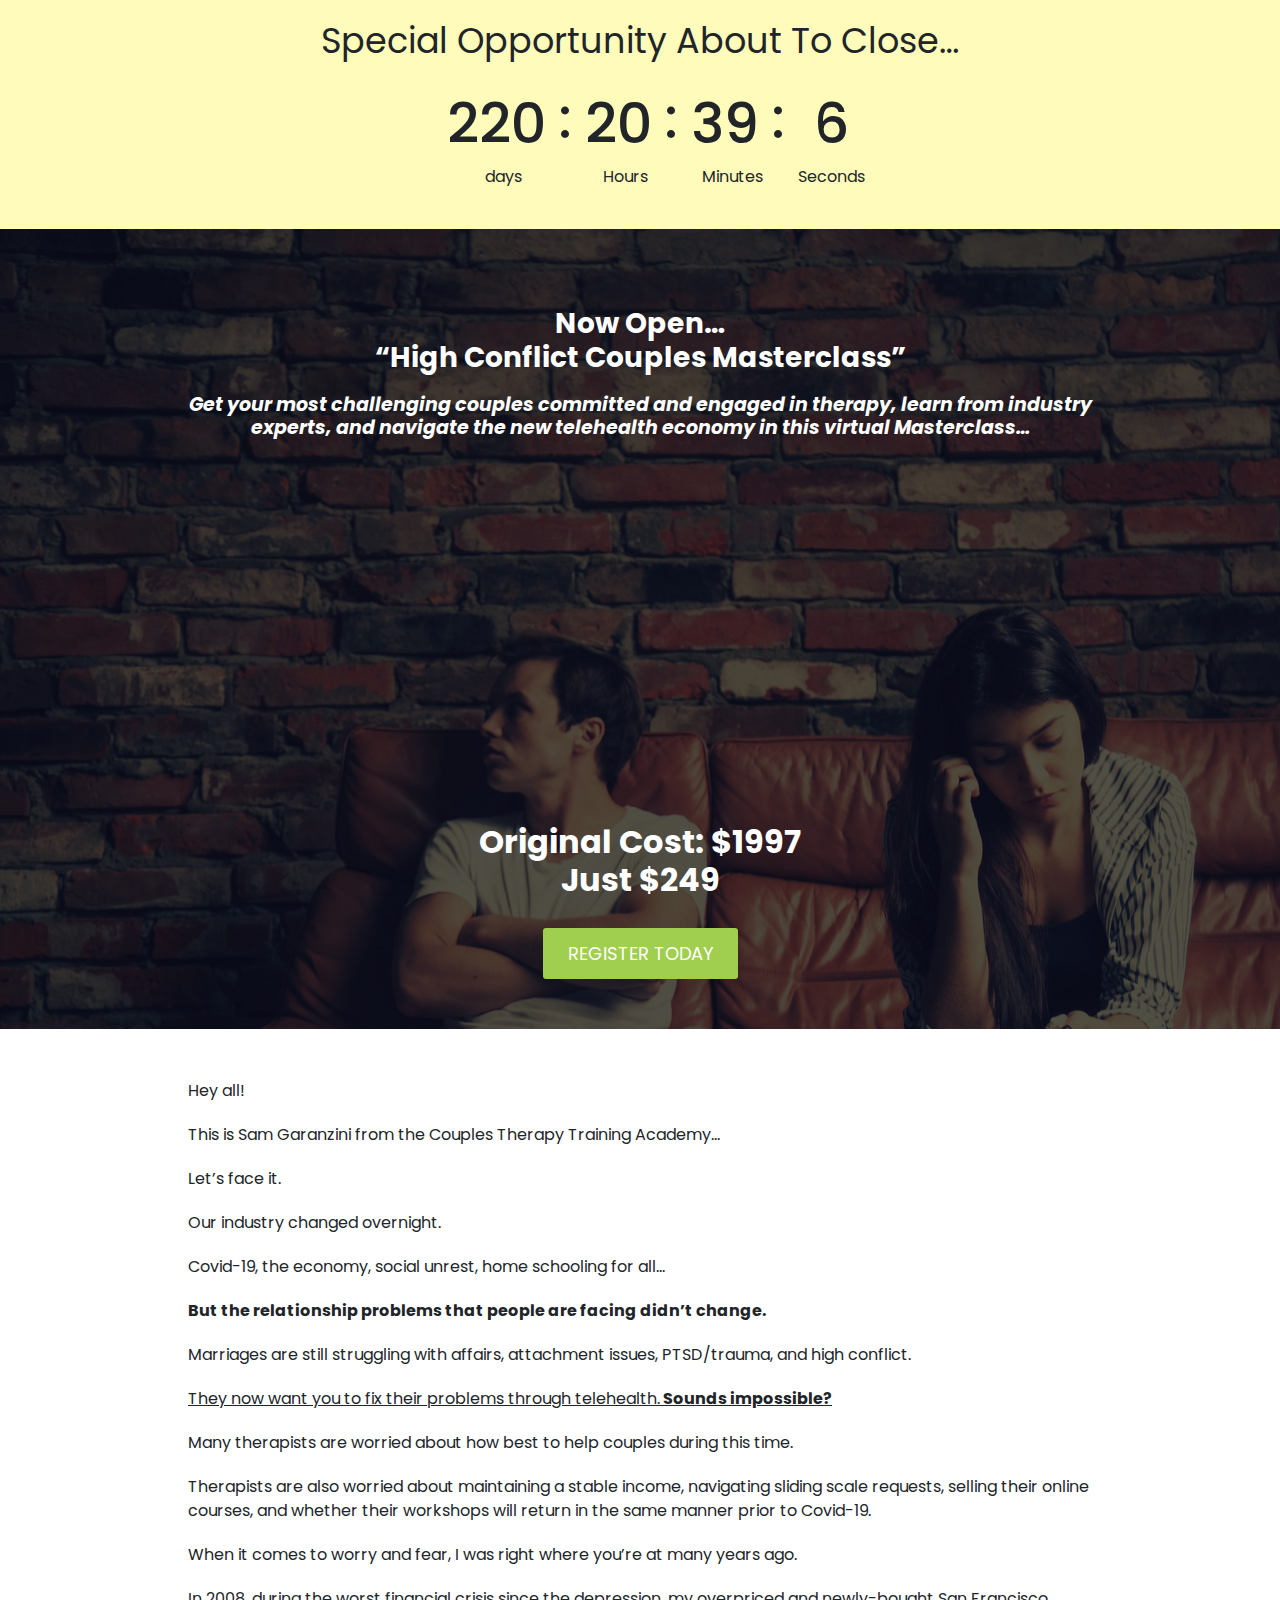
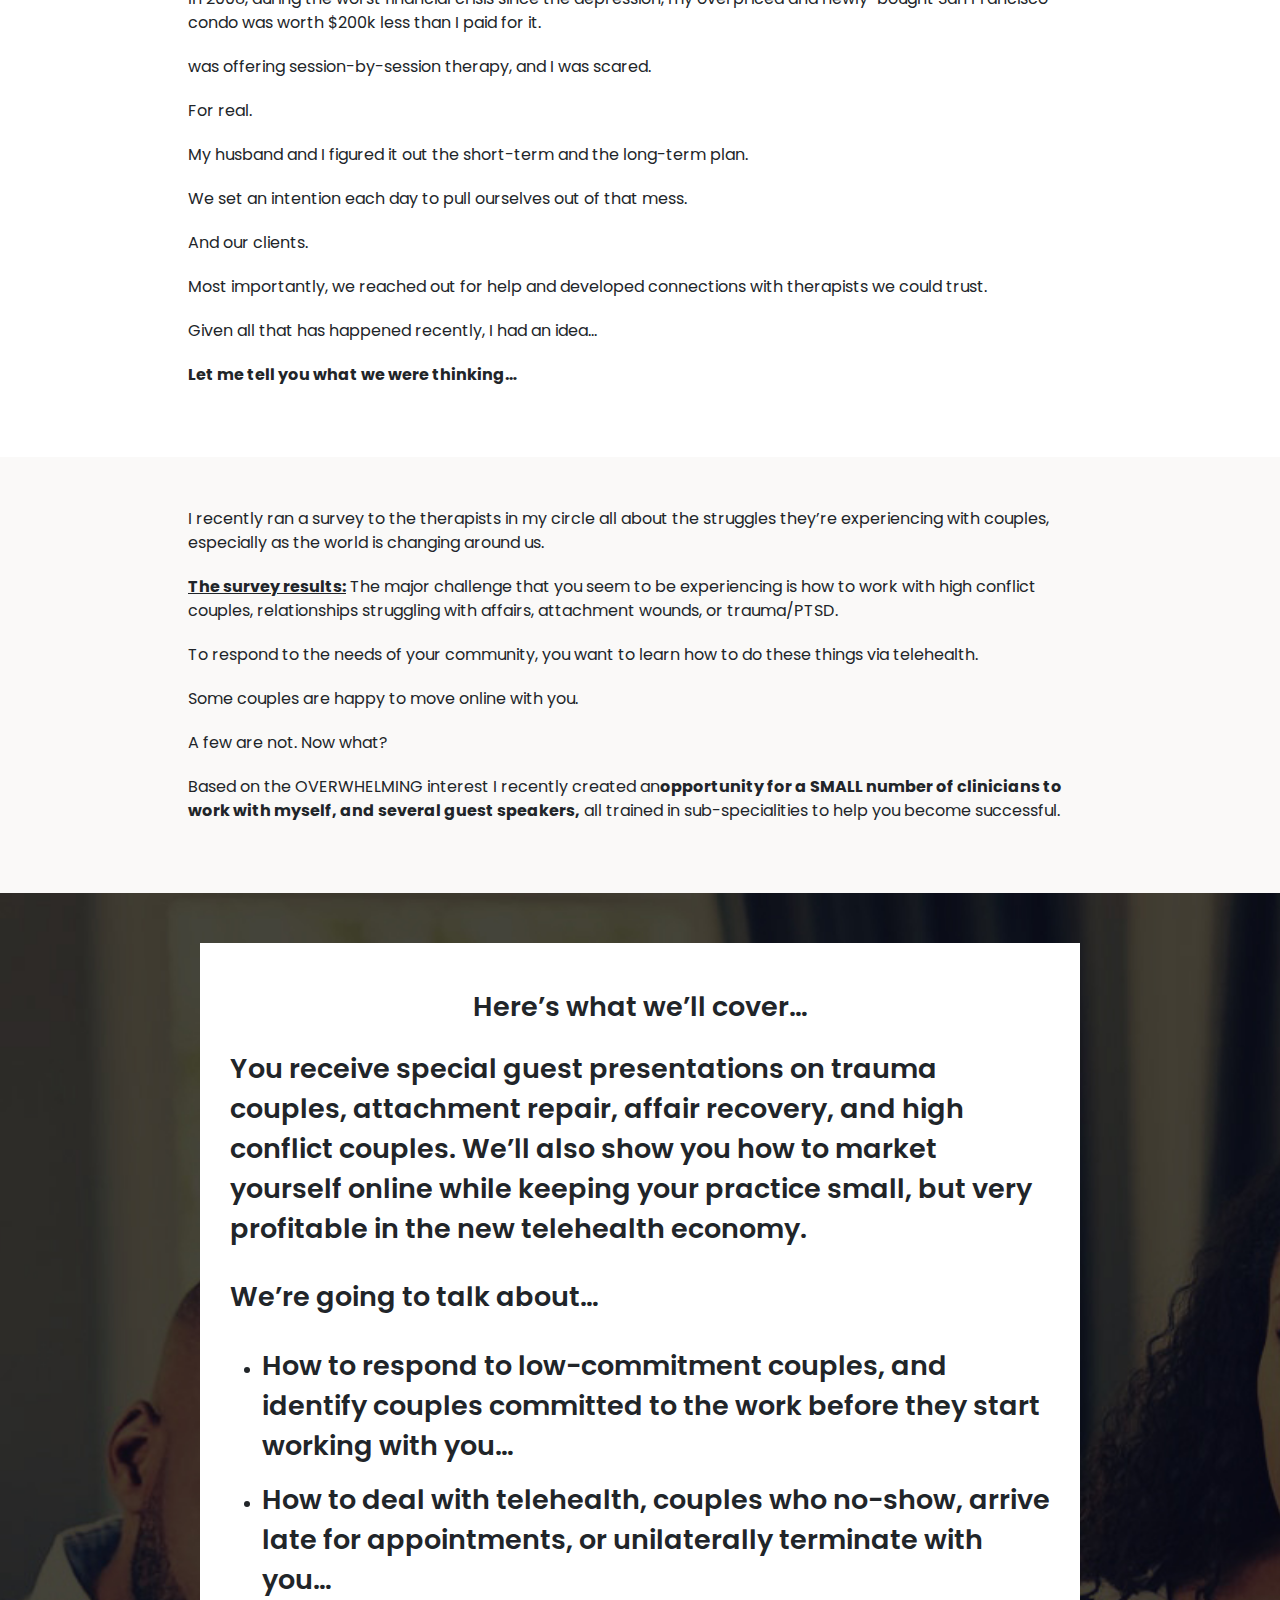
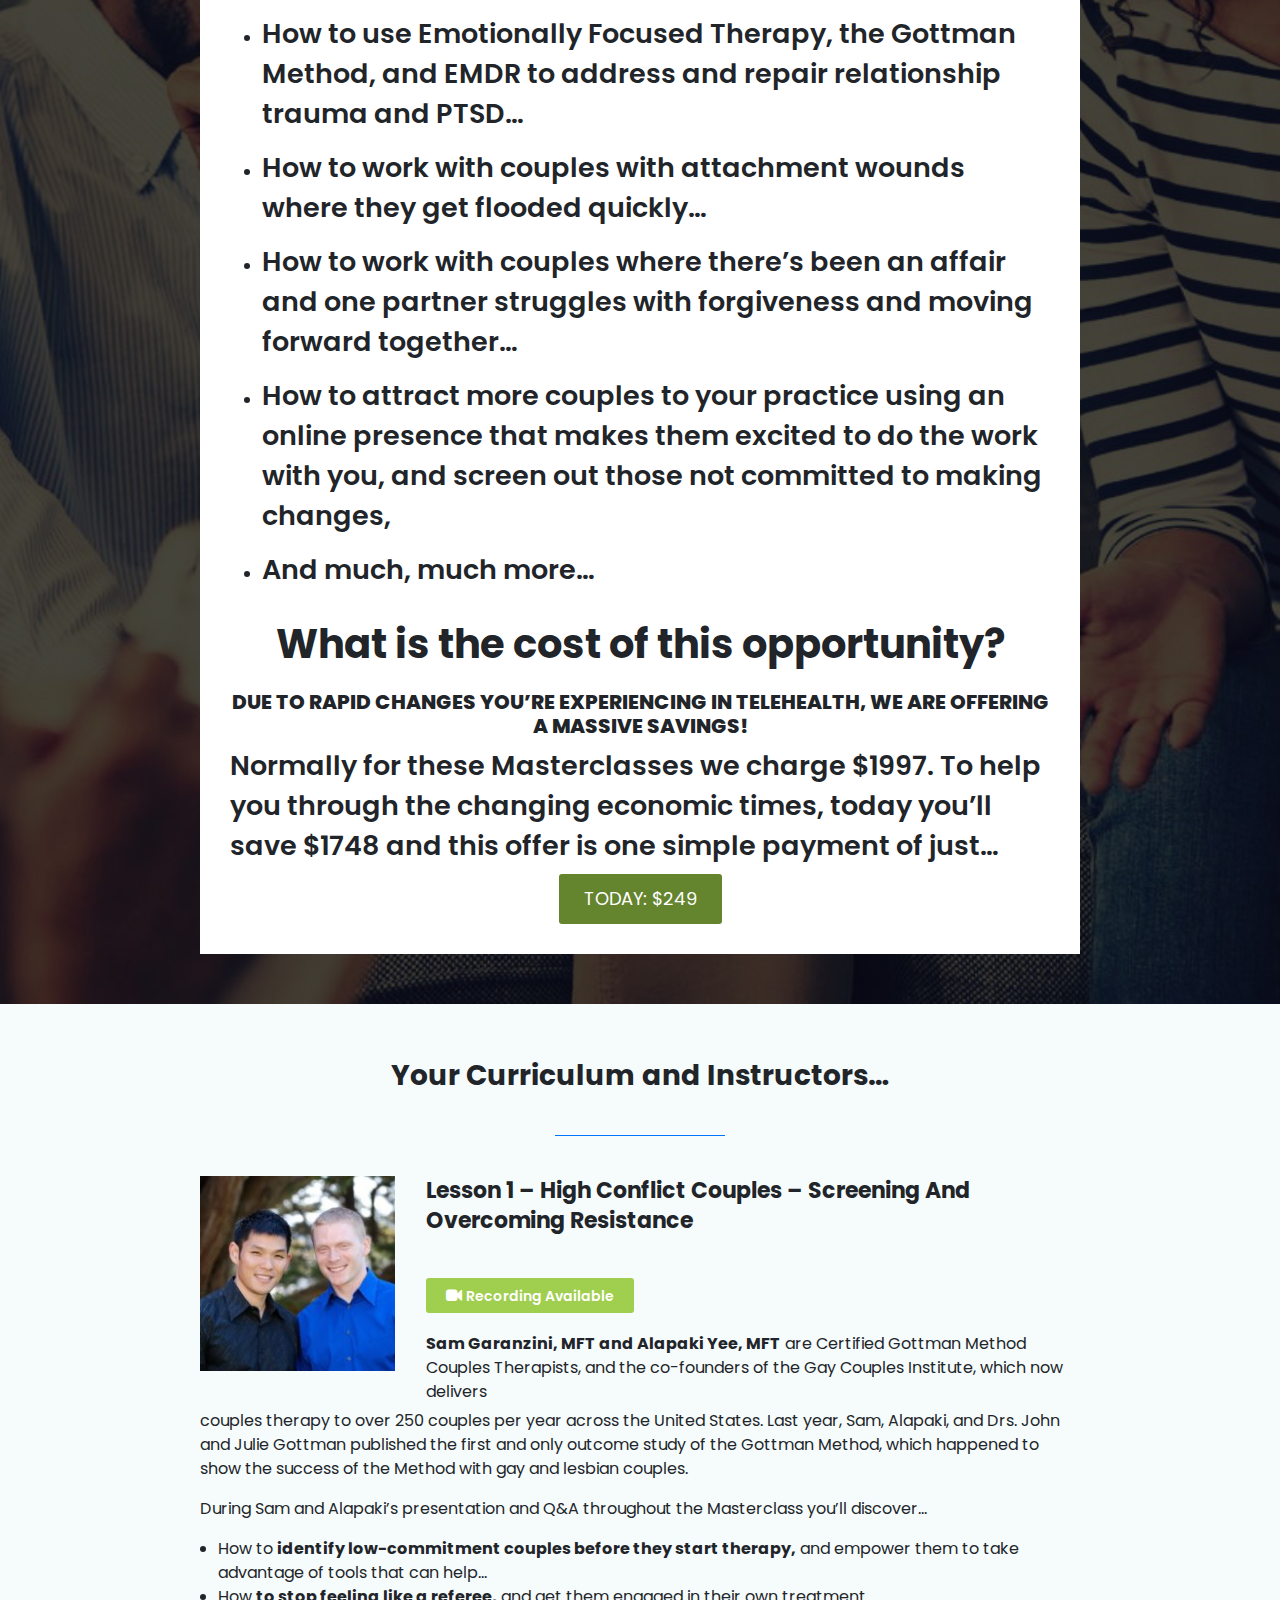
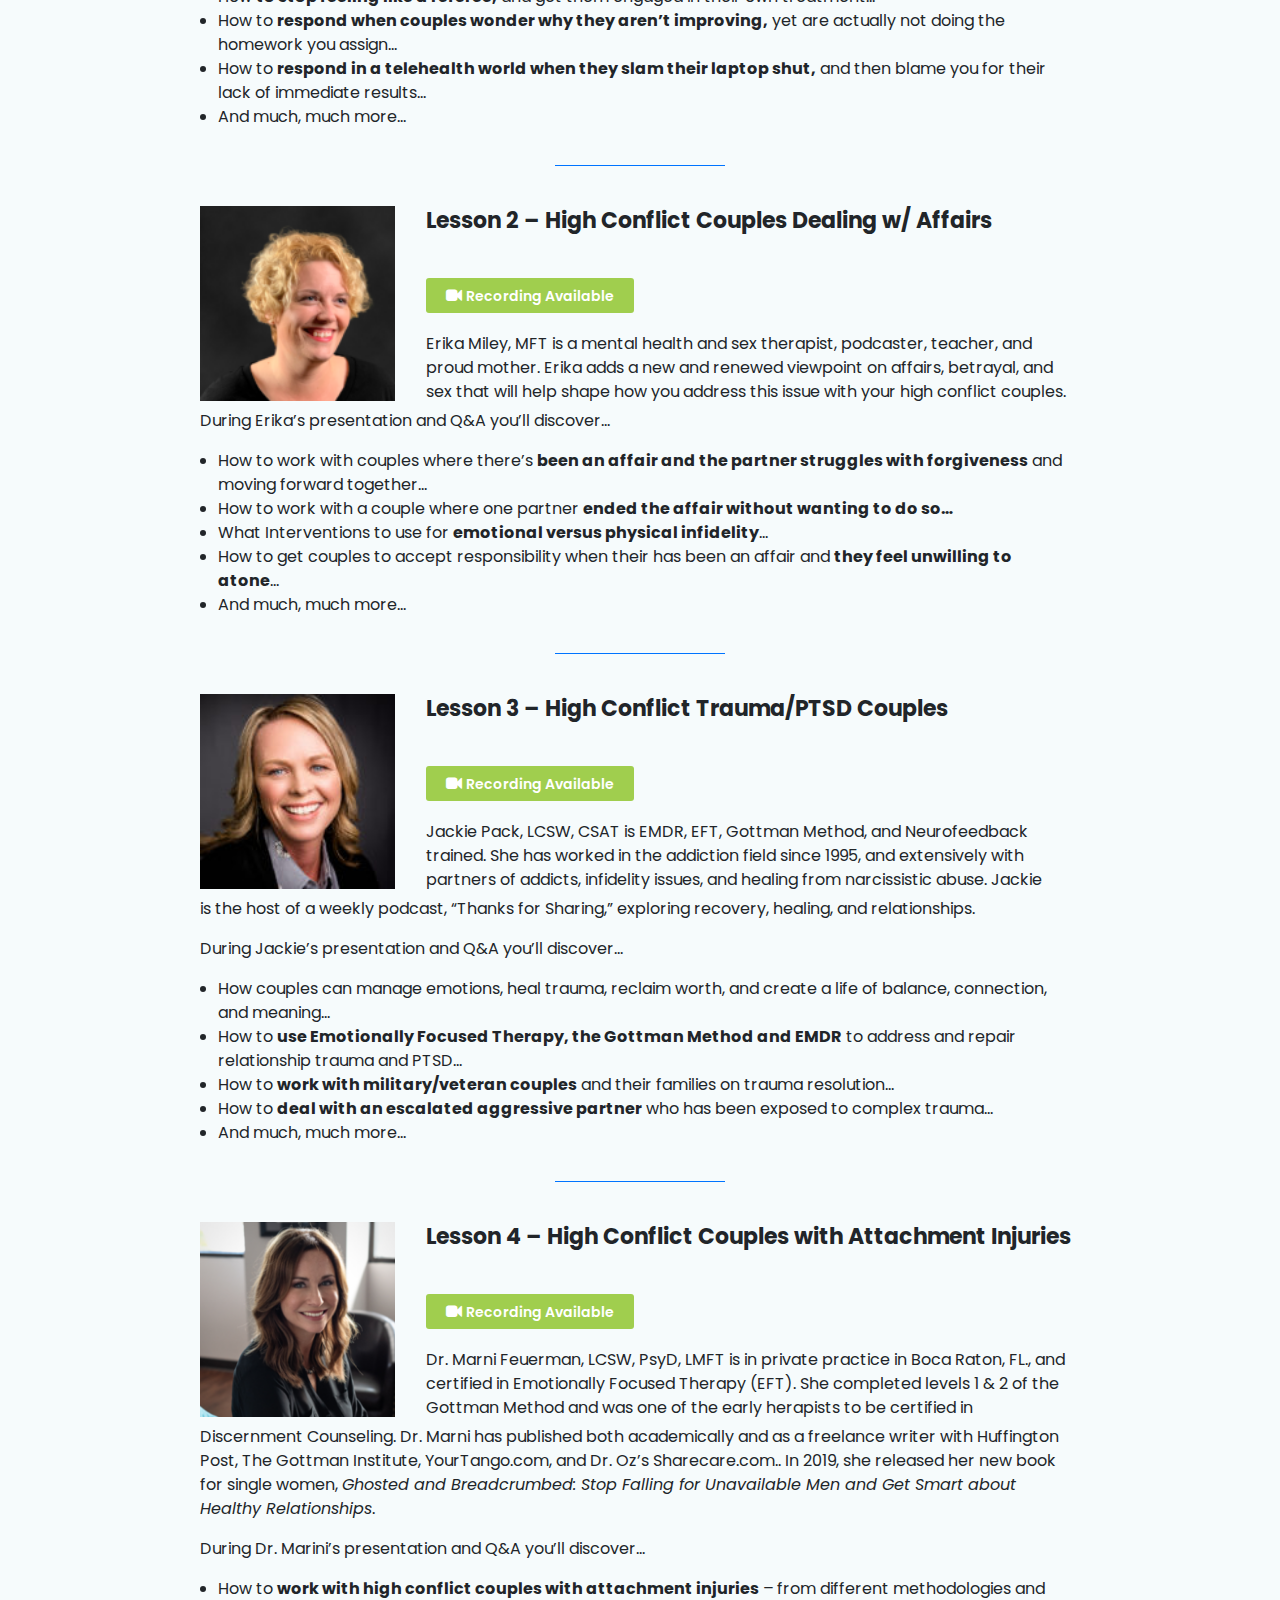
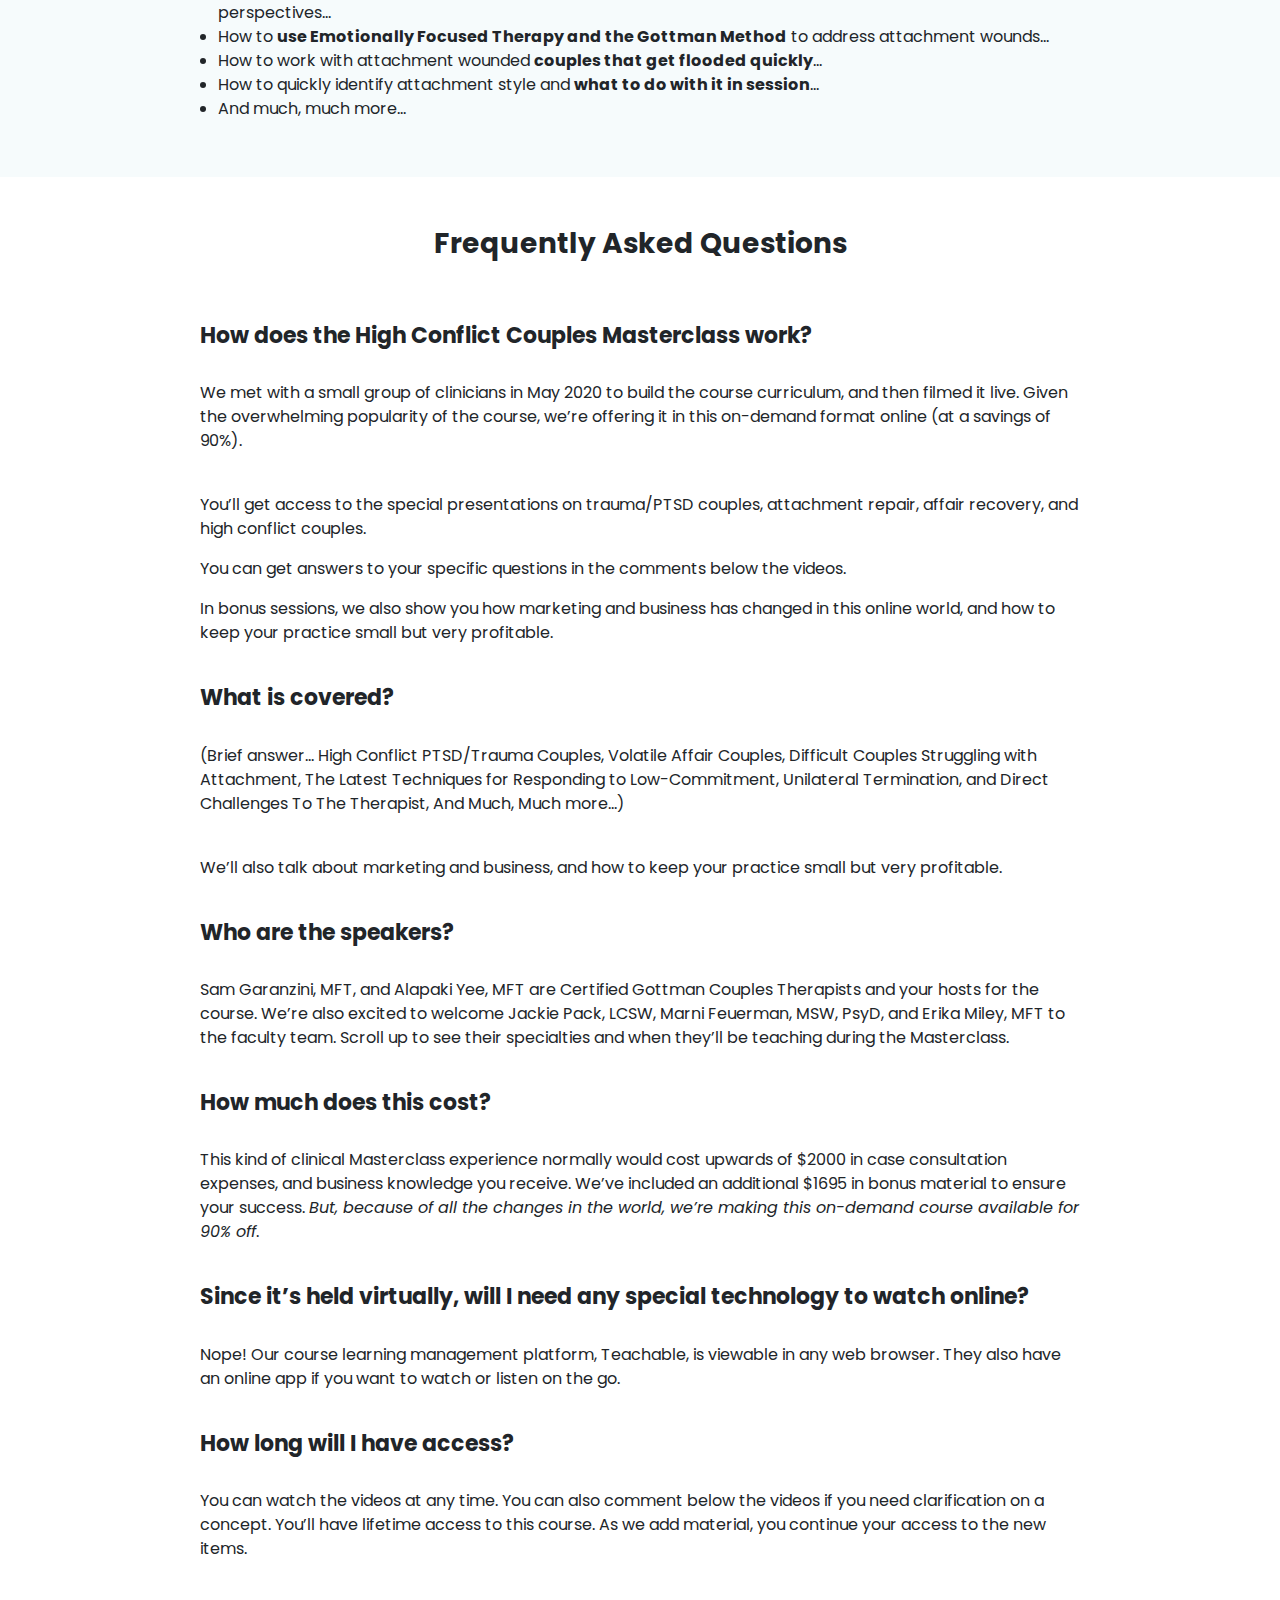
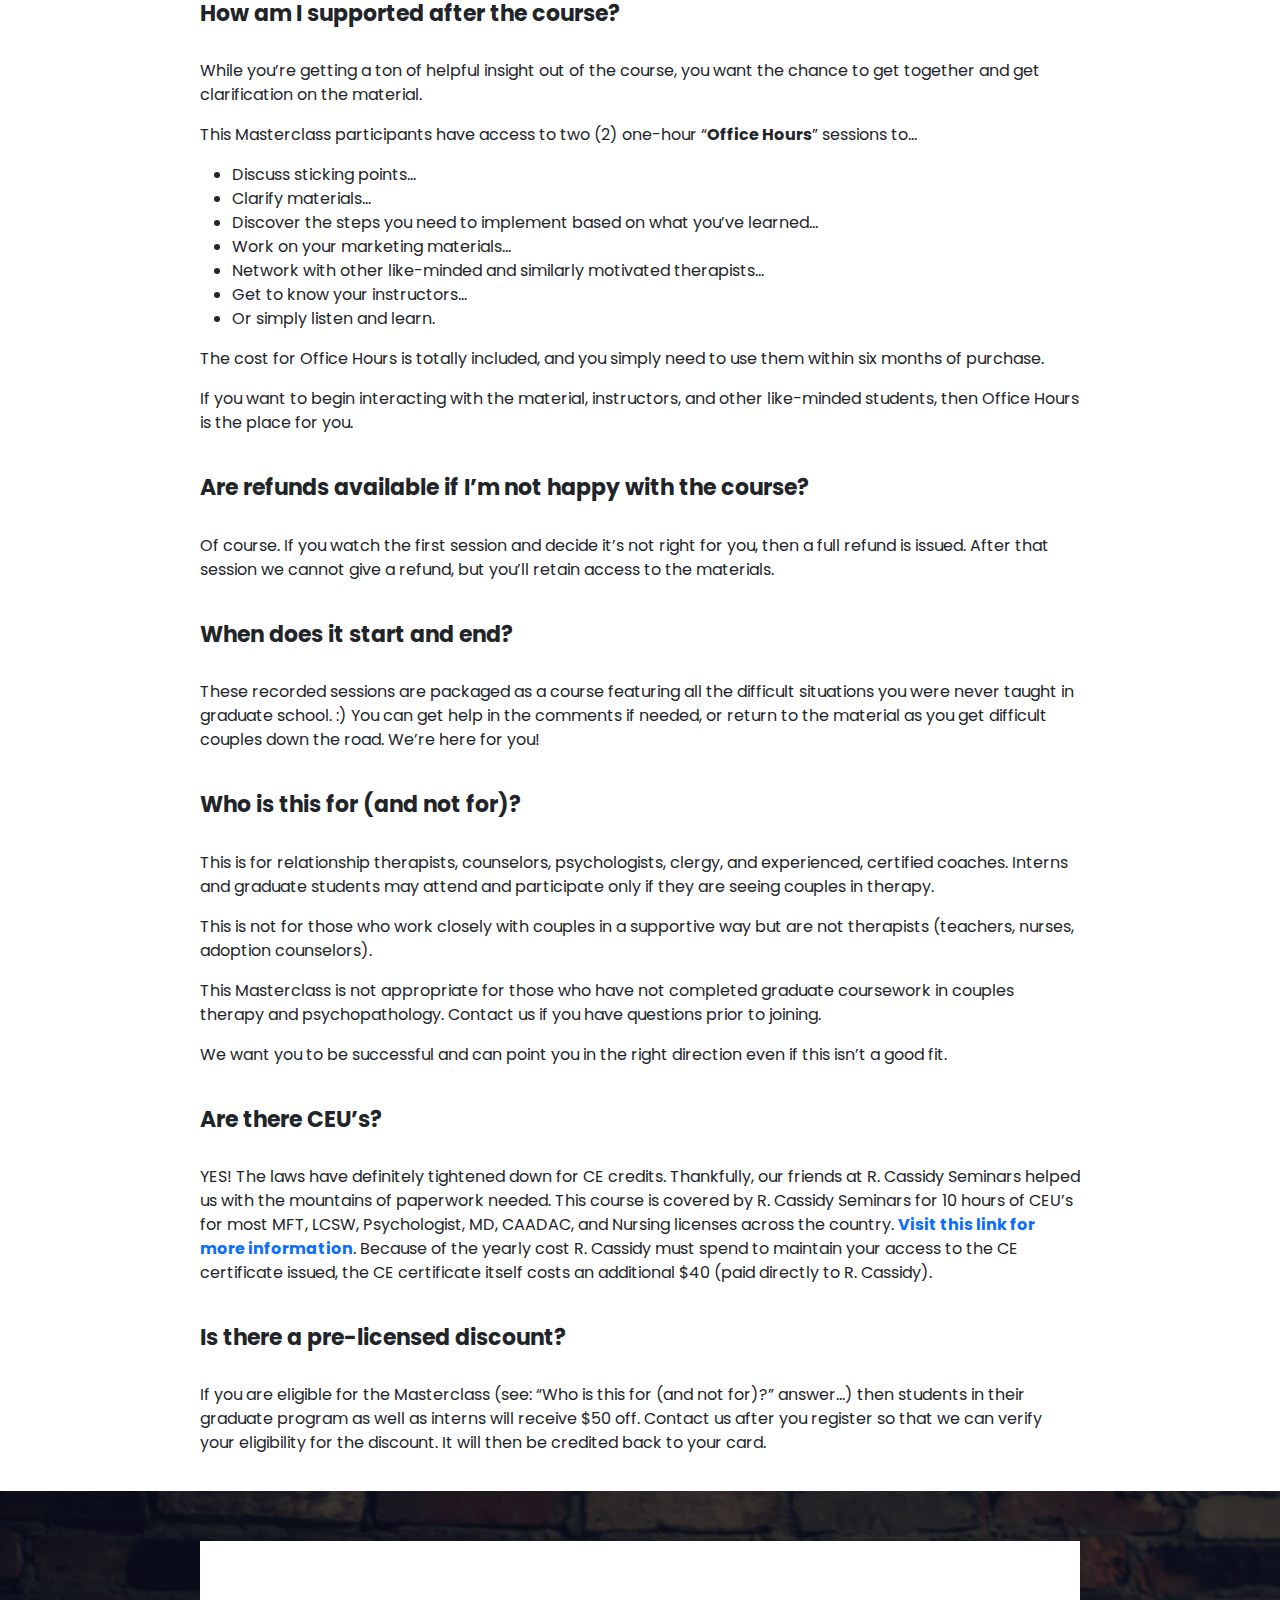
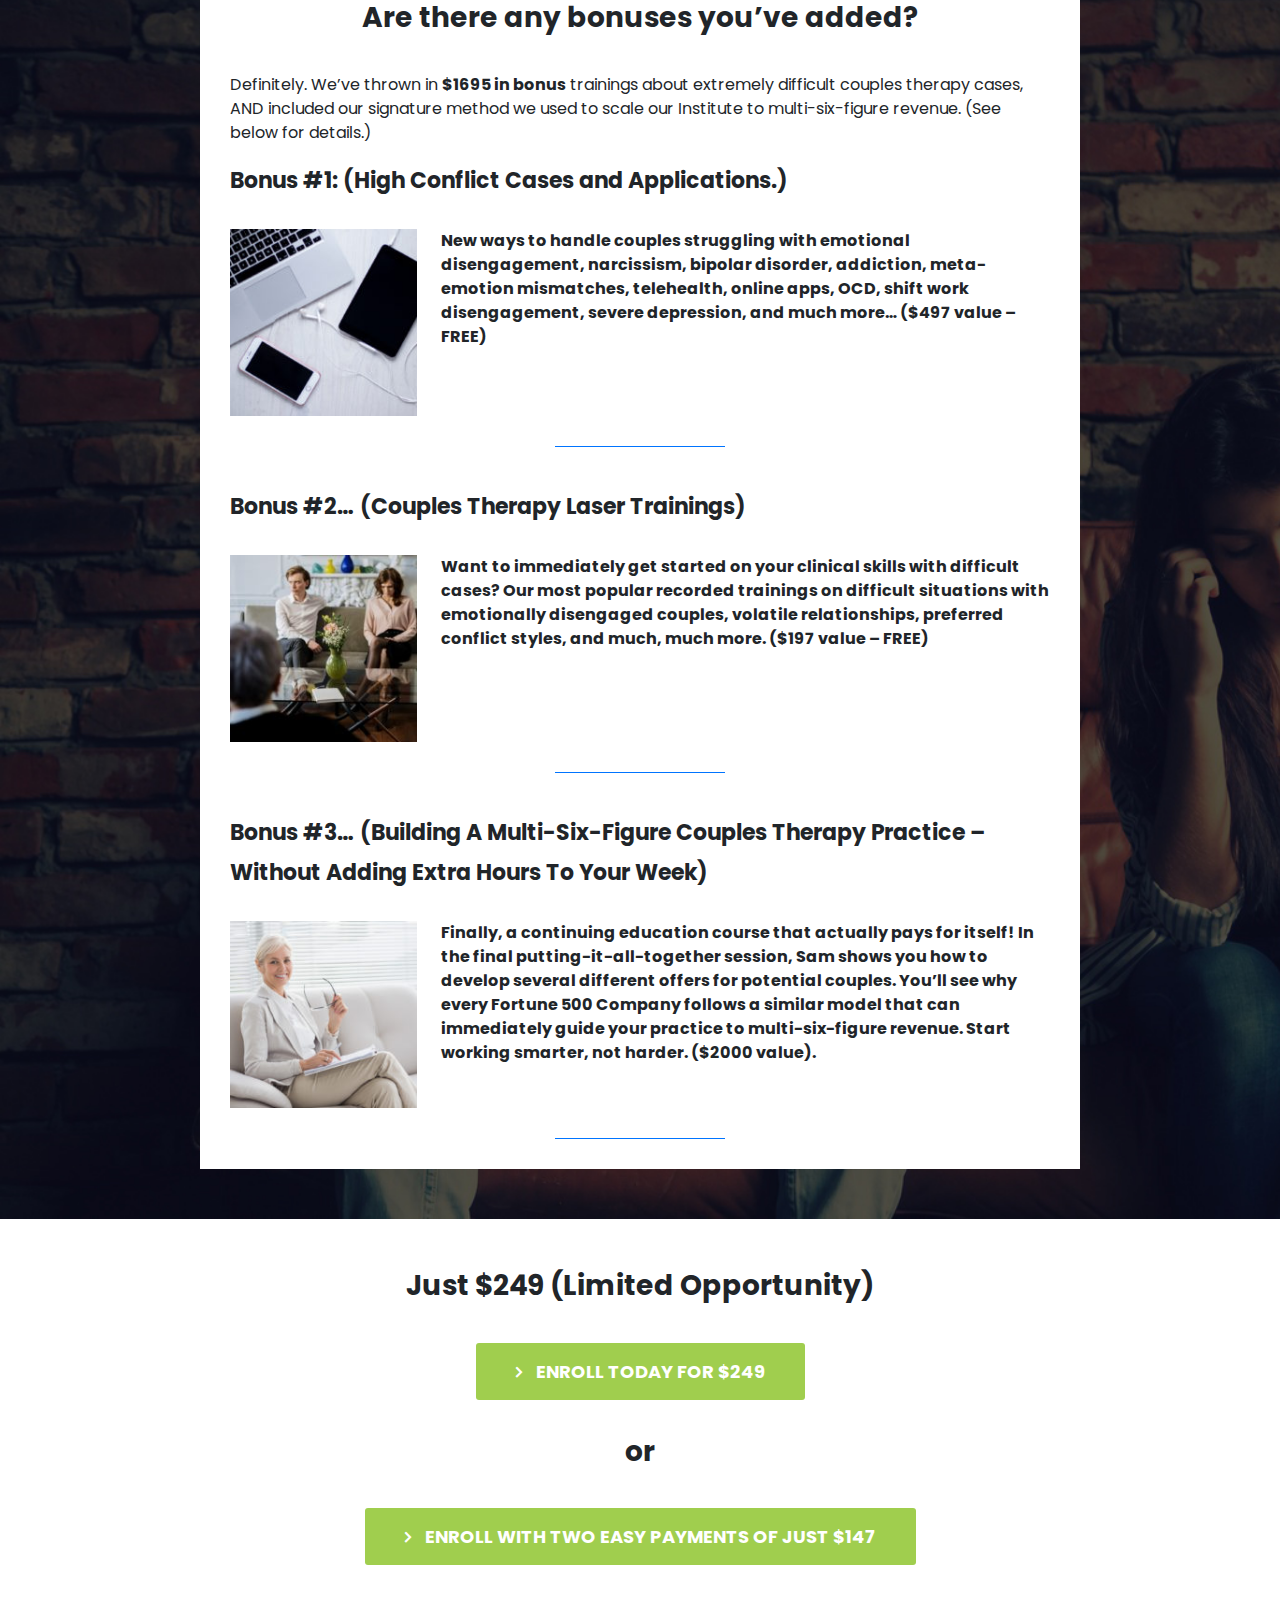
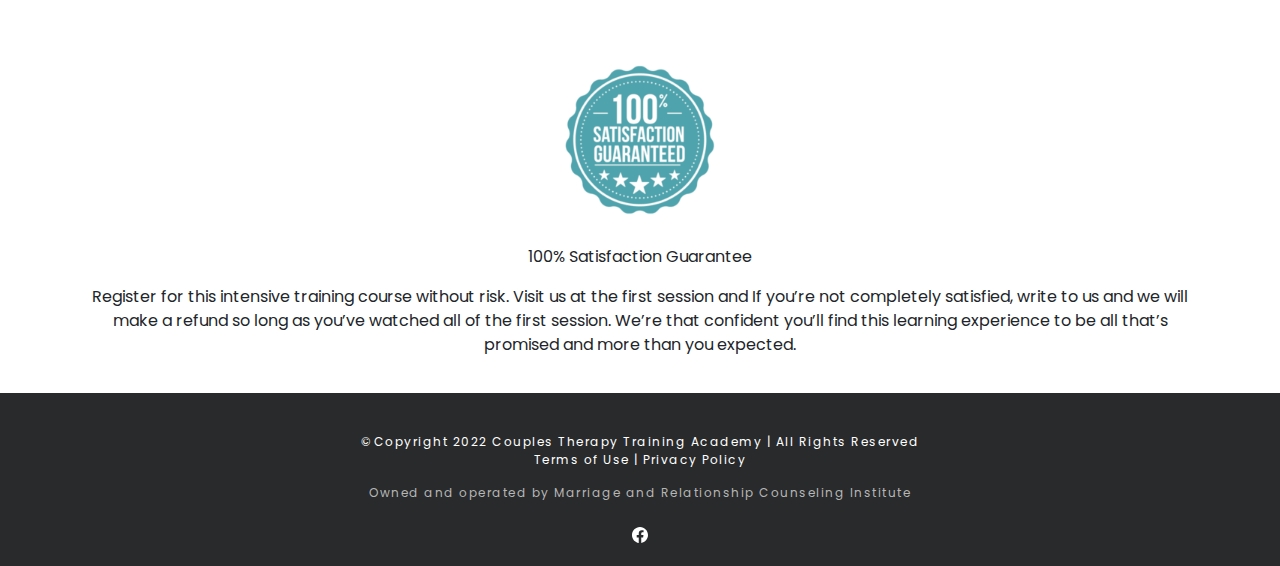
<file: couplestherapytraining/index.html>
<!DOCTYPE html>

<html>

<head>
    <meta charset="utf-8">
    <meta http-equiv="X-UA-Compatible" content="IE=edge">
    <title>hello</title>
    <meta name="description" content="">
    <meta name="viewport" content="width=device-width, initial-scale=1">
    <link rel="stylesheet" href="style.css">
    <link rel="preconnect" href="https://fonts.googleapis.com">
    <link rel="preconnect" href="https://fonts.googleapis.com">
    <link rel="preconnect" href="https://fonts.gstatic.com" crossorigin>
    <script src="myScript.js"></script>
    <link href="https://cdn.jsdelivr.net/npm/bootstrap@5.2.3/dist/css/bootstrap.min.css" rel="stylesheet">
    <link
        href="https://fonts.googleapis.com/css2?family=Poppins:ital,wght@0,100;0,200;0,300;0,400;0,500;0,600;0,700;0,800;1,100;1,200;1,300;1,400;1,500;1,600;1,700&display=swap"
        rel="stylesheet">
    <link rel="stylesheet" href="https://cdnjs.cloudflare.com/ajax/libs/font-awesome/4.7.0/css/font-awesome.min.css">

</head>

<body>
    <header>
        <div class="container-md">
            <div class="nav-time">
                <div class="nav-text ">
                    Special Opportunity About To Close…
                </div>
                <div id="countdown">
                    <ul>
                        <li><span class="timer" id="days"></span>days</li>
                        <li><span class="timer" id="hours"></span>Hours</li>
                        <li><span class="timer" id="minutes"></span>Minutes</li>
                        <li><span class="timer" id="seconds"></span>Seconds</li>
                    </ul>
                </div>
            </div>
        </div>
    </header>
    <div class="banner">
        <div class="container" style="width: 80%;	padding: 20px;	">
            <div class="row">
                <div class="banner-text ">
                    <h1>Now Open…</h1>
                    <h1>“High Conflict Couples Masterclass” </h1>
                    <h5>Get your most challenging couples committed and engaged in therapy, learn from industry experts,
                        and
                        navigate the new telehealth economy in this virtual Masterclass…</h5>
                </div>
                <div class="banner-vedio">
                    <iframe width="560" height="315" src="https://www.youtube.com/embed/D0UnqGm_miA"
                        title="YouTube video player" frameborder="0"
                        allow="accelerometer; autoplay; clipboard-write; encrypted-media; gyroscope; picture-in-picture; web-share"
                        allowfullscreen>
                    </iframe>
                    <h2>Original Cost: $1997<br> Just $249</h2>
                    <button onclick="window.location.href = '#';"> REGISTER TODAY </button>
                </div>
            </div>
        </div>
    </div>

    <div class="pera-text container" style="padding: 20px; width: 80%;">
        <div class="text-row">
            <p>Hey all!</p>
            <p>This is Sam Garanzini from the Couples Therapy Training Academy…</p>
            <p>Let’s face it.</p>
            <p>Our industry changed overnight.</p>
            <p>Covid-19, the economy, social unrest, home schooling for all…</p>
            <p><b>But the relationship problems that people are facing didn’t change.
                </b></p>
            <p>Marriages are still struggling with affairs, attachment issues, PTSD/trauma, and high conflict.
            </p>
            <p><u>They now want you to fix their problems through telehealth.<b> Sounds impossible?</b>
                </u></p>
            <p>Many therapists are worried about how best to help couples during this time.</p>
            <p>Therapists are also worried about maintaining a stable income, navigating sliding scale requests, selling
                their online courses, and whether their workshops will return in the same manner prior to Covid-19.</p>
            <p>When it comes to worry and fear, I was right where you’re at many years ago.</p>
            <p>In 2008, during the worst financial crisis since the depression, my overpriced and newly-bought San
                Francisco condo was worth $200k less than I paid for it.</p>
            <p>was offering session-by-session therapy, and I was scared.</p>
            <p>For real.</p>
            <p>My husband and I figured it out the short-term and the long-term plan.</p>
            <p>We set an intention each day to pull ourselves out of that mess.</p>
            <p>And our clients.</p>
            <p>Most importantly, we reached out for help and developed connections with therapists we could trust.</p>
            <p>Given all that has happened recently, I had an idea…</p>
            <p><b>Let me tell you what we were thinking…</b></p>
        </div>
    </div>
    <div class="pera-text bckgrnd-color" style="background-color: #FAF9F8;">
        <div class="container" style="padding: 20px; width: 80%;">
            <div class="text-row">
                <p>I recently ran a survey to the therapists in my circle all about the struggles they’re experiencing
                    with
                    couples, especially as the world is changing around us.</p>
                <p><u><b>The survey results:</b></u> The major challenge that you seem to be experiencing is how to work
                    with high conflict couples, relationships struggling with affairs, attachment wounds, or
                    trauma/PTSD.</p>
                <p>To respond to the needs of your community, you want to learn how to do these things via telehealth.
                </p>
                <p>Some couples are happy to move online with you.</p>
                <p>A few are not. Now what?</p>
                <p>Based on the OVERWHELMING interest I recently created an<b>opportunity for a SMALL number of
                        clinicians to work with myself, and several guest speakers,</b> all trained in sub-specialities
                    to help you become successful.
                </p>
            </div>
        </div>
    </div>
    <section>
        <div class="banner2">
            <div class="container" style="padding: 20px;">
                <div class="banner2-text ">
                    <h3 style="text-align: center; padding: 14px;">Here’s what we’ll cover…</h3>
                    <h3>You receive special guest presentations on trauma couples, attachment repair, affair recovery,
                        and high conflict couples. We’ll also show you how to market yourself online while keeping your
                        practice small, but very profitable in the new telehealth economy.
                    </h3>
                    <div class="banner2-text-next-heading">
                        <h3>We’re going to talk about…</h3>
                    </div>
                    <ul>
                        <li>
                            <h3>How to respond to low-commitment couples, and identify couples committed to the work
                                before they start working with you…</h3>
                        </li>
                        <li>
                            <h3>How to deal with telehealth, couples who no-show, arrive late for appointments, or
                                unilaterally terminate with you…</h3>
                        </li>
                        <li>
                            <h3>How to use Emotionally Focused Therapy, the Gottman Method, and EMDR to address and
                                repair relationship trauma and PTSD…</h3>
                        </li>
                        <li>
                            <h3>How to work with couples with attachment wounds where they get flooded quickly…</h3>
                        </li>
                        <li>
                            <h3>How to work with couples where there’s been an affair and one partner struggles with
                                forgiveness and moving forward together…</h3>
                        </li>
                        <li>
                            <h3>How to attract more couples to your practice using an online presence that makes them
                                excited to do the work with you, and screen out those not committed to making changes,
                            </h3>
                        </li>
                        <li>
                            <h3>And much, much more…</h3>
                        </li>
                    </ul>
                    <h1 style="text-align: center; padding: 14px; font-weight: 700;">What is the cost of this
                        opportunity?</h1>
                    <h5 style="text-align: center;     font-weight: 800; ">DUE TO RAPID CHANGES YOU’RE EXPERIENCING IN
                        TELEHEALTH, WE ARE
                        OFFERING A MASSIVE SAVINGS!</h5>
                    <h3>Normally for these Masterclasses we charge $1997. To help you through the changing economic
                        times, today you’ll save $1748 and this offer is one simple payment of just…</h3>
                    <button onclick="window.location.href = '#';"> TODAY: $249 </button>
                </div>

            </div>
        </div>
    </section>
    <section>
        <div class="curriculum-instructors">
            <div class="container" style="padding: 20px;">
                <h2 class="text-center">Your Curriculum and Instructors…</h2>
                <div class="profile-sec">
                    <div class="profile-main">
                        <div class="row">
                            <div class="col-lg-3 col-md-3 col-sm-3">
                                <img src="img/sam-alapaki.jpg" class="img-fluid" style="width:195px;">
                            </div>
                            <div class="col-lg-9 col-md-9 col-sm-9">
                                <h4>Lesson 1 – High Conflict Couples – Screening And Overcoming Resistance</h4>
                                <a class="recoding-btn"><i class="fa fa-video-camera" aria-hidden="true"></i>
                                    <span>Recording Available</span></a><br /><br />
                                <p class="conflict-para"><strong>Sam Garanzini, MFT and Alapaki Yee, MFT</strong> are
                                    Certified Gottman Method Couples Therapists, and the co-founders of the Gay Couples
                                    Institute, which now delivers </p>
                            </div>
                            <p>couples therapy to over 250 couples per year across the United States. Last year, Sam,
                                Alapaki, and Drs. John and Julie Gottman published the first and only outcome study of
                                the Gottman Method, which happened to show the success of the Method with gay and
                                lesbian couples.</p>
                            <p>During Sam and Alapaki’s presentation and Q&A throughout the Masterclass you’ll discover…
                            </p>
                            <ul style="padding:0 30px;">
                                <li>How to <strong>identify low-commitment couples before they start therapy,</strong>
                                    and empower them to take advantage of tools that can help…</li>
                                <li>How <strong>to stop feeling like a referee,</strong> and get them engaged in their
                                    own treatment…</li>
                                <li>How to <strong>respond when couples wonder why they aren’t improving,</strong> yet
                                    are actually not doing the homework you assign…</li>
                                <li>How to <strong>respond in a telehealth world when they slam their laptop
                                        shut,</strong> and then blame you for their lack of immediate results…</li>
                                <li>And much, much more…</li>
                            </ul>
                        </div>
                    </div>
                </div>
                <div class="profile-sec">
                    <div class="profile-main">
                        <div class="row">
                            <div class="col-lg-3 col-md-3 col-sm-3">
                                <img src="img/erika-Copy.png" class="img-fluid" style="width:195px;">
                            </div>
                            <div class="col-lg-9 col-md-9 col-sm-9">
                                <h4>Lesson 2 – High Conflict Couples Dealing w/ Affairs</h4>
                                <a class="recoding-btn"><i class="fa fa-video-camera" aria-hidden="true"></i>
                                    <span>Recording Available</span></a><br /><br />
                                <p class="conflict-para">Erika Miley, MFT is a mental health and sex therapist,
                                    podcaster, teacher, and proud mother. Erika adds a new and renewed viewpoint on
                                    affairs, betrayal, and sex that will help shape how you address this issue with your
                                    high conflict couples.</p>
                            </div>

                            <p>During Erika’s presentation and Q&A you’ll discover…</p>
                            <ul style="padding:0 30px;">
                                <li>How to work with couples where there’s <strong>been an affair and the partner
                                        struggles with forgiveness</strong> and moving forward together…</li>
                                <li>How to work with a couple where one partner <strong>ended the affair without wanting
                                        to do so…</strong></li>
                                <li>What Interventions to use for <strong>emotional versus physical infidelity</strong>…
                                </li>
                                <li>How to get couples to accept responsibility when their has been an affair and
                                    <strong>they feel unwilling to atone</strong>…
                                </li>
                                <li>And much, much more…</li>
                            </ul>
                        </div>
                    </div>
                </div>
                <div class="profile-sec">
                    <div class="profile-main">
                        <div class="row">
                            <div class="col-lg-3 col-md-3 col-sm-3">
                                <img src="img/Jackie-Pack.jpg" class="img-fluid" style="width:195px;">
                            </div>
                            <div class="col-lg-9 col-md-9 col-sm-9">
                                <h4>Lesson 3 – High Conflict Trauma/PTSD Couples</h4>
                                <a class="recoding-btn"><i class="fa fa-video-camera" aria-hidden="true"></i>
                                    <span>Recording Available</span></a><br /><br />
                                <p class="conflict-para">Jackie Pack, LCSW, CSAT is EMDR, EFT, Gottman Method, and
                                    Neurofeedback trained. She has worked in the addiction field since 1995, and
                                    extensively with partners of addicts, infidelity issues, and healing from
                                    narcissistic abuse. Jackie</p>
                            </div>
                            <p>is the host of a weekly podcast, “Thanks for Sharing,” exploring recovery, healing, and
                                relationships.</p>
                            <p>During Jackie’s presentation and Q&A you’ll discover…</p>
                            <ul style="padding:0 30px;">
                                <li>How couples can manage emotions, heal trauma, reclaim worth, and create a life of
                                    balance, connection, and meaning…</li>
                                <li>How to <strong>use Emotionally Focused Therapy, the Gottman Method and EMDR</strong>
                                    to address and repair relationship trauma and PTSD…</li>
                                <li>How to <strong>work with military/veteran couples</strong> and their families on
                                    trauma resolution…</li>
                                <li>How to <strong>deal with an escalated aggressive partner</strong> who has been
                                    exposed to complex trauma…</li>
                                <li>And much, much more…</li>
                            </ul>
                        </div>
                    </div>
                </div>
                <div class="profile-sec">
                    <div class="profile-main">
                        <div class="row">
                            <div class="col-lg-3 col-md-3 col-sm-3">
                                <img src="img/Marni-Feuerman.png" class="img-fluid" style="width:195px;">
                            </div>
                            <div class="col-lg-9 col-md-9 col-sm-9">
                                <h4>Lesson 4 – High Conflict Couples with Attachment Injuries</h4>
                                <a class="recoding-btn"><i class="fa fa-video-camera" aria-hidden="true"></i>
                                    <span>Recording Available</span></a><br /><br />
                                <p class="conflict-para">Dr. Marni Feuerman, LCSW, PsyD, LMFT is in private practice in
                                    Boca Raton, FL., and certified in Emotionally Focused Therapy (EFT). She completed
                                    levels 1 & 2 of the Gottman Method and was one of the early herapists to be
                                    certified in </p>
                            </div>
                            <p>Discernment Counseling. Dr. Marni has published both academically and as a freelance
                                writer with Huffington Post, The Gottman Institute, YourTango.com, and Dr. Oz’s
                                Sharecare.com.. In 2019, she released her new book for single women, <i>Ghosted and
                                    Breadcrumbed: Stop Falling for Unavailable Men and Get Smart about Healthy
                                    Relationships</i>.</p>
                            <p>During Dr. Marini’s presentation and Q&A you’ll discover…</p>
                            <ul style="padding:0 30px;">
                                <li>How to <strong>work with high conflict couples with attachment injuries</strong> –
                                    from different methodologies and perspectives…</li>
                                <li>How to <strong>use Emotionally Focused Therapy and the Gottman Method</strong> to
                                    address attachment wounds…</li>
                                <li>How to work with attachment wounded <strong>couples that get flooded
                                        quickly</strong>…</li>
                                <li>How to quickly identify attachment style and <strong>what to do with it in
                                        session</strong>…</li>
                                <li>And much, much more…</li>
                            </ul>
                        </div>
                    </div>
                </div>
            </div>
        </div>
    </section>
    <section>
        <div class="main-faq">
            <div class="container" style="padding: 20px;">
                <h2 class="text-center">Frequently Asked Questions</h2>
                <div class="faq-text">
                    <br />
                    <h3>How does the High Conflict Couples Masterclass work?</h3><br />
                    <p>We met with a small group of clinicians in May 2020 to build the course curriculum, and then
                        filmed it live. Given the overwhelming popularity of the course, we’re offering it in this
                        on-demand format online (at a savings of 90%).</p><br />
                    <p>You’ll get access to the special presentations on trauma/PTSD couples, attachment repair, affair
                        recovery, and high conflict couples.</p>
                    <p>You can get answers to your specific questions in the comments below the videos.</p>
                    <p>In bonus sessions, we also show you how marketing and business has changed in this online world,
                        and how to keep your practice small but very profitable.</p>
                </div>
                <div class="faq-text">
                    <br />
                    <h3>What is covered?</h3><br />
                    <p>(Brief answer… High Conflict PTSD/Trauma Couples, Volatile Affair Couples, Difficult Couples
                        Struggling with Attachment, The Latest Techniques for Responding to Low-Commitment, Unilateral
                        Termination, and Direct Challenges To The Therapist, And Much, Much more…)</p><br />
                    <p>We’ll also talk about marketing and business, and how to keep your practice small but very
                        profitable.</p>

                </div>
                <div class="faq-text">
                    <br />
                    <h3>Who are the speakers?</h3><br />
                    <p>Sam Garanzini, MFT, and Alapaki Yee, MFT are Certified Gottman Couples Therapists and your hosts
                        for the course. We’re also excited to welcome Jackie Pack, LCSW, Marni Feuerman, MSW, PsyD, and
                        Erika Miley, MFT to the faculty team. Scroll up to see their specialties and when they’ll be
                        teaching during the Masterclass.</p>

                </div>
                <div class="faq-text">
                    <br />
                    <h3>How much does this cost?</h3><br />
                    <p>This kind of clinical Masterclass experience normally would cost upwards of $2000 in case
                        consultation expenses, and business knowledge you receive. We’ve included an additional $1695 in
                        bonus material to ensure your success. <i>But, because of all the changes in the world, we’re
                            making this on-demand course available for 90% off</i>.</p>

                </div>
                <div class="faq-text">
                    <br />
                    <h3>Since it’s held virtually, will I need any special technology to watch online?</h3><br />
                    <p>Nope! Our course learning management platform, Teachable, is viewable in any web browser. They
                        also have an online app if you want to watch or listen on the go.</p>

                </div>
                <div class="faq-text">
                    <br />
                    <h3>How long will I have access?</h3><br />
                    <p>You can watch the videos at any time. You can also comment below the videos if you need
                        clarification on a concept. You’ll have lifetime access to this course. As we add material, you
                        continue your access to the new items.</p>

                </div>
                <div class="faq-text">
                    <br />
                    <h3>How am I supported after the course?</h3><br />
                    <p>While you’re getting a ton of helpful insight out of the course, you want the chance to get
                        together and get clarification on the material.</p>
                    <p>This Masterclass participants have access to two (2) one-hour “<strong>Office Hours</strong>”
                        sessions to…</p>
                    <ul>
                        <li>Discuss sticking points…</li>
                        <li>Clarify materials…</li>
                        <li>Discover the steps you need to implement based on what you’ve learned…</li>
                        <li>Work on your marketing materials…</li>
                        <li>Network with other like-minded and similarly motivated therapists…</li>
                        <li>Get to know your instructors…</li>
                        <li>Or simply listen and learn.</li>
                    </ul>
                    <p>The cost for Office Hours is totally included, and you simply need to use them within six months
                        of purchase.</p>
                    <p>If you want to begin interacting with the material, instructors, and other like-minded students,
                        then Office Hours is the place for you.</p>
                </div>
                <div class="faq-text">
                    <br />
                    <h3>Are refunds available if I’m not happy with the course?</h3><br />
                    <p>Of course. If you watch the first session and decide it’s not right for you, then a full refund
                        is issued. After that session we cannot give a refund, but you’ll retain access to the
                        materials.</p>

                </div>
                <div class="faq-text">
                    <br />
                    <h3>When does it start and end?</h3><br />
                    <p>These recorded sessions are packaged as a course featuring all the difficult situations you were
                        never taught in graduate school. :) You can get help in the comments if needed, or return to the
                        material as you get difficult couples down the road. We’re here for you!</p>
                </div>
                <div class="faq-text">
                    <br />
                    <h3>Who is this for (and not for)?</h3><br />
                    <p>This is for relationship therapists, counselors, psychologists, clergy, and experienced,
                        certified coaches. Interns and graduate students may attend and participate only if they are
                        seeing couples in therapy.</p>
                    <p>This is not for those who work closely with couples in a supportive way but are not therapists
                        (teachers, nurses, adoption counselors).</p>
                    <p>This Masterclass is not appropriate for those who have not completed graduate coursework in
                        couples therapy and psychopathology. Contact us if you have questions prior to joining.</p>
                    <p>We want you to be successful and can point you in the right direction even if this isn’t a good
                        fit.</p>
                </div>
                <div class="faq-text">
                    <br />
                    <h3>Are there CEU’s?</h3><br />
                    <p>YES! The laws have definitely tightened down for CE credits. Thankfully, our friends at R.
                        Cassidy Seminars helped us with the mountains of paperwork needed. This course is covered by R.
                        Cassidy Seminars for 10 hours of CEU’s for most MFT, LCSW, Psychologist, MD, CAADAC, and Nursing
                        licenses across the country. <a
                            href="https://www.academeca.com/CEUReg/SeminarInfo.aspx?seminarId=3338"
                            style="text-decoration: none;"><strong>Visit this link for more information</strong></a>.
                        Because of the yearly cost R. Cassidy must spend to maintain your access to the CE certificate
                        issued, the CE certificate itself costs an additional $40 (paid directly to R. Cassidy).</p>

                </div>
                <div class="faq-text">
                    <br />
                    <h3>Is there a pre-licensed discount?</h3><br />
                    <p>If you are eligible for the Masterclass (see: “Who is this for (and not for)?” answer…) then
                        students in their graduate program as well as interns will receive $50 off. Contact us after you
                        register so that we can verify your eligibility for the discount. It will then be credited back
                        to your card.</p>

                </div>
            </div>
        </div>
    </section>
    <section>
        <div class="bonus-added">
            <div class="container" style="padding: 20px;">
                <div class="bonus-added-text ">
                    <h2 class="text-center">Are there any bonuses you’ve added?</h2>
                    <p>Definitely. We’ve thrown in <strong>$1695 in bonus</strong> trainings about extremely difficult
                        couples therapy cases, AND included our signature method we used to scale our Institute to
                        multi-six-figure revenue. (See below for details.)</p>

                    <div class="bonus-high">
                        <h3>Bonus #1: (High Conflict Cases and Applications.)</h3>
                        <div class="row bonus-added-both border-line">
                            <div class="col-lg-3 col-md-3">
                                <img src="img/267540-P54M5P-316.jpg" class="img-fluid">
                            </div>
                            <div class="col-lg-9 col-md-9">
                                <p>New ways to handle couples struggling with emotional disengagement, narcissism,
                                    bipolar disorder, addiction, meta-emotion mismatches, telehealth, online apps, OCD,
                                    shift work disengagement, severe depression, and much more… ($497 value – FREE)</p>
                            </div>
                        </div>
                    </div>
                    <div class="bonus-high padd-top">
                        <h3>Bonus #2… (Couples Therapy Laser Trainings)</h3>
                        <div class="row bonus-added-both border-line">
                            <div class="col-lg-3 col-md-3">
                                <img src="img/therapy_cp1.jpg" class="img-fluid">
                            </div>
                            <div class="col-lg-9 col-md-9">
                                <p>Want to immediately get started on your clinical skills with difficult cases? Our
                                    most popular recorded trainings on difficult situations with emotionally disengaged
                                    couples, volatile relationships, preferred conflict styles, and much, much more.
                                    ($197 value – FREE)</p>
                            </div>
                        </div>
                    </div>
                    <div class="bonus-high padd-top">
                        <h3>Bonus #3… (Building A Multi-Six-Figure Couples Therapy Practice – Without Adding Extra Hours
                            To Your Week)</h3>
                        <div class="row bonus-added-both border-line">
                            <div class="col-lg-3 col-md-3">
                                <img src="img/43555-Copy.jpg" class="img-fluid">
                            </div>
                            <div class="col-lg-9 col-md-9">
                                <p>Finally, a continuing education course that actually pays for itself! In the final
                                    putting-it-all-together session, Sam shows you how to develop several different
                                    offers for potential couples. You’ll see why every Fortune 500 Company follows a
                                    similar model that can immediately guide your practice to multi-six-figure revenue.
                                    Start working smarter, not harder. ($2000 value).</p>
                            </div>
                        </div>
                    </div>
                </div>
            </div>
        </div>
    </section>
    <section>
        <div class="limited-opportunity">
            <div class="container" style="padding: 20px;">
                <div class="limited-text ">
                    <h2 class="text-center">Just $249 (Limited Opportunity)</h2>
                </div>
                <div class="enroll-btn text-center">
                    <span class="enroll-text"><i class="fa fa-angle-right" aria-hidden="true"></i> ENROLL TODAY FOR
                        $249</span>
                </div>
                <h2 class="text-center">or</h2>
                <div class="enroll-btn text-center">
                    <span class="enroll-text"><i class="fa fa-angle-right" aria-hidden="true"></i> ENROLL WITH TWO EASY
                        PAYMENTS OF JUST $147</span>
                </div>
                <div class="guaranteed-sec text-center">
                    <div class="guaranteed-logo">
                        <img src="img/satisfaction-guaranteed-200x200.png" class="img-fluid" width="150">
                    </div>
                    <div class="guaranteed-text">
                        <p>100% Satisfaction Guarantee</p>
                        <p>Register for this intensive training course without risk. Visit us at the first session and
                            If you’re not completely satisfied, write to us and we will make a refund so long as you’ve
                            watched all of the first session. We’re that confident you’ll find this learning experience
                            to be all that’s promised and more than you expected.</p>
                    </div>
                </div>
            </div>
        </div>
    </section>
    <footer>
        <div class="container" style="padding: 20px;">
            <div class="footer-str">
                <div class="copy-right text-center">
                    <p>©Copyright 2022 Couples Therapy Training Academy | All Rights Reserved</p>
                    <p>Terms of Use | Privacy Policy</p>
                </div>
                <div class="fooetr-about text-center">
                    <p>Owned and operated by Marriage and Relationship Counseling Institute</p>
                </div>
                <div class="facebook-icon text-center">
                    <svg xmlns="http://www.w3.org/2000/svg" width="16" height="16" fill="currentColor"
                        class="bi bi-facebook" viewBox="0 0 16 16">
                        <path
                            d="M16 8.049c0-4.446-3.582-8.05-8-8.05C3.58 0-.002 3.603-.002 8.05c0 4.017 2.926 7.347 6.75 7.951v-5.625h-2.03V8.05H6.75V6.275c0-2.017 1.195-3.131 3.022-3.131.876 0 1.791.157 1.791.157v1.98h-1.009c-.993 0-1.303.621-1.303 1.258v1.51h2.218l-.354 2.326H9.25V16c3.824-.604 6.75-3.934 6.75-7.951z" />
                    </svg>
                </div>
            </div>
        </div>
    </footer>
</body>

</html>
</file>
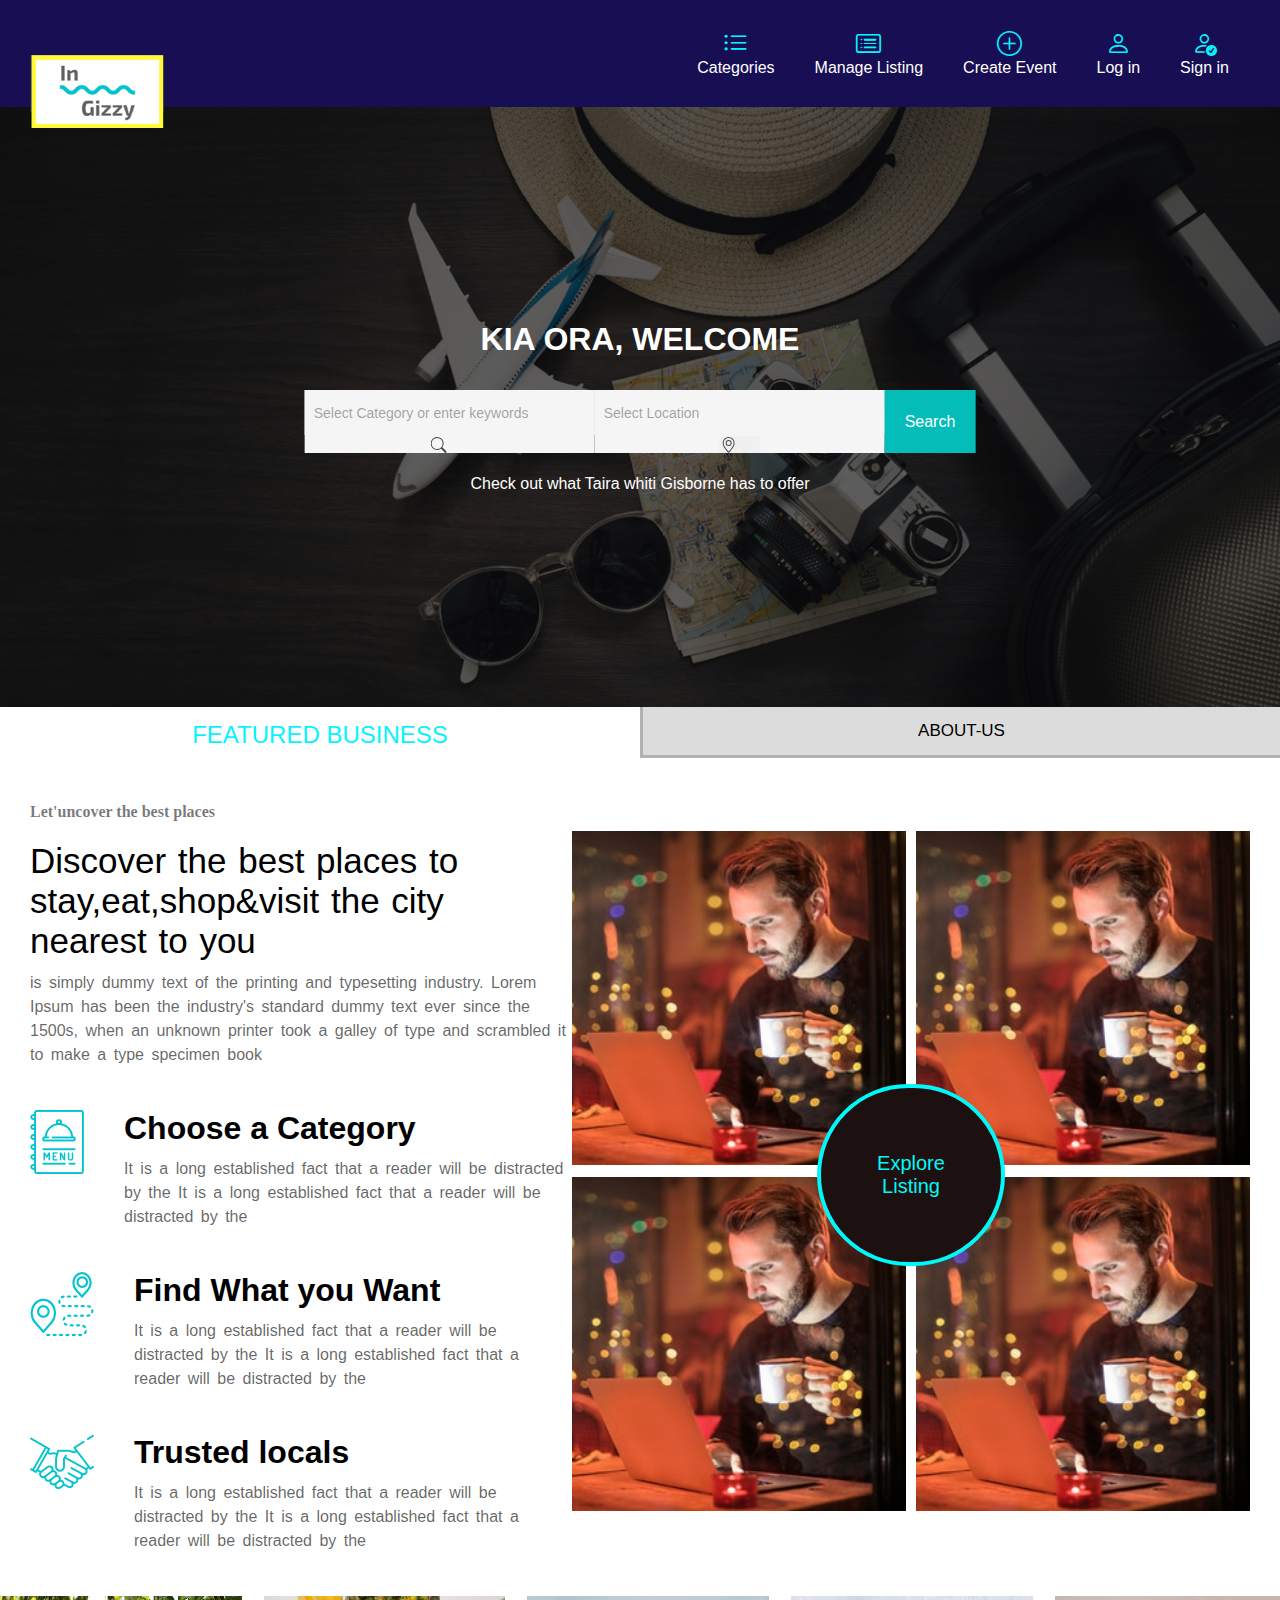
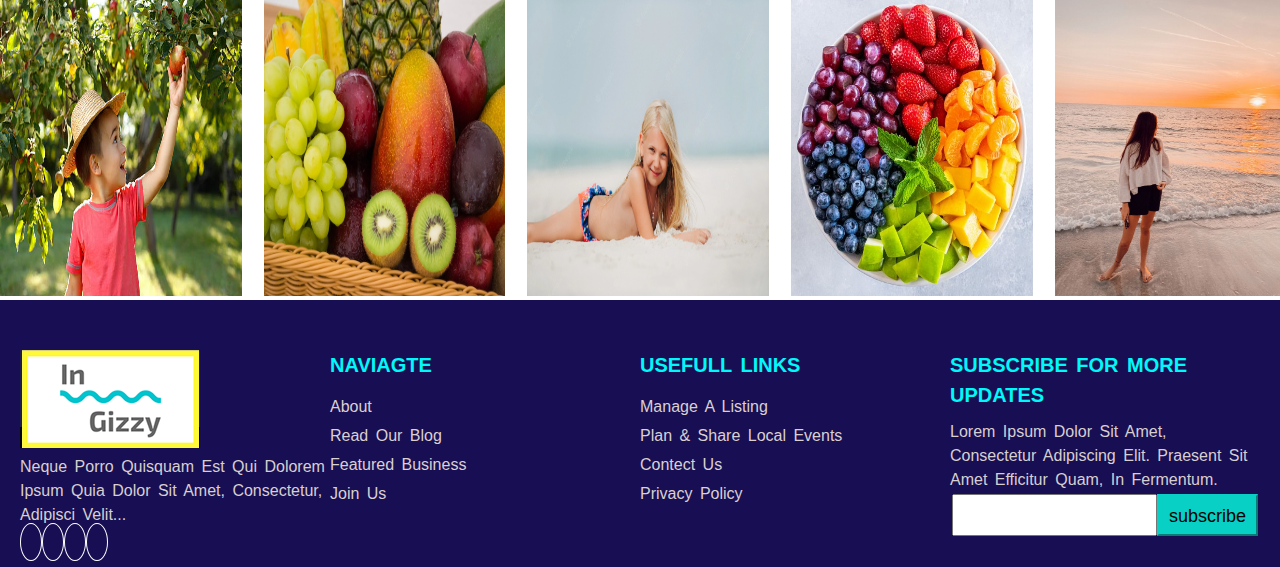
<file: Table-html/index.html>
<!DOCTYPE html>
<html lang="en">

<head>
    <meta charset="UTF-8">
    <meta http-equiv="X-UA-Compatible" content="IE=edge">
    <meta name="viewport" content="width=device-width, initial-scale=1.0">
    <link rel="stylesheet" href="https://cdn.jsdelivr.net/npm/bootstrap-icons@1.3.0/font/bootstrap-icons.css">
    <link rel="stylesheet" href="https://cdnjs.cloudflare.com/ajax/libs/font-awesome/6.2.1/css/all.min.css"
        integrity="sha512-MV7K8+y+gLIBoVD59lQIYicR65iaqukzvf/nwasF0nqhPay5w/9lJmVM2hMDcnK1OnMGCdVK+iQrJ7lzPJQd1w=="
        crossorigin="anonymous" referrerpolicy="no-referrer" />
    <link rel="stylesheet" href="https://cdnjs.cloudflare.com/ajax/libs/font-awesome/4.0.0/css/font-awesome.css"
        integrity="sha512-72McA95q/YhjwmWFMGe8RI3aZIMCTJWPBbV8iQY3jy1z9+bi6+jHnERuNrDPo/WGYEzzNs4WdHNyyEr/yXJ9pA=="
        crossorigin="anonymous" referrerpolicy="no-referrer" />
    <link rel="icon" type="image/x-icon" href="favicon.png">

    <link rel="stylesheet" href="style.css">
    <title>Page</title>
</head>

<body>
    <header>
        <div class="navbar">
            <div class="header-logo">
                <img src="logo.png">
            </div>
            <div class="nav">
                <div class="cetgory">
                    <i class="bi bi-list-ul"></i>
                    <p>Categories</p>
                </div>
                <div class="mange">
                    <i class="bi bi-card-list"></i>
                    <p>Manage Listing</p>
                </div>
                <div class="event">
                    <i class="bi bi-plus-circle"></i>
                    <p>Create Event</p>
                </div>
                <div class="log-in">
                    <i class="bi bi-person"></i>
                    <p>Log in</p>
                </div>
                <div class="sign">
                    <i class="bi bi-person-check"></i>
                    <p>Sign in</p>
                </div>
            </div>
        </div>
    </header>
    <!----------header_close-------->
    <div class="banner">
        <div class="banner-text-input">
            <h1>KIA ORA, WELCOME</h1>
            <form>
                <div class="serch">
                    <input type="search" placeholder="Select Category or enter keywords">
                    <button type="submit" class="serch">Search</button>
                </div>
                <div class="locations">
                    <input type="search" placeholder="Select Location">
                    <button type="submit" class="geo">Search</button>
                </div>
                <button class="btn-srch" id="serch-icon">Search</button>
            </form>
            <p>Check out what Taira whiti Gisborne has to offer</p>
        </div>
    </div>
    <div class="tab">
        <button class="tablinks" onclick="openCity(event, 'feater')" id="defaultOpen">FEATURED BUSINESS</button>
        <button class="tablinks" id="about" onclick="openCity(event, 'abt-us')">ABOUT-US</button>

    </div>

    <div id="feater" class="tabcontent">
        <h5>Let'uncover the best places</h5>
        <div class="heading-banner">
            <div class="tex-content">
                <h2>Discover the best places to stay,eat,shop&visit the city nearest to you</h2>
                <p> is simply dummy text of the printing and typesetting industry. Lorem Ipsum has been the industry's
                    standard dummy text ever since the 1500s, when an unknown printer took a galley of type and
                    scrambled it to make a type specimen book</p>
                <div class="choose-category">
                    <div class="menu-img">
                        <img src="menu.png" alt="">
                    </div>
                    <div class="text-cetegory">
                        <h1>Choose a Category</h1>
                        <p>It is a long established fact that a reader will be distracted by the It is a long
                            established fact that a reader will be distracted by the</p>
                    </div>
                </div>
                <div class="choose-category">
                    <div class="menu-img">
                        <img src="find.png" alt="">
                    </div>
                    <div class="text-cetegory">
                        <h1>Find What you Want</h1>
                        <p>It is a long established fact that a reader will be distracted by the It is a long
                            established fact that a reader will be distracted by the</p>
                    </div>
                </div>
                <div class="choose-category">
                    <div class="menu-img">
                        <img src="hand-shake.png" alt="">
                    </div>
                    <div class="text-cetegory">
                        <h1>Trusted locals</h1>
                        <p>It is a long established fact that a reader will be distracted by the It is a long
                            established fact that a reader will be distracted by the</p>
                    </div>
                </div>
            </div>
            <div class="img-content">
                <div class="grid-container">
                    <div class="grid-item"><img src="pexels-photo.png.jpeg" alt=""></div>
                    <div class="grid-item"><img src="pexels-photo.png.jpeg" alt=""></div>
                    <div class="grid-item"><img src="pexels-photo.png.jpeg" alt=""></div>
                    <div class="grid-item"><img src="pexels-photo.png.jpeg" alt=""></div>
                    <button class="btn-lst-explor">Explore Listing</button>
                </div>


            </div>
        </div>
    </div>

    <div id="abt-us" class="tabcontent">
        <h2 style="text-align:center; padding: 25px;">Our Team</h2>
        <div class="row">
            <div class="column">
                <div class="card">
                    <img src="man.png" alt="Jane" style="width:100%">
                    <div class="container">
                        <h2>Jane Doe</h2>
                        <p class="title">CEO & Founder</p>
                        <p>Some text that describes me lorem ipsum ipsum lorem.</p>
                        <p>jane@example.com</p>
                        <p><button class="button">Contact</button></p>
                    </div>
                </div>
            </div>

            <div class="column">
                <div class="card">
                    <img src="man.png" alt="Mike" style="width:100%">
                    <div class="container">
                        <h2>Mike Ross</h2>
                        <p class="title">Art Director</p>
                        <p>Some text that describes me lorem ipsum ipsum lorem.</p>
                        <p>mike@example.com</p>
                        <p><button class="button">Contact</button></p>
                    </div>
                </div>
            </div>

            <div class="column">
                <div class="card">
                    <img src="man.png" alt="John" style="width:100%">
                    <div class="container">
                        <h2>John Doe</h2>
                        <p class="title">Designer</p>
                        <p>Some text that describes me lorem ipsum ipsum lorem.</p>
                        <p>john@example.com</p>
                        <p><button class="button">Contact</button></p>
                    </div>
                </div>
            </div>
        </div>
    </div>
    <div class="img-contenter">
        <div class="img-1"><img src="boy-fr.jpg" alt=""></div>
        <div class="img-1"><img src="fruit.jfif" alt=""></div>
        <div class="img-1"><img src="adorabl.webp" alt=""></div>
        <div class="img-1"><img src="Rainbow-Fruit.jpg" alt=""></div>
        <div class="img-1"><img src="BEACHE-GIRL.jpg" alt=""></div>
    </div>

    <footer>
        <div class="footer-contner">
            <div class=" site-logo social-media-links box-footer">
                <img src="logo.png">
                <p>Neque porro quisquam est qui dolorem ipsum quia dolor sit amet, consectetur, adipisci velit...</p>
                <div class="social-media">
                    <i class="fa fa-facebook" aria-hidden="true"></i>
                    <i class="fa fa-google-plus" aria-hidden="true"></i>
                    <i class="fa fa-linkedin" aria-hidden="true"></i>
                    <i class="fa fa-instagram" aria-hidden="true"></i>
                </div>
            </div>
            <div class="navigate footer-links box-footer">
                <h2>NAVIAGTE</h2>
                <a href="#">About</a>
                <a href="#">Read our blog</a>
                <a href="#">featured business</a>
                <a href="#">join us</a>
            </div>
            <div class="usefull-links footer-links box-footer">
                <h2>USEFULL LINKS</h2>
                <a href="#">manage A listing</a>
                <a href="#">plan & share local events</a>
                <a href="#">contect us </a>
                <a href="#">privacy policy</a>
            </div>
            <div class="subcribe-mail footer-links box-footer">
                <h2>SUBSCRIBE FOR MORE UPDATES</h2>
                <p>Lorem ipsum dolor sit amet, consectetur adipiscing elit. Praesent sit amet efficitur quam, in
                    fermentum.</p>
                    <form action="php" id="yemai" class="subcribe-mail">
                        <input type="email" id="mail">
                        <input type="submit" value="subscribe">
                    </form>
            </div>

        </div>
    </footer>
    <script>
        function openCity(evt, cityName) {
            var i, tabcontent, tablinks;
            tabcontent = document.getElementsByClassName("tabcontent");
            for (i = 0; i < tabcontent.length; i++) {
                tabcontent[i].style.display = "none";
            }
            tablinks = document.getElementsByClassName("tablinks");
            for (i = 0; i < tablinks.length; i++) {
                tablinks[i].className = tablinks[i].className.replace(" active", "");
            }
            document.getElementById(cityName).style.display = "block";
            evt.currentTarget.className += " active";
        }

        // Get the element with id="defaultOpen" and click on it
        document.getElementById("defaultOpen").click("abt-us");
    </script>
</body>

</html>
</file>
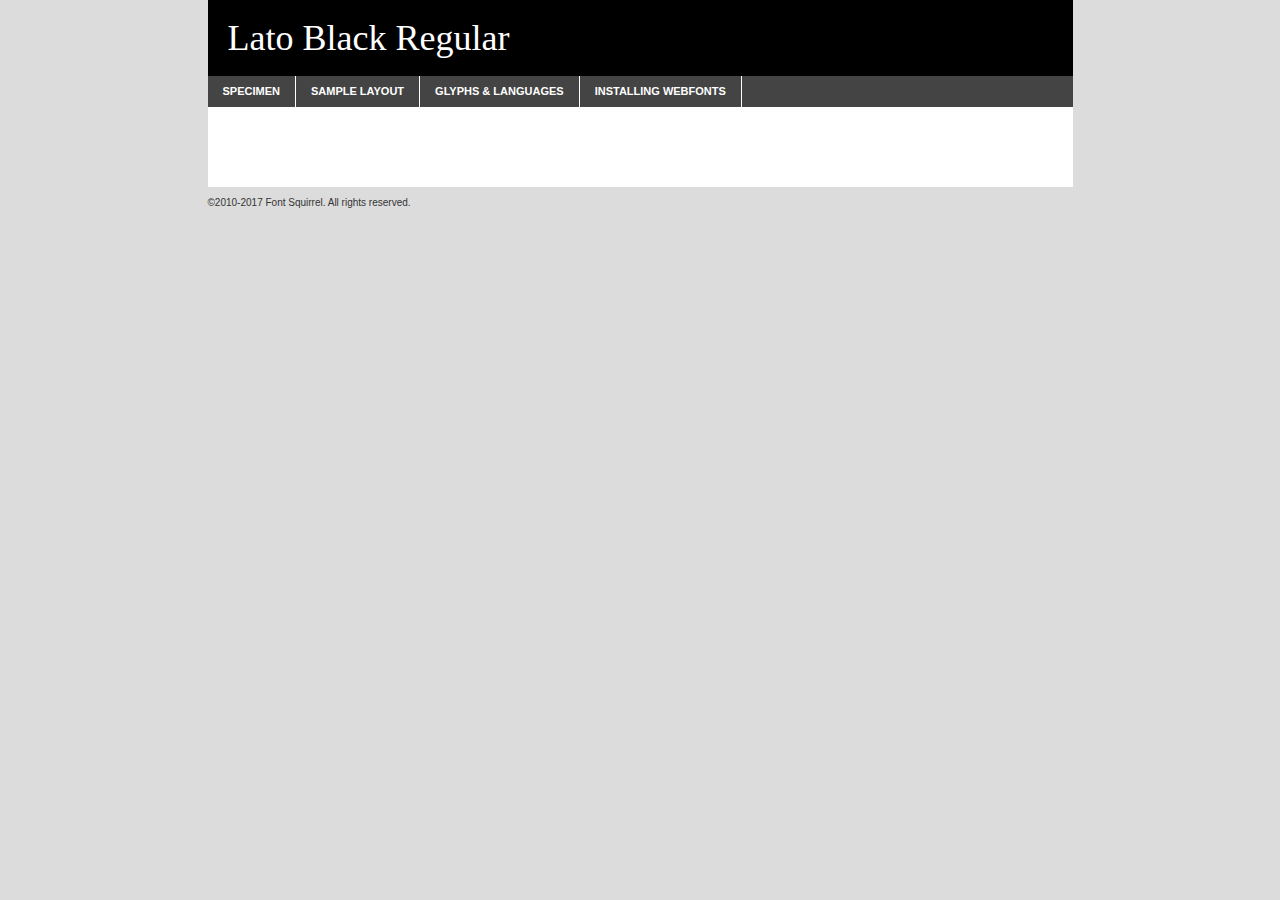
<file: html-page/font/lato-black-demo.html>
<!DOCTYPE html PUBLIC "-//W3C//DTD XHTML 1.0 Transitional//EN"
        "http://www.w3.org/TR/xhtml1/DTD/xhtml1-transitional.dtd">

<html xmlns="http://www.w3.org/1999/xhtml" xml:lang="en" lang="en">
<head>
    <meta http-equiv="Content-Type" content="text/html; charset=utf-8"/>
    <script src="http://ajax.googleapis.com/ajax/libs/jquery/1.7.2/jquery.min.js" type="text/javascript" charset="utf-8"></script>
    <script type="text/javascript">
		(function($) {
			$.fn.easyTabs = function(option) {
				var param = jQuery.extend({ fadeSpeed: 'fast', defaultContent: 1, activeClass: 'active' }, option);
				$(this).each(function() {
					var thisId = '#' + this.id;
					if ( param.defaultContent == '' )
					{
						param.defaultContent = 1;
					}
					if ( typeof param.defaultContent == 'number' )
					{
						var defaultTab = $(thisId + ' .tabs li:eq(' + (param.defaultContent - 1) + ') a').attr('href').substr(1);
					}
					else
					{
						var defaultTab = param.defaultContent;
					}
					$(thisId + ' .tabs li a').each(function() {
						var tabToHide = $(this).attr('href').substr(1);
						$('#' + tabToHide).addClass('easytabs-tab-content');
					});
					hideAll();
					changeContent(defaultTab);

					function hideAll() {$(thisId + ' .easytabs-tab-content').hide();}

					function changeContent(tabId)
					{
						hideAll();
						$(thisId + ' .tabs li').removeClass(param.activeClass);
						$(thisId + ' .tabs li a[href=#' + tabId + ']').closest('li').addClass(param.activeClass);
						if ( param.fadeSpeed != 'none' )
						{
							$(thisId + ' #' + tabId).fadeIn(param.fadeSpeed);
						}
						else
						{
							$(thisId + ' #' + tabId).show();
						}
					}

					$(thisId + ' .tabs li').click(function() {
						var tabId = $(this).find('a').attr('href').substr(1);
						changeContent(tabId);
						return false;
					});
				});
			}
		})(jQuery);
    </script>
    <link rel="stylesheet" href="specimen_files/specimen_stylesheet.css" type="text/css" charset="utf-8"/>
    <link rel="stylesheet" href="stylesheet.css" type="text/css" charset="utf-8"/>

    <style type="text/css">
        		body {
			font-family: 'latoblack';
        		}

            </style>

    <title>Lato Black Regular Specimen</title>


    <script type="text/javascript" charset="utf-8">
		$(document).ready(function() {
			$('#container').easyTabs({ defaultContent: 1 });
		});
    </script>
</head>

<body>
<div id="container">
    <div id="header">
		Lato Black Regular    </div>
    <ul class="tabs">
        <li><a href="#specimen">Specimen</a></li>
        <li><a href="#layout">Sample Layout</a></li>
		        <li><a href="#glyphs">Glyphs &amp; Languages</a></li>
        <li><a href="#installing">Installing Webfonts</a></li>

    </ul>

    <div id="main_content">


        <div id="specimen">

            <div class="section">
                <div class="grid12 firstcol">
                    <div class="huge">AaBb</div>
                </div>
            </div>

            <div class="section">
                <div class="glyph_range">A&#x200B;B&#x200b;C&#x200b;D&#x200b;E&#x200b;F&#x200b;G&#x200b;H&#x200b;I&#x200b;J&#x200b;K&#x200b;L&#x200b;M&#x200b;N&#x200b;O&#x200b;P&#x200b;Q&#x200b;R&#x200b;S&#x200b;T&#x200b;U&#x200b;V&#x200b;W&#x200b;X&#x200b;Y&#x200b;Z&#x200b;a&#x200b;b&#x200b;c&#x200b;d&#x200b;e&#x200b;f&#x200b;g&#x200b;h&#x200b;i&#x200b;j&#x200b;k&#x200b;l&#x200b;m&#x200b;n&#x200b;o&#x200b;p&#x200b;q&#x200b;r&#x200b;s&#x200b;t&#x200b;u&#x200b;v&#x200b;w&#x200b;x&#x200b;y&#x200b;z&#x200b;1&#x200b;2&#x200b;3&#x200b;4&#x200b;5&#x200b;6&#x200b;7&#x200b;8&#x200b;9&#x200b;0&#x200b;&amp;&#x200b;.&#x200b;,&#x200b;?&#x200b;!&#x200b;&#64;&#x200b;(&#x200b;)&#x200b;#&#x200b;$&#x200b;%&#x200b;*&#x200b;+&#x200b;-&#x200b;=&#x200b;:&#x200b;;</div>
            </div>
            <div class="section">
                <div class="grid12 firstcol">
                    <table class="sample_table">
                        <tr>
                            <td>10</td>
                            <td class="size10">abcdefghijklmnopqrstuvwxyzABCDEFGHIJKLMNOPQRSTUVWXYZ0123456789abcdefghijklmnopqrstuvwxyzABCDEFGHIJKLMNOPQRSTUVWXYZ0123456789abcdefghijklmnopqrstuvwxyzABCDEFGHIJKLMNOPQRSTUVWXYZ</td>
                        </tr>
                        <tr>
                            <td>11</td>
                            <td class="size11">abcdefghijklmnopqrstuvwxyzABCDEFGHIJKLMNOPQRSTUVWXYZ0123456789abcdefghijklmnopqrstuvwxyzABCDEFGHIJKLMNOPQRSTUVWXYZ0123456789abcdefghijklmnopqrstuvwxyzABCDEFGHIJKLMNOPQRSTUVWXYZ</td>
                        </tr>
                        <tr>
                            <td>12</td>
                            <td class="size12">abcdefghijklmnopqrstuvwxyzABCDEFGHIJKLMNOPQRSTUVWXYZ0123456789abcdefghijklmnopqrstuvwxyzABCDEFGHIJKLMNOPQRSTUVWXYZ0123456789abcdefghijklmnopqrstuvwxyzABCDEFGHIJKLMNOPQRSTUVWXYZ</td>
                        </tr>
                        <tr>
                            <td>13</td>
                            <td class="size13">abcdefghijklmnopqrstuvwxyzABCDEFGHIJKLMNOPQRSTUVWXYZ0123456789abcdefghijklmnopqrstuvwxyzABCDEFGHIJKLMNOPQRSTUVWXYZ0123456789abcdefghijklmnopqrstuvwxyzABCDEFGHIJKLMNOPQRSTUVWXYZ</td>
                        </tr>
                        <tr>
                            <td>14</td>
                            <td class="size14">abcdefghijklmnopqrstuvwxyzABCDEFGHIJKLMNOPQRSTUVWXYZ0123456789abcdefghijklmnopqrstuvwxyzABCDEFGHIJKLMNOPQRSTUVWXYZ0123456789abcdefghijklmnopqrstuvwxyzABCDEFGHIJKLMNOPQRSTUVWXYZ</td>
                        </tr>
                        <tr>
                            <td>16</td>
                            <td class="size16">abcdefghijklmnopqrstuvwxyzABCDEFGHIJKLMNOPQRSTUVWXYZ0123456789abcdefghijklmnopqrstuvwxyzABCDEFGHIJKLMNOPQRSTUVWXYZ</td>
                        </tr>
                        <tr>
                            <td>18</td>
                            <td class="size18">abcdefghijklmnopqrstuvwxyzABCDEFGHIJKLMNOPQRSTUVWXYZ0123456789abcdefghijklmnopqrstuvwxyzABCDEFGHIJKLMNOPQRSTUVWXYZ</td>
                        </tr>
                        <tr>
                            <td>20</td>
                            <td class="size20">abcdefghijklmnopqrstuvwxyzABCDEFGHIJKLMNOPQRSTUVWXYZ0123456789abcdefghijklmnopqrstuvwxyzABCDEFGHIJKLMNOPQRSTUVWXYZ</td>
                        </tr>
                        <tr>
                            <td>24</td>
                            <td class="size24">abcdefghijklmnopqrstuvwxyzABCDEFGHIJKLMNOPQRSTUVWXYZ0123456789abcdefghijklmnopqrstuvwxyzABCDEFGHIJKLMNOPQRSTUVWXYZ</td>
                        </tr>
                        <tr>
                            <td>30</td>
                            <td class="size30">abcdefghijklmnopqrstuvwxyzABCDEFGHIJKLMNOPQRSTUVWXYZ0123456789abcdefghijklmnopqrstuvwxyzABCDEFGHIJKLMNOPQRSTUVWXYZ</td>
                        </tr>
                        <tr>
                            <td>36</td>
                            <td class="size36">abcdefghijklmnopqrstuvwxyzABCDEFGHIJKLMNOPQRSTUVWXYZ0123456789abcdefghijklmnopqrstuvwxyzABCDEFGHIJKLMNOPQRSTUVWXYZ</td>
                        </tr>
                        <tr>
                            <td>48</td>
                            <td class="size48">abcdefghijklmnopqrstuvwxyzABCDEFGHIJKLMNOPQRSTUVWXYZ0123456789abcdefghijklmnopqrstuvwxyzABCDEFGHIJKLMNOPQRSTUVWXYZ</td>
                        </tr>
                        <tr>
                            <td>60</td>
                            <td class="size60">abcdefghijklmnopqrstuvwxyzABCDEFGHIJKLMNOPQRSTUVWXYZ0123456789abcdefghijklmnopqrstuvwxyzABCDEFGHIJKLMNOPQRSTUVWXYZ</td>
                        </tr>
                        <tr>
                            <td>72</td>
                            <td class="size72">abcdefghijklmnopqrstuvwxyzABCDEFGHIJKLMNOPQRSTUVWXYZ0123456789abcdefghijklmnopqrstuvwxyzABCDEFGHIJKLMNOPQRSTUVWXYZ</td>
                        </tr>
                        <tr>
                            <td>90</td>
                            <td class="size90">abcdefghijklmnopqrstuvwxyzABCDEFGHIJKLMNOPQRSTUVWXYZ0123456789abcdefghijklmnopqrstuvwxyzABCDEFGHIJKLMNOPQRSTUVWXYZ</td>
                        </tr>
                    </table>

                </div>

            </div>


            <div class="section" id="bodycomparison">


                <div id="xheight">
                    <div class="fontbody">&#x25FC;&#x25FC;&#x25FC;&#x25FC;&#x25FC;&#x25FC;&#x25FC;&#x25FC;&#x25FC;&#x25FC;&#x25FC;&#x25FC;&#x25FC;&#x25FC;&#x25FC;&#x25FC;&#x25FC;&#x25FC;&#x25FC;&#x25FC;&#x25FC;&#x25FC;&#x25FC;&#x25FC;&#x25FC;&#x25FC;&#x25FC;&#x25FC;&#x25FC;&#x25FC;&#x25FC;&#x25FC;&#x25FC;&#x25FC;&#x25FC;&#x25FC;&#x25FC;&#x25FC;&#x25FC;&#x25FC;&#x25FC;&#x25FC;&#x25FC;&#x25FC;&#x25FC;&#x25FC;&#x25FC;&#x25FC;&#x25FC;&#x25FC;&#x25FC;&#x25FC;&#x25FC;&#x25FC;&#x25FC;&#x25FC;&#x25FC;&#x25FC;&#x25FC;&#x25FC;&#x25FC;&#x25FC;&#x25FC;&#x25FC;&#x25FC;&#x25FC;&#x25FC;&#x25FC;&#x25FC;&#x25FC;&#x25FC;&#x25FC;&#x25FC;&#x25FC;&#x25FC;&#x25FC;&#x25FC;&#x25FC;&#x25FC;&#x25FC;&#x25FC;&#x25FC;&#x25FC;&#x25FC;&#x25FC;&#x25FC;&#x25FC;&#x25FC;&#x25FC;&#x25FC;&#x25FC;&#x25FC;&#x25FC;&#x25FC;&#x25FC;&#x25FC;&#x25FC;&#x25FC;&#x25FC;body</div>
                    <div class="arialbody">body</div>
                    <div class="verdanabody">body</div>
                    <div class="georgiabody">body</div>
                </div>
                <div class="fontbody" style="z-index:1">
                    body<span>Lato Black Regular</span>
                </div>
                <div class="arialbody" style="z-index:1">
                    body<span>Arial</span>
                </div>
                <div class="verdanabody" style="z-index:1">
                    body<span>Verdana</span>
                </div>
                <div class="georgiabody" style="z-index:1">
                    body<span>Georgia</span>
                </div>


            </div>


            <div class="section psample psample_row1" id="">

                <div class="grid2 firstcol">
                    <p class="size10"><span>10.</span>Aenean lacinia bibendum nulla sed consectetur. Fusce dapibus, tellus ac cursus commodo, tortor mauris condimentum nibh, ut fermentum massa justo sit amet risus. Nullam id dolor id nibh ultricies vehicula ut id elit. Cum sociis natoque penatibus et magnis dis parturient montes, nascetur ridiculus mus. Nulla vitae elit libero, a pharetra augue.</p>

                </div>
                <div class="grid3">
                    <p class="size11"><span>11.</span>Aenean lacinia bibendum nulla sed consectetur. Fusce dapibus, tellus ac cursus commodo, tortor mauris condimentum nibh, ut fermentum massa justo sit amet risus. Nullam id dolor id nibh ultricies vehicula ut id elit. Cum sociis natoque penatibus et magnis dis parturient montes, nascetur ridiculus mus. Nulla vitae elit libero, a pharetra augue.</p>

                </div>
                <div class="grid3">
                    <p class="size12"><span>12.</span>Aenean lacinia bibendum nulla sed consectetur. Fusce dapibus, tellus ac cursus commodo, tortor mauris condimentum nibh, ut fermentum massa justo sit amet risus. Nullam id dolor id nibh ultricies vehicula ut id elit. Cum sociis natoque penatibus et magnis dis parturient montes, nascetur ridiculus mus. Nulla vitae elit libero, a pharetra augue.</p>

                </div>
                <div class="grid4">
                    <p class="size13"><span>13.</span>Aenean lacinia bibendum nulla sed consectetur. Fusce dapibus, tellus ac cursus commodo, tortor mauris condimentum nibh, ut fermentum massa justo sit amet risus. Nullam id dolor id nibh ultricies vehicula ut id elit. Cum sociis natoque penatibus et magnis dis parturient montes, nascetur ridiculus mus. Nulla vitae elit libero, a pharetra augue.</p>

                </div>
                <div class="white_blend"></div>

            </div>
            <div class="section psample psample_row2" id="">
                <div class="grid3 firstcol">
                    <p class="size14"><span>14.</span>Aenean lacinia bibendum nulla sed consectetur. Fusce dapibus, tellus ac cursus commodo, tortor mauris condimentum nibh, ut fermentum massa justo sit amet risus. Nullam id dolor id nibh ultricies vehicula ut id elit. Cum sociis natoque penatibus et magnis dis parturient montes, nascetur ridiculus mus. Nulla vitae elit libero, a pharetra augue.</p>

                </div>
                <div class="grid4">
                    <p class="size16"><span>16.</span>Aenean lacinia bibendum nulla sed consectetur. Fusce dapibus, tellus ac cursus commodo, tortor mauris condimentum nibh, ut fermentum massa justo sit amet risus. Nullam id dolor id nibh ultricies vehicula ut id elit. Cum sociis natoque penatibus et magnis dis parturient montes, nascetur ridiculus mus. Nulla vitae elit libero, a pharetra augue.</p>

                </div>
                <div class="grid5">
                    <p class="size18"><span>18.</span>Aenean lacinia bibendum nulla sed consectetur. Fusce dapibus, tellus ac cursus commodo, tortor mauris condimentum nibh, ut fermentum massa justo sit amet risus. Nullam id dolor id nibh ultricies vehicula ut id elit. Cum sociis natoque penatibus et magnis dis parturient montes, nascetur ridiculus mus. Nulla vitae elit libero, a pharetra augue.</p>

                </div>

                <div class="white_blend"></div>

            </div>

            <div class="section psample psample_row3" id="">
                <div class="grid5 firstcol">
                    <p class="size20"><span>20.</span>Aenean lacinia bibendum nulla sed consectetur. Fusce dapibus, tellus ac cursus commodo, tortor mauris condimentum nibh, ut fermentum massa justo sit amet risus. Nullam id dolor id nibh ultricies vehicula ut id elit. Cum sociis natoque penatibus et magnis dis parturient montes, nascetur ridiculus mus. Nulla vitae elit libero, a pharetra augue.</p>
                </div>
                <div class="grid7">
                    <p class="size24"><span>24.</span>Aenean lacinia bibendum nulla sed consectetur. Fusce dapibus, tellus ac cursus commodo, tortor mauris condimentum nibh, ut fermentum massa justo sit amet risus. Nullam id dolor id nibh ultricies vehicula ut id elit. Cum sociis natoque penatibus et magnis dis parturient montes, nascetur ridiculus mus. Nulla vitae elit libero, a pharetra augue.</p>
                </div>

                <div class="white_blend"></div>

            </div>

            <div class="section psample psample_row4" id="">
                <div class="grid12 firstcol">
                    <p class="size30"><span>30.</span>Aenean lacinia bibendum nulla sed consectetur. Fusce dapibus, tellus ac cursus commodo, tortor mauris condimentum nibh, ut fermentum massa justo sit amet risus. Nullam id dolor id nibh ultricies vehicula ut id elit. Cum sociis natoque penatibus et magnis dis parturient montes, nascetur ridiculus mus. Nulla vitae elit libero, a pharetra augue.</p>
                </div>
                <div class="white_blend"></div>

            </div>


            <div class="section psample psample_row1 fullreverse">
                <div class="grid2 firstcol">
                    <p class="size10"><span>10.</span>Aenean lacinia bibendum nulla sed consectetur. Fusce dapibus, tellus ac cursus commodo, tortor mauris condimentum nibh, ut fermentum massa justo sit amet risus. Nullam id dolor id nibh ultricies vehicula ut id elit. Cum sociis natoque penatibus et magnis dis parturient montes, nascetur ridiculus mus. Nulla vitae elit libero, a pharetra augue.</p>

                </div>
                <div class="grid3">
                    <p class="size11"><span>11.</span>Aenean lacinia bibendum nulla sed consectetur. Fusce dapibus, tellus ac cursus commodo, tortor mauris condimentum nibh, ut fermentum massa justo sit amet risus. Nullam id dolor id nibh ultricies vehicula ut id elit. Cum sociis natoque penatibus et magnis dis parturient montes, nascetur ridiculus mus. Nulla vitae elit libero, a pharetra augue.</p>

                </div>
                <div class="grid3">
                    <p class="size12"><span>12.</span>Aenean lacinia bibendum nulla sed consectetur. Fusce dapibus, tellus ac cursus commodo, tortor mauris condimentum nibh, ut fermentum massa justo sit amet risus. Nullam id dolor id nibh ultricies vehicula ut id elit. Cum sociis natoque penatibus et magnis dis parturient montes, nascetur ridiculus mus. Nulla vitae elit libero, a pharetra augue.</p>

                </div>
                <div class="grid4">
                    <p class="size13"><span>13.</span>Aenean lacinia bibendum nulla sed consectetur. Fusce dapibus, tellus ac cursus commodo, tortor mauris condimentum nibh, ut fermentum massa justo sit amet risus. Nullam id dolor id nibh ultricies vehicula ut id elit. Cum sociis natoque penatibus et magnis dis parturient montes, nascetur ridiculus mus. Nulla vitae elit libero, a pharetra augue.</p>

                </div>
                <div class="black_blend"></div>

            </div>

            <div class="section psample psample_row2 fullreverse">
                <div class="grid3 firstcol">
                    <p class="size14"><span>14.</span>Aenean lacinia bibendum nulla sed consectetur. Fusce dapibus, tellus ac cursus commodo, tortor mauris condimentum nibh, ut fermentum massa justo sit amet risus. Nullam id dolor id nibh ultricies vehicula ut id elit. Cum sociis natoque penatibus et magnis dis parturient montes, nascetur ridiculus mus. Nulla vitae elit libero, a pharetra augue.</p>

                </div>
                <div class="grid4">
                    <p class="size16"><span>16.</span>Aenean lacinia bibendum nulla sed consectetur. Fusce dapibus, tellus ac cursus commodo, tortor mauris condimentum nibh, ut fermentum massa justo sit amet risus. Nullam id dolor id nibh ultricies vehicula ut id elit. Cum sociis natoque penatibus et magnis dis parturient montes, nascetur ridiculus mus. Nulla vitae elit libero, a pharetra augue.</p>

                </div>
                <div class="grid5">
                    <p class="size18"><span>18.</span>Aenean lacinia bibendum nulla sed consectetur. Fusce dapibus, tellus ac cursus commodo, tortor mauris condimentum nibh, ut fermentum massa justo sit amet risus. Nullam id dolor id nibh ultricies vehicula ut id elit. Cum sociis natoque penatibus et magnis dis parturient montes, nascetur ridiculus mus. Nulla vitae elit libero, a pharetra augue.</p>

                </div>
                <div class="black_blend"></div>

            </div>

            <div class="section psample fullreverse psample_row3" id="">
                <div class="grid5 firstcol">
                    <p class="size20"><span>20.</span>Aenean lacinia bibendum nulla sed consectetur. Fusce dapibus, tellus ac cursus commodo, tortor mauris condimentum nibh, ut fermentum massa justo sit amet risus. Nullam id dolor id nibh ultricies vehicula ut id elit. Cum sociis natoque penatibus et magnis dis parturient montes, nascetur ridiculus mus. Nulla vitae elit libero, a pharetra augue.</p>
                </div>
                <div class="grid7">
                    <p class="size24"><span>24.</span>Aenean lacinia bibendum nulla sed consectetur. Fusce dapibus, tellus ac cursus commodo, tortor mauris condimentum nibh, ut fermentum massa justo sit amet risus. Nullam id dolor id nibh ultricies vehicula ut id elit. Cum sociis natoque penatibus et magnis dis parturient montes, nascetur ridiculus mus. Nulla vitae elit libero, a pharetra augue.</p>
                </div>

                <div class="black_blend"></div>

            </div>

            <div class="section psample fullreverse psample_row4" id="" style="border-bottom: 20px #000 solid;">
                <div class="grid12 firstcol">
                    <p class="size30"><span>30.</span>Aenean lacinia bibendum nulla sed consectetur. Fusce dapibus, tellus ac cursus commodo, tortor mauris condimentum nibh, ut fermentum massa justo sit amet risus. Nullam id dolor id nibh ultricies vehicula ut id elit. Cum sociis natoque penatibus et magnis dis parturient montes, nascetur ridiculus mus. Nulla vitae elit libero, a pharetra augue.</p>
                </div>
                <div class="black_blend"></div>

            </div>


        </div>

        <div id="layout">

            <div class="section">

                <div class="grid12 firstcol">
                    <h1>Lorem Ipsum Dolor</h1>
                    <h2>Etiam porta sem malesuada magna mollis euismod</h2>

                    <p class="byline">By <a href="#link">Aenean Lacinia</a></p>
                </div>
            </div>
            <div class="section">
                <div class="grid8 firstcol">
                    <p class="large">Donec sed odio dui. Morbi leo risus, porta ac consectetur ac, vestibulum at eros. Fusce dapibus, tellus ac cursus commodo, tortor mauris condimentum nibh, ut fermentum massa justo sit amet risus. </p>


                    <h3>Pellentesque ornare sem</h3>

                    <p>Maecenas sed diam eget risus varius blandit sit amet non magna. Maecenas faucibus mollis interdum. Donec ullamcorper nulla non metus auctor fringilla. Nullam id dolor id nibh ultricies vehicula ut id elit. Nullam id dolor id nibh ultricies vehicula ut id elit. </p>

                    <p>Aenean eu leo quam. Pellentesque ornare sem lacinia quam venenatis vestibulum. Lorem ipsum dolor sit amet, consectetur adipiscing elit. Cum sociis natoque penatibus et magnis dis parturient montes, nascetur ridiculus mus. </p>

                    <p>Nulla vitae elit libero, a pharetra augue. Praesent commodo cursus magna, vel scelerisque nisl consectetur et. Aenean lacinia bibendum nulla sed consectetur. </p>

                    <p>Nullam quis risus eget urna mollis ornare vel eu leo. Nullam quis risus eget urna mollis ornare vel eu leo. Maecenas sed diam eget risus varius blandit sit amet non magna. Donec ullamcorper nulla non metus auctor fringilla. </p>

                    <h3>Cras mattis consectetur</h3>

                    <p>Aenean eu leo quam. Pellentesque ornare sem lacinia quam venenatis vestibulum. Aenean lacinia bibendum nulla sed consectetur. Integer posuere erat a ante venenatis dapibus posuere velit aliquet. Cras mattis consectetur purus sit amet fermentum. </p>

                    <p>Nullam id dolor id nibh ultricies vehicula ut id elit. Nullam quis risus eget urna mollis ornare vel eu leo. Cras mattis consectetur purus sit amet fermentum.</p>
                </div>

                <div class="grid4 sidebar">

                    <div class="box reverse">
                        <p class="last">Nullam quis risus eget urna mollis ornare vel eu leo. Donec ullamcorper nulla non metus auctor fringilla. Cras mattis consectetur purus sit amet fermentum. Sed posuere consectetur est at lobortis. Lorem ipsum dolor sit amet, consectetur adipiscing elit. </p>
                    </div>

                    <p class="caption">Maecenas sed diam eget risus varius.</p>

                    <p>Vestibulum id ligula porta felis euismod semper. Integer posuere erat a ante venenatis dapibus posuere velit aliquet. Vestibulum id ligula porta felis euismod semper. Sed posuere consectetur est at lobortis. Maecenas sed diam eget risus varius blandit sit amet non magna. Fusce dapibus, tellus ac cursus commodo, tortor mauris condimentum nibh, ut fermentum massa justo sit amet risus. </p>


                    <p>Duis mollis, est non commodo luctus, nisi erat porttitor ligula, eget lacinia odio sem nec elit. Aenean lacinia bibendum nulla sed consectetur. Vivamus sagittis lacus vel augue laoreet rutrum faucibus dolor auctor. Aenean lacinia bibendum nulla sed consectetur. Nullam quis risus eget urna mollis ornare vel eu leo. </p>

                    <p>Praesent commodo cursus magna, vel scelerisque nisl consectetur et. Donec ullamcorper nulla non metus auctor fringilla. Maecenas faucibus mollis interdum. Fusce dapibus, tellus ac cursus commodo, tortor mauris condimentum nibh, ut fermentum massa justo sit amet risus. </p>

                </div>
            </div>

        </div>


		

        <div id="glyphs">
            <div class="section">
                <div class="grid12 firstcol">

                    <h1>Language Support</h1>
                    <p>The subset of Lato Black Regular in this kit supports the following languages:<br/>

						Albanian, Basque, Breton, Chamorro, Danish, Dutch, English, Faroese, Finnish, French, Frisian, Galician, German, Icelandic, Italian, Malagasy, Norwegian, Portuguese, Spanish, Alsatian, Aragonese, Arapaho, Arrernte, Asturian, Aymara, Bislama, Cebuano, Corsican, Fijian, French_creole, Genoese, Gilbertese, Greenlandic, Haitian_creole, Hiligaynon, Hmong, Hopi, Ibanag, Iloko_ilokano, Indonesian, Interglossa_glosa, Interlingua, Irish_gaelic, Jerriais, Lojban, Lombard, Luxembourgeois, Manx, Mohawk, Norfolk_pitcairnese, Occitan, Oromo, Pangasinan, Papiamento, Piedmontese, Potawatomi, Rhaeto-romance, Romansh, Rotokas, Sami_lule, Samoan, Sardinian, Scots_gaelic, Seychelles_creole, Shona, Sicilian, Somali, Southern_ndebele, Swahili, Swati_swazi, Tagalog_filipino_pilipino, Tetum, Tok_pisin, Uyghur_latinized, Volapuk, Walloon, Warlpiri, Xhosa, Yapese, Zulu, Latinbasic, Ubasic, Demo                    </p>
                    <h1>Glyph Chart</h1>
                    <p>The subset of Lato Black Regular in this kit includes all the glyphs listed below. Unicode entities are included above each glyph to help you insert individual characters into your layout.</p>
                    <div id="glyph_chart">

																																	                                <div><p>&amp;#13;</p>&#13;</div>
																				                                <div><p>&amp;#32;</p>&#32;</div>
																				                                <div><p>&amp;#33;</p>&#33;</div>
																				                                <div><p>&amp;#34;</p>&#34;</div>
																				                                <div><p>&amp;#35;</p>&#35;</div>
																				                                <div><p>&amp;#36;</p>&#36;</div>
																				                                <div><p>&amp;#37;</p>&#37;</div>
																				                                <div><p>&amp;#38;</p>&#38;</div>
																				                                <div><p>&amp;#39;</p>&#39;</div>
																				                                <div><p>&amp;#40;</p>&#40;</div>
																				                                <div><p>&amp;#41;</p>&#41;</div>
																				                                <div><p>&amp;#42;</p>&#42;</div>
																				                                <div><p>&amp;#43;</p>&#43;</div>
																				                                <div><p>&amp;#44;</p>&#44;</div>
																				                                <div><p>&amp;#45;</p>&#45;</div>
																				                                <div><p>&amp;#46;</p>&#46;</div>
																				                                <div><p>&amp;#47;</p>&#47;</div>
																				                                <div><p>&amp;#48;</p>&#48;</div>
																				                                <div><p>&amp;#49;</p>&#49;</div>
																				                                <div><p>&amp;#50;</p>&#50;</div>
																				                                <div><p>&amp;#51;</p>&#51;</div>
																				                                <div><p>&amp;#52;</p>&#52;</div>
																				                                <div><p>&amp;#53;</p>&#53;</div>
																				                                <div><p>&amp;#54;</p>&#54;</div>
																				                                <div><p>&amp;#55;</p>&#55;</div>
																				                                <div><p>&amp;#56;</p>&#56;</div>
																				                                <div><p>&amp;#57;</p>&#57;</div>
																				                                <div><p>&amp;#58;</p>&#58;</div>
																				                                <div><p>&amp;#59;</p>&#59;</div>
																				                                <div><p>&amp;#60;</p>&#60;</div>
																				                                <div><p>&amp;#61;</p>&#61;</div>
																				                                <div><p>&amp;#62;</p>&#62;</div>
																				                                <div><p>&amp;#63;</p>&#63;</div>
																				                                <div><p>&amp;#64;</p>&#64;</div>
																				                                <div><p>&amp;#65;</p>&#65;</div>
																				                                <div><p>&amp;#66;</p>&#66;</div>
																				                                <div><p>&amp;#67;</p>&#67;</div>
																				                                <div><p>&amp;#68;</p>&#68;</div>
																				                                <div><p>&amp;#69;</p>&#69;</div>
																				                                <div><p>&amp;#70;</p>&#70;</div>
																				                                <div><p>&amp;#71;</p>&#71;</div>
																				                                <div><p>&amp;#72;</p>&#72;</div>
																				                                <div><p>&amp;#73;</p>&#73;</div>
																				                                <div><p>&amp;#74;</p>&#74;</div>
																				                                <div><p>&amp;#75;</p>&#75;</div>
																				                                <div><p>&amp;#76;</p>&#76;</div>
																				                                <div><p>&amp;#77;</p>&#77;</div>
																				                                <div><p>&amp;#78;</p>&#78;</div>
																				                                <div><p>&amp;#79;</p>&#79;</div>
																				                                <div><p>&amp;#80;</p>&#80;</div>
																				                                <div><p>&amp;#81;</p>&#81;</div>
																				                                <div><p>&amp;#82;</p>&#82;</div>
																				                                <div><p>&amp;#83;</p>&#83;</div>
																				                                <div><p>&amp;#84;</p>&#84;</div>
																				                                <div><p>&amp;#85;</p>&#85;</div>
																				                                <div><p>&amp;#86;</p>&#86;</div>
																				                                <div><p>&amp;#87;</p>&#87;</div>
																				                                <div><p>&amp;#88;</p>&#88;</div>
																				                                <div><p>&amp;#89;</p>&#89;</div>
																				                                <div><p>&amp;#90;</p>&#90;</div>
																				                                <div><p>&amp;#91;</p>&#91;</div>
																				                                <div><p>&amp;#92;</p>&#92;</div>
																				                                <div><p>&amp;#93;</p>&#93;</div>
																				                                <div><p>&amp;#94;</p>&#94;</div>
																				                                <div><p>&amp;#95;</p>&#95;</div>
																				                                <div><p>&amp;#96;</p>&#96;</div>
																				                                <div><p>&amp;#97;</p>&#97;</div>
																				                                <div><p>&amp;#98;</p>&#98;</div>
																				                                <div><p>&amp;#99;</p>&#99;</div>
																				                                <div><p>&amp;#100;</p>&#100;</div>
																				                                <div><p>&amp;#101;</p>&#101;</div>
																				                                <div><p>&amp;#102;</p>&#102;</div>
																				                                <div><p>&amp;#103;</p>&#103;</div>
																				                                <div><p>&amp;#104;</p>&#104;</div>
																				                                <div><p>&amp;#105;</p>&#105;</div>
																				                                <div><p>&amp;#106;</p>&#106;</div>
																				                                <div><p>&amp;#107;</p>&#107;</div>
																				                                <div><p>&amp;#108;</p>&#108;</div>
																				                                <div><p>&amp;#109;</p>&#109;</div>
																				                                <div><p>&amp;#110;</p>&#110;</div>
																				                                <div><p>&amp;#111;</p>&#111;</div>
																				                                <div><p>&amp;#112;</p>&#112;</div>
																				                                <div><p>&amp;#113;</p>&#113;</div>
																				                                <div><p>&amp;#114;</p>&#114;</div>
																				                                <div><p>&amp;#115;</p>&#115;</div>
																				                                <div><p>&amp;#116;</p>&#116;</div>
																				                                <div><p>&amp;#117;</p>&#117;</div>
																				                                <div><p>&amp;#118;</p>&#118;</div>
																				                                <div><p>&amp;#119;</p>&#119;</div>
																				                                <div><p>&amp;#120;</p>&#120;</div>
																				                                <div><p>&amp;#121;</p>&#121;</div>
																				                                <div><p>&amp;#122;</p>&#122;</div>
																				                                <div><p>&amp;#123;</p>&#123;</div>
																				                                <div><p>&amp;#124;</p>&#124;</div>
																				                                <div><p>&amp;#125;</p>&#125;</div>
																				                                <div><p>&amp;#126;</p>&#126;</div>
																				                                <div><p>&amp;#160;</p>&#160;</div>
																				                                <div><p>&amp;#161;</p>&#161;</div>
																				                                <div><p>&amp;#162;</p>&#162;</div>
																				                                <div><p>&amp;#163;</p>&#163;</div>
																				                                <div><p>&amp;#164;</p>&#164;</div>
																				                                <div><p>&amp;#165;</p>&#165;</div>
																				                                <div><p>&amp;#166;</p>&#166;</div>
																				                                <div><p>&amp;#167;</p>&#167;</div>
																				                                <div><p>&amp;#168;</p>&#168;</div>
																				                                <div><p>&amp;#169;</p>&#169;</div>
																				                                <div><p>&amp;#170;</p>&#170;</div>
																				                                <div><p>&amp;#171;</p>&#171;</div>
																				                                <div><p>&amp;#172;</p>&#172;</div>
																				                                <div><p>&amp;#173;</p>&#173;</div>
																				                                <div><p>&amp;#174;</p>&#174;</div>
																				                                <div><p>&amp;#175;</p>&#175;</div>
																				                                <div><p>&amp;#176;</p>&#176;</div>
																				                                <div><p>&amp;#177;</p>&#177;</div>
																				                                <div><p>&amp;#178;</p>&#178;</div>
																				                                <div><p>&amp;#179;</p>&#179;</div>
																				                                <div><p>&amp;#180;</p>&#180;</div>
																				                                <div><p>&amp;#181;</p>&#181;</div>
																				                                <div><p>&amp;#182;</p>&#182;</div>
																				                                <div><p>&amp;#183;</p>&#183;</div>
																				                                <div><p>&amp;#184;</p>&#184;</div>
																				                                <div><p>&amp;#185;</p>&#185;</div>
																				                                <div><p>&amp;#186;</p>&#186;</div>
																				                                <div><p>&amp;#187;</p>&#187;</div>
																				                                <div><p>&amp;#188;</p>&#188;</div>
																				                                <div><p>&amp;#189;</p>&#189;</div>
																				                                <div><p>&amp;#190;</p>&#190;</div>
																				                                <div><p>&amp;#191;</p>&#191;</div>
																				                                <div><p>&amp;#192;</p>&#192;</div>
																				                                <div><p>&amp;#193;</p>&#193;</div>
																				                                <div><p>&amp;#194;</p>&#194;</div>
																				                                <div><p>&amp;#195;</p>&#195;</div>
																				                                <div><p>&amp;#196;</p>&#196;</div>
																				                                <div><p>&amp;#197;</p>&#197;</div>
																				                                <div><p>&amp;#198;</p>&#198;</div>
																				                                <div><p>&amp;#199;</p>&#199;</div>
																				                                <div><p>&amp;#200;</p>&#200;</div>
																				                                <div><p>&amp;#201;</p>&#201;</div>
																				                                <div><p>&amp;#202;</p>&#202;</div>
																				                                <div><p>&amp;#203;</p>&#203;</div>
																				                                <div><p>&amp;#204;</p>&#204;</div>
																				                                <div><p>&amp;#205;</p>&#205;</div>
																				                                <div><p>&amp;#206;</p>&#206;</div>
																				                                <div><p>&amp;#207;</p>&#207;</div>
																				                                <div><p>&amp;#208;</p>&#208;</div>
																				                                <div><p>&amp;#209;</p>&#209;</div>
																				                                <div><p>&amp;#210;</p>&#210;</div>
																				                                <div><p>&amp;#211;</p>&#211;</div>
																				                                <div><p>&amp;#212;</p>&#212;</div>
																				                                <div><p>&amp;#213;</p>&#213;</div>
																				                                <div><p>&amp;#214;</p>&#214;</div>
																				                                <div><p>&amp;#215;</p>&#215;</div>
																				                                <div><p>&amp;#216;</p>&#216;</div>
																				                                <div><p>&amp;#217;</p>&#217;</div>
																				                                <div><p>&amp;#218;</p>&#218;</div>
																				                                <div><p>&amp;#219;</p>&#219;</div>
																				                                <div><p>&amp;#220;</p>&#220;</div>
																				                                <div><p>&amp;#221;</p>&#221;</div>
																				                                <div><p>&amp;#222;</p>&#222;</div>
																				                                <div><p>&amp;#223;</p>&#223;</div>
																				                                <div><p>&amp;#224;</p>&#224;</div>
																				                                <div><p>&amp;#225;</p>&#225;</div>
																				                                <div><p>&amp;#226;</p>&#226;</div>
																				                                <div><p>&amp;#227;</p>&#227;</div>
																				                                <div><p>&amp;#228;</p>&#228;</div>
																				                                <div><p>&amp;#229;</p>&#229;</div>
																				                                <div><p>&amp;#230;</p>&#230;</div>
																				                                <div><p>&amp;#231;</p>&#231;</div>
																				                                <div><p>&amp;#232;</p>&#232;</div>
																				                                <div><p>&amp;#233;</p>&#233;</div>
																				                                <div><p>&amp;#234;</p>&#234;</div>
																				                                <div><p>&amp;#235;</p>&#235;</div>
																				                                <div><p>&amp;#236;</p>&#236;</div>
																				                                <div><p>&amp;#237;</p>&#237;</div>
																				                                <div><p>&amp;#238;</p>&#238;</div>
																				                                <div><p>&amp;#239;</p>&#239;</div>
																				                                <div><p>&amp;#240;</p>&#240;</div>
																				                                <div><p>&amp;#241;</p>&#241;</div>
																				                                <div><p>&amp;#242;</p>&#242;</div>
																				                                <div><p>&amp;#243;</p>&#243;</div>
																				                                <div><p>&amp;#244;</p>&#244;</div>
																				                                <div><p>&amp;#245;</p>&#245;</div>
																				                                <div><p>&amp;#246;</p>&#246;</div>
																				                                <div><p>&amp;#247;</p>&#247;</div>
																				                                <div><p>&amp;#248;</p>&#248;</div>
																				                                <div><p>&amp;#249;</p>&#249;</div>
																				                                <div><p>&amp;#250;</p>&#250;</div>
																				                                <div><p>&amp;#251;</p>&#251;</div>
																				                                <div><p>&amp;#252;</p>&#252;</div>
																				                                <div><p>&amp;#253;</p>&#253;</div>
																				                                <div><p>&amp;#254;</p>&#254;</div>
																				                                <div><p>&amp;#255;</p>&#255;</div>
																				                                <div><p>&amp;#338;</p>&#338;</div>
																				                                <div><p>&amp;#339;</p>&#339;</div>
																				                                <div><p>&amp;#376;</p>&#376;</div>
																				                                <div><p>&amp;#710;</p>&#710;</div>
																				                                <div><p>&amp;#732;</p>&#732;</div>
																				                                <div><p>&amp;#8192;</p>&#8192;</div>
																				                                <div><p>&amp;#8193;</p>&#8193;</div>
																				                                <div><p>&amp;#8194;</p>&#8194;</div>
																				                                <div><p>&amp;#8195;</p>&#8195;</div>
																				                                <div><p>&amp;#8196;</p>&#8196;</div>
																				                                <div><p>&amp;#8197;</p>&#8197;</div>
																				                                <div><p>&amp;#8198;</p>&#8198;</div>
																				                                <div><p>&amp;#8199;</p>&#8199;</div>
																				                                <div><p>&amp;#8200;</p>&#8200;</div>
																				                                <div><p>&amp;#8201;</p>&#8201;</div>
																				                                <div><p>&amp;#8202;</p>&#8202;</div>
																				                                <div><p>&amp;#8208;</p>&#8208;</div>
																				                                <div><p>&amp;#8209;</p>&#8209;</div>
																				                                <div><p>&amp;#8210;</p>&#8210;</div>
																				                                <div><p>&amp;#8211;</p>&#8211;</div>
																				                                <div><p>&amp;#8212;</p>&#8212;</div>
																				                                <div><p>&amp;#8216;</p>&#8216;</div>
																				                                <div><p>&amp;#8217;</p>&#8217;</div>
																				                                <div><p>&amp;#8218;</p>&#8218;</div>
																				                                <div><p>&amp;#8220;</p>&#8220;</div>
																				                                <div><p>&amp;#8221;</p>&#8221;</div>
																				                                <div><p>&amp;#8222;</p>&#8222;</div>
																				                                <div><p>&amp;#8226;</p>&#8226;</div>
																				                                <div><p>&amp;#8230;</p>&#8230;</div>
																				                                <div><p>&amp;#8239;</p>&#8239;</div>
																				                                <div><p>&amp;#8249;</p>&#8249;</div>
																				                                <div><p>&amp;#8250;</p>&#8250;</div>
																				                                <div><p>&amp;#8287;</p>&#8287;</div>
																				                                <div><p>&amp;#8364;</p>&#8364;</div>
																				                                <div><p>&amp;#8482;</p>&#8482;</div>
																				                                <div><p>&amp;#9724;</p>&#9724;</div>
																				                                <div><p>&amp;#64257;</p>&#64257;</div>
																				                                <div><p>&amp;#64258;</p>&#64258;</div>
																																													                    </div>
                </div>


            </div>
        </div>


        <div id="specs">

        </div>

        <div id="installing">
            <div class="section">
                <div class="grid7 firstcol">
                    <h1>Installing Webfonts</h1>

                    <p>Webfonts are supported by all major browser platforms but not all in the same way. There are currently four different font formats that must be included in order to target all browsers. This includes TTF, WOFF, EOT and SVG.</p>

                    <h2>1. Upload your webfonts</h2>
                    <p>You must upload your webfont kit to your website. They should be in or near the same directory as your CSS files.</p>

                    <h2>2. Include the webfont stylesheet</h2>
                    <p>A special CSS @font-face declaration helps the various browsers select the appropriate font it needs without causing you a bunch of headaches. Learn more about this syntax by reading the <a href="https://www.fontspring.com/blog/further-hardening-of-the-bulletproof-syntax">Fontspring blog post</a> about it. The code for it is as follows:</p>


                    <code>
                        @font-face{
                        font-family: 'MyWebFont';
                        src: url('WebFont.eot');
                        src: url('WebFont.eot?#iefix') format('embedded-opentype'),
                        url('WebFont.woff') format('woff'),
                        url('WebFont.ttf') format('truetype'),
                        url('WebFont.svg#webfont') format('svg');
                        }
                    </code>

                    <p>We've already gone ahead and generated the code for you. All you have to do is link to the stylesheet in your HTML, like this:</p>
                    <code>&lt;link rel=&quot;stylesheet&quot; href=&quot;stylesheet.css&quot; type=&quot;text/css&quot; charset=&quot;utf-8&quot; /&gt;</code>

                    <h2>3. Modify your own stylesheet</h2>
                    <p>To take advantage of your new fonts, you must tell your stylesheet to use them. Look at the original @font-face declaration above and find the property called "font-family." The name linked there will be what you use to reference the font. Prepend that webfont name to the font stack in the "font-family" property, inside the selector you want to change. For example:</p>
                    <code>p { font-family: 'WebFont', Arial, sans-serif; }</code>

                    <h2>4. Test</h2>
                    <p>Getting webfonts to work cross-browser <em>can</em> be tricky. Use the information in the sidebar to help you if you find that fonts aren't loading in a particular browser.</p>
                </div>

                <div class="grid5 sidebar">
                    <div class="box">
                        <h2>Troubleshooting<br/>Font-Face Problems</h2>
                        <p>Having trouble getting your webfonts to load in your new website? Here are some tips to sort out what might be the problem.</p>

                        <h3>Fonts not showing in any browser</h3>

                        <p>This sounds like you need to work on the plumbing. You either did not upload the fonts to the correct directory, or you did not link the fonts properly in the CSS. If you've confirmed that all this is correct and you still have a problem, take a look at your .htaccess file and see if requests are getting intercepted.</p>

                        <h3>Fonts not loading in iPhone or iPad</h3>

                        <p>The most common problem here is that you are serving the fonts from an IIS server. IIS refuses to serve files that have unknown MIME types. If that is the case, you must set the MIME type for SVG to "image/svg+xml" in the server settings. Follow these instructions from Microsoft if you need help.</p>

                        <h3>Fonts not loading in Firefox</h3>

                        <p>The primary reason for this failure? You are still using a version Firefox older than 3.5. So upgrade already! If that isn't it, then you are very likely serving fonts from a different domain. Firefox requires that all font assets be served from the same domain. Lastly it is possible that you need to add WOFF to your list of MIME types (if you are serving via IIS.)</p>

                        <h3>Fonts not loading in IE</h3>

                        <p>Are you looking at Internet Explorer on an actual Windows machine or are you cheating by using a service like Adobe BrowserLab? Many of these screenshot services do not render @font-face for IE. Best to test it on a real machine.</p>

                        <h3>Fonts not loading in IE9</h3>

                        <p>IE9, like Firefox, requires that fonts be served from the same domain as the website. Make sure that is the case.</p>
                    </div>
                </div>
            </div>

        </div>

    </div>
    <div id="footer">
        <p>&copy;2010-2017 Font Squirrel. All rights reserved.</p>
    </div>
</div>
</body>
</html>
</file>
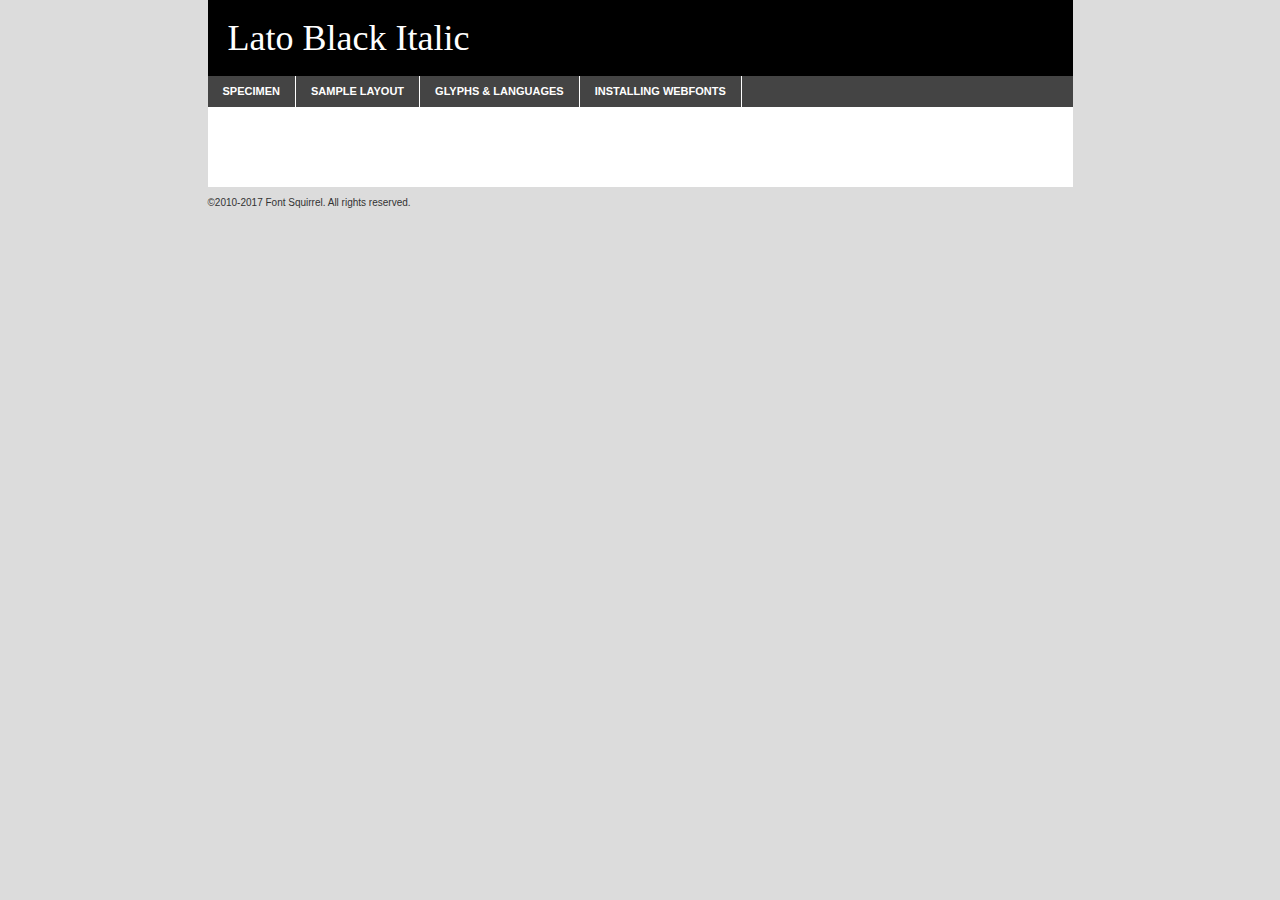
<file: html-page/font/lato-blackitalic-demo.html>
<!DOCTYPE html PUBLIC "-//W3C//DTD XHTML 1.0 Transitional//EN"
        "http://www.w3.org/TR/xhtml1/DTD/xhtml1-transitional.dtd">

<html xmlns="http://www.w3.org/1999/xhtml" xml:lang="en" lang="en">
<head>
    <meta http-equiv="Content-Type" content="text/html; charset=utf-8"/>
    <script src="http://ajax.googleapis.com/ajax/libs/jquery/1.7.2/jquery.min.js" type="text/javascript" charset="utf-8"></script>
    <script type="text/javascript">
		(function($) {
			$.fn.easyTabs = function(option) {
				var param = jQuery.extend({ fadeSpeed: 'fast', defaultContent: 1, activeClass: 'active' }, option);
				$(this).each(function() {
					var thisId = '#' + this.id;
					if ( param.defaultContent == '' )
					{
						param.defaultContent = 1;
					}
					if ( typeof param.defaultContent == 'number' )
					{
						var defaultTab = $(thisId + ' .tabs li:eq(' + (param.defaultContent - 1) + ') a').attr('href').substr(1);
					}
					else
					{
						var defaultTab = param.defaultContent;
					}
					$(thisId + ' .tabs li a').each(function() {
						var tabToHide = $(this).attr('href').substr(1);
						$('#' + tabToHide).addClass('easytabs-tab-content');
					});
					hideAll();
					changeContent(defaultTab);

					function hideAll() {$(thisId + ' .easytabs-tab-content').hide();}

					function changeContent(tabId)
					{
						hideAll();
						$(thisId + ' .tabs li').removeClass(param.activeClass);
						$(thisId + ' .tabs li a[href=#' + tabId + ']').closest('li').addClass(param.activeClass);
						if ( param.fadeSpeed != 'none' )
						{
							$(thisId + ' #' + tabId).fadeIn(param.fadeSpeed);
						}
						else
						{
							$(thisId + ' #' + tabId).show();
						}
					}

					$(thisId + ' .tabs li').click(function() {
						var tabId = $(this).find('a').attr('href').substr(1);
						changeContent(tabId);
						return false;
					});
				});
			}
		})(jQuery);
    </script>
    <link rel="stylesheet" href="specimen_files/specimen_stylesheet.css" type="text/css" charset="utf-8"/>
    <link rel="stylesheet" href="stylesheet.css" type="text/css" charset="utf-8"/>

    <style type="text/css">
        		body {
			font-family: '';
        		}

            </style>

    <title>Lato Black Italic Specimen</title>


    <script type="text/javascript" charset="utf-8">
		$(document).ready(function() {
			$('#container').easyTabs({ defaultContent: 1 });
		});
    </script>
</head>

<body>
<div id="container">
    <div id="header">
		Lato Black Italic    </div>
    <ul class="tabs">
        <li><a href="#specimen">Specimen</a></li>
        <li><a href="#layout">Sample Layout</a></li>
		        <li><a href="#glyphs">Glyphs &amp; Languages</a></li>
        <li><a href="#installing">Installing Webfonts</a></li>

    </ul>

    <div id="main_content">


        <div id="specimen">

            <div class="section">
                <div class="grid12 firstcol">
                    <div class="huge">AaBb</div>
                </div>
            </div>

            <div class="section">
                <div class="glyph_range">A&#x200B;B&#x200b;C&#x200b;D&#x200b;E&#x200b;F&#x200b;G&#x200b;H&#x200b;I&#x200b;J&#x200b;K&#x200b;L&#x200b;M&#x200b;N&#x200b;O&#x200b;P&#x200b;Q&#x200b;R&#x200b;S&#x200b;T&#x200b;U&#x200b;V&#x200b;W&#x200b;X&#x200b;Y&#x200b;Z&#x200b;a&#x200b;b&#x200b;c&#x200b;d&#x200b;e&#x200b;f&#x200b;g&#x200b;h&#x200b;i&#x200b;j&#x200b;k&#x200b;l&#x200b;m&#x200b;n&#x200b;o&#x200b;p&#x200b;q&#x200b;r&#x200b;s&#x200b;t&#x200b;u&#x200b;v&#x200b;w&#x200b;x&#x200b;y&#x200b;z&#x200b;1&#x200b;2&#x200b;3&#x200b;4&#x200b;5&#x200b;6&#x200b;7&#x200b;8&#x200b;9&#x200b;0&#x200b;&amp;&#x200b;.&#x200b;,&#x200b;?&#x200b;!&#x200b;&#64;&#x200b;(&#x200b;)&#x200b;#&#x200b;$&#x200b;%&#x200b;*&#x200b;+&#x200b;-&#x200b;=&#x200b;:&#x200b;;</div>
            </div>
            <div class="section">
                <div class="grid12 firstcol">
                    <table class="sample_table">
                        <tr>
                            <td>10</td>
                            <td class="size10">abcdefghijklmnopqrstuvwxyzABCDEFGHIJKLMNOPQRSTUVWXYZ0123456789abcdefghijklmnopqrstuvwxyzABCDEFGHIJKLMNOPQRSTUVWXYZ0123456789abcdefghijklmnopqrstuvwxyzABCDEFGHIJKLMNOPQRSTUVWXYZ</td>
                        </tr>
                        <tr>
                            <td>11</td>
                            <td class="size11">abcdefghijklmnopqrstuvwxyzABCDEFGHIJKLMNOPQRSTUVWXYZ0123456789abcdefghijklmnopqrstuvwxyzABCDEFGHIJKLMNOPQRSTUVWXYZ0123456789abcdefghijklmnopqrstuvwxyzABCDEFGHIJKLMNOPQRSTUVWXYZ</td>
                        </tr>
                        <tr>
                            <td>12</td>
                            <td class="size12">abcdefghijklmnopqrstuvwxyzABCDEFGHIJKLMNOPQRSTUVWXYZ0123456789abcdefghijklmnopqrstuvwxyzABCDEFGHIJKLMNOPQRSTUVWXYZ0123456789abcdefghijklmnopqrstuvwxyzABCDEFGHIJKLMNOPQRSTUVWXYZ</td>
                        </tr>
                        <tr>
                            <td>13</td>
                            <td class="size13">abcdefghijklmnopqrstuvwxyzABCDEFGHIJKLMNOPQRSTUVWXYZ0123456789abcdefghijklmnopqrstuvwxyzABCDEFGHIJKLMNOPQRSTUVWXYZ0123456789abcdefghijklmnopqrstuvwxyzABCDEFGHIJKLMNOPQRSTUVWXYZ</td>
                        </tr>
                        <tr>
                            <td>14</td>
                            <td class="size14">abcdefghijklmnopqrstuvwxyzABCDEFGHIJKLMNOPQRSTUVWXYZ0123456789abcdefghijklmnopqrstuvwxyzABCDEFGHIJKLMNOPQRSTUVWXYZ0123456789abcdefghijklmnopqrstuvwxyzABCDEFGHIJKLMNOPQRSTUVWXYZ</td>
                        </tr>
                        <tr>
                            <td>16</td>
                            <td class="size16">abcdefghijklmnopqrstuvwxyzABCDEFGHIJKLMNOPQRSTUVWXYZ0123456789abcdefghijklmnopqrstuvwxyzABCDEFGHIJKLMNOPQRSTUVWXYZ</td>
                        </tr>
                        <tr>
                            <td>18</td>
                            <td class="size18">abcdefghijklmnopqrstuvwxyzABCDEFGHIJKLMNOPQRSTUVWXYZ0123456789abcdefghijklmnopqrstuvwxyzABCDEFGHIJKLMNOPQRSTUVWXYZ</td>
                        </tr>
                        <tr>
                            <td>20</td>
                            <td class="size20">abcdefghijklmnopqrstuvwxyzABCDEFGHIJKLMNOPQRSTUVWXYZ0123456789abcdefghijklmnopqrstuvwxyzABCDEFGHIJKLMNOPQRSTUVWXYZ</td>
                        </tr>
                        <tr>
                            <td>24</td>
                            <td class="size24">abcdefghijklmnopqrstuvwxyzABCDEFGHIJKLMNOPQRSTUVWXYZ0123456789abcdefghijklmnopqrstuvwxyzABCDEFGHIJKLMNOPQRSTUVWXYZ</td>
                        </tr>
                        <tr>
                            <td>30</td>
                            <td class="size30">abcdefghijklmnopqrstuvwxyzABCDEFGHIJKLMNOPQRSTUVWXYZ0123456789abcdefghijklmnopqrstuvwxyzABCDEFGHIJKLMNOPQRSTUVWXYZ</td>
                        </tr>
                        <tr>
                            <td>36</td>
                            <td class="size36">abcdefghijklmnopqrstuvwxyzABCDEFGHIJKLMNOPQRSTUVWXYZ0123456789abcdefghijklmnopqrstuvwxyzABCDEFGHIJKLMNOPQRSTUVWXYZ</td>
                        </tr>
                        <tr>
                            <td>48</td>
                            <td class="size48">abcdefghijklmnopqrstuvwxyzABCDEFGHIJKLMNOPQRSTUVWXYZ0123456789abcdefghijklmnopqrstuvwxyzABCDEFGHIJKLMNOPQRSTUVWXYZ</td>
                        </tr>
                        <tr>
                            <td>60</td>
                            <td class="size60">abcdefghijklmnopqrstuvwxyzABCDEFGHIJKLMNOPQRSTUVWXYZ0123456789abcdefghijklmnopqrstuvwxyzABCDEFGHIJKLMNOPQRSTUVWXYZ</td>
                        </tr>
                        <tr>
                            <td>72</td>
                            <td class="size72">abcdefghijklmnopqrstuvwxyzABCDEFGHIJKLMNOPQRSTUVWXYZ0123456789abcdefghijklmnopqrstuvwxyzABCDEFGHIJKLMNOPQRSTUVWXYZ</td>
                        </tr>
                        <tr>
                            <td>90</td>
                            <td class="size90">abcdefghijklmnopqrstuvwxyzABCDEFGHIJKLMNOPQRSTUVWXYZ0123456789abcdefghijklmnopqrstuvwxyzABCDEFGHIJKLMNOPQRSTUVWXYZ</td>
                        </tr>
                    </table>

                </div>

            </div>


            <div class="section" id="bodycomparison">


                <div id="xheight">
                    <div class="fontbody">&#x25FC;&#x25FC;&#x25FC;&#x25FC;&#x25FC;&#x25FC;&#x25FC;&#x25FC;&#x25FC;&#x25FC;&#x25FC;&#x25FC;&#x25FC;&#x25FC;&#x25FC;&#x25FC;&#x25FC;&#x25FC;&#x25FC;&#x25FC;&#x25FC;&#x25FC;&#x25FC;&#x25FC;&#x25FC;&#x25FC;&#x25FC;&#x25FC;&#x25FC;&#x25FC;&#x25FC;&#x25FC;&#x25FC;&#x25FC;&#x25FC;&#x25FC;&#x25FC;&#x25FC;&#x25FC;&#x25FC;&#x25FC;&#x25FC;&#x25FC;&#x25FC;&#x25FC;&#x25FC;&#x25FC;&#x25FC;&#x25FC;&#x25FC;&#x25FC;&#x25FC;&#x25FC;&#x25FC;&#x25FC;&#x25FC;&#x25FC;&#x25FC;&#x25FC;&#x25FC;&#x25FC;&#x25FC;&#x25FC;&#x25FC;&#x25FC;&#x25FC;&#x25FC;&#x25FC;&#x25FC;&#x25FC;&#x25FC;&#x25FC;&#x25FC;&#x25FC;&#x25FC;&#x25FC;&#x25FC;&#x25FC;&#x25FC;&#x25FC;&#x25FC;&#x25FC;&#x25FC;&#x25FC;&#x25FC;&#x25FC;&#x25FC;&#x25FC;&#x25FC;&#x25FC;&#x25FC;&#x25FC;&#x25FC;&#x25FC;&#x25FC;&#x25FC;&#x25FC;&#x25FC;&#x25FC;body</div>
                    <div class="arialbody">body</div>
                    <div class="verdanabody">body</div>
                    <div class="georgiabody">body</div>
                </div>
                <div class="fontbody" style="z-index:1">
                    body<span>Lato Black Italic</span>
                </div>
                <div class="arialbody" style="z-index:1">
                    body<span>Arial</span>
                </div>
                <div class="verdanabody" style="z-index:1">
                    body<span>Verdana</span>
                </div>
                <div class="georgiabody" style="z-index:1">
                    body<span>Georgia</span>
                </div>


            </div>


            <div class="section psample psample_row1" id="">

                <div class="grid2 firstcol">
                    <p class="size10"><span>10.</span>Aenean lacinia bibendum nulla sed consectetur. Fusce dapibus, tellus ac cursus commodo, tortor mauris condimentum nibh, ut fermentum massa justo sit amet risus. Nullam id dolor id nibh ultricies vehicula ut id elit. Cum sociis natoque penatibus et magnis dis parturient montes, nascetur ridiculus mus. Nulla vitae elit libero, a pharetra augue.</p>

                </div>
                <div class="grid3">
                    <p class="size11"><span>11.</span>Aenean lacinia bibendum nulla sed consectetur. Fusce dapibus, tellus ac cursus commodo, tortor mauris condimentum nibh, ut fermentum massa justo sit amet risus. Nullam id dolor id nibh ultricies vehicula ut id elit. Cum sociis natoque penatibus et magnis dis parturient montes, nascetur ridiculus mus. Nulla vitae elit libero, a pharetra augue.</p>

                </div>
                <div class="grid3">
                    <p class="size12"><span>12.</span>Aenean lacinia bibendum nulla sed consectetur. Fusce dapibus, tellus ac cursus commodo, tortor mauris condimentum nibh, ut fermentum massa justo sit amet risus. Nullam id dolor id nibh ultricies vehicula ut id elit. Cum sociis natoque penatibus et magnis dis parturient montes, nascetur ridiculus mus. Nulla vitae elit libero, a pharetra augue.</p>

                </div>
                <div class="grid4">
                    <p class="size13"><span>13.</span>Aenean lacinia bibendum nulla sed consectetur. Fusce dapibus, tellus ac cursus commodo, tortor mauris condimentum nibh, ut fermentum massa justo sit amet risus. Nullam id dolor id nibh ultricies vehicula ut id elit. Cum sociis natoque penatibus et magnis dis parturient montes, nascetur ridiculus mus. Nulla vitae elit libero, a pharetra augue.</p>

                </div>
                <div class="white_blend"></div>

            </div>
            <div class="section psample psample_row2" id="">
                <div class="grid3 firstcol">
                    <p class="size14"><span>14.</span>Aenean lacinia bibendum nulla sed consectetur. Fusce dapibus, tellus ac cursus commodo, tortor mauris condimentum nibh, ut fermentum massa justo sit amet risus. Nullam id dolor id nibh ultricies vehicula ut id elit. Cum sociis natoque penatibus et magnis dis parturient montes, nascetur ridiculus mus. Nulla vitae elit libero, a pharetra augue.</p>

                </div>
                <div class="grid4">
                    <p class="size16"><span>16.</span>Aenean lacinia bibendum nulla sed consectetur. Fusce dapibus, tellus ac cursus commodo, tortor mauris condimentum nibh, ut fermentum massa justo sit amet risus. Nullam id dolor id nibh ultricies vehicula ut id elit. Cum sociis natoque penatibus et magnis dis parturient montes, nascetur ridiculus mus. Nulla vitae elit libero, a pharetra augue.</p>

                </div>
                <div class="grid5">
                    <p class="size18"><span>18.</span>Aenean lacinia bibendum nulla sed consectetur. Fusce dapibus, tellus ac cursus commodo, tortor mauris condimentum nibh, ut fermentum massa justo sit amet risus. Nullam id dolor id nibh ultricies vehicula ut id elit. Cum sociis natoque penatibus et magnis dis parturient montes, nascetur ridiculus mus. Nulla vitae elit libero, a pharetra augue.</p>

                </div>

                <div class="white_blend"></div>

            </div>

            <div class="section psample psample_row3" id="">
                <div class="grid5 firstcol">
                    <p class="size20"><span>20.</span>Aenean lacinia bibendum nulla sed consectetur. Fusce dapibus, tellus ac cursus commodo, tortor mauris condimentum nibh, ut fermentum massa justo sit amet risus. Nullam id dolor id nibh ultricies vehicula ut id elit. Cum sociis natoque penatibus et magnis dis parturient montes, nascetur ridiculus mus. Nulla vitae elit libero, a pharetra augue.</p>
                </div>
                <div class="grid7">
                    <p class="size24"><span>24.</span>Aenean lacinia bibendum nulla sed consectetur. Fusce dapibus, tellus ac cursus commodo, tortor mauris condimentum nibh, ut fermentum massa justo sit amet risus. Nullam id dolor id nibh ultricies vehicula ut id elit. Cum sociis natoque penatibus et magnis dis parturient montes, nascetur ridiculus mus. Nulla vitae elit libero, a pharetra augue.</p>
                </div>

                <div class="white_blend"></div>

            </div>

            <div class="section psample psample_row4" id="">
                <div class="grid12 firstcol">
                    <p class="size30"><span>30.</span>Aenean lacinia bibendum nulla sed consectetur. Fusce dapibus, tellus ac cursus commodo, tortor mauris condimentum nibh, ut fermentum massa justo sit amet risus. Nullam id dolor id nibh ultricies vehicula ut id elit. Cum sociis natoque penatibus et magnis dis parturient montes, nascetur ridiculus mus. Nulla vitae elit libero, a pharetra augue.</p>
                </div>
                <div class="white_blend"></div>

            </div>


            <div class="section psample psample_row1 fullreverse">
                <div class="grid2 firstcol">
                    <p class="size10"><span>10.</span>Aenean lacinia bibendum nulla sed consectetur. Fusce dapibus, tellus ac cursus commodo, tortor mauris condimentum nibh, ut fermentum massa justo sit amet risus. Nullam id dolor id nibh ultricies vehicula ut id elit. Cum sociis natoque penatibus et magnis dis parturient montes, nascetur ridiculus mus. Nulla vitae elit libero, a pharetra augue.</p>

                </div>
                <div class="grid3">
                    <p class="size11"><span>11.</span>Aenean lacinia bibendum nulla sed consectetur. Fusce dapibus, tellus ac cursus commodo, tortor mauris condimentum nibh, ut fermentum massa justo sit amet risus. Nullam id dolor id nibh ultricies vehicula ut id elit. Cum sociis natoque penatibus et magnis dis parturient montes, nascetur ridiculus mus. Nulla vitae elit libero, a pharetra augue.</p>

                </div>
                <div class="grid3">
                    <p class="size12"><span>12.</span>Aenean lacinia bibendum nulla sed consectetur. Fusce dapibus, tellus ac cursus commodo, tortor mauris condimentum nibh, ut fermentum massa justo sit amet risus. Nullam id dolor id nibh ultricies vehicula ut id elit. Cum sociis natoque penatibus et magnis dis parturient montes, nascetur ridiculus mus. Nulla vitae elit libero, a pharetra augue.</p>

                </div>
                <div class="grid4">
                    <p class="size13"><span>13.</span>Aenean lacinia bibendum nulla sed consectetur. Fusce dapibus, tellus ac cursus commodo, tortor mauris condimentum nibh, ut fermentum massa justo sit amet risus. Nullam id dolor id nibh ultricies vehicula ut id elit. Cum sociis natoque penatibus et magnis dis parturient montes, nascetur ridiculus mus. Nulla vitae elit libero, a pharetra augue.</p>

                </div>
                <div class="black_blend"></div>

            </div>

            <div class="section psample psample_row2 fullreverse">
                <div class="grid3 firstcol">
                    <p class="size14"><span>14.</span>Aenean lacinia bibendum nulla sed consectetur. Fusce dapibus, tellus ac cursus commodo, tortor mauris condimentum nibh, ut fermentum massa justo sit amet risus. Nullam id dolor id nibh ultricies vehicula ut id elit. Cum sociis natoque penatibus et magnis dis parturient montes, nascetur ridiculus mus. Nulla vitae elit libero, a pharetra augue.</p>

                </div>
                <div class="grid4">
                    <p class="size16"><span>16.</span>Aenean lacinia bibendum nulla sed consectetur. Fusce dapibus, tellus ac cursus commodo, tortor mauris condimentum nibh, ut fermentum massa justo sit amet risus. Nullam id dolor id nibh ultricies vehicula ut id elit. Cum sociis natoque penatibus et magnis dis parturient montes, nascetur ridiculus mus. Nulla vitae elit libero, a pharetra augue.</p>

                </div>
                <div class="grid5">
                    <p class="size18"><span>18.</span>Aenean lacinia bibendum nulla sed consectetur. Fusce dapibus, tellus ac cursus commodo, tortor mauris condimentum nibh, ut fermentum massa justo sit amet risus. Nullam id dolor id nibh ultricies vehicula ut id elit. Cum sociis natoque penatibus et magnis dis parturient montes, nascetur ridiculus mus. Nulla vitae elit libero, a pharetra augue.</p>

                </div>
                <div class="black_blend"></div>

            </div>

            <div class="section psample fullreverse psample_row3" id="">
                <div class="grid5 firstcol">
                    <p class="size20"><span>20.</span>Aenean lacinia bibendum nulla sed consectetur. Fusce dapibus, tellus ac cursus commodo, tortor mauris condimentum nibh, ut fermentum massa justo sit amet risus. Nullam id dolor id nibh ultricies vehicula ut id elit. Cum sociis natoque penatibus et magnis dis parturient montes, nascetur ridiculus mus. Nulla vitae elit libero, a pharetra augue.</p>
                </div>
                <div class="grid7">
                    <p class="size24"><span>24.</span>Aenean lacinia bibendum nulla sed consectetur. Fusce dapibus, tellus ac cursus commodo, tortor mauris condimentum nibh, ut fermentum massa justo sit amet risus. Nullam id dolor id nibh ultricies vehicula ut id elit. Cum sociis natoque penatibus et magnis dis parturient montes, nascetur ridiculus mus. Nulla vitae elit libero, a pharetra augue.</p>
                </div>

                <div class="black_blend"></div>

            </div>

            <div class="section psample fullreverse psample_row4" id="" style="border-bottom: 20px #000 solid;">
                <div class="grid12 firstcol">
                    <p class="size30"><span>30.</span>Aenean lacinia bibendum nulla sed consectetur. Fusce dapibus, tellus ac cursus commodo, tortor mauris condimentum nibh, ut fermentum massa justo sit amet risus. Nullam id dolor id nibh ultricies vehicula ut id elit. Cum sociis natoque penatibus et magnis dis parturient montes, nascetur ridiculus mus. Nulla vitae elit libero, a pharetra augue.</p>
                </div>
                <div class="black_blend"></div>

            </div>


        </div>

        <div id="layout">

            <div class="section">

                <div class="grid12 firstcol">
                    <h1>Lorem Ipsum Dolor</h1>
                    <h2>Etiam porta sem malesuada magna mollis euismod</h2>

                    <p class="byline">By <a href="#link">Aenean Lacinia</a></p>
                </div>
            </div>
            <div class="section">
                <div class="grid8 firstcol">
                    <p class="large">Donec sed odio dui. Morbi leo risus, porta ac consectetur ac, vestibulum at eros. Fusce dapibus, tellus ac cursus commodo, tortor mauris condimentum nibh, ut fermentum massa justo sit amet risus. </p>


                    <h3>Pellentesque ornare sem</h3>

                    <p>Maecenas sed diam eget risus varius blandit sit amet non magna. Maecenas faucibus mollis interdum. Donec ullamcorper nulla non metus auctor fringilla. Nullam id dolor id nibh ultricies vehicula ut id elit. Nullam id dolor id nibh ultricies vehicula ut id elit. </p>

                    <p>Aenean eu leo quam. Pellentesque ornare sem lacinia quam venenatis vestibulum. Lorem ipsum dolor sit amet, consectetur adipiscing elit. Cum sociis natoque penatibus et magnis dis parturient montes, nascetur ridiculus mus. </p>

                    <p>Nulla vitae elit libero, a pharetra augue. Praesent commodo cursus magna, vel scelerisque nisl consectetur et. Aenean lacinia bibendum nulla sed consectetur. </p>

                    <p>Nullam quis risus eget urna mollis ornare vel eu leo. Nullam quis risus eget urna mollis ornare vel eu leo. Maecenas sed diam eget risus varius blandit sit amet non magna. Donec ullamcorper nulla non metus auctor fringilla. </p>

                    <h3>Cras mattis consectetur</h3>

                    <p>Aenean eu leo quam. Pellentesque ornare sem lacinia quam venenatis vestibulum. Aenean lacinia bibendum nulla sed consectetur. Integer posuere erat a ante venenatis dapibus posuere velit aliquet. Cras mattis consectetur purus sit amet fermentum. </p>

                    <p>Nullam id dolor id nibh ultricies vehicula ut id elit. Nullam quis risus eget urna mollis ornare vel eu leo. Cras mattis consectetur purus sit amet fermentum.</p>
                </div>

                <div class="grid4 sidebar">

                    <div class="box reverse">
                        <p class="last">Nullam quis risus eget urna mollis ornare vel eu leo. Donec ullamcorper nulla non metus auctor fringilla. Cras mattis consectetur purus sit amet fermentum. Sed posuere consectetur est at lobortis. Lorem ipsum dolor sit amet, consectetur adipiscing elit. </p>
                    </div>

                    <p class="caption">Maecenas sed diam eget risus varius.</p>

                    <p>Vestibulum id ligula porta felis euismod semper. Integer posuere erat a ante venenatis dapibus posuere velit aliquet. Vestibulum id ligula porta felis euismod semper. Sed posuere consectetur est at lobortis. Maecenas sed diam eget risus varius blandit sit amet non magna. Fusce dapibus, tellus ac cursus commodo, tortor mauris condimentum nibh, ut fermentum massa justo sit amet risus. </p>


                    <p>Duis mollis, est non commodo luctus, nisi erat porttitor ligula, eget lacinia odio sem nec elit. Aenean lacinia bibendum nulla sed consectetur. Vivamus sagittis lacus vel augue laoreet rutrum faucibus dolor auctor. Aenean lacinia bibendum nulla sed consectetur. Nullam quis risus eget urna mollis ornare vel eu leo. </p>

                    <p>Praesent commodo cursus magna, vel scelerisque nisl consectetur et. Donec ullamcorper nulla non metus auctor fringilla. Maecenas faucibus mollis interdum. Fusce dapibus, tellus ac cursus commodo, tortor mauris condimentum nibh, ut fermentum massa justo sit amet risus. </p>

                </div>
            </div>

        </div>


		

        <div id="glyphs">
            <div class="section">
                <div class="grid12 firstcol">

                    <h1>Language Support</h1>
                    <p>The subset of Lato Black Italic in this kit supports the following languages:<br/>

						<em>This font does not fully support any language.</em>                    </p>
                    <h1>Glyph Chart</h1>
                    <p>The subset of Lato Black Italic in this kit includes all the glyphs listed below. Unicode entities are included above each glyph to help you insert individual characters into your layout.</p>
                    <div id="glyph_chart">

						                    </div>
                </div>


            </div>
        </div>


        <div id="specs">

        </div>

        <div id="installing">
            <div class="section">
                <div class="grid7 firstcol">
                    <h1>Installing Webfonts</h1>

                    <p>Webfonts are supported by all major browser platforms but not all in the same way. There are currently four different font formats that must be included in order to target all browsers. This includes TTF, WOFF, EOT and SVG.</p>

                    <h2>1. Upload your webfonts</h2>
                    <p>You must upload your webfont kit to your website. They should be in or near the same directory as your CSS files.</p>

                    <h2>2. Include the webfont stylesheet</h2>
                    <p>A special CSS @font-face declaration helps the various browsers select the appropriate font it needs without causing you a bunch of headaches. Learn more about this syntax by reading the <a href="https://www.fontspring.com/blog/further-hardening-of-the-bulletproof-syntax">Fontspring blog post</a> about it. The code for it is as follows:</p>


                    <code>
                        @font-face{
                        font-family: 'MyWebFont';
                        src: url('WebFont.eot');
                        src: url('WebFont.eot?#iefix') format('embedded-opentype'),
                        url('WebFont.woff') format('woff'),
                        url('WebFont.ttf') format('truetype'),
                        url('WebFont.svg#webfont') format('svg');
                        }
                    </code>

                    <p>We've already gone ahead and generated the code for you. All you have to do is link to the stylesheet in your HTML, like this:</p>
                    <code>&lt;link rel=&quot;stylesheet&quot; href=&quot;stylesheet.css&quot; type=&quot;text/css&quot; charset=&quot;utf-8&quot; /&gt;</code>

                    <h2>3. Modify your own stylesheet</h2>
                    <p>To take advantage of your new fonts, you must tell your stylesheet to use them. Look at the original @font-face declaration above and find the property called "font-family." The name linked there will be what you use to reference the font. Prepend that webfont name to the font stack in the "font-family" property, inside the selector you want to change. For example:</p>
                    <code>p { font-family: 'WebFont', Arial, sans-serif; }</code>

                    <h2>4. Test</h2>
                    <p>Getting webfonts to work cross-browser <em>can</em> be tricky. Use the information in the sidebar to help you if you find that fonts aren't loading in a particular browser.</p>
                </div>

                <div class="grid5 sidebar">
                    <div class="box">
                        <h2>Troubleshooting<br/>Font-Face Problems</h2>
                        <p>Having trouble getting your webfonts to load in your new website? Here are some tips to sort out what might be the problem.</p>

                        <h3>Fonts not showing in any browser</h3>

                        <p>This sounds like you need to work on the plumbing. You either did not upload the fonts to the correct directory, or you did not link the fonts properly in the CSS. If you've confirmed that all this is correct and you still have a problem, take a look at your .htaccess file and see if requests are getting intercepted.</p>

                        <h3>Fonts not loading in iPhone or iPad</h3>

                        <p>The most common problem here is that you are serving the fonts from an IIS server. IIS refuses to serve files that have unknown MIME types. If that is the case, you must set the MIME type for SVG to "image/svg+xml" in the server settings. Follow these instructions from Microsoft if you need help.</p>

                        <h3>Fonts not loading in Firefox</h3>

                        <p>The primary reason for this failure? You are still using a version Firefox older than 3.5. So upgrade already! If that isn't it, then you are very likely serving fonts from a different domain. Firefox requires that all font assets be served from the same domain. Lastly it is possible that you need to add WOFF to your list of MIME types (if you are serving via IIS.)</p>

                        <h3>Fonts not loading in IE</h3>

                        <p>Are you looking at Internet Explorer on an actual Windows machine or are you cheating by using a service like Adobe BrowserLab? Many of these screenshot services do not render @font-face for IE. Best to test it on a real machine.</p>

                        <h3>Fonts not loading in IE9</h3>

                        <p>IE9, like Firefox, requires that fonts be served from the same domain as the website. Make sure that is the case.</p>
                    </div>
                </div>
            </div>

        </div>

    </div>
    <div id="footer">
        <p>&copy;2010-2017 Font Squirrel. All rights reserved.</p>
    </div>
</div>
</body>
</html>
</file>
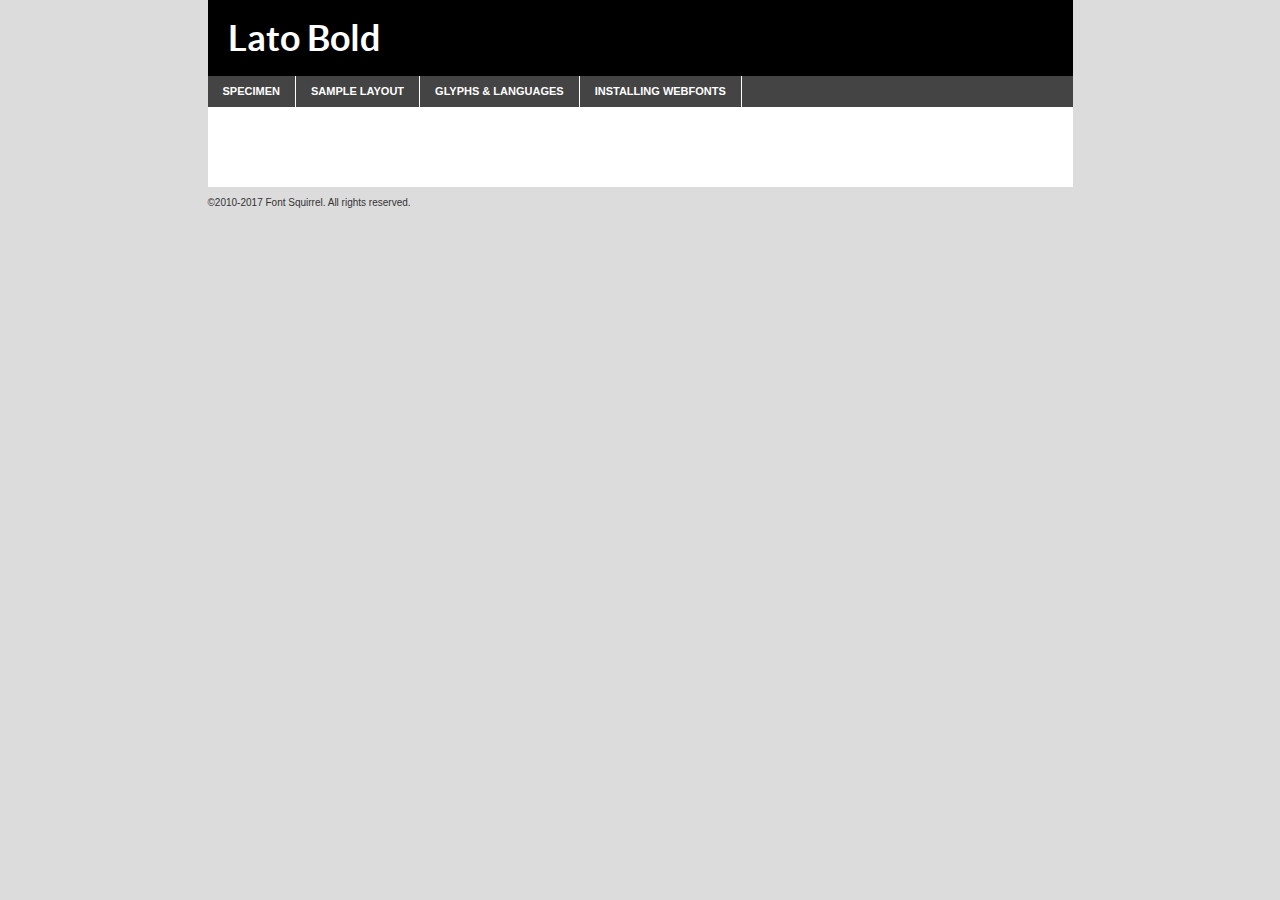
<file: html-page/font/lato-bold-demo.html>
<!DOCTYPE html PUBLIC "-//W3C//DTD XHTML 1.0 Transitional//EN"
        "http://www.w3.org/TR/xhtml1/DTD/xhtml1-transitional.dtd">

<html xmlns="http://www.w3.org/1999/xhtml" xml:lang="en" lang="en">
<head>
    <meta http-equiv="Content-Type" content="text/html; charset=utf-8"/>
    <script src="http://ajax.googleapis.com/ajax/libs/jquery/1.7.2/jquery.min.js" type="text/javascript" charset="utf-8"></script>
    <script type="text/javascript">
		(function($) {
			$.fn.easyTabs = function(option) {
				var param = jQuery.extend({ fadeSpeed: 'fast', defaultContent: 1, activeClass: 'active' }, option);
				$(this).each(function() {
					var thisId = '#' + this.id;
					if ( param.defaultContent == '' )
					{
						param.defaultContent = 1;
					}
					if ( typeof param.defaultContent == 'number' )
					{
						var defaultTab = $(thisId + ' .tabs li:eq(' + (param.defaultContent - 1) + ') a').attr('href').substr(1);
					}
					else
					{
						var defaultTab = param.defaultContent;
					}
					$(thisId + ' .tabs li a').each(function() {
						var tabToHide = $(this).attr('href').substr(1);
						$('#' + tabToHide).addClass('easytabs-tab-content');
					});
					hideAll();
					changeContent(defaultTab);

					function hideAll() {$(thisId + ' .easytabs-tab-content').hide();}

					function changeContent(tabId)
					{
						hideAll();
						$(thisId + ' .tabs li').removeClass(param.activeClass);
						$(thisId + ' .tabs li a[href=#' + tabId + ']').closest('li').addClass(param.activeClass);
						if ( param.fadeSpeed != 'none' )
						{
							$(thisId + ' #' + tabId).fadeIn(param.fadeSpeed);
						}
						else
						{
							$(thisId + ' #' + tabId).show();
						}
					}

					$(thisId + ' .tabs li').click(function() {
						var tabId = $(this).find('a').attr('href').substr(1);
						changeContent(tabId);
						return false;
					});
				});
			}
		})(jQuery);
    </script>
    <link rel="stylesheet" href="specimen_files/specimen_stylesheet.css" type="text/css" charset="utf-8"/>
    <link rel="stylesheet" href="stylesheet.css" type="text/css" charset="utf-8"/>

    <style type="text/css">
        		body {
			font-family: 'latobold';
        		}

            </style>

    <title>Lato Bold Specimen</title>


    <script type="text/javascript" charset="utf-8">
		$(document).ready(function() {
			$('#container').easyTabs({ defaultContent: 1 });
		});
    </script>
</head>

<body>
<div id="container">
    <div id="header">
		Lato Bold    </div>
    <ul class="tabs">
        <li><a href="#specimen">Specimen</a></li>
        <li><a href="#layout">Sample Layout</a></li>
		        <li><a href="#glyphs">Glyphs &amp; Languages</a></li>
        <li><a href="#installing">Installing Webfonts</a></li>

    </ul>

    <div id="main_content">


        <div id="specimen">

            <div class="section">
                <div class="grid12 firstcol">
                    <div class="huge">AaBb</div>
                </div>
            </div>

            <div class="section">
                <div class="glyph_range">A&#x200B;B&#x200b;C&#x200b;D&#x200b;E&#x200b;F&#x200b;G&#x200b;H&#x200b;I&#x200b;J&#x200b;K&#x200b;L&#x200b;M&#x200b;N&#x200b;O&#x200b;P&#x200b;Q&#x200b;R&#x200b;S&#x200b;T&#x200b;U&#x200b;V&#x200b;W&#x200b;X&#x200b;Y&#x200b;Z&#x200b;a&#x200b;b&#x200b;c&#x200b;d&#x200b;e&#x200b;f&#x200b;g&#x200b;h&#x200b;i&#x200b;j&#x200b;k&#x200b;l&#x200b;m&#x200b;n&#x200b;o&#x200b;p&#x200b;q&#x200b;r&#x200b;s&#x200b;t&#x200b;u&#x200b;v&#x200b;w&#x200b;x&#x200b;y&#x200b;z&#x200b;1&#x200b;2&#x200b;3&#x200b;4&#x200b;5&#x200b;6&#x200b;7&#x200b;8&#x200b;9&#x200b;0&#x200b;&amp;&#x200b;.&#x200b;,&#x200b;?&#x200b;!&#x200b;&#64;&#x200b;(&#x200b;)&#x200b;#&#x200b;$&#x200b;%&#x200b;*&#x200b;+&#x200b;-&#x200b;=&#x200b;:&#x200b;;</div>
            </div>
            <div class="section">
                <div class="grid12 firstcol">
                    <table class="sample_table">
                        <tr>
                            <td>10</td>
                            <td class="size10">abcdefghijklmnopqrstuvwxyzABCDEFGHIJKLMNOPQRSTUVWXYZ0123456789abcdefghijklmnopqrstuvwxyzABCDEFGHIJKLMNOPQRSTUVWXYZ0123456789abcdefghijklmnopqrstuvwxyzABCDEFGHIJKLMNOPQRSTUVWXYZ</td>
                        </tr>
                        <tr>
                            <td>11</td>
                            <td class="size11">abcdefghijklmnopqrstuvwxyzABCDEFGHIJKLMNOPQRSTUVWXYZ0123456789abcdefghijklmnopqrstuvwxyzABCDEFGHIJKLMNOPQRSTUVWXYZ0123456789abcdefghijklmnopqrstuvwxyzABCDEFGHIJKLMNOPQRSTUVWXYZ</td>
                        </tr>
                        <tr>
                            <td>12</td>
                            <td class="size12">abcdefghijklmnopqrstuvwxyzABCDEFGHIJKLMNOPQRSTUVWXYZ0123456789abcdefghijklmnopqrstuvwxyzABCDEFGHIJKLMNOPQRSTUVWXYZ0123456789abcdefghijklmnopqrstuvwxyzABCDEFGHIJKLMNOPQRSTUVWXYZ</td>
                        </tr>
                        <tr>
                            <td>13</td>
                            <td class="size13">abcdefghijklmnopqrstuvwxyzABCDEFGHIJKLMNOPQRSTUVWXYZ0123456789abcdefghijklmnopqrstuvwxyzABCDEFGHIJKLMNOPQRSTUVWXYZ0123456789abcdefghijklmnopqrstuvwxyzABCDEFGHIJKLMNOPQRSTUVWXYZ</td>
                        </tr>
                        <tr>
                            <td>14</td>
                            <td class="size14">abcdefghijklmnopqrstuvwxyzABCDEFGHIJKLMNOPQRSTUVWXYZ0123456789abcdefghijklmnopqrstuvwxyzABCDEFGHIJKLMNOPQRSTUVWXYZ0123456789abcdefghijklmnopqrstuvwxyzABCDEFGHIJKLMNOPQRSTUVWXYZ</td>
                        </tr>
                        <tr>
                            <td>16</td>
                            <td class="size16">abcdefghijklmnopqrstuvwxyzABCDEFGHIJKLMNOPQRSTUVWXYZ0123456789abcdefghijklmnopqrstuvwxyzABCDEFGHIJKLMNOPQRSTUVWXYZ</td>
                        </tr>
                        <tr>
                            <td>18</td>
                            <td class="size18">abcdefghijklmnopqrstuvwxyzABCDEFGHIJKLMNOPQRSTUVWXYZ0123456789abcdefghijklmnopqrstuvwxyzABCDEFGHIJKLMNOPQRSTUVWXYZ</td>
                        </tr>
                        <tr>
                            <td>20</td>
                            <td class="size20">abcdefghijklmnopqrstuvwxyzABCDEFGHIJKLMNOPQRSTUVWXYZ0123456789abcdefghijklmnopqrstuvwxyzABCDEFGHIJKLMNOPQRSTUVWXYZ</td>
                        </tr>
                        <tr>
                            <td>24</td>
                            <td class="size24">abcdefghijklmnopqrstuvwxyzABCDEFGHIJKLMNOPQRSTUVWXYZ0123456789abcdefghijklmnopqrstuvwxyzABCDEFGHIJKLMNOPQRSTUVWXYZ</td>
                        </tr>
                        <tr>
                            <td>30</td>
                            <td class="size30">abcdefghijklmnopqrstuvwxyzABCDEFGHIJKLMNOPQRSTUVWXYZ0123456789abcdefghijklmnopqrstuvwxyzABCDEFGHIJKLMNOPQRSTUVWXYZ</td>
                        </tr>
                        <tr>
                            <td>36</td>
                            <td class="size36">abcdefghijklmnopqrstuvwxyzABCDEFGHIJKLMNOPQRSTUVWXYZ0123456789abcdefghijklmnopqrstuvwxyzABCDEFGHIJKLMNOPQRSTUVWXYZ</td>
                        </tr>
                        <tr>
                            <td>48</td>
                            <td class="size48">abcdefghijklmnopqrstuvwxyzABCDEFGHIJKLMNOPQRSTUVWXYZ0123456789abcdefghijklmnopqrstuvwxyzABCDEFGHIJKLMNOPQRSTUVWXYZ</td>
                        </tr>
                        <tr>
                            <td>60</td>
                            <td class="size60">abcdefghijklmnopqrstuvwxyzABCDEFGHIJKLMNOPQRSTUVWXYZ0123456789abcdefghijklmnopqrstuvwxyzABCDEFGHIJKLMNOPQRSTUVWXYZ</td>
                        </tr>
                        <tr>
                            <td>72</td>
                            <td class="size72">abcdefghijklmnopqrstuvwxyzABCDEFGHIJKLMNOPQRSTUVWXYZ0123456789abcdefghijklmnopqrstuvwxyzABCDEFGHIJKLMNOPQRSTUVWXYZ</td>
                        </tr>
                        <tr>
                            <td>90</td>
                            <td class="size90">abcdefghijklmnopqrstuvwxyzABCDEFGHIJKLMNOPQRSTUVWXYZ0123456789abcdefghijklmnopqrstuvwxyzABCDEFGHIJKLMNOPQRSTUVWXYZ</td>
                        </tr>
                    </table>

                </div>

            </div>


            <div class="section" id="bodycomparison">


                <div id="xheight">
                    <div class="fontbody">&#x25FC;&#x25FC;&#x25FC;&#x25FC;&#x25FC;&#x25FC;&#x25FC;&#x25FC;&#x25FC;&#x25FC;&#x25FC;&#x25FC;&#x25FC;&#x25FC;&#x25FC;&#x25FC;&#x25FC;&#x25FC;&#x25FC;&#x25FC;&#x25FC;&#x25FC;&#x25FC;&#x25FC;&#x25FC;&#x25FC;&#x25FC;&#x25FC;&#x25FC;&#x25FC;&#x25FC;&#x25FC;&#x25FC;&#x25FC;&#x25FC;&#x25FC;&#x25FC;&#x25FC;&#x25FC;&#x25FC;&#x25FC;&#x25FC;&#x25FC;&#x25FC;&#x25FC;&#x25FC;&#x25FC;&#x25FC;&#x25FC;&#x25FC;&#x25FC;&#x25FC;&#x25FC;&#x25FC;&#x25FC;&#x25FC;&#x25FC;&#x25FC;&#x25FC;&#x25FC;&#x25FC;&#x25FC;&#x25FC;&#x25FC;&#x25FC;&#x25FC;&#x25FC;&#x25FC;&#x25FC;&#x25FC;&#x25FC;&#x25FC;&#x25FC;&#x25FC;&#x25FC;&#x25FC;&#x25FC;&#x25FC;&#x25FC;&#x25FC;&#x25FC;&#x25FC;&#x25FC;&#x25FC;&#x25FC;&#x25FC;&#x25FC;&#x25FC;&#x25FC;&#x25FC;&#x25FC;&#x25FC;&#x25FC;&#x25FC;&#x25FC;&#x25FC;&#x25FC;&#x25FC;&#x25FC;body</div>
                    <div class="arialbody">body</div>
                    <div class="verdanabody">body</div>
                    <div class="georgiabody">body</div>
                </div>
                <div class="fontbody" style="z-index:1">
                    body<span>Lato Bold</span>
                </div>
                <div class="arialbody" style="z-index:1">
                    body<span>Arial</span>
                </div>
                <div class="verdanabody" style="z-index:1">
                    body<span>Verdana</span>
                </div>
                <div class="georgiabody" style="z-index:1">
                    body<span>Georgia</span>
                </div>


            </div>


            <div class="section psample psample_row1" id="">

                <div class="grid2 firstcol">
                    <p class="size10"><span>10.</span>Aenean lacinia bibendum nulla sed consectetur. Fusce dapibus, tellus ac cursus commodo, tortor mauris condimentum nibh, ut fermentum massa justo sit amet risus. Nullam id dolor id nibh ultricies vehicula ut id elit. Cum sociis natoque penatibus et magnis dis parturient montes, nascetur ridiculus mus. Nulla vitae elit libero, a pharetra augue.</p>

                </div>
                <div class="grid3">
                    <p class="size11"><span>11.</span>Aenean lacinia bibendum nulla sed consectetur. Fusce dapibus, tellus ac cursus commodo, tortor mauris condimentum nibh, ut fermentum massa justo sit amet risus. Nullam id dolor id nibh ultricies vehicula ut id elit. Cum sociis natoque penatibus et magnis dis parturient montes, nascetur ridiculus mus. Nulla vitae elit libero, a pharetra augue.</p>

                </div>
                <div class="grid3">
                    <p class="size12"><span>12.</span>Aenean lacinia bibendum nulla sed consectetur. Fusce dapibus, tellus ac cursus commodo, tortor mauris condimentum nibh, ut fermentum massa justo sit amet risus. Nullam id dolor id nibh ultricies vehicula ut id elit. Cum sociis natoque penatibus et magnis dis parturient montes, nascetur ridiculus mus. Nulla vitae elit libero, a pharetra augue.</p>

                </div>
                <div class="grid4">
                    <p class="size13"><span>13.</span>Aenean lacinia bibendum nulla sed consectetur. Fusce dapibus, tellus ac cursus commodo, tortor mauris condimentum nibh, ut fermentum massa justo sit amet risus. Nullam id dolor id nibh ultricies vehicula ut id elit. Cum sociis natoque penatibus et magnis dis parturient montes, nascetur ridiculus mus. Nulla vitae elit libero, a pharetra augue.</p>

                </div>
                <div class="white_blend"></div>

            </div>
            <div class="section psample psample_row2" id="">
                <div class="grid3 firstcol">
                    <p class="size14"><span>14.</span>Aenean lacinia bibendum nulla sed consectetur. Fusce dapibus, tellus ac cursus commodo, tortor mauris condimentum nibh, ut fermentum massa justo sit amet risus. Nullam id dolor id nibh ultricies vehicula ut id elit. Cum sociis natoque penatibus et magnis dis parturient montes, nascetur ridiculus mus. Nulla vitae elit libero, a pharetra augue.</p>

                </div>
                <div class="grid4">
                    <p class="size16"><span>16.</span>Aenean lacinia bibendum nulla sed consectetur. Fusce dapibus, tellus ac cursus commodo, tortor mauris condimentum nibh, ut fermentum massa justo sit amet risus. Nullam id dolor id nibh ultricies vehicula ut id elit. Cum sociis natoque penatibus et magnis dis parturient montes, nascetur ridiculus mus. Nulla vitae elit libero, a pharetra augue.</p>

                </div>
                <div class="grid5">
                    <p class="size18"><span>18.</span>Aenean lacinia bibendum nulla sed consectetur. Fusce dapibus, tellus ac cursus commodo, tortor mauris condimentum nibh, ut fermentum massa justo sit amet risus. Nullam id dolor id nibh ultricies vehicula ut id elit. Cum sociis natoque penatibus et magnis dis parturient montes, nascetur ridiculus mus. Nulla vitae elit libero, a pharetra augue.</p>

                </div>

                <div class="white_blend"></div>

            </div>

            <div class="section psample psample_row3" id="">
                <div class="grid5 firstcol">
                    <p class="size20"><span>20.</span>Aenean lacinia bibendum nulla sed consectetur. Fusce dapibus, tellus ac cursus commodo, tortor mauris condimentum nibh, ut fermentum massa justo sit amet risus. Nullam id dolor id nibh ultricies vehicula ut id elit. Cum sociis natoque penatibus et magnis dis parturient montes, nascetur ridiculus mus. Nulla vitae elit libero, a pharetra augue.</p>
                </div>
                <div class="grid7">
                    <p class="size24"><span>24.</span>Aenean lacinia bibendum nulla sed consectetur. Fusce dapibus, tellus ac cursus commodo, tortor mauris condimentum nibh, ut fermentum massa justo sit amet risus. Nullam id dolor id nibh ultricies vehicula ut id elit. Cum sociis natoque penatibus et magnis dis parturient montes, nascetur ridiculus mus. Nulla vitae elit libero, a pharetra augue.</p>
                </div>

                <div class="white_blend"></div>

            </div>

            <div class="section psample psample_row4" id="">
                <div class="grid12 firstcol">
                    <p class="size30"><span>30.</span>Aenean lacinia bibendum nulla sed consectetur. Fusce dapibus, tellus ac cursus commodo, tortor mauris condimentum nibh, ut fermentum massa justo sit amet risus. Nullam id dolor id nibh ultricies vehicula ut id elit. Cum sociis natoque penatibus et magnis dis parturient montes, nascetur ridiculus mus. Nulla vitae elit libero, a pharetra augue.</p>
                </div>
                <div class="white_blend"></div>

            </div>


            <div class="section psample psample_row1 fullreverse">
                <div class="grid2 firstcol">
                    <p class="size10"><span>10.</span>Aenean lacinia bibendum nulla sed consectetur. Fusce dapibus, tellus ac cursus commodo, tortor mauris condimentum nibh, ut fermentum massa justo sit amet risus. Nullam id dolor id nibh ultricies vehicula ut id elit. Cum sociis natoque penatibus et magnis dis parturient montes, nascetur ridiculus mus. Nulla vitae elit libero, a pharetra augue.</p>

                </div>
                <div class="grid3">
                    <p class="size11"><span>11.</span>Aenean lacinia bibendum nulla sed consectetur. Fusce dapibus, tellus ac cursus commodo, tortor mauris condimentum nibh, ut fermentum massa justo sit amet risus. Nullam id dolor id nibh ultricies vehicula ut id elit. Cum sociis natoque penatibus et magnis dis parturient montes, nascetur ridiculus mus. Nulla vitae elit libero, a pharetra augue.</p>

                </div>
                <div class="grid3">
                    <p class="size12"><span>12.</span>Aenean lacinia bibendum nulla sed consectetur. Fusce dapibus, tellus ac cursus commodo, tortor mauris condimentum nibh, ut fermentum massa justo sit amet risus. Nullam id dolor id nibh ultricies vehicula ut id elit. Cum sociis natoque penatibus et magnis dis parturient montes, nascetur ridiculus mus. Nulla vitae elit libero, a pharetra augue.</p>

                </div>
                <div class="grid4">
                    <p class="size13"><span>13.</span>Aenean lacinia bibendum nulla sed consectetur. Fusce dapibus, tellus ac cursus commodo, tortor mauris condimentum nibh, ut fermentum massa justo sit amet risus. Nullam id dolor id nibh ultricies vehicula ut id elit. Cum sociis natoque penatibus et magnis dis parturient montes, nascetur ridiculus mus. Nulla vitae elit libero, a pharetra augue.</p>

                </div>
                <div class="black_blend"></div>

            </div>

            <div class="section psample psample_row2 fullreverse">
                <div class="grid3 firstcol">
                    <p class="size14"><span>14.</span>Aenean lacinia bibendum nulla sed consectetur. Fusce dapibus, tellus ac cursus commodo, tortor mauris condimentum nibh, ut fermentum massa justo sit amet risus. Nullam id dolor id nibh ultricies vehicula ut id elit. Cum sociis natoque penatibus et magnis dis parturient montes, nascetur ridiculus mus. Nulla vitae elit libero, a pharetra augue.</p>

                </div>
                <div class="grid4">
                    <p class="size16"><span>16.</span>Aenean lacinia bibendum nulla sed consectetur. Fusce dapibus, tellus ac cursus commodo, tortor mauris condimentum nibh, ut fermentum massa justo sit amet risus. Nullam id dolor id nibh ultricies vehicula ut id elit. Cum sociis natoque penatibus et magnis dis parturient montes, nascetur ridiculus mus. Nulla vitae elit libero, a pharetra augue.</p>

                </div>
                <div class="grid5">
                    <p class="size18"><span>18.</span>Aenean lacinia bibendum nulla sed consectetur. Fusce dapibus, tellus ac cursus commodo, tortor mauris condimentum nibh, ut fermentum massa justo sit amet risus. Nullam id dolor id nibh ultricies vehicula ut id elit. Cum sociis natoque penatibus et magnis dis parturient montes, nascetur ridiculus mus. Nulla vitae elit libero, a pharetra augue.</p>

                </div>
                <div class="black_blend"></div>

            </div>

            <div class="section psample fullreverse psample_row3" id="">
                <div class="grid5 firstcol">
                    <p class="size20"><span>20.</span>Aenean lacinia bibendum nulla sed consectetur. Fusce dapibus, tellus ac cursus commodo, tortor mauris condimentum nibh, ut fermentum massa justo sit amet risus. Nullam id dolor id nibh ultricies vehicula ut id elit. Cum sociis natoque penatibus et magnis dis parturient montes, nascetur ridiculus mus. Nulla vitae elit libero, a pharetra augue.</p>
                </div>
                <div class="grid7">
                    <p class="size24"><span>24.</span>Aenean lacinia bibendum nulla sed consectetur. Fusce dapibus, tellus ac cursus commodo, tortor mauris condimentum nibh, ut fermentum massa justo sit amet risus. Nullam id dolor id nibh ultricies vehicula ut id elit. Cum sociis natoque penatibus et magnis dis parturient montes, nascetur ridiculus mus. Nulla vitae elit libero, a pharetra augue.</p>
                </div>

                <div class="black_blend"></div>

            </div>

            <div class="section psample fullreverse psample_row4" id="" style="border-bottom: 20px #000 solid;">
                <div class="grid12 firstcol">
                    <p class="size30"><span>30.</span>Aenean lacinia bibendum nulla sed consectetur. Fusce dapibus, tellus ac cursus commodo, tortor mauris condimentum nibh, ut fermentum massa justo sit amet risus. Nullam id dolor id nibh ultricies vehicula ut id elit. Cum sociis natoque penatibus et magnis dis parturient montes, nascetur ridiculus mus. Nulla vitae elit libero, a pharetra augue.</p>
                </div>
                <div class="black_blend"></div>

            </div>


        </div>

        <div id="layout">

            <div class="section">

                <div class="grid12 firstcol">
                    <h1>Lorem Ipsum Dolor</h1>
                    <h2>Etiam porta sem malesuada magna mollis euismod</h2>

                    <p class="byline">By <a href="#link">Aenean Lacinia</a></p>
                </div>
            </div>
            <div class="section">
                <div class="grid8 firstcol">
                    <p class="large">Donec sed odio dui. Morbi leo risus, porta ac consectetur ac, vestibulum at eros. Fusce dapibus, tellus ac cursus commodo, tortor mauris condimentum nibh, ut fermentum massa justo sit amet risus. </p>


                    <h3>Pellentesque ornare sem</h3>

                    <p>Maecenas sed diam eget risus varius blandit sit amet non magna. Maecenas faucibus mollis interdum. Donec ullamcorper nulla non metus auctor fringilla. Nullam id dolor id nibh ultricies vehicula ut id elit. Nullam id dolor id nibh ultricies vehicula ut id elit. </p>

                    <p>Aenean eu leo quam. Pellentesque ornare sem lacinia quam venenatis vestibulum. Lorem ipsum dolor sit amet, consectetur adipiscing elit. Cum sociis natoque penatibus et magnis dis parturient montes, nascetur ridiculus mus. </p>

                    <p>Nulla vitae elit libero, a pharetra augue. Praesent commodo cursus magna, vel scelerisque nisl consectetur et. Aenean lacinia bibendum nulla sed consectetur. </p>

                    <p>Nullam quis risus eget urna mollis ornare vel eu leo. Nullam quis risus eget urna mollis ornare vel eu leo. Maecenas sed diam eget risus varius blandit sit amet non magna. Donec ullamcorper nulla non metus auctor fringilla. </p>

                    <h3>Cras mattis consectetur</h3>

                    <p>Aenean eu leo quam. Pellentesque ornare sem lacinia quam venenatis vestibulum. Aenean lacinia bibendum nulla sed consectetur. Integer posuere erat a ante venenatis dapibus posuere velit aliquet. Cras mattis consectetur purus sit amet fermentum. </p>

                    <p>Nullam id dolor id nibh ultricies vehicula ut id elit. Nullam quis risus eget urna mollis ornare vel eu leo. Cras mattis consectetur purus sit amet fermentum.</p>
                </div>

                <div class="grid4 sidebar">

                    <div class="box reverse">
                        <p class="last">Nullam quis risus eget urna mollis ornare vel eu leo. Donec ullamcorper nulla non metus auctor fringilla. Cras mattis consectetur purus sit amet fermentum. Sed posuere consectetur est at lobortis. Lorem ipsum dolor sit amet, consectetur adipiscing elit. </p>
                    </div>

                    <p class="caption">Maecenas sed diam eget risus varius.</p>

                    <p>Vestibulum id ligula porta felis euismod semper. Integer posuere erat a ante venenatis dapibus posuere velit aliquet. Vestibulum id ligula porta felis euismod semper. Sed posuere consectetur est at lobortis. Maecenas sed diam eget risus varius blandit sit amet non magna. Fusce dapibus, tellus ac cursus commodo, tortor mauris condimentum nibh, ut fermentum massa justo sit amet risus. </p>


                    <p>Duis mollis, est non commodo luctus, nisi erat porttitor ligula, eget lacinia odio sem nec elit. Aenean lacinia bibendum nulla sed consectetur. Vivamus sagittis lacus vel augue laoreet rutrum faucibus dolor auctor. Aenean lacinia bibendum nulla sed consectetur. Nullam quis risus eget urna mollis ornare vel eu leo. </p>

                    <p>Praesent commodo cursus magna, vel scelerisque nisl consectetur et. Donec ullamcorper nulla non metus auctor fringilla. Maecenas faucibus mollis interdum. Fusce dapibus, tellus ac cursus commodo, tortor mauris condimentum nibh, ut fermentum massa justo sit amet risus. </p>

                </div>
            </div>

        </div>


		

        <div id="glyphs">
            <div class="section">
                <div class="grid12 firstcol">

                    <h1>Language Support</h1>
                    <p>The subset of Lato Bold in this kit supports the following languages:<br/>

						Albanian, Basque, Breton, Chamorro, Danish, Dutch, English, Faroese, Finnish, French, Frisian, Galician, German, Icelandic, Italian, Malagasy, Norwegian, Portuguese, Spanish, Alsatian, Aragonese, Arapaho, Arrernte, Asturian, Aymara, Bislama, Cebuano, Corsican, Fijian, French_creole, Genoese, Gilbertese, Greenlandic, Haitian_creole, Hiligaynon, Hmong, Hopi, Ibanag, Iloko_ilokano, Indonesian, Interglossa_glosa, Interlingua, Irish_gaelic, Jerriais, Lojban, Lombard, Luxembourgeois, Manx, Mohawk, Norfolk_pitcairnese, Occitan, Oromo, Pangasinan, Papiamento, Piedmontese, Potawatomi, Rhaeto-romance, Romansh, Rotokas, Sami_lule, Samoan, Sardinian, Scots_gaelic, Seychelles_creole, Shona, Sicilian, Somali, Southern_ndebele, Swahili, Swati_swazi, Tagalog_filipino_pilipino, Tetum, Tok_pisin, Uyghur_latinized, Volapuk, Walloon, Warlpiri, Xhosa, Yapese, Zulu, Latinbasic, Ubasic, Demo                    </p>
                    <h1>Glyph Chart</h1>
                    <p>The subset of Lato Bold in this kit includes all the glyphs listed below. Unicode entities are included above each glyph to help you insert individual characters into your layout.</p>
                    <div id="glyph_chart">

																																	                                <div><p>&amp;#13;</p>&#13;</div>
																				                                <div><p>&amp;#32;</p>&#32;</div>
																				                                <div><p>&amp;#33;</p>&#33;</div>
																				                                <div><p>&amp;#34;</p>&#34;</div>
																				                                <div><p>&amp;#35;</p>&#35;</div>
																				                                <div><p>&amp;#36;</p>&#36;</div>
																				                                <div><p>&amp;#37;</p>&#37;</div>
																				                                <div><p>&amp;#38;</p>&#38;</div>
																				                                <div><p>&amp;#39;</p>&#39;</div>
																				                                <div><p>&amp;#40;</p>&#40;</div>
																				                                <div><p>&amp;#41;</p>&#41;</div>
																				                                <div><p>&amp;#42;</p>&#42;</div>
																				                                <div><p>&amp;#43;</p>&#43;</div>
																				                                <div><p>&amp;#44;</p>&#44;</div>
																				                                <div><p>&amp;#45;</p>&#45;</div>
																				                                <div><p>&amp;#46;</p>&#46;</div>
																				                                <div><p>&amp;#47;</p>&#47;</div>
																				                                <div><p>&amp;#48;</p>&#48;</div>
																				                                <div><p>&amp;#49;</p>&#49;</div>
																				                                <div><p>&amp;#50;</p>&#50;</div>
																				                                <div><p>&amp;#51;</p>&#51;</div>
																				                                <div><p>&amp;#52;</p>&#52;</div>
																				                                <div><p>&amp;#53;</p>&#53;</div>
																				                                <div><p>&amp;#54;</p>&#54;</div>
																				                                <div><p>&amp;#55;</p>&#55;</div>
																				                                <div><p>&amp;#56;</p>&#56;</div>
																				                                <div><p>&amp;#57;</p>&#57;</div>
																				                                <div><p>&amp;#58;</p>&#58;</div>
																				                                <div><p>&amp;#59;</p>&#59;</div>
																				                                <div><p>&amp;#60;</p>&#60;</div>
																				                                <div><p>&amp;#61;</p>&#61;</div>
																				                                <div><p>&amp;#62;</p>&#62;</div>
																				                                <div><p>&amp;#63;</p>&#63;</div>
																				                                <div><p>&amp;#64;</p>&#64;</div>
																				                                <div><p>&amp;#65;</p>&#65;</div>
																				                                <div><p>&amp;#66;</p>&#66;</div>
																				                                <div><p>&amp;#67;</p>&#67;</div>
																				                                <div><p>&amp;#68;</p>&#68;</div>
																				                                <div><p>&amp;#69;</p>&#69;</div>
																				                                <div><p>&amp;#70;</p>&#70;</div>
																				                                <div><p>&amp;#71;</p>&#71;</div>
																				                                <div><p>&amp;#72;</p>&#72;</div>
																				                                <div><p>&amp;#73;</p>&#73;</div>
																				                                <div><p>&amp;#74;</p>&#74;</div>
																				                                <div><p>&amp;#75;</p>&#75;</div>
																				                                <div><p>&amp;#76;</p>&#76;</div>
																				                                <div><p>&amp;#77;</p>&#77;</div>
																				                                <div><p>&amp;#78;</p>&#78;</div>
																				                                <div><p>&amp;#79;</p>&#79;</div>
																				                                <div><p>&amp;#80;</p>&#80;</div>
																				                                <div><p>&amp;#81;</p>&#81;</div>
																				                                <div><p>&amp;#82;</p>&#82;</div>
																				                                <div><p>&amp;#83;</p>&#83;</div>
																				                                <div><p>&amp;#84;</p>&#84;</div>
																				                                <div><p>&amp;#85;</p>&#85;</div>
																				                                <div><p>&amp;#86;</p>&#86;</div>
																				                                <div><p>&amp;#87;</p>&#87;</div>
																				                                <div><p>&amp;#88;</p>&#88;</div>
																				                                <div><p>&amp;#89;</p>&#89;</div>
																				                                <div><p>&amp;#90;</p>&#90;</div>
																				                                <div><p>&amp;#91;</p>&#91;</div>
																				                                <div><p>&amp;#92;</p>&#92;</div>
																				                                <div><p>&amp;#93;</p>&#93;</div>
																				                                <div><p>&amp;#94;</p>&#94;</div>
																				                                <div><p>&amp;#95;</p>&#95;</div>
																				                                <div><p>&amp;#96;</p>&#96;</div>
																				                                <div><p>&amp;#97;</p>&#97;</div>
																				                                <div><p>&amp;#98;</p>&#98;</div>
																				                                <div><p>&amp;#99;</p>&#99;</div>
																				                                <div><p>&amp;#100;</p>&#100;</div>
																				                                <div><p>&amp;#101;</p>&#101;</div>
																				                                <div><p>&amp;#102;</p>&#102;</div>
																				                                <div><p>&amp;#103;</p>&#103;</div>
																				                                <div><p>&amp;#104;</p>&#104;</div>
																				                                <div><p>&amp;#105;</p>&#105;</div>
																				                                <div><p>&amp;#106;</p>&#106;</div>
																				                                <div><p>&amp;#107;</p>&#107;</div>
																				                                <div><p>&amp;#108;</p>&#108;</div>
																				                                <div><p>&amp;#109;</p>&#109;</div>
																				                                <div><p>&amp;#110;</p>&#110;</div>
																				                                <div><p>&amp;#111;</p>&#111;</div>
																				                                <div><p>&amp;#112;</p>&#112;</div>
																				                                <div><p>&amp;#113;</p>&#113;</div>
																				                                <div><p>&amp;#114;</p>&#114;</div>
																				                                <div><p>&amp;#115;</p>&#115;</div>
																				                                <div><p>&amp;#116;</p>&#116;</div>
																				                                <div><p>&amp;#117;</p>&#117;</div>
																				                                <div><p>&amp;#118;</p>&#118;</div>
																				                                <div><p>&amp;#119;</p>&#119;</div>
																				                                <div><p>&amp;#120;</p>&#120;</div>
																				                                <div><p>&amp;#121;</p>&#121;</div>
																				                                <div><p>&amp;#122;</p>&#122;</div>
																				                                <div><p>&amp;#123;</p>&#123;</div>
																				                                <div><p>&amp;#124;</p>&#124;</div>
																				                                <div><p>&amp;#125;</p>&#125;</div>
																				                                <div><p>&amp;#126;</p>&#126;</div>
																				                                <div><p>&amp;#160;</p>&#160;</div>
																				                                <div><p>&amp;#161;</p>&#161;</div>
																				                                <div><p>&amp;#162;</p>&#162;</div>
																				                                <div><p>&amp;#163;</p>&#163;</div>
																				                                <div><p>&amp;#164;</p>&#164;</div>
																				                                <div><p>&amp;#165;</p>&#165;</div>
																				                                <div><p>&amp;#166;</p>&#166;</div>
																				                                <div><p>&amp;#167;</p>&#167;</div>
																				                                <div><p>&amp;#168;</p>&#168;</div>
																				                                <div><p>&amp;#169;</p>&#169;</div>
																				                                <div><p>&amp;#170;</p>&#170;</div>
																				                                <div><p>&amp;#171;</p>&#171;</div>
																				                                <div><p>&amp;#172;</p>&#172;</div>
																				                                <div><p>&amp;#173;</p>&#173;</div>
																				                                <div><p>&amp;#174;</p>&#174;</div>
																				                                <div><p>&amp;#175;</p>&#175;</div>
																				                                <div><p>&amp;#176;</p>&#176;</div>
																				                                <div><p>&amp;#177;</p>&#177;</div>
																				                                <div><p>&amp;#178;</p>&#178;</div>
																				                                <div><p>&amp;#179;</p>&#179;</div>
																				                                <div><p>&amp;#180;</p>&#180;</div>
																				                                <div><p>&amp;#181;</p>&#181;</div>
																				                                <div><p>&amp;#182;</p>&#182;</div>
																				                                <div><p>&amp;#183;</p>&#183;</div>
																				                                <div><p>&amp;#184;</p>&#184;</div>
																				                                <div><p>&amp;#185;</p>&#185;</div>
																				                                <div><p>&amp;#186;</p>&#186;</div>
																				                                <div><p>&amp;#187;</p>&#187;</div>
																				                                <div><p>&amp;#188;</p>&#188;</div>
																				                                <div><p>&amp;#189;</p>&#189;</div>
																				                                <div><p>&amp;#190;</p>&#190;</div>
																				                                <div><p>&amp;#191;</p>&#191;</div>
																				                                <div><p>&amp;#192;</p>&#192;</div>
																				                                <div><p>&amp;#193;</p>&#193;</div>
																				                                <div><p>&amp;#194;</p>&#194;</div>
																				                                <div><p>&amp;#195;</p>&#195;</div>
																				                                <div><p>&amp;#196;</p>&#196;</div>
																				                                <div><p>&amp;#197;</p>&#197;</div>
																				                                <div><p>&amp;#198;</p>&#198;</div>
																				                                <div><p>&amp;#199;</p>&#199;</div>
																				                                <div><p>&amp;#200;</p>&#200;</div>
																				                                <div><p>&amp;#201;</p>&#201;</div>
																				                                <div><p>&amp;#202;</p>&#202;</div>
																				                                <div><p>&amp;#203;</p>&#203;</div>
																				                                <div><p>&amp;#204;</p>&#204;</div>
																				                                <div><p>&amp;#205;</p>&#205;</div>
																				                                <div><p>&amp;#206;</p>&#206;</div>
																				                                <div><p>&amp;#207;</p>&#207;</div>
																				                                <div><p>&amp;#208;</p>&#208;</div>
																				                                <div><p>&amp;#209;</p>&#209;</div>
																				                                <div><p>&amp;#210;</p>&#210;</div>
																				                                <div><p>&amp;#211;</p>&#211;</div>
																				                                <div><p>&amp;#212;</p>&#212;</div>
																				                                <div><p>&amp;#213;</p>&#213;</div>
																				                                <div><p>&amp;#214;</p>&#214;</div>
																				                                <div><p>&amp;#215;</p>&#215;</div>
																				                                <div><p>&amp;#216;</p>&#216;</div>
																				                                <div><p>&amp;#217;</p>&#217;</div>
																				                                <div><p>&amp;#218;</p>&#218;</div>
																				                                <div><p>&amp;#219;</p>&#219;</div>
																				                                <div><p>&amp;#220;</p>&#220;</div>
																				                                <div><p>&amp;#221;</p>&#221;</div>
																				                                <div><p>&amp;#222;</p>&#222;</div>
																				                                <div><p>&amp;#223;</p>&#223;</div>
																				                                <div><p>&amp;#224;</p>&#224;</div>
																				                                <div><p>&amp;#225;</p>&#225;</div>
																				                                <div><p>&amp;#226;</p>&#226;</div>
																				                                <div><p>&amp;#227;</p>&#227;</div>
																				                                <div><p>&amp;#228;</p>&#228;</div>
																				                                <div><p>&amp;#229;</p>&#229;</div>
																				                                <div><p>&amp;#230;</p>&#230;</div>
																				                                <div><p>&amp;#231;</p>&#231;</div>
																				                                <div><p>&amp;#232;</p>&#232;</div>
																				                                <div><p>&amp;#233;</p>&#233;</div>
																				                                <div><p>&amp;#234;</p>&#234;</div>
																				                                <div><p>&amp;#235;</p>&#235;</div>
																				                                <div><p>&amp;#236;</p>&#236;</div>
																				                                <div><p>&amp;#237;</p>&#237;</div>
																				                                <div><p>&amp;#238;</p>&#238;</div>
																				                                <div><p>&amp;#239;</p>&#239;</div>
																				                                <div><p>&amp;#240;</p>&#240;</div>
																				                                <div><p>&amp;#241;</p>&#241;</div>
																				                                <div><p>&amp;#242;</p>&#242;</div>
																				                                <div><p>&amp;#243;</p>&#243;</div>
																				                                <div><p>&amp;#244;</p>&#244;</div>
																				                                <div><p>&amp;#245;</p>&#245;</div>
																				                                <div><p>&amp;#246;</p>&#246;</div>
																				                                <div><p>&amp;#247;</p>&#247;</div>
																				                                <div><p>&amp;#248;</p>&#248;</div>
																				                                <div><p>&amp;#249;</p>&#249;</div>
																				                                <div><p>&amp;#250;</p>&#250;</div>
																				                                <div><p>&amp;#251;</p>&#251;</div>
																				                                <div><p>&amp;#252;</p>&#252;</div>
																				                                <div><p>&amp;#253;</p>&#253;</div>
																				                                <div><p>&amp;#254;</p>&#254;</div>
																				                                <div><p>&amp;#255;</p>&#255;</div>
																				                                <div><p>&amp;#338;</p>&#338;</div>
																				                                <div><p>&amp;#339;</p>&#339;</div>
																				                                <div><p>&amp;#376;</p>&#376;</div>
																				                                <div><p>&amp;#710;</p>&#710;</div>
																				                                <div><p>&amp;#732;</p>&#732;</div>
																				                                <div><p>&amp;#8192;</p>&#8192;</div>
																				                                <div><p>&amp;#8193;</p>&#8193;</div>
																				                                <div><p>&amp;#8194;</p>&#8194;</div>
																				                                <div><p>&amp;#8195;</p>&#8195;</div>
																				                                <div><p>&amp;#8196;</p>&#8196;</div>
																				                                <div><p>&amp;#8197;</p>&#8197;</div>
																				                                <div><p>&amp;#8198;</p>&#8198;</div>
																				                                <div><p>&amp;#8199;</p>&#8199;</div>
																				                                <div><p>&amp;#8200;</p>&#8200;</div>
																				                                <div><p>&amp;#8201;</p>&#8201;</div>
																				                                <div><p>&amp;#8202;</p>&#8202;</div>
																				                                <div><p>&amp;#8208;</p>&#8208;</div>
																				                                <div><p>&amp;#8209;</p>&#8209;</div>
																				                                <div><p>&amp;#8210;</p>&#8210;</div>
																				                                <div><p>&amp;#8211;</p>&#8211;</div>
																				                                <div><p>&amp;#8212;</p>&#8212;</div>
																				                                <div><p>&amp;#8216;</p>&#8216;</div>
																				                                <div><p>&amp;#8217;</p>&#8217;</div>
																				                                <div><p>&amp;#8218;</p>&#8218;</div>
																				                                <div><p>&amp;#8220;</p>&#8220;</div>
																				                                <div><p>&amp;#8221;</p>&#8221;</div>
																				                                <div><p>&amp;#8222;</p>&#8222;</div>
																				                                <div><p>&amp;#8226;</p>&#8226;</div>
																				                                <div><p>&amp;#8230;</p>&#8230;</div>
																				                                <div><p>&amp;#8239;</p>&#8239;</div>
																				                                <div><p>&amp;#8249;</p>&#8249;</div>
																				                                <div><p>&amp;#8250;</p>&#8250;</div>
																				                                <div><p>&amp;#8287;</p>&#8287;</div>
																				                                <div><p>&amp;#8364;</p>&#8364;</div>
																				                                <div><p>&amp;#8482;</p>&#8482;</div>
																				                                <div><p>&amp;#9724;</p>&#9724;</div>
																				                                <div><p>&amp;#64257;</p>&#64257;</div>
																				                                <div><p>&amp;#64258;</p>&#64258;</div>
																																													                    </div>
                </div>


            </div>
        </div>


        <div id="specs">

        </div>

        <div id="installing">
            <div class="section">
                <div class="grid7 firstcol">
                    <h1>Installing Webfonts</h1>

                    <p>Webfonts are supported by all major browser platforms but not all in the same way. There are currently four different font formats that must be included in order to target all browsers. This includes TTF, WOFF, EOT and SVG.</p>

                    <h2>1. Upload your webfonts</h2>
                    <p>You must upload your webfont kit to your website. They should be in or near the same directory as your CSS files.</p>

                    <h2>2. Include the webfont stylesheet</h2>
                    <p>A special CSS @font-face declaration helps the various browsers select the appropriate font it needs without causing you a bunch of headaches. Learn more about this syntax by reading the <a href="https://www.fontspring.com/blog/further-hardening-of-the-bulletproof-syntax">Fontspring blog post</a> about it. The code for it is as follows:</p>


                    <code>
                        @font-face{
                        font-family: 'MyWebFont';
                        src: url('WebFont.eot');
                        src: url('WebFont.eot?#iefix') format('embedded-opentype'),
                        url('WebFont.woff') format('woff'),
                        url('WebFont.ttf') format('truetype'),
                        url('WebFont.svg#webfont') format('svg');
                        }
                    </code>

                    <p>We've already gone ahead and generated the code for you. All you have to do is link to the stylesheet in your HTML, like this:</p>
                    <code>&lt;link rel=&quot;stylesheet&quot; href=&quot;stylesheet.css&quot; type=&quot;text/css&quot; charset=&quot;utf-8&quot; /&gt;</code>

                    <h2>3. Modify your own stylesheet</h2>
                    <p>To take advantage of your new fonts, you must tell your stylesheet to use them. Look at the original @font-face declaration above and find the property called "font-family." The name linked there will be what you use to reference the font. Prepend that webfont name to the font stack in the "font-family" property, inside the selector you want to change. For example:</p>
                    <code>p { font-family: 'WebFont', Arial, sans-serif; }</code>

                    <h2>4. Test</h2>
                    <p>Getting webfonts to work cross-browser <em>can</em> be tricky. Use the information in the sidebar to help you if you find that fonts aren't loading in a particular browser.</p>
                </div>

                <div class="grid5 sidebar">
                    <div class="box">
                        <h2>Troubleshooting<br/>Font-Face Problems</h2>
                        <p>Having trouble getting your webfonts to load in your new website? Here are some tips to sort out what might be the problem.</p>

                        <h3>Fonts not showing in any browser</h3>

                        <p>This sounds like you need to work on the plumbing. You either did not upload the fonts to the correct directory, or you did not link the fonts properly in the CSS. If you've confirmed that all this is correct and you still have a problem, take a look at your .htaccess file and see if requests are getting intercepted.</p>

                        <h3>Fonts not loading in iPhone or iPad</h3>

                        <p>The most common problem here is that you are serving the fonts from an IIS server. IIS refuses to serve files that have unknown MIME types. If that is the case, you must set the MIME type for SVG to "image/svg+xml" in the server settings. Follow these instructions from Microsoft if you need help.</p>

                        <h3>Fonts not loading in Firefox</h3>

                        <p>The primary reason for this failure? You are still using a version Firefox older than 3.5. So upgrade already! If that isn't it, then you are very likely serving fonts from a different domain. Firefox requires that all font assets be served from the same domain. Lastly it is possible that you need to add WOFF to your list of MIME types (if you are serving via IIS.)</p>

                        <h3>Fonts not loading in IE</h3>

                        <p>Are you looking at Internet Explorer on an actual Windows machine or are you cheating by using a service like Adobe BrowserLab? Many of these screenshot services do not render @font-face for IE. Best to test it on a real machine.</p>

                        <h3>Fonts not loading in IE9</h3>

                        <p>IE9, like Firefox, requires that fonts be served from the same domain as the website. Make sure that is the case.</p>
                    </div>
                </div>
            </div>

        </div>

    </div>
    <div id="footer">
        <p>&copy;2010-2017 Font Squirrel. All rights reserved.</p>
    </div>
</div>
</body>
</html>
</file>
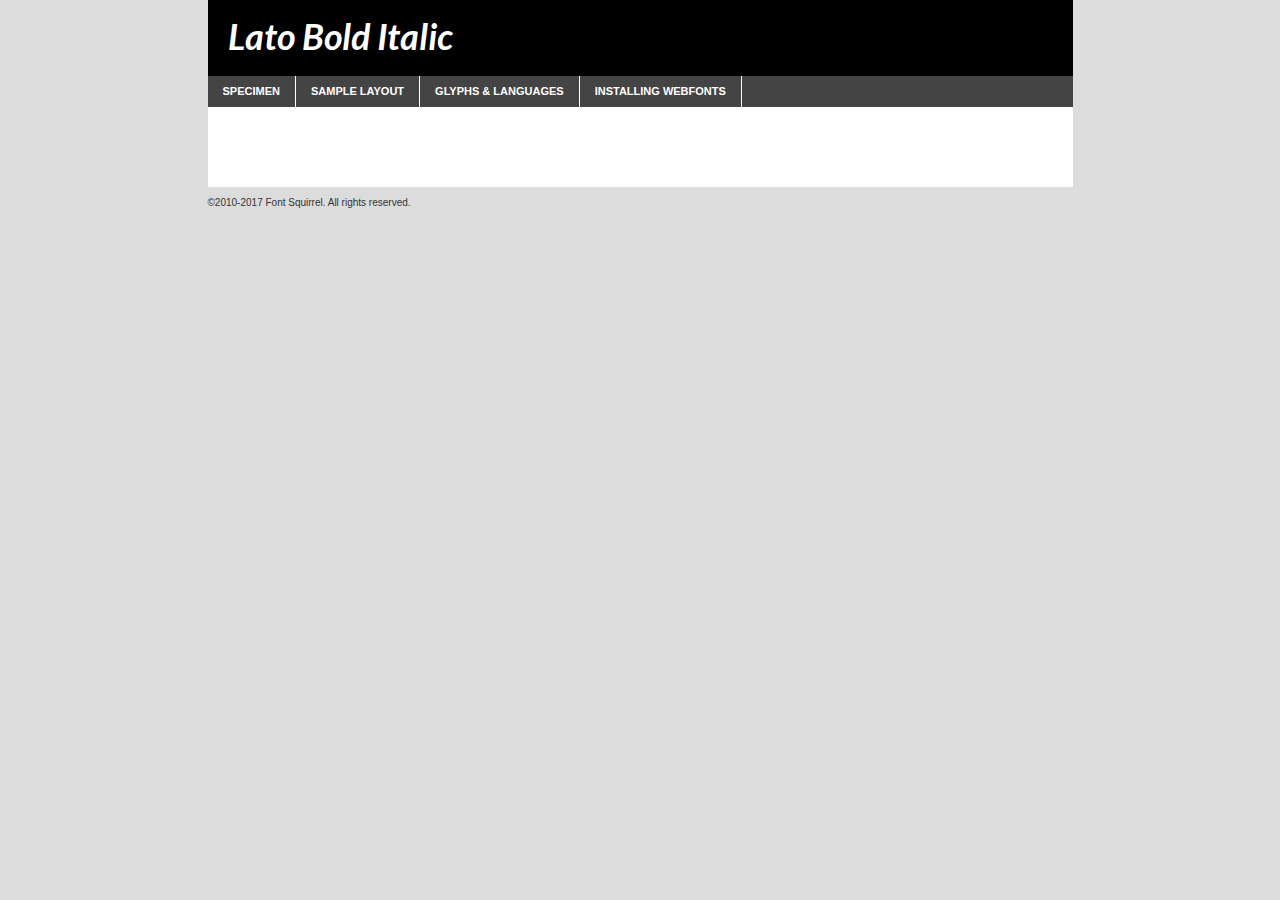
<file: html-page/font/lato-bolditalic-demo.html>
<!DOCTYPE html PUBLIC "-//W3C//DTD XHTML 1.0 Transitional//EN"
        "http://www.w3.org/TR/xhtml1/DTD/xhtml1-transitional.dtd">

<html xmlns="http://www.w3.org/1999/xhtml" xml:lang="en" lang="en">
<head>
    <meta http-equiv="Content-Type" content="text/html; charset=utf-8"/>
    <script src="http://ajax.googleapis.com/ajax/libs/jquery/1.7.2/jquery.min.js" type="text/javascript" charset="utf-8"></script>
    <script type="text/javascript">
		(function($) {
			$.fn.easyTabs = function(option) {
				var param = jQuery.extend({ fadeSpeed: 'fast', defaultContent: 1, activeClass: 'active' }, option);
				$(this).each(function() {
					var thisId = '#' + this.id;
					if ( param.defaultContent == '' )
					{
						param.defaultContent = 1;
					}
					if ( typeof param.defaultContent == 'number' )
					{
						var defaultTab = $(thisId + ' .tabs li:eq(' + (param.defaultContent - 1) + ') a').attr('href').substr(1);
					}
					else
					{
						var defaultTab = param.defaultContent;
					}
					$(thisId + ' .tabs li a').each(function() {
						var tabToHide = $(this).attr('href').substr(1);
						$('#' + tabToHide).addClass('easytabs-tab-content');
					});
					hideAll();
					changeContent(defaultTab);

					function hideAll() {$(thisId + ' .easytabs-tab-content').hide();}

					function changeContent(tabId)
					{
						hideAll();
						$(thisId + ' .tabs li').removeClass(param.activeClass);
						$(thisId + ' .tabs li a[href=#' + tabId + ']').closest('li').addClass(param.activeClass);
						if ( param.fadeSpeed != 'none' )
						{
							$(thisId + ' #' + tabId).fadeIn(param.fadeSpeed);
						}
						else
						{
							$(thisId + ' #' + tabId).show();
						}
					}

					$(thisId + ' .tabs li').click(function() {
						var tabId = $(this).find('a').attr('href').substr(1);
						changeContent(tabId);
						return false;
					});
				});
			}
		})(jQuery);
    </script>
    <link rel="stylesheet" href="specimen_files/specimen_stylesheet.css" type="text/css" charset="utf-8"/>
    <link rel="stylesheet" href="stylesheet.css" type="text/css" charset="utf-8"/>

    <style type="text/css">
        		body {
			font-family: 'latobold_italic';
        		}

            </style>

    <title>Lato Bold Italic Specimen</title>


    <script type="text/javascript" charset="utf-8">
		$(document).ready(function() {
			$('#container').easyTabs({ defaultContent: 1 });
		});
    </script>
</head>

<body>
<div id="container">
    <div id="header">
		Lato Bold Italic    </div>
    <ul class="tabs">
        <li><a href="#specimen">Specimen</a></li>
        <li><a href="#layout">Sample Layout</a></li>
		        <li><a href="#glyphs">Glyphs &amp; Languages</a></li>
        <li><a href="#installing">Installing Webfonts</a></li>

    </ul>

    <div id="main_content">


        <div id="specimen">

            <div class="section">
                <div class="grid12 firstcol">
                    <div class="huge">AaBb</div>
                </div>
            </div>

            <div class="section">
                <div class="glyph_range">A&#x200B;B&#x200b;C&#x200b;D&#x200b;E&#x200b;F&#x200b;G&#x200b;H&#x200b;I&#x200b;J&#x200b;K&#x200b;L&#x200b;M&#x200b;N&#x200b;O&#x200b;P&#x200b;Q&#x200b;R&#x200b;S&#x200b;T&#x200b;U&#x200b;V&#x200b;W&#x200b;X&#x200b;Y&#x200b;Z&#x200b;a&#x200b;b&#x200b;c&#x200b;d&#x200b;e&#x200b;f&#x200b;g&#x200b;h&#x200b;i&#x200b;j&#x200b;k&#x200b;l&#x200b;m&#x200b;n&#x200b;o&#x200b;p&#x200b;q&#x200b;r&#x200b;s&#x200b;t&#x200b;u&#x200b;v&#x200b;w&#x200b;x&#x200b;y&#x200b;z&#x200b;1&#x200b;2&#x200b;3&#x200b;4&#x200b;5&#x200b;6&#x200b;7&#x200b;8&#x200b;9&#x200b;0&#x200b;&amp;&#x200b;.&#x200b;,&#x200b;?&#x200b;!&#x200b;&#64;&#x200b;(&#x200b;)&#x200b;#&#x200b;$&#x200b;%&#x200b;*&#x200b;+&#x200b;-&#x200b;=&#x200b;:&#x200b;;</div>
            </div>
            <div class="section">
                <div class="grid12 firstcol">
                    <table class="sample_table">
                        <tr>
                            <td>10</td>
                            <td class="size10">abcdefghijklmnopqrstuvwxyzABCDEFGHIJKLMNOPQRSTUVWXYZ0123456789abcdefghijklmnopqrstuvwxyzABCDEFGHIJKLMNOPQRSTUVWXYZ0123456789abcdefghijklmnopqrstuvwxyzABCDEFGHIJKLMNOPQRSTUVWXYZ</td>
                        </tr>
                        <tr>
                            <td>11</td>
                            <td class="size11">abcdefghijklmnopqrstuvwxyzABCDEFGHIJKLMNOPQRSTUVWXYZ0123456789abcdefghijklmnopqrstuvwxyzABCDEFGHIJKLMNOPQRSTUVWXYZ0123456789abcdefghijklmnopqrstuvwxyzABCDEFGHIJKLMNOPQRSTUVWXYZ</td>
                        </tr>
                        <tr>
                            <td>12</td>
                            <td class="size12">abcdefghijklmnopqrstuvwxyzABCDEFGHIJKLMNOPQRSTUVWXYZ0123456789abcdefghijklmnopqrstuvwxyzABCDEFGHIJKLMNOPQRSTUVWXYZ0123456789abcdefghijklmnopqrstuvwxyzABCDEFGHIJKLMNOPQRSTUVWXYZ</td>
                        </tr>
                        <tr>
                            <td>13</td>
                            <td class="size13">abcdefghijklmnopqrstuvwxyzABCDEFGHIJKLMNOPQRSTUVWXYZ0123456789abcdefghijklmnopqrstuvwxyzABCDEFGHIJKLMNOPQRSTUVWXYZ0123456789abcdefghijklmnopqrstuvwxyzABCDEFGHIJKLMNOPQRSTUVWXYZ</td>
                        </tr>
                        <tr>
                            <td>14</td>
                            <td class="size14">abcdefghijklmnopqrstuvwxyzABCDEFGHIJKLMNOPQRSTUVWXYZ0123456789abcdefghijklmnopqrstuvwxyzABCDEFGHIJKLMNOPQRSTUVWXYZ0123456789abcdefghijklmnopqrstuvwxyzABCDEFGHIJKLMNOPQRSTUVWXYZ</td>
                        </tr>
                        <tr>
                            <td>16</td>
                            <td class="size16">abcdefghijklmnopqrstuvwxyzABCDEFGHIJKLMNOPQRSTUVWXYZ0123456789abcdefghijklmnopqrstuvwxyzABCDEFGHIJKLMNOPQRSTUVWXYZ</td>
                        </tr>
                        <tr>
                            <td>18</td>
                            <td class="size18">abcdefghijklmnopqrstuvwxyzABCDEFGHIJKLMNOPQRSTUVWXYZ0123456789abcdefghijklmnopqrstuvwxyzABCDEFGHIJKLMNOPQRSTUVWXYZ</td>
                        </tr>
                        <tr>
                            <td>20</td>
                            <td class="size20">abcdefghijklmnopqrstuvwxyzABCDEFGHIJKLMNOPQRSTUVWXYZ0123456789abcdefghijklmnopqrstuvwxyzABCDEFGHIJKLMNOPQRSTUVWXYZ</td>
                        </tr>
                        <tr>
                            <td>24</td>
                            <td class="size24">abcdefghijklmnopqrstuvwxyzABCDEFGHIJKLMNOPQRSTUVWXYZ0123456789abcdefghijklmnopqrstuvwxyzABCDEFGHIJKLMNOPQRSTUVWXYZ</td>
                        </tr>
                        <tr>
                            <td>30</td>
                            <td class="size30">abcdefghijklmnopqrstuvwxyzABCDEFGHIJKLMNOPQRSTUVWXYZ0123456789abcdefghijklmnopqrstuvwxyzABCDEFGHIJKLMNOPQRSTUVWXYZ</td>
                        </tr>
                        <tr>
                            <td>36</td>
                            <td class="size36">abcdefghijklmnopqrstuvwxyzABCDEFGHIJKLMNOPQRSTUVWXYZ0123456789abcdefghijklmnopqrstuvwxyzABCDEFGHIJKLMNOPQRSTUVWXYZ</td>
                        </tr>
                        <tr>
                            <td>48</td>
                            <td class="size48">abcdefghijklmnopqrstuvwxyzABCDEFGHIJKLMNOPQRSTUVWXYZ0123456789abcdefghijklmnopqrstuvwxyzABCDEFGHIJKLMNOPQRSTUVWXYZ</td>
                        </tr>
                        <tr>
                            <td>60</td>
                            <td class="size60">abcdefghijklmnopqrstuvwxyzABCDEFGHIJKLMNOPQRSTUVWXYZ0123456789abcdefghijklmnopqrstuvwxyzABCDEFGHIJKLMNOPQRSTUVWXYZ</td>
                        </tr>
                        <tr>
                            <td>72</td>
                            <td class="size72">abcdefghijklmnopqrstuvwxyzABCDEFGHIJKLMNOPQRSTUVWXYZ0123456789abcdefghijklmnopqrstuvwxyzABCDEFGHIJKLMNOPQRSTUVWXYZ</td>
                        </tr>
                        <tr>
                            <td>90</td>
                            <td class="size90">abcdefghijklmnopqrstuvwxyzABCDEFGHIJKLMNOPQRSTUVWXYZ0123456789abcdefghijklmnopqrstuvwxyzABCDEFGHIJKLMNOPQRSTUVWXYZ</td>
                        </tr>
                    </table>

                </div>

            </div>


            <div class="section" id="bodycomparison">


                <div id="xheight">
                    <div class="fontbody">&#x25FC;&#x25FC;&#x25FC;&#x25FC;&#x25FC;&#x25FC;&#x25FC;&#x25FC;&#x25FC;&#x25FC;&#x25FC;&#x25FC;&#x25FC;&#x25FC;&#x25FC;&#x25FC;&#x25FC;&#x25FC;&#x25FC;&#x25FC;&#x25FC;&#x25FC;&#x25FC;&#x25FC;&#x25FC;&#x25FC;&#x25FC;&#x25FC;&#x25FC;&#x25FC;&#x25FC;&#x25FC;&#x25FC;&#x25FC;&#x25FC;&#x25FC;&#x25FC;&#x25FC;&#x25FC;&#x25FC;&#x25FC;&#x25FC;&#x25FC;&#x25FC;&#x25FC;&#x25FC;&#x25FC;&#x25FC;&#x25FC;&#x25FC;&#x25FC;&#x25FC;&#x25FC;&#x25FC;&#x25FC;&#x25FC;&#x25FC;&#x25FC;&#x25FC;&#x25FC;&#x25FC;&#x25FC;&#x25FC;&#x25FC;&#x25FC;&#x25FC;&#x25FC;&#x25FC;&#x25FC;&#x25FC;&#x25FC;&#x25FC;&#x25FC;&#x25FC;&#x25FC;&#x25FC;&#x25FC;&#x25FC;&#x25FC;&#x25FC;&#x25FC;&#x25FC;&#x25FC;&#x25FC;&#x25FC;&#x25FC;&#x25FC;&#x25FC;&#x25FC;&#x25FC;&#x25FC;&#x25FC;&#x25FC;&#x25FC;&#x25FC;&#x25FC;&#x25FC;&#x25FC;&#x25FC;body</div>
                    <div class="arialbody">body</div>
                    <div class="verdanabody">body</div>
                    <div class="georgiabody">body</div>
                </div>
                <div class="fontbody" style="z-index:1">
                    body<span>Lato Bold Italic</span>
                </div>
                <div class="arialbody" style="z-index:1">
                    body<span>Arial</span>
                </div>
                <div class="verdanabody" style="z-index:1">
                    body<span>Verdana</span>
                </div>
                <div class="georgiabody" style="z-index:1">
                    body<span>Georgia</span>
                </div>


            </div>


            <div class="section psample psample_row1" id="">

                <div class="grid2 firstcol">
                    <p class="size10"><span>10.</span>Aenean lacinia bibendum nulla sed consectetur. Fusce dapibus, tellus ac cursus commodo, tortor mauris condimentum nibh, ut fermentum massa justo sit amet risus. Nullam id dolor id nibh ultricies vehicula ut id elit. Cum sociis natoque penatibus et magnis dis parturient montes, nascetur ridiculus mus. Nulla vitae elit libero, a pharetra augue.</p>

                </div>
                <div class="grid3">
                    <p class="size11"><span>11.</span>Aenean lacinia bibendum nulla sed consectetur. Fusce dapibus, tellus ac cursus commodo, tortor mauris condimentum nibh, ut fermentum massa justo sit amet risus. Nullam id dolor id nibh ultricies vehicula ut id elit. Cum sociis natoque penatibus et magnis dis parturient montes, nascetur ridiculus mus. Nulla vitae elit libero, a pharetra augue.</p>

                </div>
                <div class="grid3">
                    <p class="size12"><span>12.</span>Aenean lacinia bibendum nulla sed consectetur. Fusce dapibus, tellus ac cursus commodo, tortor mauris condimentum nibh, ut fermentum massa justo sit amet risus. Nullam id dolor id nibh ultricies vehicula ut id elit. Cum sociis natoque penatibus et magnis dis parturient montes, nascetur ridiculus mus. Nulla vitae elit libero, a pharetra augue.</p>

                </div>
                <div class="grid4">
                    <p class="size13"><span>13.</span>Aenean lacinia bibendum nulla sed consectetur. Fusce dapibus, tellus ac cursus commodo, tortor mauris condimentum nibh, ut fermentum massa justo sit amet risus. Nullam id dolor id nibh ultricies vehicula ut id elit. Cum sociis natoque penatibus et magnis dis parturient montes, nascetur ridiculus mus. Nulla vitae elit libero, a pharetra augue.</p>

                </div>
                <div class="white_blend"></div>

            </div>
            <div class="section psample psample_row2" id="">
                <div class="grid3 firstcol">
                    <p class="size14"><span>14.</span>Aenean lacinia bibendum nulla sed consectetur. Fusce dapibus, tellus ac cursus commodo, tortor mauris condimentum nibh, ut fermentum massa justo sit amet risus. Nullam id dolor id nibh ultricies vehicula ut id elit. Cum sociis natoque penatibus et magnis dis parturient montes, nascetur ridiculus mus. Nulla vitae elit libero, a pharetra augue.</p>

                </div>
                <div class="grid4">
                    <p class="size16"><span>16.</span>Aenean lacinia bibendum nulla sed consectetur. Fusce dapibus, tellus ac cursus commodo, tortor mauris condimentum nibh, ut fermentum massa justo sit amet risus. Nullam id dolor id nibh ultricies vehicula ut id elit. Cum sociis natoque penatibus et magnis dis parturient montes, nascetur ridiculus mus. Nulla vitae elit libero, a pharetra augue.</p>

                </div>
                <div class="grid5">
                    <p class="size18"><span>18.</span>Aenean lacinia bibendum nulla sed consectetur. Fusce dapibus, tellus ac cursus commodo, tortor mauris condimentum nibh, ut fermentum massa justo sit amet risus. Nullam id dolor id nibh ultricies vehicula ut id elit. Cum sociis natoque penatibus et magnis dis parturient montes, nascetur ridiculus mus. Nulla vitae elit libero, a pharetra augue.</p>

                </div>

                <div class="white_blend"></div>

            </div>

            <div class="section psample psample_row3" id="">
                <div class="grid5 firstcol">
                    <p class="size20"><span>20.</span>Aenean lacinia bibendum nulla sed consectetur. Fusce dapibus, tellus ac cursus commodo, tortor mauris condimentum nibh, ut fermentum massa justo sit amet risus. Nullam id dolor id nibh ultricies vehicula ut id elit. Cum sociis natoque penatibus et magnis dis parturient montes, nascetur ridiculus mus. Nulla vitae elit libero, a pharetra augue.</p>
                </div>
                <div class="grid7">
                    <p class="size24"><span>24.</span>Aenean lacinia bibendum nulla sed consectetur. Fusce dapibus, tellus ac cursus commodo, tortor mauris condimentum nibh, ut fermentum massa justo sit amet risus. Nullam id dolor id nibh ultricies vehicula ut id elit. Cum sociis natoque penatibus et magnis dis parturient montes, nascetur ridiculus mus. Nulla vitae elit libero, a pharetra augue.</p>
                </div>

                <div class="white_blend"></div>

            </div>

            <div class="section psample psample_row4" id="">
                <div class="grid12 firstcol">
                    <p class="size30"><span>30.</span>Aenean lacinia bibendum nulla sed consectetur. Fusce dapibus, tellus ac cursus commodo, tortor mauris condimentum nibh, ut fermentum massa justo sit amet risus. Nullam id dolor id nibh ultricies vehicula ut id elit. Cum sociis natoque penatibus et magnis dis parturient montes, nascetur ridiculus mus. Nulla vitae elit libero, a pharetra augue.</p>
                </div>
                <div class="white_blend"></div>

            </div>


            <div class="section psample psample_row1 fullreverse">
                <div class="grid2 firstcol">
                    <p class="size10"><span>10.</span>Aenean lacinia bibendum nulla sed consectetur. Fusce dapibus, tellus ac cursus commodo, tortor mauris condimentum nibh, ut fermentum massa justo sit amet risus. Nullam id dolor id nibh ultricies vehicula ut id elit. Cum sociis natoque penatibus et magnis dis parturient montes, nascetur ridiculus mus. Nulla vitae elit libero, a pharetra augue.</p>

                </div>
                <div class="grid3">
                    <p class="size11"><span>11.</span>Aenean lacinia bibendum nulla sed consectetur. Fusce dapibus, tellus ac cursus commodo, tortor mauris condimentum nibh, ut fermentum massa justo sit amet risus. Nullam id dolor id nibh ultricies vehicula ut id elit. Cum sociis natoque penatibus et magnis dis parturient montes, nascetur ridiculus mus. Nulla vitae elit libero, a pharetra augue.</p>

                </div>
                <div class="grid3">
                    <p class="size12"><span>12.</span>Aenean lacinia bibendum nulla sed consectetur. Fusce dapibus, tellus ac cursus commodo, tortor mauris condimentum nibh, ut fermentum massa justo sit amet risus. Nullam id dolor id nibh ultricies vehicula ut id elit. Cum sociis natoque penatibus et magnis dis parturient montes, nascetur ridiculus mus. Nulla vitae elit libero, a pharetra augue.</p>

                </div>
                <div class="grid4">
                    <p class="size13"><span>13.</span>Aenean lacinia bibendum nulla sed consectetur. Fusce dapibus, tellus ac cursus commodo, tortor mauris condimentum nibh, ut fermentum massa justo sit amet risus. Nullam id dolor id nibh ultricies vehicula ut id elit. Cum sociis natoque penatibus et magnis dis parturient montes, nascetur ridiculus mus. Nulla vitae elit libero, a pharetra augue.</p>

                </div>
                <div class="black_blend"></div>

            </div>

            <div class="section psample psample_row2 fullreverse">
                <div class="grid3 firstcol">
                    <p class="size14"><span>14.</span>Aenean lacinia bibendum nulla sed consectetur. Fusce dapibus, tellus ac cursus commodo, tortor mauris condimentum nibh, ut fermentum massa justo sit amet risus. Nullam id dolor id nibh ultricies vehicula ut id elit. Cum sociis natoque penatibus et magnis dis parturient montes, nascetur ridiculus mus. Nulla vitae elit libero, a pharetra augue.</p>

                </div>
                <div class="grid4">
                    <p class="size16"><span>16.</span>Aenean lacinia bibendum nulla sed consectetur. Fusce dapibus, tellus ac cursus commodo, tortor mauris condimentum nibh, ut fermentum massa justo sit amet risus. Nullam id dolor id nibh ultricies vehicula ut id elit. Cum sociis natoque penatibus et magnis dis parturient montes, nascetur ridiculus mus. Nulla vitae elit libero, a pharetra augue.</p>

                </div>
                <div class="grid5">
                    <p class="size18"><span>18.</span>Aenean lacinia bibendum nulla sed consectetur. Fusce dapibus, tellus ac cursus commodo, tortor mauris condimentum nibh, ut fermentum massa justo sit amet risus. Nullam id dolor id nibh ultricies vehicula ut id elit. Cum sociis natoque penatibus et magnis dis parturient montes, nascetur ridiculus mus. Nulla vitae elit libero, a pharetra augue.</p>

                </div>
                <div class="black_blend"></div>

            </div>

            <div class="section psample fullreverse psample_row3" id="">
                <div class="grid5 firstcol">
                    <p class="size20"><span>20.</span>Aenean lacinia bibendum nulla sed consectetur. Fusce dapibus, tellus ac cursus commodo, tortor mauris condimentum nibh, ut fermentum massa justo sit amet risus. Nullam id dolor id nibh ultricies vehicula ut id elit. Cum sociis natoque penatibus et magnis dis parturient montes, nascetur ridiculus mus. Nulla vitae elit libero, a pharetra augue.</p>
                </div>
                <div class="grid7">
                    <p class="size24"><span>24.</span>Aenean lacinia bibendum nulla sed consectetur. Fusce dapibus, tellus ac cursus commodo, tortor mauris condimentum nibh, ut fermentum massa justo sit amet risus. Nullam id dolor id nibh ultricies vehicula ut id elit. Cum sociis natoque penatibus et magnis dis parturient montes, nascetur ridiculus mus. Nulla vitae elit libero, a pharetra augue.</p>
                </div>

                <div class="black_blend"></div>

            </div>

            <div class="section psample fullreverse psample_row4" id="" style="border-bottom: 20px #000 solid;">
                <div class="grid12 firstcol">
                    <p class="size30"><span>30.</span>Aenean lacinia bibendum nulla sed consectetur. Fusce dapibus, tellus ac cursus commodo, tortor mauris condimentum nibh, ut fermentum massa justo sit amet risus. Nullam id dolor id nibh ultricies vehicula ut id elit. Cum sociis natoque penatibus et magnis dis parturient montes, nascetur ridiculus mus. Nulla vitae elit libero, a pharetra augue.</p>
                </div>
                <div class="black_blend"></div>

            </div>


        </div>

        <div id="layout">

            <div class="section">

                <div class="grid12 firstcol">
                    <h1>Lorem Ipsum Dolor</h1>
                    <h2>Etiam porta sem malesuada magna mollis euismod</h2>

                    <p class="byline">By <a href="#link">Aenean Lacinia</a></p>
                </div>
            </div>
            <div class="section">
                <div class="grid8 firstcol">
                    <p class="large">Donec sed odio dui. Morbi leo risus, porta ac consectetur ac, vestibulum at eros. Fusce dapibus, tellus ac cursus commodo, tortor mauris condimentum nibh, ut fermentum massa justo sit amet risus. </p>


                    <h3>Pellentesque ornare sem</h3>

                    <p>Maecenas sed diam eget risus varius blandit sit amet non magna. Maecenas faucibus mollis interdum. Donec ullamcorper nulla non metus auctor fringilla. Nullam id dolor id nibh ultricies vehicula ut id elit. Nullam id dolor id nibh ultricies vehicula ut id elit. </p>

                    <p>Aenean eu leo quam. Pellentesque ornare sem lacinia quam venenatis vestibulum. Lorem ipsum dolor sit amet, consectetur adipiscing elit. Cum sociis natoque penatibus et magnis dis parturient montes, nascetur ridiculus mus. </p>

                    <p>Nulla vitae elit libero, a pharetra augue. Praesent commodo cursus magna, vel scelerisque nisl consectetur et. Aenean lacinia bibendum nulla sed consectetur. </p>

                    <p>Nullam quis risus eget urna mollis ornare vel eu leo. Nullam quis risus eget urna mollis ornare vel eu leo. Maecenas sed diam eget risus varius blandit sit amet non magna. Donec ullamcorper nulla non metus auctor fringilla. </p>

                    <h3>Cras mattis consectetur</h3>

                    <p>Aenean eu leo quam. Pellentesque ornare sem lacinia quam venenatis vestibulum. Aenean lacinia bibendum nulla sed consectetur. Integer posuere erat a ante venenatis dapibus posuere velit aliquet. Cras mattis consectetur purus sit amet fermentum. </p>

                    <p>Nullam id dolor id nibh ultricies vehicula ut id elit. Nullam quis risus eget urna mollis ornare vel eu leo. Cras mattis consectetur purus sit amet fermentum.</p>
                </div>

                <div class="grid4 sidebar">

                    <div class="box reverse">
                        <p class="last">Nullam quis risus eget urna mollis ornare vel eu leo. Donec ullamcorper nulla non metus auctor fringilla. Cras mattis consectetur purus sit amet fermentum. Sed posuere consectetur est at lobortis. Lorem ipsum dolor sit amet, consectetur adipiscing elit. </p>
                    </div>

                    <p class="caption">Maecenas sed diam eget risus varius.</p>

                    <p>Vestibulum id ligula porta felis euismod semper. Integer posuere erat a ante venenatis dapibus posuere velit aliquet. Vestibulum id ligula porta felis euismod semper. Sed posuere consectetur est at lobortis. Maecenas sed diam eget risus varius blandit sit amet non magna. Fusce dapibus, tellus ac cursus commodo, tortor mauris condimentum nibh, ut fermentum massa justo sit amet risus. </p>


                    <p>Duis mollis, est non commodo luctus, nisi erat porttitor ligula, eget lacinia odio sem nec elit. Aenean lacinia bibendum nulla sed consectetur. Vivamus sagittis lacus vel augue laoreet rutrum faucibus dolor auctor. Aenean lacinia bibendum nulla sed consectetur. Nullam quis risus eget urna mollis ornare vel eu leo. </p>

                    <p>Praesent commodo cursus magna, vel scelerisque nisl consectetur et. Donec ullamcorper nulla non metus auctor fringilla. Maecenas faucibus mollis interdum. Fusce dapibus, tellus ac cursus commodo, tortor mauris condimentum nibh, ut fermentum massa justo sit amet risus. </p>

                </div>
            </div>

        </div>


		

        <div id="glyphs">
            <div class="section">
                <div class="grid12 firstcol">

                    <h1>Language Support</h1>
                    <p>The subset of Lato Bold Italic in this kit supports the following languages:<br/>

						English, Arrernte, Bislama, Cebuano, Fijian, Gilbertese, Hmong, Ibanag, Iloko_ilokano, Interglossa_glosa, Interlingua, Lojban, Manx, Norfolk_pitcairnese, Oromo, Rotokas, Samoan, Sardinian, Seychelles_creole, Shona, Somali, Southern_ndebele, Swahili, Swati_swazi, Tok_pisin, Warlpiri, Xhosa, Zulu, Latinbasic, Ubasic, Demo                    </p>
                    <h1>Glyph Chart</h1>
                    <p>The subset of Lato Bold Italic in this kit includes all the glyphs listed below. Unicode entities are included above each glyph to help you insert individual characters into your layout.</p>
                    <div id="glyph_chart">

																																	                                <div><p>&amp;#13;</p>&#13;</div>
																				                                <div><p>&amp;#32;</p>&#32;</div>
																				                                <div><p>&amp;#33;</p>&#33;</div>
																				                                <div><p>&amp;#34;</p>&#34;</div>
																				                                <div><p>&amp;#35;</p>&#35;</div>
																				                                <div><p>&amp;#36;</p>&#36;</div>
																				                                <div><p>&amp;#37;</p>&#37;</div>
																				                                <div><p>&amp;#38;</p>&#38;</div>
																				                                <div><p>&amp;#39;</p>&#39;</div>
																				                                <div><p>&amp;#40;</p>&#40;</div>
																				                                <div><p>&amp;#41;</p>&#41;</div>
																				                                <div><p>&amp;#42;</p>&#42;</div>
																				                                <div><p>&amp;#43;</p>&#43;</div>
																				                                <div><p>&amp;#44;</p>&#44;</div>
																				                                <div><p>&amp;#45;</p>&#45;</div>
																				                                <div><p>&amp;#46;</p>&#46;</div>
																				                                <div><p>&amp;#47;</p>&#47;</div>
																				                                <div><p>&amp;#48;</p>&#48;</div>
																				                                <div><p>&amp;#49;</p>&#49;</div>
																				                                <div><p>&amp;#50;</p>&#50;</div>
																				                                <div><p>&amp;#51;</p>&#51;</div>
																				                                <div><p>&amp;#52;</p>&#52;</div>
																				                                <div><p>&amp;#53;</p>&#53;</div>
																				                                <div><p>&amp;#54;</p>&#54;</div>
																				                                <div><p>&amp;#55;</p>&#55;</div>
																				                                <div><p>&amp;#56;</p>&#56;</div>
																				                                <div><p>&amp;#57;</p>&#57;</div>
																				                                <div><p>&amp;#58;</p>&#58;</div>
																				                                <div><p>&amp;#59;</p>&#59;</div>
																				                                <div><p>&amp;#60;</p>&#60;</div>
																				                                <div><p>&amp;#61;</p>&#61;</div>
																				                                <div><p>&amp;#62;</p>&#62;</div>
																				                                <div><p>&amp;#63;</p>&#63;</div>
																				                                <div><p>&amp;#64;</p>&#64;</div>
																				                                <div><p>&amp;#65;</p>&#65;</div>
																				                                <div><p>&amp;#66;</p>&#66;</div>
																				                                <div><p>&amp;#67;</p>&#67;</div>
																				                                <div><p>&amp;#68;</p>&#68;</div>
																				                                <div><p>&amp;#69;</p>&#69;</div>
																				                                <div><p>&amp;#70;</p>&#70;</div>
																				                                <div><p>&amp;#71;</p>&#71;</div>
																				                                <div><p>&amp;#72;</p>&#72;</div>
																				                                <div><p>&amp;#73;</p>&#73;</div>
																				                                <div><p>&amp;#74;</p>&#74;</div>
																				                                <div><p>&amp;#75;</p>&#75;</div>
																				                                <div><p>&amp;#76;</p>&#76;</div>
																				                                <div><p>&amp;#77;</p>&#77;</div>
																				                                <div><p>&amp;#78;</p>&#78;</div>
																				                                <div><p>&amp;#79;</p>&#79;</div>
																				                                <div><p>&amp;#80;</p>&#80;</div>
																				                                <div><p>&amp;#81;</p>&#81;</div>
																				                                <div><p>&amp;#82;</p>&#82;</div>
																				                                <div><p>&amp;#83;</p>&#83;</div>
																				                                <div><p>&amp;#84;</p>&#84;</div>
																				                                <div><p>&amp;#85;</p>&#85;</div>
																				                                <div><p>&amp;#86;</p>&#86;</div>
																				                                <div><p>&amp;#87;</p>&#87;</div>
																				                                <div><p>&amp;#88;</p>&#88;</div>
																				                                <div><p>&amp;#89;</p>&#89;</div>
																				                                <div><p>&amp;#90;</p>&#90;</div>
																				                                <div><p>&amp;#91;</p>&#91;</div>
																				                                <div><p>&amp;#92;</p>&#92;</div>
																				                                <div><p>&amp;#93;</p>&#93;</div>
																				                                <div><p>&amp;#94;</p>&#94;</div>
																				                                <div><p>&amp;#95;</p>&#95;</div>
																				                                <div><p>&amp;#96;</p>&#96;</div>
																				                                <div><p>&amp;#97;</p>&#97;</div>
																				                                <div><p>&amp;#98;</p>&#98;</div>
																				                                <div><p>&amp;#99;</p>&#99;</div>
																				                                <div><p>&amp;#100;</p>&#100;</div>
																				                                <div><p>&amp;#101;</p>&#101;</div>
																				                                <div><p>&amp;#102;</p>&#102;</div>
																				                                <div><p>&amp;#103;</p>&#103;</div>
																				                                <div><p>&amp;#104;</p>&#104;</div>
																				                                <div><p>&amp;#105;</p>&#105;</div>
																				                                <div><p>&amp;#106;</p>&#106;</div>
																				                                <div><p>&amp;#107;</p>&#107;</div>
																				                                <div><p>&amp;#108;</p>&#108;</div>
																				                                <div><p>&amp;#109;</p>&#109;</div>
																				                                <div><p>&amp;#110;</p>&#110;</div>
																				                                <div><p>&amp;#111;</p>&#111;</div>
																				                                <div><p>&amp;#112;</p>&#112;</div>
																				                                <div><p>&amp;#113;</p>&#113;</div>
																				                                <div><p>&amp;#114;</p>&#114;</div>
																				                                <div><p>&amp;#115;</p>&#115;</div>
																				                                <div><p>&amp;#116;</p>&#116;</div>
																				                                <div><p>&amp;#117;</p>&#117;</div>
																				                                <div><p>&amp;#118;</p>&#118;</div>
																				                                <div><p>&amp;#119;</p>&#119;</div>
																				                                <div><p>&amp;#120;</p>&#120;</div>
																				                                <div><p>&amp;#121;</p>&#121;</div>
																				                                <div><p>&amp;#122;</p>&#122;</div>
																				                                <div><p>&amp;#123;</p>&#123;</div>
																				                                <div><p>&amp;#124;</p>&#124;</div>
																				                                <div><p>&amp;#125;</p>&#125;</div>
																				                                <div><p>&amp;#126;</p>&#126;</div>
																				                                <div><p>&amp;#160;</p>&#160;</div>
																				                                <div><p>&amp;#161;</p>&#161;</div>
																				                                <div><p>&amp;#162;</p>&#162;</div>
																				                                <div><p>&amp;#163;</p>&#163;</div>
																				                                <div><p>&amp;#164;</p>&#164;</div>
																				                                <div><p>&amp;#165;</p>&#165;</div>
																				                                <div><p>&amp;#166;</p>&#166;</div>
																				                                <div><p>&amp;#167;</p>&#167;</div>
																				                                <div><p>&amp;#168;</p>&#168;</div>
																				                                <div><p>&amp;#169;</p>&#169;</div>
																				                                <div><p>&amp;#170;</p>&#170;</div>
																				                                <div><p>&amp;#171;</p>&#171;</div>
																				                                <div><p>&amp;#172;</p>&#172;</div>
																				                                <div><p>&amp;#173;</p>&#173;</div>
																				                                <div><p>&amp;#174;</p>&#174;</div>
																				                                <div><p>&amp;#175;</p>&#175;</div>
																				                                <div><p>&amp;#176;</p>&#176;</div>
																				                                <div><p>&amp;#177;</p>&#177;</div>
																				                                <div><p>&amp;#178;</p>&#178;</div>
																				                                <div><p>&amp;#179;</p>&#179;</div>
																				                                <div><p>&amp;#180;</p>&#180;</div>
																				                                <div><p>&amp;#181;</p>&#181;</div>
																				                                <div><p>&amp;#182;</p>&#182;</div>
																				                                <div><p>&amp;#183;</p>&#183;</div>
																				                                <div><p>&amp;#184;</p>&#184;</div>
																				                                <div><p>&amp;#185;</p>&#185;</div>
																				                                <div><p>&amp;#186;</p>&#186;</div>
																				                                <div><p>&amp;#187;</p>&#187;</div>
																				                                <div><p>&amp;#188;</p>&#188;</div>
																				                                <div><p>&amp;#189;</p>&#189;</div>
																				                                <div><p>&amp;#190;</p>&#190;</div>
																				                                <div><p>&amp;#191;</p>&#191;</div>
																				                                <div><p>&amp;#198;</p>&#198;</div>
																				                                <div><p>&amp;#199;</p>&#199;</div>
																				                                <div><p>&amp;#208;</p>&#208;</div>
																				                                <div><p>&amp;#215;</p>&#215;</div>
																				                                <div><p>&amp;#216;</p>&#216;</div>
																				                                <div><p>&amp;#222;</p>&#222;</div>
																				                                <div><p>&amp;#223;</p>&#223;</div>
																				                                <div><p>&amp;#230;</p>&#230;</div>
																				                                <div><p>&amp;#231;</p>&#231;</div>
																				                                <div><p>&amp;#240;</p>&#240;</div>
																				                                <div><p>&amp;#247;</p>&#247;</div>
																				                                <div><p>&amp;#248;</p>&#248;</div>
																				                                <div><p>&amp;#254;</p>&#254;</div>
																				                                <div><p>&amp;#305;</p>&#305;</div>
																				                                <div><p>&amp;#338;</p>&#338;</div>
																				                                <div><p>&amp;#339;</p>&#339;</div>
																				                                <div><p>&amp;#710;</p>&#710;</div>
																				                                <div><p>&amp;#730;</p>&#730;</div>
																				                                <div><p>&amp;#732;</p>&#732;</div>
																				                                <div><p>&amp;#8192;</p>&#8192;</div>
																				                                <div><p>&amp;#8193;</p>&#8193;</div>
																				                                <div><p>&amp;#8194;</p>&#8194;</div>
																				                                <div><p>&amp;#8195;</p>&#8195;</div>
																				                                <div><p>&amp;#8196;</p>&#8196;</div>
																				                                <div><p>&amp;#8197;</p>&#8197;</div>
																				                                <div><p>&amp;#8198;</p>&#8198;</div>
																				                                <div><p>&amp;#8199;</p>&#8199;</div>
																				                                <div><p>&amp;#8200;</p>&#8200;</div>
																				                                <div><p>&amp;#8201;</p>&#8201;</div>
																				                                <div><p>&amp;#8202;</p>&#8202;</div>
																				                                <div><p>&amp;#8208;</p>&#8208;</div>
																				                                <div><p>&amp;#8209;</p>&#8209;</div>
																				                                <div><p>&amp;#8210;</p>&#8210;</div>
																				                                <div><p>&amp;#8211;</p>&#8211;</div>
																				                                <div><p>&amp;#8212;</p>&#8212;</div>
																				                                <div><p>&amp;#8216;</p>&#8216;</div>
																				                                <div><p>&amp;#8217;</p>&#8217;</div>
																				                                <div><p>&amp;#8218;</p>&#8218;</div>
																				                                <div><p>&amp;#8220;</p>&#8220;</div>
																				                                <div><p>&amp;#8221;</p>&#8221;</div>
																				                                <div><p>&amp;#8222;</p>&#8222;</div>
																				                                <div><p>&amp;#8226;</p>&#8226;</div>
																				                                <div><p>&amp;#8230;</p>&#8230;</div>
																				                                <div><p>&amp;#8239;</p>&#8239;</div>
																				                                <div><p>&amp;#8249;</p>&#8249;</div>
																				                                <div><p>&amp;#8250;</p>&#8250;</div>
																				                                <div><p>&amp;#8287;</p>&#8287;</div>
																				                                <div><p>&amp;#8364;</p>&#8364;</div>
																				                                <div><p>&amp;#8482;</p>&#8482;</div>
																				                                <div><p>&amp;#9724;</p>&#9724;</div>
																				                                <div><p>&amp;#64257;</p>&#64257;</div>
																				                                <div><p>&amp;#64258;</p>&#64258;</div>
																																																																																																																											                    </div>
                </div>


            </div>
        </div>


        <div id="specs">

        </div>

        <div id="installing">
            <div class="section">
                <div class="grid7 firstcol">
                    <h1>Installing Webfonts</h1>

                    <p>Webfonts are supported by all major browser platforms but not all in the same way. There are currently four different font formats that must be included in order to target all browsers. This includes TTF, WOFF, EOT and SVG.</p>

                    <h2>1. Upload your webfonts</h2>
                    <p>You must upload your webfont kit to your website. They should be in or near the same directory as your CSS files.</p>

                    <h2>2. Include the webfont stylesheet</h2>
                    <p>A special CSS @font-face declaration helps the various browsers select the appropriate font it needs without causing you a bunch of headaches. Learn more about this syntax by reading the <a href="https://www.fontspring.com/blog/further-hardening-of-the-bulletproof-syntax">Fontspring blog post</a> about it. The code for it is as follows:</p>


                    <code>
                        @font-face{
                        font-family: 'MyWebFont';
                        src: url('WebFont.eot');
                        src: url('WebFont.eot?#iefix') format('embedded-opentype'),
                        url('WebFont.woff') format('woff'),
                        url('WebFont.ttf') format('truetype'),
                        url('WebFont.svg#webfont') format('svg');
                        }
                    </code>

                    <p>We've already gone ahead and generated the code for you. All you have to do is link to the stylesheet in your HTML, like this:</p>
                    <code>&lt;link rel=&quot;stylesheet&quot; href=&quot;stylesheet.css&quot; type=&quot;text/css&quot; charset=&quot;utf-8&quot; /&gt;</code>

                    <h2>3. Modify your own stylesheet</h2>
                    <p>To take advantage of your new fonts, you must tell your stylesheet to use them. Look at the original @font-face declaration above and find the property called "font-family." The name linked there will be what you use to reference the font. Prepend that webfont name to the font stack in the "font-family" property, inside the selector you want to change. For example:</p>
                    <code>p { font-family: 'WebFont', Arial, sans-serif; }</code>

                    <h2>4. Test</h2>
                    <p>Getting webfonts to work cross-browser <em>can</em> be tricky. Use the information in the sidebar to help you if you find that fonts aren't loading in a particular browser.</p>
                </div>

                <div class="grid5 sidebar">
                    <div class="box">
                        <h2>Troubleshooting<br/>Font-Face Problems</h2>
                        <p>Having trouble getting your webfonts to load in your new website? Here are some tips to sort out what might be the problem.</p>

                        <h3>Fonts not showing in any browser</h3>

                        <p>This sounds like you need to work on the plumbing. You either did not upload the fonts to the correct directory, or you did not link the fonts properly in the CSS. If you've confirmed that all this is correct and you still have a problem, take a look at your .htaccess file and see if requests are getting intercepted.</p>

                        <h3>Fonts not loading in iPhone or iPad</h3>

                        <p>The most common problem here is that you are serving the fonts from an IIS server. IIS refuses to serve files that have unknown MIME types. If that is the case, you must set the MIME type for SVG to "image/svg+xml" in the server settings. Follow these instructions from Microsoft if you need help.</p>

                        <h3>Fonts not loading in Firefox</h3>

                        <p>The primary reason for this failure? You are still using a version Firefox older than 3.5. So upgrade already! If that isn't it, then you are very likely serving fonts from a different domain. Firefox requires that all font assets be served from the same domain. Lastly it is possible that you need to add WOFF to your list of MIME types (if you are serving via IIS.)</p>

                        <h3>Fonts not loading in IE</h3>

                        <p>Are you looking at Internet Explorer on an actual Windows machine or are you cheating by using a service like Adobe BrowserLab? Many of these screenshot services do not render @font-face for IE. Best to test it on a real machine.</p>

                        <h3>Fonts not loading in IE9</h3>

                        <p>IE9, like Firefox, requires that fonts be served from the same domain as the website. Make sure that is the case.</p>
                    </div>
                </div>
            </div>

        </div>

    </div>
    <div id="footer">
        <p>&copy;2010-2017 Font Squirrel. All rights reserved.</p>
    </div>
</div>
</body>
</html>
</file>
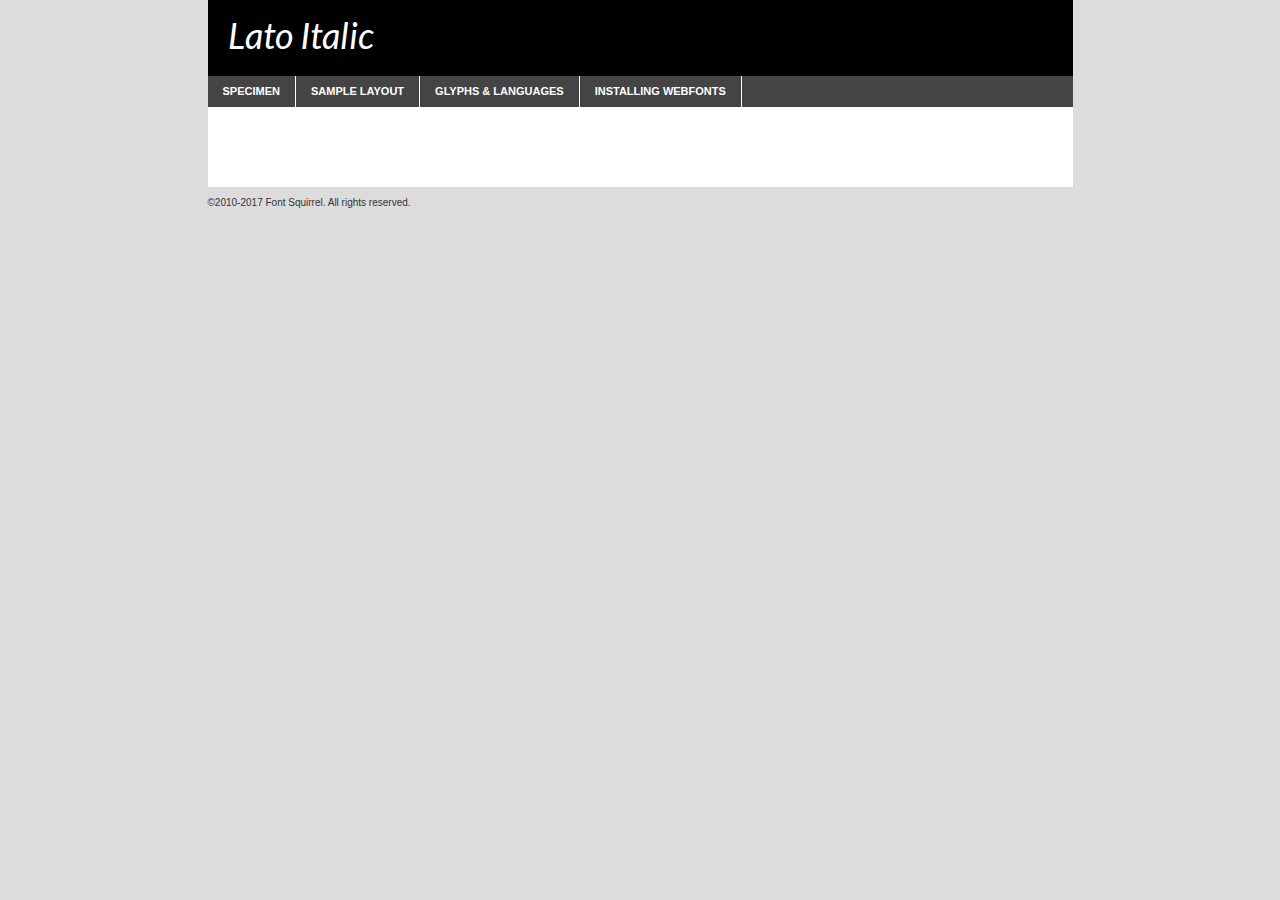
<file: html-page/font/lato-italic-demo.html>
<!DOCTYPE html PUBLIC "-//W3C//DTD XHTML 1.0 Transitional//EN"
        "http://www.w3.org/TR/xhtml1/DTD/xhtml1-transitional.dtd">

<html xmlns="http://www.w3.org/1999/xhtml" xml:lang="en" lang="en">
<head>
    <meta http-equiv="Content-Type" content="text/html; charset=utf-8"/>
    <script src="http://ajax.googleapis.com/ajax/libs/jquery/1.7.2/jquery.min.js" type="text/javascript" charset="utf-8"></script>
    <script type="text/javascript">
		(function($) {
			$.fn.easyTabs = function(option) {
				var param = jQuery.extend({ fadeSpeed: 'fast', defaultContent: 1, activeClass: 'active' }, option);
				$(this).each(function() {
					var thisId = '#' + this.id;
					if ( param.defaultContent == '' )
					{
						param.defaultContent = 1;
					}
					if ( typeof param.defaultContent == 'number' )
					{
						var defaultTab = $(thisId + ' .tabs li:eq(' + (param.defaultContent - 1) + ') a').attr('href').substr(1);
					}
					else
					{
						var defaultTab = param.defaultContent;
					}
					$(thisId + ' .tabs li a').each(function() {
						var tabToHide = $(this).attr('href').substr(1);
						$('#' + tabToHide).addClass('easytabs-tab-content');
					});
					hideAll();
					changeContent(defaultTab);

					function hideAll() {$(thisId + ' .easytabs-tab-content').hide();}

					function changeContent(tabId)
					{
						hideAll();
						$(thisId + ' .tabs li').removeClass(param.activeClass);
						$(thisId + ' .tabs li a[href=#' + tabId + ']').closest('li').addClass(param.activeClass);
						if ( param.fadeSpeed != 'none' )
						{
							$(thisId + ' #' + tabId).fadeIn(param.fadeSpeed);
						}
						else
						{
							$(thisId + ' #' + tabId).show();
						}
					}

					$(thisId + ' .tabs li').click(function() {
						var tabId = $(this).find('a').attr('href').substr(1);
						changeContent(tabId);
						return false;
					});
				});
			}
		})(jQuery);
    </script>
    <link rel="stylesheet" href="specimen_files/specimen_stylesheet.css" type="text/css" charset="utf-8"/>
    <link rel="stylesheet" href="stylesheet.css" type="text/css" charset="utf-8"/>

    <style type="text/css">
        		body {
			font-family: 'latoitalic';
        		}

            </style>

    <title>Lato Italic Specimen</title>


    <script type="text/javascript" charset="utf-8">
		$(document).ready(function() {
			$('#container').easyTabs({ defaultContent: 1 });
		});
    </script>
</head>

<body>
<div id="container">
    <div id="header">
		Lato Italic    </div>
    <ul class="tabs">
        <li><a href="#specimen">Specimen</a></li>
        <li><a href="#layout">Sample Layout</a></li>
		        <li><a href="#glyphs">Glyphs &amp; Languages</a></li>
        <li><a href="#installing">Installing Webfonts</a></li>

    </ul>

    <div id="main_content">


        <div id="specimen">

            <div class="section">
                <div class="grid12 firstcol">
                    <div class="huge">AaBb</div>
                </div>
            </div>

            <div class="section">
                <div class="glyph_range">A&#x200B;B&#x200b;C&#x200b;D&#x200b;E&#x200b;F&#x200b;G&#x200b;H&#x200b;I&#x200b;J&#x200b;K&#x200b;L&#x200b;M&#x200b;N&#x200b;O&#x200b;P&#x200b;Q&#x200b;R&#x200b;S&#x200b;T&#x200b;U&#x200b;V&#x200b;W&#x200b;X&#x200b;Y&#x200b;Z&#x200b;a&#x200b;b&#x200b;c&#x200b;d&#x200b;e&#x200b;f&#x200b;g&#x200b;h&#x200b;i&#x200b;j&#x200b;k&#x200b;l&#x200b;m&#x200b;n&#x200b;o&#x200b;p&#x200b;q&#x200b;r&#x200b;s&#x200b;t&#x200b;u&#x200b;v&#x200b;w&#x200b;x&#x200b;y&#x200b;z&#x200b;1&#x200b;2&#x200b;3&#x200b;4&#x200b;5&#x200b;6&#x200b;7&#x200b;8&#x200b;9&#x200b;0&#x200b;&amp;&#x200b;.&#x200b;,&#x200b;?&#x200b;!&#x200b;&#64;&#x200b;(&#x200b;)&#x200b;#&#x200b;$&#x200b;%&#x200b;*&#x200b;+&#x200b;-&#x200b;=&#x200b;:&#x200b;;</div>
            </div>
            <div class="section">
                <div class="grid12 firstcol">
                    <table class="sample_table">
                        <tr>
                            <td>10</td>
                            <td class="size10">abcdefghijklmnopqrstuvwxyzABCDEFGHIJKLMNOPQRSTUVWXYZ0123456789abcdefghijklmnopqrstuvwxyzABCDEFGHIJKLMNOPQRSTUVWXYZ0123456789abcdefghijklmnopqrstuvwxyzABCDEFGHIJKLMNOPQRSTUVWXYZ</td>
                        </tr>
                        <tr>
                            <td>11</td>
                            <td class="size11">abcdefghijklmnopqrstuvwxyzABCDEFGHIJKLMNOPQRSTUVWXYZ0123456789abcdefghijklmnopqrstuvwxyzABCDEFGHIJKLMNOPQRSTUVWXYZ0123456789abcdefghijklmnopqrstuvwxyzABCDEFGHIJKLMNOPQRSTUVWXYZ</td>
                        </tr>
                        <tr>
                            <td>12</td>
                            <td class="size12">abcdefghijklmnopqrstuvwxyzABCDEFGHIJKLMNOPQRSTUVWXYZ0123456789abcdefghijklmnopqrstuvwxyzABCDEFGHIJKLMNOPQRSTUVWXYZ0123456789abcdefghijklmnopqrstuvwxyzABCDEFGHIJKLMNOPQRSTUVWXYZ</td>
                        </tr>
                        <tr>
                            <td>13</td>
                            <td class="size13">abcdefghijklmnopqrstuvwxyzABCDEFGHIJKLMNOPQRSTUVWXYZ0123456789abcdefghijklmnopqrstuvwxyzABCDEFGHIJKLMNOPQRSTUVWXYZ0123456789abcdefghijklmnopqrstuvwxyzABCDEFGHIJKLMNOPQRSTUVWXYZ</td>
                        </tr>
                        <tr>
                            <td>14</td>
                            <td class="size14">abcdefghijklmnopqrstuvwxyzABCDEFGHIJKLMNOPQRSTUVWXYZ0123456789abcdefghijklmnopqrstuvwxyzABCDEFGHIJKLMNOPQRSTUVWXYZ0123456789abcdefghijklmnopqrstuvwxyzABCDEFGHIJKLMNOPQRSTUVWXYZ</td>
                        </tr>
                        <tr>
                            <td>16</td>
                            <td class="size16">abcdefghijklmnopqrstuvwxyzABCDEFGHIJKLMNOPQRSTUVWXYZ0123456789abcdefghijklmnopqrstuvwxyzABCDEFGHIJKLMNOPQRSTUVWXYZ</td>
                        </tr>
                        <tr>
                            <td>18</td>
                            <td class="size18">abcdefghijklmnopqrstuvwxyzABCDEFGHIJKLMNOPQRSTUVWXYZ0123456789abcdefghijklmnopqrstuvwxyzABCDEFGHIJKLMNOPQRSTUVWXYZ</td>
                        </tr>
                        <tr>
                            <td>20</td>
                            <td class="size20">abcdefghijklmnopqrstuvwxyzABCDEFGHIJKLMNOPQRSTUVWXYZ0123456789abcdefghijklmnopqrstuvwxyzABCDEFGHIJKLMNOPQRSTUVWXYZ</td>
                        </tr>
                        <tr>
                            <td>24</td>
                            <td class="size24">abcdefghijklmnopqrstuvwxyzABCDEFGHIJKLMNOPQRSTUVWXYZ0123456789abcdefghijklmnopqrstuvwxyzABCDEFGHIJKLMNOPQRSTUVWXYZ</td>
                        </tr>
                        <tr>
                            <td>30</td>
                            <td class="size30">abcdefghijklmnopqrstuvwxyzABCDEFGHIJKLMNOPQRSTUVWXYZ0123456789abcdefghijklmnopqrstuvwxyzABCDEFGHIJKLMNOPQRSTUVWXYZ</td>
                        </tr>
                        <tr>
                            <td>36</td>
                            <td class="size36">abcdefghijklmnopqrstuvwxyzABCDEFGHIJKLMNOPQRSTUVWXYZ0123456789abcdefghijklmnopqrstuvwxyzABCDEFGHIJKLMNOPQRSTUVWXYZ</td>
                        </tr>
                        <tr>
                            <td>48</td>
                            <td class="size48">abcdefghijklmnopqrstuvwxyzABCDEFGHIJKLMNOPQRSTUVWXYZ0123456789abcdefghijklmnopqrstuvwxyzABCDEFGHIJKLMNOPQRSTUVWXYZ</td>
                        </tr>
                        <tr>
                            <td>60</td>
                            <td class="size60">abcdefghijklmnopqrstuvwxyzABCDEFGHIJKLMNOPQRSTUVWXYZ0123456789abcdefghijklmnopqrstuvwxyzABCDEFGHIJKLMNOPQRSTUVWXYZ</td>
                        </tr>
                        <tr>
                            <td>72</td>
                            <td class="size72">abcdefghijklmnopqrstuvwxyzABCDEFGHIJKLMNOPQRSTUVWXYZ0123456789abcdefghijklmnopqrstuvwxyzABCDEFGHIJKLMNOPQRSTUVWXYZ</td>
                        </tr>
                        <tr>
                            <td>90</td>
                            <td class="size90">abcdefghijklmnopqrstuvwxyzABCDEFGHIJKLMNOPQRSTUVWXYZ0123456789abcdefghijklmnopqrstuvwxyzABCDEFGHIJKLMNOPQRSTUVWXYZ</td>
                        </tr>
                    </table>

                </div>

            </div>


            <div class="section" id="bodycomparison">


                <div id="xheight">
                    <div class="fontbody">&#x25FC;&#x25FC;&#x25FC;&#x25FC;&#x25FC;&#x25FC;&#x25FC;&#x25FC;&#x25FC;&#x25FC;&#x25FC;&#x25FC;&#x25FC;&#x25FC;&#x25FC;&#x25FC;&#x25FC;&#x25FC;&#x25FC;&#x25FC;&#x25FC;&#x25FC;&#x25FC;&#x25FC;&#x25FC;&#x25FC;&#x25FC;&#x25FC;&#x25FC;&#x25FC;&#x25FC;&#x25FC;&#x25FC;&#x25FC;&#x25FC;&#x25FC;&#x25FC;&#x25FC;&#x25FC;&#x25FC;&#x25FC;&#x25FC;&#x25FC;&#x25FC;&#x25FC;&#x25FC;&#x25FC;&#x25FC;&#x25FC;&#x25FC;&#x25FC;&#x25FC;&#x25FC;&#x25FC;&#x25FC;&#x25FC;&#x25FC;&#x25FC;&#x25FC;&#x25FC;&#x25FC;&#x25FC;&#x25FC;&#x25FC;&#x25FC;&#x25FC;&#x25FC;&#x25FC;&#x25FC;&#x25FC;&#x25FC;&#x25FC;&#x25FC;&#x25FC;&#x25FC;&#x25FC;&#x25FC;&#x25FC;&#x25FC;&#x25FC;&#x25FC;&#x25FC;&#x25FC;&#x25FC;&#x25FC;&#x25FC;&#x25FC;&#x25FC;&#x25FC;&#x25FC;&#x25FC;&#x25FC;&#x25FC;&#x25FC;&#x25FC;&#x25FC;&#x25FC;&#x25FC;&#x25FC;body</div>
                    <div class="arialbody">body</div>
                    <div class="verdanabody">body</div>
                    <div class="georgiabody">body</div>
                </div>
                <div class="fontbody" style="z-index:1">
                    body<span>Lato Italic</span>
                </div>
                <div class="arialbody" style="z-index:1">
                    body<span>Arial</span>
                </div>
                <div class="verdanabody" style="z-index:1">
                    body<span>Verdana</span>
                </div>
                <div class="georgiabody" style="z-index:1">
                    body<span>Georgia</span>
                </div>


            </div>


            <div class="section psample psample_row1" id="">

                <div class="grid2 firstcol">
                    <p class="size10"><span>10.</span>Aenean lacinia bibendum nulla sed consectetur. Fusce dapibus, tellus ac cursus commodo, tortor mauris condimentum nibh, ut fermentum massa justo sit amet risus. Nullam id dolor id nibh ultricies vehicula ut id elit. Cum sociis natoque penatibus et magnis dis parturient montes, nascetur ridiculus mus. Nulla vitae elit libero, a pharetra augue.</p>

                </div>
                <div class="grid3">
                    <p class="size11"><span>11.</span>Aenean lacinia bibendum nulla sed consectetur. Fusce dapibus, tellus ac cursus commodo, tortor mauris condimentum nibh, ut fermentum massa justo sit amet risus. Nullam id dolor id nibh ultricies vehicula ut id elit. Cum sociis natoque penatibus et magnis dis parturient montes, nascetur ridiculus mus. Nulla vitae elit libero, a pharetra augue.</p>

                </div>
                <div class="grid3">
                    <p class="size12"><span>12.</span>Aenean lacinia bibendum nulla sed consectetur. Fusce dapibus, tellus ac cursus commodo, tortor mauris condimentum nibh, ut fermentum massa justo sit amet risus. Nullam id dolor id nibh ultricies vehicula ut id elit. Cum sociis natoque penatibus et magnis dis parturient montes, nascetur ridiculus mus. Nulla vitae elit libero, a pharetra augue.</p>

                </div>
                <div class="grid4">
                    <p class="size13"><span>13.</span>Aenean lacinia bibendum nulla sed consectetur. Fusce dapibus, tellus ac cursus commodo, tortor mauris condimentum nibh, ut fermentum massa justo sit amet risus. Nullam id dolor id nibh ultricies vehicula ut id elit. Cum sociis natoque penatibus et magnis dis parturient montes, nascetur ridiculus mus. Nulla vitae elit libero, a pharetra augue.</p>

                </div>
                <div class="white_blend"></div>

            </div>
            <div class="section psample psample_row2" id="">
                <div class="grid3 firstcol">
                    <p class="size14"><span>14.</span>Aenean lacinia bibendum nulla sed consectetur. Fusce dapibus, tellus ac cursus commodo, tortor mauris condimentum nibh, ut fermentum massa justo sit amet risus. Nullam id dolor id nibh ultricies vehicula ut id elit. Cum sociis natoque penatibus et magnis dis parturient montes, nascetur ridiculus mus. Nulla vitae elit libero, a pharetra augue.</p>

                </div>
                <div class="grid4">
                    <p class="size16"><span>16.</span>Aenean lacinia bibendum nulla sed consectetur. Fusce dapibus, tellus ac cursus commodo, tortor mauris condimentum nibh, ut fermentum massa justo sit amet risus. Nullam id dolor id nibh ultricies vehicula ut id elit. Cum sociis natoque penatibus et magnis dis parturient montes, nascetur ridiculus mus. Nulla vitae elit libero, a pharetra augue.</p>

                </div>
                <div class="grid5">
                    <p class="size18"><span>18.</span>Aenean lacinia bibendum nulla sed consectetur. Fusce dapibus, tellus ac cursus commodo, tortor mauris condimentum nibh, ut fermentum massa justo sit amet risus. Nullam id dolor id nibh ultricies vehicula ut id elit. Cum sociis natoque penatibus et magnis dis parturient montes, nascetur ridiculus mus. Nulla vitae elit libero, a pharetra augue.</p>

                </div>

                <div class="white_blend"></div>

            </div>

            <div class="section psample psample_row3" id="">
                <div class="grid5 firstcol">
                    <p class="size20"><span>20.</span>Aenean lacinia bibendum nulla sed consectetur. Fusce dapibus, tellus ac cursus commodo, tortor mauris condimentum nibh, ut fermentum massa justo sit amet risus. Nullam id dolor id nibh ultricies vehicula ut id elit. Cum sociis natoque penatibus et magnis dis parturient montes, nascetur ridiculus mus. Nulla vitae elit libero, a pharetra augue.</p>
                </div>
                <div class="grid7">
                    <p class="size24"><span>24.</span>Aenean lacinia bibendum nulla sed consectetur. Fusce dapibus, tellus ac cursus commodo, tortor mauris condimentum nibh, ut fermentum massa justo sit amet risus. Nullam id dolor id nibh ultricies vehicula ut id elit. Cum sociis natoque penatibus et magnis dis parturient montes, nascetur ridiculus mus. Nulla vitae elit libero, a pharetra augue.</p>
                </div>

                <div class="white_blend"></div>

            </div>

            <div class="section psample psample_row4" id="">
                <div class="grid12 firstcol">
                    <p class="size30"><span>30.</span>Aenean lacinia bibendum nulla sed consectetur. Fusce dapibus, tellus ac cursus commodo, tortor mauris condimentum nibh, ut fermentum massa justo sit amet risus. Nullam id dolor id nibh ultricies vehicula ut id elit. Cum sociis natoque penatibus et magnis dis parturient montes, nascetur ridiculus mus. Nulla vitae elit libero, a pharetra augue.</p>
                </div>
                <div class="white_blend"></div>

            </div>


            <div class="section psample psample_row1 fullreverse">
                <div class="grid2 firstcol">
                    <p class="size10"><span>10.</span>Aenean lacinia bibendum nulla sed consectetur. Fusce dapibus, tellus ac cursus commodo, tortor mauris condimentum nibh, ut fermentum massa justo sit amet risus. Nullam id dolor id nibh ultricies vehicula ut id elit. Cum sociis natoque penatibus et magnis dis parturient montes, nascetur ridiculus mus. Nulla vitae elit libero, a pharetra augue.</p>

                </div>
                <div class="grid3">
                    <p class="size11"><span>11.</span>Aenean lacinia bibendum nulla sed consectetur. Fusce dapibus, tellus ac cursus commodo, tortor mauris condimentum nibh, ut fermentum massa justo sit amet risus. Nullam id dolor id nibh ultricies vehicula ut id elit. Cum sociis natoque penatibus et magnis dis parturient montes, nascetur ridiculus mus. Nulla vitae elit libero, a pharetra augue.</p>

                </div>
                <div class="grid3">
                    <p class="size12"><span>12.</span>Aenean lacinia bibendum nulla sed consectetur. Fusce dapibus, tellus ac cursus commodo, tortor mauris condimentum nibh, ut fermentum massa justo sit amet risus. Nullam id dolor id nibh ultricies vehicula ut id elit. Cum sociis natoque penatibus et magnis dis parturient montes, nascetur ridiculus mus. Nulla vitae elit libero, a pharetra augue.</p>

                </div>
                <div class="grid4">
                    <p class="size13"><span>13.</span>Aenean lacinia bibendum nulla sed consectetur. Fusce dapibus, tellus ac cursus commodo, tortor mauris condimentum nibh, ut fermentum massa justo sit amet risus. Nullam id dolor id nibh ultricies vehicula ut id elit. Cum sociis natoque penatibus et magnis dis parturient montes, nascetur ridiculus mus. Nulla vitae elit libero, a pharetra augue.</p>

                </div>
                <div class="black_blend"></div>

            </div>

            <div class="section psample psample_row2 fullreverse">
                <div class="grid3 firstcol">
                    <p class="size14"><span>14.</span>Aenean lacinia bibendum nulla sed consectetur. Fusce dapibus, tellus ac cursus commodo, tortor mauris condimentum nibh, ut fermentum massa justo sit amet risus. Nullam id dolor id nibh ultricies vehicula ut id elit. Cum sociis natoque penatibus et magnis dis parturient montes, nascetur ridiculus mus. Nulla vitae elit libero, a pharetra augue.</p>

                </div>
                <div class="grid4">
                    <p class="size16"><span>16.</span>Aenean lacinia bibendum nulla sed consectetur. Fusce dapibus, tellus ac cursus commodo, tortor mauris condimentum nibh, ut fermentum massa justo sit amet risus. Nullam id dolor id nibh ultricies vehicula ut id elit. Cum sociis natoque penatibus et magnis dis parturient montes, nascetur ridiculus mus. Nulla vitae elit libero, a pharetra augue.</p>

                </div>
                <div class="grid5">
                    <p class="size18"><span>18.</span>Aenean lacinia bibendum nulla sed consectetur. Fusce dapibus, tellus ac cursus commodo, tortor mauris condimentum nibh, ut fermentum massa justo sit amet risus. Nullam id dolor id nibh ultricies vehicula ut id elit. Cum sociis natoque penatibus et magnis dis parturient montes, nascetur ridiculus mus. Nulla vitae elit libero, a pharetra augue.</p>

                </div>
                <div class="black_blend"></div>

            </div>

            <div class="section psample fullreverse psample_row3" id="">
                <div class="grid5 firstcol">
                    <p class="size20"><span>20.</span>Aenean lacinia bibendum nulla sed consectetur. Fusce dapibus, tellus ac cursus commodo, tortor mauris condimentum nibh, ut fermentum massa justo sit amet risus. Nullam id dolor id nibh ultricies vehicula ut id elit. Cum sociis natoque penatibus et magnis dis parturient montes, nascetur ridiculus mus. Nulla vitae elit libero, a pharetra augue.</p>
                </div>
                <div class="grid7">
                    <p class="size24"><span>24.</span>Aenean lacinia bibendum nulla sed consectetur. Fusce dapibus, tellus ac cursus commodo, tortor mauris condimentum nibh, ut fermentum massa justo sit amet risus. Nullam id dolor id nibh ultricies vehicula ut id elit. Cum sociis natoque penatibus et magnis dis parturient montes, nascetur ridiculus mus. Nulla vitae elit libero, a pharetra augue.</p>
                </div>

                <div class="black_blend"></div>

            </div>

            <div class="section psample fullreverse psample_row4" id="" style="border-bottom: 20px #000 solid;">
                <div class="grid12 firstcol">
                    <p class="size30"><span>30.</span>Aenean lacinia bibendum nulla sed consectetur. Fusce dapibus, tellus ac cursus commodo, tortor mauris condimentum nibh, ut fermentum massa justo sit amet risus. Nullam id dolor id nibh ultricies vehicula ut id elit. Cum sociis natoque penatibus et magnis dis parturient montes, nascetur ridiculus mus. Nulla vitae elit libero, a pharetra augue.</p>
                </div>
                <div class="black_blend"></div>

            </div>


        </div>

        <div id="layout">

            <div class="section">

                <div class="grid12 firstcol">
                    <h1>Lorem Ipsum Dolor</h1>
                    <h2>Etiam porta sem malesuada magna mollis euismod</h2>

                    <p class="byline">By <a href="#link">Aenean Lacinia</a></p>
                </div>
            </div>
            <div class="section">
                <div class="grid8 firstcol">
                    <p class="large">Donec sed odio dui. Morbi leo risus, porta ac consectetur ac, vestibulum at eros. Fusce dapibus, tellus ac cursus commodo, tortor mauris condimentum nibh, ut fermentum massa justo sit amet risus. </p>


                    <h3>Pellentesque ornare sem</h3>

                    <p>Maecenas sed diam eget risus varius blandit sit amet non magna. Maecenas faucibus mollis interdum. Donec ullamcorper nulla non metus auctor fringilla. Nullam id dolor id nibh ultricies vehicula ut id elit. Nullam id dolor id nibh ultricies vehicula ut id elit. </p>

                    <p>Aenean eu leo quam. Pellentesque ornare sem lacinia quam venenatis vestibulum. Lorem ipsum dolor sit amet, consectetur adipiscing elit. Cum sociis natoque penatibus et magnis dis parturient montes, nascetur ridiculus mus. </p>

                    <p>Nulla vitae elit libero, a pharetra augue. Praesent commodo cursus magna, vel scelerisque nisl consectetur et. Aenean lacinia bibendum nulla sed consectetur. </p>

                    <p>Nullam quis risus eget urna mollis ornare vel eu leo. Nullam quis risus eget urna mollis ornare vel eu leo. Maecenas sed diam eget risus varius blandit sit amet non magna. Donec ullamcorper nulla non metus auctor fringilla. </p>

                    <h3>Cras mattis consectetur</h3>

                    <p>Aenean eu leo quam. Pellentesque ornare sem lacinia quam venenatis vestibulum. Aenean lacinia bibendum nulla sed consectetur. Integer posuere erat a ante venenatis dapibus posuere velit aliquet. Cras mattis consectetur purus sit amet fermentum. </p>

                    <p>Nullam id dolor id nibh ultricies vehicula ut id elit. Nullam quis risus eget urna mollis ornare vel eu leo. Cras mattis consectetur purus sit amet fermentum.</p>
                </div>

                <div class="grid4 sidebar">

                    <div class="box reverse">
                        <p class="last">Nullam quis risus eget urna mollis ornare vel eu leo. Donec ullamcorper nulla non metus auctor fringilla. Cras mattis consectetur purus sit amet fermentum. Sed posuere consectetur est at lobortis. Lorem ipsum dolor sit amet, consectetur adipiscing elit. </p>
                    </div>

                    <p class="caption">Maecenas sed diam eget risus varius.</p>

                    <p>Vestibulum id ligula porta felis euismod semper. Integer posuere erat a ante venenatis dapibus posuere velit aliquet. Vestibulum id ligula porta felis euismod semper. Sed posuere consectetur est at lobortis. Maecenas sed diam eget risus varius blandit sit amet non magna. Fusce dapibus, tellus ac cursus commodo, tortor mauris condimentum nibh, ut fermentum massa justo sit amet risus. </p>


                    <p>Duis mollis, est non commodo luctus, nisi erat porttitor ligula, eget lacinia odio sem nec elit. Aenean lacinia bibendum nulla sed consectetur. Vivamus sagittis lacus vel augue laoreet rutrum faucibus dolor auctor. Aenean lacinia bibendum nulla sed consectetur. Nullam quis risus eget urna mollis ornare vel eu leo. </p>

                    <p>Praesent commodo cursus magna, vel scelerisque nisl consectetur et. Donec ullamcorper nulla non metus auctor fringilla. Maecenas faucibus mollis interdum. Fusce dapibus, tellus ac cursus commodo, tortor mauris condimentum nibh, ut fermentum massa justo sit amet risus. </p>

                </div>
            </div>

        </div>


		

        <div id="glyphs">
            <div class="section">
                <div class="grid12 firstcol">

                    <h1>Language Support</h1>
                    <p>The subset of Lato Italic in this kit supports the following languages:<br/>

						English, Arrernte, Bislama, Cebuano, Fijian, Gilbertese, Hmong, Ibanag, Iloko_ilokano, Interglossa_glosa, Interlingua, Lojban, Manx, Norfolk_pitcairnese, Oromo, Rotokas, Samoan, Sardinian, Seychelles_creole, Shona, Somali, Southern_ndebele, Swahili, Swati_swazi, Tok_pisin, Warlpiri, Xhosa, Zulu, Latinbasic, Ubasic, Demo                    </p>
                    <h1>Glyph Chart</h1>
                    <p>The subset of Lato Italic in this kit includes all the glyphs listed below. Unicode entities are included above each glyph to help you insert individual characters into your layout.</p>
                    <div id="glyph_chart">

																																	                                <div><p>&amp;#13;</p>&#13;</div>
																				                                <div><p>&amp;#32;</p>&#32;</div>
																				                                <div><p>&amp;#33;</p>&#33;</div>
																				                                <div><p>&amp;#34;</p>&#34;</div>
																				                                <div><p>&amp;#35;</p>&#35;</div>
																				                                <div><p>&amp;#36;</p>&#36;</div>
																				                                <div><p>&amp;#37;</p>&#37;</div>
																				                                <div><p>&amp;#38;</p>&#38;</div>
																				                                <div><p>&amp;#39;</p>&#39;</div>
																				                                <div><p>&amp;#40;</p>&#40;</div>
																				                                <div><p>&amp;#41;</p>&#41;</div>
																				                                <div><p>&amp;#42;</p>&#42;</div>
																				                                <div><p>&amp;#43;</p>&#43;</div>
																				                                <div><p>&amp;#44;</p>&#44;</div>
																				                                <div><p>&amp;#45;</p>&#45;</div>
																				                                <div><p>&amp;#46;</p>&#46;</div>
																				                                <div><p>&amp;#47;</p>&#47;</div>
																				                                <div><p>&amp;#48;</p>&#48;</div>
																				                                <div><p>&amp;#49;</p>&#49;</div>
																				                                <div><p>&amp;#50;</p>&#50;</div>
																				                                <div><p>&amp;#51;</p>&#51;</div>
																				                                <div><p>&amp;#52;</p>&#52;</div>
																				                                <div><p>&amp;#53;</p>&#53;</div>
																				                                <div><p>&amp;#54;</p>&#54;</div>
																				                                <div><p>&amp;#55;</p>&#55;</div>
																				                                <div><p>&amp;#56;</p>&#56;</div>
																				                                <div><p>&amp;#57;</p>&#57;</div>
																				                                <div><p>&amp;#58;</p>&#58;</div>
																				                                <div><p>&amp;#59;</p>&#59;</div>
																				                                <div><p>&amp;#60;</p>&#60;</div>
																				                                <div><p>&amp;#61;</p>&#61;</div>
																				                                <div><p>&amp;#62;</p>&#62;</div>
																				                                <div><p>&amp;#63;</p>&#63;</div>
																				                                <div><p>&amp;#64;</p>&#64;</div>
																				                                <div><p>&amp;#65;</p>&#65;</div>
																				                                <div><p>&amp;#66;</p>&#66;</div>
																				                                <div><p>&amp;#67;</p>&#67;</div>
																				                                <div><p>&amp;#68;</p>&#68;</div>
																				                                <div><p>&amp;#69;</p>&#69;</div>
																				                                <div><p>&amp;#70;</p>&#70;</div>
																				                                <div><p>&amp;#71;</p>&#71;</div>
																				                                <div><p>&amp;#72;</p>&#72;</div>
																				                                <div><p>&amp;#73;</p>&#73;</div>
																				                                <div><p>&amp;#74;</p>&#74;</div>
																				                                <div><p>&amp;#75;</p>&#75;</div>
																				                                <div><p>&amp;#76;</p>&#76;</div>
																				                                <div><p>&amp;#77;</p>&#77;</div>
																				                                <div><p>&amp;#78;</p>&#78;</div>
																				                                <div><p>&amp;#79;</p>&#79;</div>
																				                                <div><p>&amp;#80;</p>&#80;</div>
																				                                <div><p>&amp;#81;</p>&#81;</div>
																				                                <div><p>&amp;#82;</p>&#82;</div>
																				                                <div><p>&amp;#83;</p>&#83;</div>
																				                                <div><p>&amp;#84;</p>&#84;</div>
																				                                <div><p>&amp;#85;</p>&#85;</div>
																				                                <div><p>&amp;#86;</p>&#86;</div>
																				                                <div><p>&amp;#87;</p>&#87;</div>
																				                                <div><p>&amp;#88;</p>&#88;</div>
																				                                <div><p>&amp;#89;</p>&#89;</div>
																				                                <div><p>&amp;#90;</p>&#90;</div>
																				                                <div><p>&amp;#91;</p>&#91;</div>
																				                                <div><p>&amp;#92;</p>&#92;</div>
																				                                <div><p>&amp;#93;</p>&#93;</div>
																				                                <div><p>&amp;#94;</p>&#94;</div>
																				                                <div><p>&amp;#95;</p>&#95;</div>
																				                                <div><p>&amp;#96;</p>&#96;</div>
																				                                <div><p>&amp;#97;</p>&#97;</div>
																				                                <div><p>&amp;#98;</p>&#98;</div>
																				                                <div><p>&amp;#99;</p>&#99;</div>
																				                                <div><p>&amp;#100;</p>&#100;</div>
																				                                <div><p>&amp;#101;</p>&#101;</div>
																				                                <div><p>&amp;#102;</p>&#102;</div>
																				                                <div><p>&amp;#103;</p>&#103;</div>
																				                                <div><p>&amp;#104;</p>&#104;</div>
																				                                <div><p>&amp;#105;</p>&#105;</div>
																				                                <div><p>&amp;#106;</p>&#106;</div>
																				                                <div><p>&amp;#107;</p>&#107;</div>
																				                                <div><p>&amp;#108;</p>&#108;</div>
																				                                <div><p>&amp;#109;</p>&#109;</div>
																				                                <div><p>&amp;#110;</p>&#110;</div>
																				                                <div><p>&amp;#111;</p>&#111;</div>
																				                                <div><p>&amp;#112;</p>&#112;</div>
																				                                <div><p>&amp;#113;</p>&#113;</div>
																				                                <div><p>&amp;#114;</p>&#114;</div>
																				                                <div><p>&amp;#115;</p>&#115;</div>
																				                                <div><p>&amp;#116;</p>&#116;</div>
																				                                <div><p>&amp;#117;</p>&#117;</div>
																				                                <div><p>&amp;#118;</p>&#118;</div>
																				                                <div><p>&amp;#119;</p>&#119;</div>
																				                                <div><p>&amp;#120;</p>&#120;</div>
																				                                <div><p>&amp;#121;</p>&#121;</div>
																				                                <div><p>&amp;#122;</p>&#122;</div>
																				                                <div><p>&amp;#123;</p>&#123;</div>
																				                                <div><p>&amp;#124;</p>&#124;</div>
																				                                <div><p>&amp;#125;</p>&#125;</div>
																				                                <div><p>&amp;#126;</p>&#126;</div>
																				                                <div><p>&amp;#160;</p>&#160;</div>
																				                                <div><p>&amp;#161;</p>&#161;</div>
																				                                <div><p>&amp;#162;</p>&#162;</div>
																				                                <div><p>&amp;#163;</p>&#163;</div>
																				                                <div><p>&amp;#164;</p>&#164;</div>
																				                                <div><p>&amp;#165;</p>&#165;</div>
																				                                <div><p>&amp;#166;</p>&#166;</div>
																				                                <div><p>&amp;#167;</p>&#167;</div>
																				                                <div><p>&amp;#168;</p>&#168;</div>
																				                                <div><p>&amp;#169;</p>&#169;</div>
																				                                <div><p>&amp;#170;</p>&#170;</div>
																				                                <div><p>&amp;#171;</p>&#171;</div>
																				                                <div><p>&amp;#172;</p>&#172;</div>
																				                                <div><p>&amp;#173;</p>&#173;</div>
																				                                <div><p>&amp;#174;</p>&#174;</div>
																				                                <div><p>&amp;#175;</p>&#175;</div>
																				                                <div><p>&amp;#176;</p>&#176;</div>
																				                                <div><p>&amp;#177;</p>&#177;</div>
																				                                <div><p>&amp;#178;</p>&#178;</div>
																				                                <div><p>&amp;#179;</p>&#179;</div>
																				                                <div><p>&amp;#180;</p>&#180;</div>
																				                                <div><p>&amp;#181;</p>&#181;</div>
																				                                <div><p>&amp;#182;</p>&#182;</div>
																				                                <div><p>&amp;#183;</p>&#183;</div>
																				                                <div><p>&amp;#184;</p>&#184;</div>
																				                                <div><p>&amp;#185;</p>&#185;</div>
																				                                <div><p>&amp;#186;</p>&#186;</div>
																				                                <div><p>&amp;#187;</p>&#187;</div>
																				                                <div><p>&amp;#188;</p>&#188;</div>
																				                                <div><p>&amp;#189;</p>&#189;</div>
																				                                <div><p>&amp;#190;</p>&#190;</div>
																				                                <div><p>&amp;#191;</p>&#191;</div>
																				                                <div><p>&amp;#198;</p>&#198;</div>
																				                                <div><p>&amp;#199;</p>&#199;</div>
																				                                <div><p>&amp;#208;</p>&#208;</div>
																				                                <div><p>&amp;#215;</p>&#215;</div>
																				                                <div><p>&amp;#216;</p>&#216;</div>
																				                                <div><p>&amp;#222;</p>&#222;</div>
																				                                <div><p>&amp;#223;</p>&#223;</div>
																				                                <div><p>&amp;#230;</p>&#230;</div>
																				                                <div><p>&amp;#231;</p>&#231;</div>
																				                                <div><p>&amp;#240;</p>&#240;</div>
																				                                <div><p>&amp;#247;</p>&#247;</div>
																				                                <div><p>&amp;#248;</p>&#248;</div>
																				                                <div><p>&amp;#254;</p>&#254;</div>
																				                                <div><p>&amp;#305;</p>&#305;</div>
																				                                <div><p>&amp;#338;</p>&#338;</div>
																				                                <div><p>&amp;#339;</p>&#339;</div>
																				                                <div><p>&amp;#710;</p>&#710;</div>
																				                                <div><p>&amp;#730;</p>&#730;</div>
																				                                <div><p>&amp;#732;</p>&#732;</div>
																				                                <div><p>&amp;#8192;</p>&#8192;</div>
																				                                <div><p>&amp;#8193;</p>&#8193;</div>
																				                                <div><p>&amp;#8194;</p>&#8194;</div>
																				                                <div><p>&amp;#8195;</p>&#8195;</div>
																				                                <div><p>&amp;#8196;</p>&#8196;</div>
																				                                <div><p>&amp;#8197;</p>&#8197;</div>
																				                                <div><p>&amp;#8198;</p>&#8198;</div>
																				                                <div><p>&amp;#8199;</p>&#8199;</div>
																				                                <div><p>&amp;#8200;</p>&#8200;</div>
																				                                <div><p>&amp;#8201;</p>&#8201;</div>
																				                                <div><p>&amp;#8202;</p>&#8202;</div>
																				                                <div><p>&amp;#8208;</p>&#8208;</div>
																				                                <div><p>&amp;#8209;</p>&#8209;</div>
																				                                <div><p>&amp;#8210;</p>&#8210;</div>
																				                                <div><p>&amp;#8211;</p>&#8211;</div>
																				                                <div><p>&amp;#8212;</p>&#8212;</div>
																				                                <div><p>&amp;#8216;</p>&#8216;</div>
																				                                <div><p>&amp;#8217;</p>&#8217;</div>
																				                                <div><p>&amp;#8218;</p>&#8218;</div>
																				                                <div><p>&amp;#8220;</p>&#8220;</div>
																				                                <div><p>&amp;#8221;</p>&#8221;</div>
																				                                <div><p>&amp;#8222;</p>&#8222;</div>
																				                                <div><p>&amp;#8226;</p>&#8226;</div>
																				                                <div><p>&amp;#8230;</p>&#8230;</div>
																				                                <div><p>&amp;#8239;</p>&#8239;</div>
																				                                <div><p>&amp;#8249;</p>&#8249;</div>
																				                                <div><p>&amp;#8250;</p>&#8250;</div>
																				                                <div><p>&amp;#8287;</p>&#8287;</div>
																				                                <div><p>&amp;#8364;</p>&#8364;</div>
																				                                <div><p>&amp;#8482;</p>&#8482;</div>
																				                                <div><p>&amp;#9724;</p>&#9724;</div>
																				                                <div><p>&amp;#64257;</p>&#64257;</div>
																				                                <div><p>&amp;#64258;</p>&#64258;</div>
																																																																																																																											                    </div>
                </div>


            </div>
        </div>


        <div id="specs">

        </div>

        <div id="installing">
            <div class="section">
                <div class="grid7 firstcol">
                    <h1>Installing Webfonts</h1>

                    <p>Webfonts are supported by all major browser platforms but not all in the same way. There are currently four different font formats that must be included in order to target all browsers. This includes TTF, WOFF, EOT and SVG.</p>

                    <h2>1. Upload your webfonts</h2>
                    <p>You must upload your webfont kit to your website. They should be in or near the same directory as your CSS files.</p>

                    <h2>2. Include the webfont stylesheet</h2>
                    <p>A special CSS @font-face declaration helps the various browsers select the appropriate font it needs without causing you a bunch of headaches. Learn more about this syntax by reading the <a href="https://www.fontspring.com/blog/further-hardening-of-the-bulletproof-syntax">Fontspring blog post</a> about it. The code for it is as follows:</p>


                    <code>
                        @font-face{
                        font-family: 'MyWebFont';
                        src: url('WebFont.eot');
                        src: url('WebFont.eot?#iefix') format('embedded-opentype'),
                        url('WebFont.woff') format('woff'),
                        url('WebFont.ttf') format('truetype'),
                        url('WebFont.svg#webfont') format('svg');
                        }
                    </code>

                    <p>We've already gone ahead and generated the code for you. All you have to do is link to the stylesheet in your HTML, like this:</p>
                    <code>&lt;link rel=&quot;stylesheet&quot; href=&quot;stylesheet.css&quot; type=&quot;text/css&quot; charset=&quot;utf-8&quot; /&gt;</code>

                    <h2>3. Modify your own stylesheet</h2>
                    <p>To take advantage of your new fonts, you must tell your stylesheet to use them. Look at the original @font-face declaration above and find the property called "font-family." The name linked there will be what you use to reference the font. Prepend that webfont name to the font stack in the "font-family" property, inside the selector you want to change. For example:</p>
                    <code>p { font-family: 'WebFont', Arial, sans-serif; }</code>

                    <h2>4. Test</h2>
                    <p>Getting webfonts to work cross-browser <em>can</em> be tricky. Use the information in the sidebar to help you if you find that fonts aren't loading in a particular browser.</p>
                </div>

                <div class="grid5 sidebar">
                    <div class="box">
                        <h2>Troubleshooting<br/>Font-Face Problems</h2>
                        <p>Having trouble getting your webfonts to load in your new website? Here are some tips to sort out what might be the problem.</p>

                        <h3>Fonts not showing in any browser</h3>

                        <p>This sounds like you need to work on the plumbing. You either did not upload the fonts to the correct directory, or you did not link the fonts properly in the CSS. If you've confirmed that all this is correct and you still have a problem, take a look at your .htaccess file and see if requests are getting intercepted.</p>

                        <h3>Fonts not loading in iPhone or iPad</h3>

                        <p>The most common problem here is that you are serving the fonts from an IIS server. IIS refuses to serve files that have unknown MIME types. If that is the case, you must set the MIME type for SVG to "image/svg+xml" in the server settings. Follow these instructions from Microsoft if you need help.</p>

                        <h3>Fonts not loading in Firefox</h3>

                        <p>The primary reason for this failure? You are still using a version Firefox older than 3.5. So upgrade already! If that isn't it, then you are very likely serving fonts from a different domain. Firefox requires that all font assets be served from the same domain. Lastly it is possible that you need to add WOFF to your list of MIME types (if you are serving via IIS.)</p>

                        <h3>Fonts not loading in IE</h3>

                        <p>Are you looking at Internet Explorer on an actual Windows machine or are you cheating by using a service like Adobe BrowserLab? Many of these screenshot services do not render @font-face for IE. Best to test it on a real machine.</p>

                        <h3>Fonts not loading in IE9</h3>

                        <p>IE9, like Firefox, requires that fonts be served from the same domain as the website. Make sure that is the case.</p>
                    </div>
                </div>
            </div>

        </div>

    </div>
    <div id="footer">
        <p>&copy;2010-2017 Font Squirrel. All rights reserved.</p>
    </div>
</div>
</body>
</html>
</file>
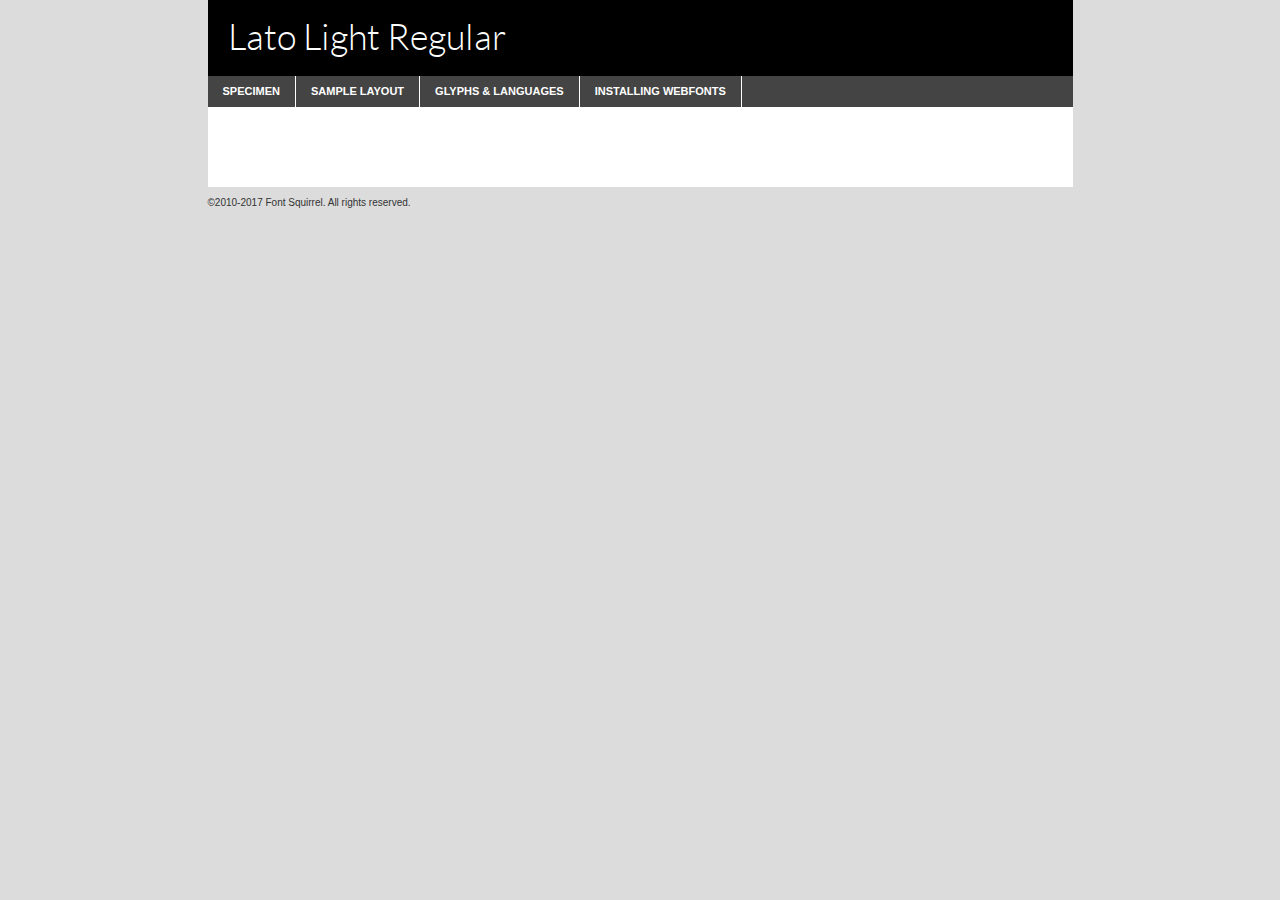
<file: html-page/font/lato-light-demo.html>
<!DOCTYPE html PUBLIC "-//W3C//DTD XHTML 1.0 Transitional//EN"
        "http://www.w3.org/TR/xhtml1/DTD/xhtml1-transitional.dtd">

<html xmlns="http://www.w3.org/1999/xhtml" xml:lang="en" lang="en">
<head>
    <meta http-equiv="Content-Type" content="text/html; charset=utf-8"/>
    <script src="http://ajax.googleapis.com/ajax/libs/jquery/1.7.2/jquery.min.js" type="text/javascript" charset="utf-8"></script>
    <script type="text/javascript">
		(function($) {
			$.fn.easyTabs = function(option) {
				var param = jQuery.extend({ fadeSpeed: 'fast', defaultContent: 1, activeClass: 'active' }, option);
				$(this).each(function() {
					var thisId = '#' + this.id;
					if ( param.defaultContent == '' )
					{
						param.defaultContent = 1;
					}
					if ( typeof param.defaultContent == 'number' )
					{
						var defaultTab = $(thisId + ' .tabs li:eq(' + (param.defaultContent - 1) + ') a').attr('href').substr(1);
					}
					else
					{
						var defaultTab = param.defaultContent;
					}
					$(thisId + ' .tabs li a').each(function() {
						var tabToHide = $(this).attr('href').substr(1);
						$('#' + tabToHide).addClass('easytabs-tab-content');
					});
					hideAll();
					changeContent(defaultTab);

					function hideAll() {$(thisId + ' .easytabs-tab-content').hide();}

					function changeContent(tabId)
					{
						hideAll();
						$(thisId + ' .tabs li').removeClass(param.activeClass);
						$(thisId + ' .tabs li a[href=#' + tabId + ']').closest('li').addClass(param.activeClass);
						if ( param.fadeSpeed != 'none' )
						{
							$(thisId + ' #' + tabId).fadeIn(param.fadeSpeed);
						}
						else
						{
							$(thisId + ' #' + tabId).show();
						}
					}

					$(thisId + ' .tabs li').click(function() {
						var tabId = $(this).find('a').attr('href').substr(1);
						changeContent(tabId);
						return false;
					});
				});
			}
		})(jQuery);
    </script>
    <link rel="stylesheet" href="specimen_files/specimen_stylesheet.css" type="text/css" charset="utf-8"/>
    <link rel="stylesheet" href="stylesheet.css" type="text/css" charset="utf-8"/>

    <style type="text/css">
        		body {
			font-family: 'latolight';
        		}

            </style>

    <title>Lato Light Regular Specimen</title>


    <script type="text/javascript" charset="utf-8">
		$(document).ready(function() {
			$('#container').easyTabs({ defaultContent: 1 });
		});
    </script>
</head>

<body>
<div id="container">
    <div id="header">
		Lato Light Regular    </div>
    <ul class="tabs">
        <li><a href="#specimen">Specimen</a></li>
        <li><a href="#layout">Sample Layout</a></li>
		        <li><a href="#glyphs">Glyphs &amp; Languages</a></li>
        <li><a href="#installing">Installing Webfonts</a></li>

    </ul>

    <div id="main_content">


        <div id="specimen">

            <div class="section">
                <div class="grid12 firstcol">
                    <div class="huge">AaBb</div>
                </div>
            </div>

            <div class="section">
                <div class="glyph_range">A&#x200B;B&#x200b;C&#x200b;D&#x200b;E&#x200b;F&#x200b;G&#x200b;H&#x200b;I&#x200b;J&#x200b;K&#x200b;L&#x200b;M&#x200b;N&#x200b;O&#x200b;P&#x200b;Q&#x200b;R&#x200b;S&#x200b;T&#x200b;U&#x200b;V&#x200b;W&#x200b;X&#x200b;Y&#x200b;Z&#x200b;a&#x200b;b&#x200b;c&#x200b;d&#x200b;e&#x200b;f&#x200b;g&#x200b;h&#x200b;i&#x200b;j&#x200b;k&#x200b;l&#x200b;m&#x200b;n&#x200b;o&#x200b;p&#x200b;q&#x200b;r&#x200b;s&#x200b;t&#x200b;u&#x200b;v&#x200b;w&#x200b;x&#x200b;y&#x200b;z&#x200b;1&#x200b;2&#x200b;3&#x200b;4&#x200b;5&#x200b;6&#x200b;7&#x200b;8&#x200b;9&#x200b;0&#x200b;&amp;&#x200b;.&#x200b;,&#x200b;?&#x200b;!&#x200b;&#64;&#x200b;(&#x200b;)&#x200b;#&#x200b;$&#x200b;%&#x200b;*&#x200b;+&#x200b;-&#x200b;=&#x200b;:&#x200b;;</div>
            </div>
            <div class="section">
                <div class="grid12 firstcol">
                    <table class="sample_table">
                        <tr>
                            <td>10</td>
                            <td class="size10">abcdefghijklmnopqrstuvwxyzABCDEFGHIJKLMNOPQRSTUVWXYZ0123456789abcdefghijklmnopqrstuvwxyzABCDEFGHIJKLMNOPQRSTUVWXYZ0123456789abcdefghijklmnopqrstuvwxyzABCDEFGHIJKLMNOPQRSTUVWXYZ</td>
                        </tr>
                        <tr>
                            <td>11</td>
                            <td class="size11">abcdefghijklmnopqrstuvwxyzABCDEFGHIJKLMNOPQRSTUVWXYZ0123456789abcdefghijklmnopqrstuvwxyzABCDEFGHIJKLMNOPQRSTUVWXYZ0123456789abcdefghijklmnopqrstuvwxyzABCDEFGHIJKLMNOPQRSTUVWXYZ</td>
                        </tr>
                        <tr>
                            <td>12</td>
                            <td class="size12">abcdefghijklmnopqrstuvwxyzABCDEFGHIJKLMNOPQRSTUVWXYZ0123456789abcdefghijklmnopqrstuvwxyzABCDEFGHIJKLMNOPQRSTUVWXYZ0123456789abcdefghijklmnopqrstuvwxyzABCDEFGHIJKLMNOPQRSTUVWXYZ</td>
                        </tr>
                        <tr>
                            <td>13</td>
                            <td class="size13">abcdefghijklmnopqrstuvwxyzABCDEFGHIJKLMNOPQRSTUVWXYZ0123456789abcdefghijklmnopqrstuvwxyzABCDEFGHIJKLMNOPQRSTUVWXYZ0123456789abcdefghijklmnopqrstuvwxyzABCDEFGHIJKLMNOPQRSTUVWXYZ</td>
                        </tr>
                        <tr>
                            <td>14</td>
                            <td class="size14">abcdefghijklmnopqrstuvwxyzABCDEFGHIJKLMNOPQRSTUVWXYZ0123456789abcdefghijklmnopqrstuvwxyzABCDEFGHIJKLMNOPQRSTUVWXYZ0123456789abcdefghijklmnopqrstuvwxyzABCDEFGHIJKLMNOPQRSTUVWXYZ</td>
                        </tr>
                        <tr>
                            <td>16</td>
                            <td class="size16">abcdefghijklmnopqrstuvwxyzABCDEFGHIJKLMNOPQRSTUVWXYZ0123456789abcdefghijklmnopqrstuvwxyzABCDEFGHIJKLMNOPQRSTUVWXYZ</td>
                        </tr>
                        <tr>
                            <td>18</td>
                            <td class="size18">abcdefghijklmnopqrstuvwxyzABCDEFGHIJKLMNOPQRSTUVWXYZ0123456789abcdefghijklmnopqrstuvwxyzABCDEFGHIJKLMNOPQRSTUVWXYZ</td>
                        </tr>
                        <tr>
                            <td>20</td>
                            <td class="size20">abcdefghijklmnopqrstuvwxyzABCDEFGHIJKLMNOPQRSTUVWXYZ0123456789abcdefghijklmnopqrstuvwxyzABCDEFGHIJKLMNOPQRSTUVWXYZ</td>
                        </tr>
                        <tr>
                            <td>24</td>
                            <td class="size24">abcdefghijklmnopqrstuvwxyzABCDEFGHIJKLMNOPQRSTUVWXYZ0123456789abcdefghijklmnopqrstuvwxyzABCDEFGHIJKLMNOPQRSTUVWXYZ</td>
                        </tr>
                        <tr>
                            <td>30</td>
                            <td class="size30">abcdefghijklmnopqrstuvwxyzABCDEFGHIJKLMNOPQRSTUVWXYZ0123456789abcdefghijklmnopqrstuvwxyzABCDEFGHIJKLMNOPQRSTUVWXYZ</td>
                        </tr>
                        <tr>
                            <td>36</td>
                            <td class="size36">abcdefghijklmnopqrstuvwxyzABCDEFGHIJKLMNOPQRSTUVWXYZ0123456789abcdefghijklmnopqrstuvwxyzABCDEFGHIJKLMNOPQRSTUVWXYZ</td>
                        </tr>
                        <tr>
                            <td>48</td>
                            <td class="size48">abcdefghijklmnopqrstuvwxyzABCDEFGHIJKLMNOPQRSTUVWXYZ0123456789abcdefghijklmnopqrstuvwxyzABCDEFGHIJKLMNOPQRSTUVWXYZ</td>
                        </tr>
                        <tr>
                            <td>60</td>
                            <td class="size60">abcdefghijklmnopqrstuvwxyzABCDEFGHIJKLMNOPQRSTUVWXYZ0123456789abcdefghijklmnopqrstuvwxyzABCDEFGHIJKLMNOPQRSTUVWXYZ</td>
                        </tr>
                        <tr>
                            <td>72</td>
                            <td class="size72">abcdefghijklmnopqrstuvwxyzABCDEFGHIJKLMNOPQRSTUVWXYZ0123456789abcdefghijklmnopqrstuvwxyzABCDEFGHIJKLMNOPQRSTUVWXYZ</td>
                        </tr>
                        <tr>
                            <td>90</td>
                            <td class="size90">abcdefghijklmnopqrstuvwxyzABCDEFGHIJKLMNOPQRSTUVWXYZ0123456789abcdefghijklmnopqrstuvwxyzABCDEFGHIJKLMNOPQRSTUVWXYZ</td>
                        </tr>
                    </table>

                </div>

            </div>


            <div class="section" id="bodycomparison">


                <div id="xheight">
                    <div class="fontbody">&#x25FC;&#x25FC;&#x25FC;&#x25FC;&#x25FC;&#x25FC;&#x25FC;&#x25FC;&#x25FC;&#x25FC;&#x25FC;&#x25FC;&#x25FC;&#x25FC;&#x25FC;&#x25FC;&#x25FC;&#x25FC;&#x25FC;&#x25FC;&#x25FC;&#x25FC;&#x25FC;&#x25FC;&#x25FC;&#x25FC;&#x25FC;&#x25FC;&#x25FC;&#x25FC;&#x25FC;&#x25FC;&#x25FC;&#x25FC;&#x25FC;&#x25FC;&#x25FC;&#x25FC;&#x25FC;&#x25FC;&#x25FC;&#x25FC;&#x25FC;&#x25FC;&#x25FC;&#x25FC;&#x25FC;&#x25FC;&#x25FC;&#x25FC;&#x25FC;&#x25FC;&#x25FC;&#x25FC;&#x25FC;&#x25FC;&#x25FC;&#x25FC;&#x25FC;&#x25FC;&#x25FC;&#x25FC;&#x25FC;&#x25FC;&#x25FC;&#x25FC;&#x25FC;&#x25FC;&#x25FC;&#x25FC;&#x25FC;&#x25FC;&#x25FC;&#x25FC;&#x25FC;&#x25FC;&#x25FC;&#x25FC;&#x25FC;&#x25FC;&#x25FC;&#x25FC;&#x25FC;&#x25FC;&#x25FC;&#x25FC;&#x25FC;&#x25FC;&#x25FC;&#x25FC;&#x25FC;&#x25FC;&#x25FC;&#x25FC;&#x25FC;&#x25FC;&#x25FC;&#x25FC;&#x25FC;body</div>
                    <div class="arialbody">body</div>
                    <div class="verdanabody">body</div>
                    <div class="georgiabody">body</div>
                </div>
                <div class="fontbody" style="z-index:1">
                    body<span>Lato Light Regular</span>
                </div>
                <div class="arialbody" style="z-index:1">
                    body<span>Arial</span>
                </div>
                <div class="verdanabody" style="z-index:1">
                    body<span>Verdana</span>
                </div>
                <div class="georgiabody" style="z-index:1">
                    body<span>Georgia</span>
                </div>


            </div>


            <div class="section psample psample_row1" id="">

                <div class="grid2 firstcol">
                    <p class="size10"><span>10.</span>Aenean lacinia bibendum nulla sed consectetur. Fusce dapibus, tellus ac cursus commodo, tortor mauris condimentum nibh, ut fermentum massa justo sit amet risus. Nullam id dolor id nibh ultricies vehicula ut id elit. Cum sociis natoque penatibus et magnis dis parturient montes, nascetur ridiculus mus. Nulla vitae elit libero, a pharetra augue.</p>

                </div>
                <div class="grid3">
                    <p class="size11"><span>11.</span>Aenean lacinia bibendum nulla sed consectetur. Fusce dapibus, tellus ac cursus commodo, tortor mauris condimentum nibh, ut fermentum massa justo sit amet risus. Nullam id dolor id nibh ultricies vehicula ut id elit. Cum sociis natoque penatibus et magnis dis parturient montes, nascetur ridiculus mus. Nulla vitae elit libero, a pharetra augue.</p>

                </div>
                <div class="grid3">
                    <p class="size12"><span>12.</span>Aenean lacinia bibendum nulla sed consectetur. Fusce dapibus, tellus ac cursus commodo, tortor mauris condimentum nibh, ut fermentum massa justo sit amet risus. Nullam id dolor id nibh ultricies vehicula ut id elit. Cum sociis natoque penatibus et magnis dis parturient montes, nascetur ridiculus mus. Nulla vitae elit libero, a pharetra augue.</p>

                </div>
                <div class="grid4">
                    <p class="size13"><span>13.</span>Aenean lacinia bibendum nulla sed consectetur. Fusce dapibus, tellus ac cursus commodo, tortor mauris condimentum nibh, ut fermentum massa justo sit amet risus. Nullam id dolor id nibh ultricies vehicula ut id elit. Cum sociis natoque penatibus et magnis dis parturient montes, nascetur ridiculus mus. Nulla vitae elit libero, a pharetra augue.</p>

                </div>
                <div class="white_blend"></div>

            </div>
            <div class="section psample psample_row2" id="">
                <div class="grid3 firstcol">
                    <p class="size14"><span>14.</span>Aenean lacinia bibendum nulla sed consectetur. Fusce dapibus, tellus ac cursus commodo, tortor mauris condimentum nibh, ut fermentum massa justo sit amet risus. Nullam id dolor id nibh ultricies vehicula ut id elit. Cum sociis natoque penatibus et magnis dis parturient montes, nascetur ridiculus mus. Nulla vitae elit libero, a pharetra augue.</p>

                </div>
                <div class="grid4">
                    <p class="size16"><span>16.</span>Aenean lacinia bibendum nulla sed consectetur. Fusce dapibus, tellus ac cursus commodo, tortor mauris condimentum nibh, ut fermentum massa justo sit amet risus. Nullam id dolor id nibh ultricies vehicula ut id elit. Cum sociis natoque penatibus et magnis dis parturient montes, nascetur ridiculus mus. Nulla vitae elit libero, a pharetra augue.</p>

                </div>
                <div class="grid5">
                    <p class="size18"><span>18.</span>Aenean lacinia bibendum nulla sed consectetur. Fusce dapibus, tellus ac cursus commodo, tortor mauris condimentum nibh, ut fermentum massa justo sit amet risus. Nullam id dolor id nibh ultricies vehicula ut id elit. Cum sociis natoque penatibus et magnis dis parturient montes, nascetur ridiculus mus. Nulla vitae elit libero, a pharetra augue.</p>

                </div>

                <div class="white_blend"></div>

            </div>

            <div class="section psample psample_row3" id="">
                <div class="grid5 firstcol">
                    <p class="size20"><span>20.</span>Aenean lacinia bibendum nulla sed consectetur. Fusce dapibus, tellus ac cursus commodo, tortor mauris condimentum nibh, ut fermentum massa justo sit amet risus. Nullam id dolor id nibh ultricies vehicula ut id elit. Cum sociis natoque penatibus et magnis dis parturient montes, nascetur ridiculus mus. Nulla vitae elit libero, a pharetra augue.</p>
                </div>
                <div class="grid7">
                    <p class="size24"><span>24.</span>Aenean lacinia bibendum nulla sed consectetur. Fusce dapibus, tellus ac cursus commodo, tortor mauris condimentum nibh, ut fermentum massa justo sit amet risus. Nullam id dolor id nibh ultricies vehicula ut id elit. Cum sociis natoque penatibus et magnis dis parturient montes, nascetur ridiculus mus. Nulla vitae elit libero, a pharetra augue.</p>
                </div>

                <div class="white_blend"></div>

            </div>

            <div class="section psample psample_row4" id="">
                <div class="grid12 firstcol">
                    <p class="size30"><span>30.</span>Aenean lacinia bibendum nulla sed consectetur. Fusce dapibus, tellus ac cursus commodo, tortor mauris condimentum nibh, ut fermentum massa justo sit amet risus. Nullam id dolor id nibh ultricies vehicula ut id elit. Cum sociis natoque penatibus et magnis dis parturient montes, nascetur ridiculus mus. Nulla vitae elit libero, a pharetra augue.</p>
                </div>
                <div class="white_blend"></div>

            </div>


            <div class="section psample psample_row1 fullreverse">
                <div class="grid2 firstcol">
                    <p class="size10"><span>10.</span>Aenean lacinia bibendum nulla sed consectetur. Fusce dapibus, tellus ac cursus commodo, tortor mauris condimentum nibh, ut fermentum massa justo sit amet risus. Nullam id dolor id nibh ultricies vehicula ut id elit. Cum sociis natoque penatibus et magnis dis parturient montes, nascetur ridiculus mus. Nulla vitae elit libero, a pharetra augue.</p>

                </div>
                <div class="grid3">
                    <p class="size11"><span>11.</span>Aenean lacinia bibendum nulla sed consectetur. Fusce dapibus, tellus ac cursus commodo, tortor mauris condimentum nibh, ut fermentum massa justo sit amet risus. Nullam id dolor id nibh ultricies vehicula ut id elit. Cum sociis natoque penatibus et magnis dis parturient montes, nascetur ridiculus mus. Nulla vitae elit libero, a pharetra augue.</p>

                </div>
                <div class="grid3">
                    <p class="size12"><span>12.</span>Aenean lacinia bibendum nulla sed consectetur. Fusce dapibus, tellus ac cursus commodo, tortor mauris condimentum nibh, ut fermentum massa justo sit amet risus. Nullam id dolor id nibh ultricies vehicula ut id elit. Cum sociis natoque penatibus et magnis dis parturient montes, nascetur ridiculus mus. Nulla vitae elit libero, a pharetra augue.</p>

                </div>
                <div class="grid4">
                    <p class="size13"><span>13.</span>Aenean lacinia bibendum nulla sed consectetur. Fusce dapibus, tellus ac cursus commodo, tortor mauris condimentum nibh, ut fermentum massa justo sit amet risus. Nullam id dolor id nibh ultricies vehicula ut id elit. Cum sociis natoque penatibus et magnis dis parturient montes, nascetur ridiculus mus. Nulla vitae elit libero, a pharetra augue.</p>

                </div>
                <div class="black_blend"></div>

            </div>

            <div class="section psample psample_row2 fullreverse">
                <div class="grid3 firstcol">
                    <p class="size14"><span>14.</span>Aenean lacinia bibendum nulla sed consectetur. Fusce dapibus, tellus ac cursus commodo, tortor mauris condimentum nibh, ut fermentum massa justo sit amet risus. Nullam id dolor id nibh ultricies vehicula ut id elit. Cum sociis natoque penatibus et magnis dis parturient montes, nascetur ridiculus mus. Nulla vitae elit libero, a pharetra augue.</p>

                </div>
                <div class="grid4">
                    <p class="size16"><span>16.</span>Aenean lacinia bibendum nulla sed consectetur. Fusce dapibus, tellus ac cursus commodo, tortor mauris condimentum nibh, ut fermentum massa justo sit amet risus. Nullam id dolor id nibh ultricies vehicula ut id elit. Cum sociis natoque penatibus et magnis dis parturient montes, nascetur ridiculus mus. Nulla vitae elit libero, a pharetra augue.</p>

                </div>
                <div class="grid5">
                    <p class="size18"><span>18.</span>Aenean lacinia bibendum nulla sed consectetur. Fusce dapibus, tellus ac cursus commodo, tortor mauris condimentum nibh, ut fermentum massa justo sit amet risus. Nullam id dolor id nibh ultricies vehicula ut id elit. Cum sociis natoque penatibus et magnis dis parturient montes, nascetur ridiculus mus. Nulla vitae elit libero, a pharetra augue.</p>

                </div>
                <div class="black_blend"></div>

            </div>

            <div class="section psample fullreverse psample_row3" id="">
                <div class="grid5 firstcol">
                    <p class="size20"><span>20.</span>Aenean lacinia bibendum nulla sed consectetur. Fusce dapibus, tellus ac cursus commodo, tortor mauris condimentum nibh, ut fermentum massa justo sit amet risus. Nullam id dolor id nibh ultricies vehicula ut id elit. Cum sociis natoque penatibus et magnis dis parturient montes, nascetur ridiculus mus. Nulla vitae elit libero, a pharetra augue.</p>
                </div>
                <div class="grid7">
                    <p class="size24"><span>24.</span>Aenean lacinia bibendum nulla sed consectetur. Fusce dapibus, tellus ac cursus commodo, tortor mauris condimentum nibh, ut fermentum massa justo sit amet risus. Nullam id dolor id nibh ultricies vehicula ut id elit. Cum sociis natoque penatibus et magnis dis parturient montes, nascetur ridiculus mus. Nulla vitae elit libero, a pharetra augue.</p>
                </div>

                <div class="black_blend"></div>

            </div>

            <div class="section psample fullreverse psample_row4" id="" style="border-bottom: 20px #000 solid;">
                <div class="grid12 firstcol">
                    <p class="size30"><span>30.</span>Aenean lacinia bibendum nulla sed consectetur. Fusce dapibus, tellus ac cursus commodo, tortor mauris condimentum nibh, ut fermentum massa justo sit amet risus. Nullam id dolor id nibh ultricies vehicula ut id elit. Cum sociis natoque penatibus et magnis dis parturient montes, nascetur ridiculus mus. Nulla vitae elit libero, a pharetra augue.</p>
                </div>
                <div class="black_blend"></div>

            </div>


        </div>

        <div id="layout">

            <div class="section">

                <div class="grid12 firstcol">
                    <h1>Lorem Ipsum Dolor</h1>
                    <h2>Etiam porta sem malesuada magna mollis euismod</h2>

                    <p class="byline">By <a href="#link">Aenean Lacinia</a></p>
                </div>
            </div>
            <div class="section">
                <div class="grid8 firstcol">
                    <p class="large">Donec sed odio dui. Morbi leo risus, porta ac consectetur ac, vestibulum at eros. Fusce dapibus, tellus ac cursus commodo, tortor mauris condimentum nibh, ut fermentum massa justo sit amet risus. </p>


                    <h3>Pellentesque ornare sem</h3>

                    <p>Maecenas sed diam eget risus varius blandit sit amet non magna. Maecenas faucibus mollis interdum. Donec ullamcorper nulla non metus auctor fringilla. Nullam id dolor id nibh ultricies vehicula ut id elit. Nullam id dolor id nibh ultricies vehicula ut id elit. </p>

                    <p>Aenean eu leo quam. Pellentesque ornare sem lacinia quam venenatis vestibulum. Lorem ipsum dolor sit amet, consectetur adipiscing elit. Cum sociis natoque penatibus et magnis dis parturient montes, nascetur ridiculus mus. </p>

                    <p>Nulla vitae elit libero, a pharetra augue. Praesent commodo cursus magna, vel scelerisque nisl consectetur et. Aenean lacinia bibendum nulla sed consectetur. </p>

                    <p>Nullam quis risus eget urna mollis ornare vel eu leo. Nullam quis risus eget urna mollis ornare vel eu leo. Maecenas sed diam eget risus varius blandit sit amet non magna. Donec ullamcorper nulla non metus auctor fringilla. </p>

                    <h3>Cras mattis consectetur</h3>

                    <p>Aenean eu leo quam. Pellentesque ornare sem lacinia quam venenatis vestibulum. Aenean lacinia bibendum nulla sed consectetur. Integer posuere erat a ante venenatis dapibus posuere velit aliquet. Cras mattis consectetur purus sit amet fermentum. </p>

                    <p>Nullam id dolor id nibh ultricies vehicula ut id elit. Nullam quis risus eget urna mollis ornare vel eu leo. Cras mattis consectetur purus sit amet fermentum.</p>
                </div>

                <div class="grid4 sidebar">

                    <div class="box reverse">
                        <p class="last">Nullam quis risus eget urna mollis ornare vel eu leo. Donec ullamcorper nulla non metus auctor fringilla. Cras mattis consectetur purus sit amet fermentum. Sed posuere consectetur est at lobortis. Lorem ipsum dolor sit amet, consectetur adipiscing elit. </p>
                    </div>

                    <p class="caption">Maecenas sed diam eget risus varius.</p>

                    <p>Vestibulum id ligula porta felis euismod semper. Integer posuere erat a ante venenatis dapibus posuere velit aliquet. Vestibulum id ligula porta felis euismod semper. Sed posuere consectetur est at lobortis. Maecenas sed diam eget risus varius blandit sit amet non magna. Fusce dapibus, tellus ac cursus commodo, tortor mauris condimentum nibh, ut fermentum massa justo sit amet risus. </p>


                    <p>Duis mollis, est non commodo luctus, nisi erat porttitor ligula, eget lacinia odio sem nec elit. Aenean lacinia bibendum nulla sed consectetur. Vivamus sagittis lacus vel augue laoreet rutrum faucibus dolor auctor. Aenean lacinia bibendum nulla sed consectetur. Nullam quis risus eget urna mollis ornare vel eu leo. </p>

                    <p>Praesent commodo cursus magna, vel scelerisque nisl consectetur et. Donec ullamcorper nulla non metus auctor fringilla. Maecenas faucibus mollis interdum. Fusce dapibus, tellus ac cursus commodo, tortor mauris condimentum nibh, ut fermentum massa justo sit amet risus. </p>

                </div>
            </div>

        </div>


		

        <div id="glyphs">
            <div class="section">
                <div class="grid12 firstcol">

                    <h1>Language Support</h1>
                    <p>The subset of Lato Light Regular in this kit supports the following languages:<br/>

						Albanian, Basque, Breton, Chamorro, Danish, Dutch, English, Faroese, Finnish, French, Frisian, Galician, German, Icelandic, Italian, Malagasy, Norwegian, Portuguese, Spanish, Alsatian, Aragonese, Arapaho, Arrernte, Asturian, Aymara, Bislama, Cebuano, Corsican, Fijian, French_creole, Genoese, Gilbertese, Greenlandic, Haitian_creole, Hiligaynon, Hmong, Hopi, Ibanag, Iloko_ilokano, Indonesian, Interglossa_glosa, Interlingua, Irish_gaelic, Jerriais, Lojban, Lombard, Luxembourgeois, Manx, Mohawk, Norfolk_pitcairnese, Occitan, Oromo, Pangasinan, Papiamento, Piedmontese, Potawatomi, Rhaeto-romance, Romansh, Rotokas, Sami_lule, Samoan, Sardinian, Scots_gaelic, Seychelles_creole, Shona, Sicilian, Somali, Southern_ndebele, Swahili, Swati_swazi, Tagalog_filipino_pilipino, Tetum, Tok_pisin, Uyghur_latinized, Volapuk, Walloon, Warlpiri, Xhosa, Yapese, Zulu, Latinbasic, Ubasic, Demo                    </p>
                    <h1>Glyph Chart</h1>
                    <p>The subset of Lato Light Regular in this kit includes all the glyphs listed below. Unicode entities are included above each glyph to help you insert individual characters into your layout.</p>
                    <div id="glyph_chart">

																																	                                <div><p>&amp;#13;</p>&#13;</div>
																				                                <div><p>&amp;#32;</p>&#32;</div>
																				                                <div><p>&amp;#33;</p>&#33;</div>
																				                                <div><p>&amp;#34;</p>&#34;</div>
																				                                <div><p>&amp;#35;</p>&#35;</div>
																				                                <div><p>&amp;#36;</p>&#36;</div>
																				                                <div><p>&amp;#37;</p>&#37;</div>
																				                                <div><p>&amp;#38;</p>&#38;</div>
																				                                <div><p>&amp;#39;</p>&#39;</div>
																				                                <div><p>&amp;#40;</p>&#40;</div>
																				                                <div><p>&amp;#41;</p>&#41;</div>
																				                                <div><p>&amp;#42;</p>&#42;</div>
																				                                <div><p>&amp;#43;</p>&#43;</div>
																				                                <div><p>&amp;#44;</p>&#44;</div>
																				                                <div><p>&amp;#45;</p>&#45;</div>
																				                                <div><p>&amp;#46;</p>&#46;</div>
																				                                <div><p>&amp;#47;</p>&#47;</div>
																				                                <div><p>&amp;#48;</p>&#48;</div>
																				                                <div><p>&amp;#49;</p>&#49;</div>
																				                                <div><p>&amp;#50;</p>&#50;</div>
																				                                <div><p>&amp;#51;</p>&#51;</div>
																				                                <div><p>&amp;#52;</p>&#52;</div>
																				                                <div><p>&amp;#53;</p>&#53;</div>
																				                                <div><p>&amp;#54;</p>&#54;</div>
																				                                <div><p>&amp;#55;</p>&#55;</div>
																				                                <div><p>&amp;#56;</p>&#56;</div>
																				                                <div><p>&amp;#57;</p>&#57;</div>
																				                                <div><p>&amp;#58;</p>&#58;</div>
																				                                <div><p>&amp;#59;</p>&#59;</div>
																				                                <div><p>&amp;#60;</p>&#60;</div>
																				                                <div><p>&amp;#61;</p>&#61;</div>
																				                                <div><p>&amp;#62;</p>&#62;</div>
																				                                <div><p>&amp;#63;</p>&#63;</div>
																				                                <div><p>&amp;#64;</p>&#64;</div>
																				                                <div><p>&amp;#65;</p>&#65;</div>
																				                                <div><p>&amp;#66;</p>&#66;</div>
																				                                <div><p>&amp;#67;</p>&#67;</div>
																				                                <div><p>&amp;#68;</p>&#68;</div>
																				                                <div><p>&amp;#69;</p>&#69;</div>
																				                                <div><p>&amp;#70;</p>&#70;</div>
																				                                <div><p>&amp;#71;</p>&#71;</div>
																				                                <div><p>&amp;#72;</p>&#72;</div>
																				                                <div><p>&amp;#73;</p>&#73;</div>
																				                                <div><p>&amp;#74;</p>&#74;</div>
																				                                <div><p>&amp;#75;</p>&#75;</div>
																				                                <div><p>&amp;#76;</p>&#76;</div>
																				                                <div><p>&amp;#77;</p>&#77;</div>
																				                                <div><p>&amp;#78;</p>&#78;</div>
																				                                <div><p>&amp;#79;</p>&#79;</div>
																				                                <div><p>&amp;#80;</p>&#80;</div>
																				                                <div><p>&amp;#81;</p>&#81;</div>
																				                                <div><p>&amp;#82;</p>&#82;</div>
																				                                <div><p>&amp;#83;</p>&#83;</div>
																				                                <div><p>&amp;#84;</p>&#84;</div>
																				                                <div><p>&amp;#85;</p>&#85;</div>
																				                                <div><p>&amp;#86;</p>&#86;</div>
																				                                <div><p>&amp;#87;</p>&#87;</div>
																				                                <div><p>&amp;#88;</p>&#88;</div>
																				                                <div><p>&amp;#89;</p>&#89;</div>
																				                                <div><p>&amp;#90;</p>&#90;</div>
																				                                <div><p>&amp;#91;</p>&#91;</div>
																				                                <div><p>&amp;#92;</p>&#92;</div>
																				                                <div><p>&amp;#93;</p>&#93;</div>
																				                                <div><p>&amp;#94;</p>&#94;</div>
																				                                <div><p>&amp;#95;</p>&#95;</div>
																				                                <div><p>&amp;#96;</p>&#96;</div>
																				                                <div><p>&amp;#97;</p>&#97;</div>
																				                                <div><p>&amp;#98;</p>&#98;</div>
																				                                <div><p>&amp;#99;</p>&#99;</div>
																				                                <div><p>&amp;#100;</p>&#100;</div>
																				                                <div><p>&amp;#101;</p>&#101;</div>
																				                                <div><p>&amp;#102;</p>&#102;</div>
																				                                <div><p>&amp;#103;</p>&#103;</div>
																				                                <div><p>&amp;#104;</p>&#104;</div>
																				                                <div><p>&amp;#105;</p>&#105;</div>
																				                                <div><p>&amp;#106;</p>&#106;</div>
																				                                <div><p>&amp;#107;</p>&#107;</div>
																				                                <div><p>&amp;#108;</p>&#108;</div>
																				                                <div><p>&amp;#109;</p>&#109;</div>
																				                                <div><p>&amp;#110;</p>&#110;</div>
																				                                <div><p>&amp;#111;</p>&#111;</div>
																				                                <div><p>&amp;#112;</p>&#112;</div>
																				                                <div><p>&amp;#113;</p>&#113;</div>
																				                                <div><p>&amp;#114;</p>&#114;</div>
																				                                <div><p>&amp;#115;</p>&#115;</div>
																				                                <div><p>&amp;#116;</p>&#116;</div>
																				                                <div><p>&amp;#117;</p>&#117;</div>
																				                                <div><p>&amp;#118;</p>&#118;</div>
																				                                <div><p>&amp;#119;</p>&#119;</div>
																				                                <div><p>&amp;#120;</p>&#120;</div>
																				                                <div><p>&amp;#121;</p>&#121;</div>
																				                                <div><p>&amp;#122;</p>&#122;</div>
																				                                <div><p>&amp;#123;</p>&#123;</div>
																				                                <div><p>&amp;#124;</p>&#124;</div>
																				                                <div><p>&amp;#125;</p>&#125;</div>
																				                                <div><p>&amp;#126;</p>&#126;</div>
																				                                <div><p>&amp;#160;</p>&#160;</div>
																				                                <div><p>&amp;#161;</p>&#161;</div>
																				                                <div><p>&amp;#162;</p>&#162;</div>
																				                                <div><p>&amp;#163;</p>&#163;</div>
																				                                <div><p>&amp;#164;</p>&#164;</div>
																				                                <div><p>&amp;#165;</p>&#165;</div>
																				                                <div><p>&amp;#166;</p>&#166;</div>
																				                                <div><p>&amp;#167;</p>&#167;</div>
																				                                <div><p>&amp;#168;</p>&#168;</div>
																				                                <div><p>&amp;#169;</p>&#169;</div>
																				                                <div><p>&amp;#170;</p>&#170;</div>
																				                                <div><p>&amp;#171;</p>&#171;</div>
																				                                <div><p>&amp;#172;</p>&#172;</div>
																				                                <div><p>&amp;#173;</p>&#173;</div>
																				                                <div><p>&amp;#174;</p>&#174;</div>
																				                                <div><p>&amp;#175;</p>&#175;</div>
																				                                <div><p>&amp;#176;</p>&#176;</div>
																				                                <div><p>&amp;#177;</p>&#177;</div>
																				                                <div><p>&amp;#178;</p>&#178;</div>
																				                                <div><p>&amp;#179;</p>&#179;</div>
																				                                <div><p>&amp;#180;</p>&#180;</div>
																				                                <div><p>&amp;#181;</p>&#181;</div>
																				                                <div><p>&amp;#182;</p>&#182;</div>
																				                                <div><p>&amp;#183;</p>&#183;</div>
																				                                <div><p>&amp;#184;</p>&#184;</div>
																				                                <div><p>&amp;#185;</p>&#185;</div>
																				                                <div><p>&amp;#186;</p>&#186;</div>
																				                                <div><p>&amp;#187;</p>&#187;</div>
																				                                <div><p>&amp;#188;</p>&#188;</div>
																				                                <div><p>&amp;#189;</p>&#189;</div>
																				                                <div><p>&amp;#190;</p>&#190;</div>
																				                                <div><p>&amp;#191;</p>&#191;</div>
																				                                <div><p>&amp;#192;</p>&#192;</div>
																				                                <div><p>&amp;#193;</p>&#193;</div>
																				                                <div><p>&amp;#194;</p>&#194;</div>
																				                                <div><p>&amp;#195;</p>&#195;</div>
																				                                <div><p>&amp;#196;</p>&#196;</div>
																				                                <div><p>&amp;#197;</p>&#197;</div>
																				                                <div><p>&amp;#198;</p>&#198;</div>
																				                                <div><p>&amp;#199;</p>&#199;</div>
																				                                <div><p>&amp;#200;</p>&#200;</div>
																				                                <div><p>&amp;#201;</p>&#201;</div>
																				                                <div><p>&amp;#202;</p>&#202;</div>
																				                                <div><p>&amp;#203;</p>&#203;</div>
																				                                <div><p>&amp;#204;</p>&#204;</div>
																				                                <div><p>&amp;#205;</p>&#205;</div>
																				                                <div><p>&amp;#206;</p>&#206;</div>
																				                                <div><p>&amp;#207;</p>&#207;</div>
																				                                <div><p>&amp;#208;</p>&#208;</div>
																				                                <div><p>&amp;#209;</p>&#209;</div>
																				                                <div><p>&amp;#210;</p>&#210;</div>
																				                                <div><p>&amp;#211;</p>&#211;</div>
																				                                <div><p>&amp;#212;</p>&#212;</div>
																				                                <div><p>&amp;#213;</p>&#213;</div>
																				                                <div><p>&amp;#214;</p>&#214;</div>
																				                                <div><p>&amp;#215;</p>&#215;</div>
																				                                <div><p>&amp;#216;</p>&#216;</div>
																				                                <div><p>&amp;#217;</p>&#217;</div>
																				                                <div><p>&amp;#218;</p>&#218;</div>
																				                                <div><p>&amp;#219;</p>&#219;</div>
																				                                <div><p>&amp;#220;</p>&#220;</div>
																				                                <div><p>&amp;#221;</p>&#221;</div>
																				                                <div><p>&amp;#222;</p>&#222;</div>
																				                                <div><p>&amp;#223;</p>&#223;</div>
																				                                <div><p>&amp;#224;</p>&#224;</div>
																				                                <div><p>&amp;#225;</p>&#225;</div>
																				                                <div><p>&amp;#226;</p>&#226;</div>
																				                                <div><p>&amp;#227;</p>&#227;</div>
																				                                <div><p>&amp;#228;</p>&#228;</div>
																				                                <div><p>&amp;#229;</p>&#229;</div>
																				                                <div><p>&amp;#230;</p>&#230;</div>
																				                                <div><p>&amp;#231;</p>&#231;</div>
																				                                <div><p>&amp;#232;</p>&#232;</div>
																				                                <div><p>&amp;#233;</p>&#233;</div>
																				                                <div><p>&amp;#234;</p>&#234;</div>
																				                                <div><p>&amp;#235;</p>&#235;</div>
																				                                <div><p>&amp;#236;</p>&#236;</div>
																				                                <div><p>&amp;#237;</p>&#237;</div>
																				                                <div><p>&amp;#238;</p>&#238;</div>
																				                                <div><p>&amp;#239;</p>&#239;</div>
																				                                <div><p>&amp;#240;</p>&#240;</div>
																				                                <div><p>&amp;#241;</p>&#241;</div>
																				                                <div><p>&amp;#242;</p>&#242;</div>
																				                                <div><p>&amp;#243;</p>&#243;</div>
																				                                <div><p>&amp;#244;</p>&#244;</div>
																				                                <div><p>&amp;#245;</p>&#245;</div>
																				                                <div><p>&amp;#246;</p>&#246;</div>
																				                                <div><p>&amp;#247;</p>&#247;</div>
																				                                <div><p>&amp;#248;</p>&#248;</div>
																				                                <div><p>&amp;#249;</p>&#249;</div>
																				                                <div><p>&amp;#250;</p>&#250;</div>
																				                                <div><p>&amp;#251;</p>&#251;</div>
																				                                <div><p>&amp;#252;</p>&#252;</div>
																				                                <div><p>&amp;#253;</p>&#253;</div>
																				                                <div><p>&amp;#254;</p>&#254;</div>
																				                                <div><p>&amp;#255;</p>&#255;</div>
																				                                <div><p>&amp;#338;</p>&#338;</div>
																				                                <div><p>&amp;#339;</p>&#339;</div>
																				                                <div><p>&amp;#376;</p>&#376;</div>
																				                                <div><p>&amp;#710;</p>&#710;</div>
																				                                <div><p>&amp;#732;</p>&#732;</div>
																				                                <div><p>&amp;#8192;</p>&#8192;</div>
																				                                <div><p>&amp;#8193;</p>&#8193;</div>
																				                                <div><p>&amp;#8194;</p>&#8194;</div>
																				                                <div><p>&amp;#8195;</p>&#8195;</div>
																				                                <div><p>&amp;#8196;</p>&#8196;</div>
																				                                <div><p>&amp;#8197;</p>&#8197;</div>
																				                                <div><p>&amp;#8198;</p>&#8198;</div>
																				                                <div><p>&amp;#8199;</p>&#8199;</div>
																				                                <div><p>&amp;#8200;</p>&#8200;</div>
																				                                <div><p>&amp;#8201;</p>&#8201;</div>
																				                                <div><p>&amp;#8202;</p>&#8202;</div>
																				                                <div><p>&amp;#8208;</p>&#8208;</div>
																				                                <div><p>&amp;#8209;</p>&#8209;</div>
																				                                <div><p>&amp;#8210;</p>&#8210;</div>
																				                                <div><p>&amp;#8211;</p>&#8211;</div>
																				                                <div><p>&amp;#8212;</p>&#8212;</div>
																				                                <div><p>&amp;#8216;</p>&#8216;</div>
																				                                <div><p>&amp;#8217;</p>&#8217;</div>
																				                                <div><p>&amp;#8218;</p>&#8218;</div>
																				                                <div><p>&amp;#8220;</p>&#8220;</div>
																				                                <div><p>&amp;#8221;</p>&#8221;</div>
																				                                <div><p>&amp;#8222;</p>&#8222;</div>
																				                                <div><p>&amp;#8226;</p>&#8226;</div>
																				                                <div><p>&amp;#8230;</p>&#8230;</div>
																				                                <div><p>&amp;#8239;</p>&#8239;</div>
																				                                <div><p>&amp;#8249;</p>&#8249;</div>
																				                                <div><p>&amp;#8250;</p>&#8250;</div>
																				                                <div><p>&amp;#8287;</p>&#8287;</div>
																				                                <div><p>&amp;#8364;</p>&#8364;</div>
																				                                <div><p>&amp;#8482;</p>&#8482;</div>
																				                                <div><p>&amp;#9724;</p>&#9724;</div>
																				                                <div><p>&amp;#64257;</p>&#64257;</div>
																				                                <div><p>&amp;#64258;</p>&#64258;</div>
																																													                    </div>
                </div>


            </div>
        </div>


        <div id="specs">

        </div>

        <div id="installing">
            <div class="section">
                <div class="grid7 firstcol">
                    <h1>Installing Webfonts</h1>

                    <p>Webfonts are supported by all major browser platforms but not all in the same way. There are currently four different font formats that must be included in order to target all browsers. This includes TTF, WOFF, EOT and SVG.</p>

                    <h2>1. Upload your webfonts</h2>
                    <p>You must upload your webfont kit to your website. They should be in or near the same directory as your CSS files.</p>

                    <h2>2. Include the webfont stylesheet</h2>
                    <p>A special CSS @font-face declaration helps the various browsers select the appropriate font it needs without causing you a bunch of headaches. Learn more about this syntax by reading the <a href="https://www.fontspring.com/blog/further-hardening-of-the-bulletproof-syntax">Fontspring blog post</a> about it. The code for it is as follows:</p>


                    <code>
                        @font-face{
                        font-family: 'MyWebFont';
                        src: url('WebFont.eot');
                        src: url('WebFont.eot?#iefix') format('embedded-opentype'),
                        url('WebFont.woff') format('woff'),
                        url('WebFont.ttf') format('truetype'),
                        url('WebFont.svg#webfont') format('svg');
                        }
                    </code>

                    <p>We've already gone ahead and generated the code for you. All you have to do is link to the stylesheet in your HTML, like this:</p>
                    <code>&lt;link rel=&quot;stylesheet&quot; href=&quot;stylesheet.css&quot; type=&quot;text/css&quot; charset=&quot;utf-8&quot; /&gt;</code>

                    <h2>3. Modify your own stylesheet</h2>
                    <p>To take advantage of your new fonts, you must tell your stylesheet to use them. Look at the original @font-face declaration above and find the property called "font-family." The name linked there will be what you use to reference the font. Prepend that webfont name to the font stack in the "font-family" property, inside the selector you want to change. For example:</p>
                    <code>p { font-family: 'WebFont', Arial, sans-serif; }</code>

                    <h2>4. Test</h2>
                    <p>Getting webfonts to work cross-browser <em>can</em> be tricky. Use the information in the sidebar to help you if you find that fonts aren't loading in a particular browser.</p>
                </div>

                <div class="grid5 sidebar">
                    <div class="box">
                        <h2>Troubleshooting<br/>Font-Face Problems</h2>
                        <p>Having trouble getting your webfonts to load in your new website? Here are some tips to sort out what might be the problem.</p>

                        <h3>Fonts not showing in any browser</h3>

                        <p>This sounds like you need to work on the plumbing. You either did not upload the fonts to the correct directory, or you did not link the fonts properly in the CSS. If you've confirmed that all this is correct and you still have a problem, take a look at your .htaccess file and see if requests are getting intercepted.</p>

                        <h3>Fonts not loading in iPhone or iPad</h3>

                        <p>The most common problem here is that you are serving the fonts from an IIS server. IIS refuses to serve files that have unknown MIME types. If that is the case, you must set the MIME type for SVG to "image/svg+xml" in the server settings. Follow these instructions from Microsoft if you need help.</p>

                        <h3>Fonts not loading in Firefox</h3>

                        <p>The primary reason for this failure? You are still using a version Firefox older than 3.5. So upgrade already! If that isn't it, then you are very likely serving fonts from a different domain. Firefox requires that all font assets be served from the same domain. Lastly it is possible that you need to add WOFF to your list of MIME types (if you are serving via IIS.)</p>

                        <h3>Fonts not loading in IE</h3>

                        <p>Are you looking at Internet Explorer on an actual Windows machine or are you cheating by using a service like Adobe BrowserLab? Many of these screenshot services do not render @font-face for IE. Best to test it on a real machine.</p>

                        <h3>Fonts not loading in IE9</h3>

                        <p>IE9, like Firefox, requires that fonts be served from the same domain as the website. Make sure that is the case.</p>
                    </div>
                </div>
            </div>

        </div>

    </div>
    <div id="footer">
        <p>&copy;2010-2017 Font Squirrel. All rights reserved.</p>
    </div>
</div>
</body>
</html>
</file>
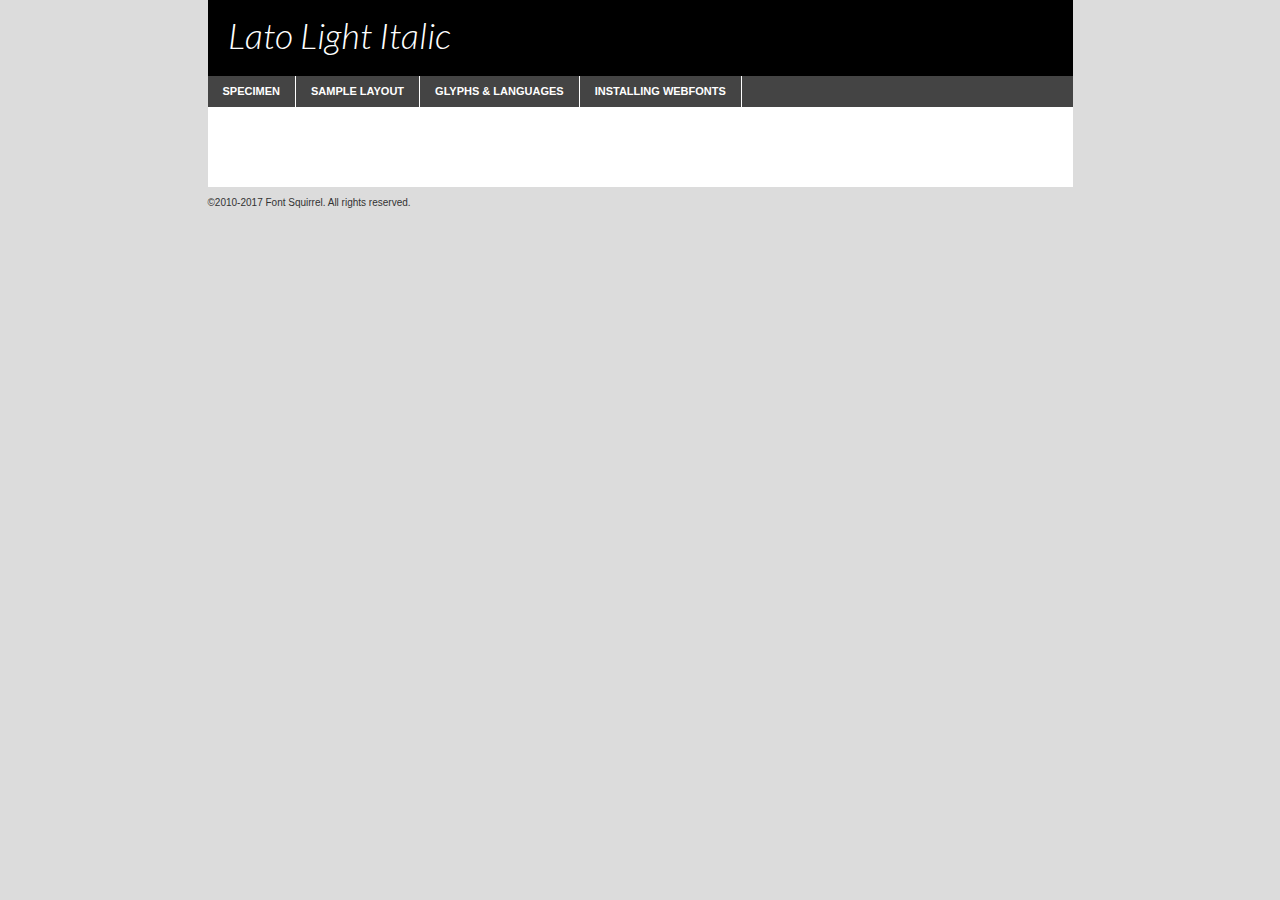
<file: html-page/font/lato-lightitalic-demo.html>
<!DOCTYPE html PUBLIC "-//W3C//DTD XHTML 1.0 Transitional//EN"
        "http://www.w3.org/TR/xhtml1/DTD/xhtml1-transitional.dtd">

<html xmlns="http://www.w3.org/1999/xhtml" xml:lang="en" lang="en">
<head>
    <meta http-equiv="Content-Type" content="text/html; charset=utf-8"/>
    <script src="http://ajax.googleapis.com/ajax/libs/jquery/1.7.2/jquery.min.js" type="text/javascript" charset="utf-8"></script>
    <script type="text/javascript">
		(function($) {
			$.fn.easyTabs = function(option) {
				var param = jQuery.extend({ fadeSpeed: 'fast', defaultContent: 1, activeClass: 'active' }, option);
				$(this).each(function() {
					var thisId = '#' + this.id;
					if ( param.defaultContent == '' )
					{
						param.defaultContent = 1;
					}
					if ( typeof param.defaultContent == 'number' )
					{
						var defaultTab = $(thisId + ' .tabs li:eq(' + (param.defaultContent - 1) + ') a').attr('href').substr(1);
					}
					else
					{
						var defaultTab = param.defaultContent;
					}
					$(thisId + ' .tabs li a').each(function() {
						var tabToHide = $(this).attr('href').substr(1);
						$('#' + tabToHide).addClass('easytabs-tab-content');
					});
					hideAll();
					changeContent(defaultTab);

					function hideAll() {$(thisId + ' .easytabs-tab-content').hide();}

					function changeContent(tabId)
					{
						hideAll();
						$(thisId + ' .tabs li').removeClass(param.activeClass);
						$(thisId + ' .tabs li a[href=#' + tabId + ']').closest('li').addClass(param.activeClass);
						if ( param.fadeSpeed != 'none' )
						{
							$(thisId + ' #' + tabId).fadeIn(param.fadeSpeed);
						}
						else
						{
							$(thisId + ' #' + tabId).show();
						}
					}

					$(thisId + ' .tabs li').click(function() {
						var tabId = $(this).find('a').attr('href').substr(1);
						changeContent(tabId);
						return false;
					});
				});
			}
		})(jQuery);
    </script>
    <link rel="stylesheet" href="specimen_files/specimen_stylesheet.css" type="text/css" charset="utf-8"/>
    <link rel="stylesheet" href="stylesheet.css" type="text/css" charset="utf-8"/>

    <style type="text/css">
        		body {
			font-family: 'latolight_italic';
        		}

            </style>

    <title>Lato Light Italic Specimen</title>


    <script type="text/javascript" charset="utf-8">
		$(document).ready(function() {
			$('#container').easyTabs({ defaultContent: 1 });
		});
    </script>
</head>

<body>
<div id="container">
    <div id="header">
		Lato Light Italic    </div>
    <ul class="tabs">
        <li><a href="#specimen">Specimen</a></li>
        <li><a href="#layout">Sample Layout</a></li>
		        <li><a href="#glyphs">Glyphs &amp; Languages</a></li>
        <li><a href="#installing">Installing Webfonts</a></li>

    </ul>

    <div id="main_content">


        <div id="specimen">

            <div class="section">
                <div class="grid12 firstcol">
                    <div class="huge">AaBb</div>
                </div>
            </div>

            <div class="section">
                <div class="glyph_range">A&#x200B;B&#x200b;C&#x200b;D&#x200b;E&#x200b;F&#x200b;G&#x200b;H&#x200b;I&#x200b;J&#x200b;K&#x200b;L&#x200b;M&#x200b;N&#x200b;O&#x200b;P&#x200b;Q&#x200b;R&#x200b;S&#x200b;T&#x200b;U&#x200b;V&#x200b;W&#x200b;X&#x200b;Y&#x200b;Z&#x200b;a&#x200b;b&#x200b;c&#x200b;d&#x200b;e&#x200b;f&#x200b;g&#x200b;h&#x200b;i&#x200b;j&#x200b;k&#x200b;l&#x200b;m&#x200b;n&#x200b;o&#x200b;p&#x200b;q&#x200b;r&#x200b;s&#x200b;t&#x200b;u&#x200b;v&#x200b;w&#x200b;x&#x200b;y&#x200b;z&#x200b;1&#x200b;2&#x200b;3&#x200b;4&#x200b;5&#x200b;6&#x200b;7&#x200b;8&#x200b;9&#x200b;0&#x200b;&amp;&#x200b;.&#x200b;,&#x200b;?&#x200b;!&#x200b;&#64;&#x200b;(&#x200b;)&#x200b;#&#x200b;$&#x200b;%&#x200b;*&#x200b;+&#x200b;-&#x200b;=&#x200b;:&#x200b;;</div>
            </div>
            <div class="section">
                <div class="grid12 firstcol">
                    <table class="sample_table">
                        <tr>
                            <td>10</td>
                            <td class="size10">abcdefghijklmnopqrstuvwxyzABCDEFGHIJKLMNOPQRSTUVWXYZ0123456789abcdefghijklmnopqrstuvwxyzABCDEFGHIJKLMNOPQRSTUVWXYZ0123456789abcdefghijklmnopqrstuvwxyzABCDEFGHIJKLMNOPQRSTUVWXYZ</td>
                        </tr>
                        <tr>
                            <td>11</td>
                            <td class="size11">abcdefghijklmnopqrstuvwxyzABCDEFGHIJKLMNOPQRSTUVWXYZ0123456789abcdefghijklmnopqrstuvwxyzABCDEFGHIJKLMNOPQRSTUVWXYZ0123456789abcdefghijklmnopqrstuvwxyzABCDEFGHIJKLMNOPQRSTUVWXYZ</td>
                        </tr>
                        <tr>
                            <td>12</td>
                            <td class="size12">abcdefghijklmnopqrstuvwxyzABCDEFGHIJKLMNOPQRSTUVWXYZ0123456789abcdefghijklmnopqrstuvwxyzABCDEFGHIJKLMNOPQRSTUVWXYZ0123456789abcdefghijklmnopqrstuvwxyzABCDEFGHIJKLMNOPQRSTUVWXYZ</td>
                        </tr>
                        <tr>
                            <td>13</td>
                            <td class="size13">abcdefghijklmnopqrstuvwxyzABCDEFGHIJKLMNOPQRSTUVWXYZ0123456789abcdefghijklmnopqrstuvwxyzABCDEFGHIJKLMNOPQRSTUVWXYZ0123456789abcdefghijklmnopqrstuvwxyzABCDEFGHIJKLMNOPQRSTUVWXYZ</td>
                        </tr>
                        <tr>
                            <td>14</td>
                            <td class="size14">abcdefghijklmnopqrstuvwxyzABCDEFGHIJKLMNOPQRSTUVWXYZ0123456789abcdefghijklmnopqrstuvwxyzABCDEFGHIJKLMNOPQRSTUVWXYZ0123456789abcdefghijklmnopqrstuvwxyzABCDEFGHIJKLMNOPQRSTUVWXYZ</td>
                        </tr>
                        <tr>
                            <td>16</td>
                            <td class="size16">abcdefghijklmnopqrstuvwxyzABCDEFGHIJKLMNOPQRSTUVWXYZ0123456789abcdefghijklmnopqrstuvwxyzABCDEFGHIJKLMNOPQRSTUVWXYZ</td>
                        </tr>
                        <tr>
                            <td>18</td>
                            <td class="size18">abcdefghijklmnopqrstuvwxyzABCDEFGHIJKLMNOPQRSTUVWXYZ0123456789abcdefghijklmnopqrstuvwxyzABCDEFGHIJKLMNOPQRSTUVWXYZ</td>
                        </tr>
                        <tr>
                            <td>20</td>
                            <td class="size20">abcdefghijklmnopqrstuvwxyzABCDEFGHIJKLMNOPQRSTUVWXYZ0123456789abcdefghijklmnopqrstuvwxyzABCDEFGHIJKLMNOPQRSTUVWXYZ</td>
                        </tr>
                        <tr>
                            <td>24</td>
                            <td class="size24">abcdefghijklmnopqrstuvwxyzABCDEFGHIJKLMNOPQRSTUVWXYZ0123456789abcdefghijklmnopqrstuvwxyzABCDEFGHIJKLMNOPQRSTUVWXYZ</td>
                        </tr>
                        <tr>
                            <td>30</td>
                            <td class="size30">abcdefghijklmnopqrstuvwxyzABCDEFGHIJKLMNOPQRSTUVWXYZ0123456789abcdefghijklmnopqrstuvwxyzABCDEFGHIJKLMNOPQRSTUVWXYZ</td>
                        </tr>
                        <tr>
                            <td>36</td>
                            <td class="size36">abcdefghijklmnopqrstuvwxyzABCDEFGHIJKLMNOPQRSTUVWXYZ0123456789abcdefghijklmnopqrstuvwxyzABCDEFGHIJKLMNOPQRSTUVWXYZ</td>
                        </tr>
                        <tr>
                            <td>48</td>
                            <td class="size48">abcdefghijklmnopqrstuvwxyzABCDEFGHIJKLMNOPQRSTUVWXYZ0123456789abcdefghijklmnopqrstuvwxyzABCDEFGHIJKLMNOPQRSTUVWXYZ</td>
                        </tr>
                        <tr>
                            <td>60</td>
                            <td class="size60">abcdefghijklmnopqrstuvwxyzABCDEFGHIJKLMNOPQRSTUVWXYZ0123456789abcdefghijklmnopqrstuvwxyzABCDEFGHIJKLMNOPQRSTUVWXYZ</td>
                        </tr>
                        <tr>
                            <td>72</td>
                            <td class="size72">abcdefghijklmnopqrstuvwxyzABCDEFGHIJKLMNOPQRSTUVWXYZ0123456789abcdefghijklmnopqrstuvwxyzABCDEFGHIJKLMNOPQRSTUVWXYZ</td>
                        </tr>
                        <tr>
                            <td>90</td>
                            <td class="size90">abcdefghijklmnopqrstuvwxyzABCDEFGHIJKLMNOPQRSTUVWXYZ0123456789abcdefghijklmnopqrstuvwxyzABCDEFGHIJKLMNOPQRSTUVWXYZ</td>
                        </tr>
                    </table>

                </div>

            </div>


            <div class="section" id="bodycomparison">


                <div id="xheight">
                    <div class="fontbody">&#x25FC;&#x25FC;&#x25FC;&#x25FC;&#x25FC;&#x25FC;&#x25FC;&#x25FC;&#x25FC;&#x25FC;&#x25FC;&#x25FC;&#x25FC;&#x25FC;&#x25FC;&#x25FC;&#x25FC;&#x25FC;&#x25FC;&#x25FC;&#x25FC;&#x25FC;&#x25FC;&#x25FC;&#x25FC;&#x25FC;&#x25FC;&#x25FC;&#x25FC;&#x25FC;&#x25FC;&#x25FC;&#x25FC;&#x25FC;&#x25FC;&#x25FC;&#x25FC;&#x25FC;&#x25FC;&#x25FC;&#x25FC;&#x25FC;&#x25FC;&#x25FC;&#x25FC;&#x25FC;&#x25FC;&#x25FC;&#x25FC;&#x25FC;&#x25FC;&#x25FC;&#x25FC;&#x25FC;&#x25FC;&#x25FC;&#x25FC;&#x25FC;&#x25FC;&#x25FC;&#x25FC;&#x25FC;&#x25FC;&#x25FC;&#x25FC;&#x25FC;&#x25FC;&#x25FC;&#x25FC;&#x25FC;&#x25FC;&#x25FC;&#x25FC;&#x25FC;&#x25FC;&#x25FC;&#x25FC;&#x25FC;&#x25FC;&#x25FC;&#x25FC;&#x25FC;&#x25FC;&#x25FC;&#x25FC;&#x25FC;&#x25FC;&#x25FC;&#x25FC;&#x25FC;&#x25FC;&#x25FC;&#x25FC;&#x25FC;&#x25FC;&#x25FC;&#x25FC;&#x25FC;&#x25FC;body</div>
                    <div class="arialbody">body</div>
                    <div class="verdanabody">body</div>
                    <div class="georgiabody">body</div>
                </div>
                <div class="fontbody" style="z-index:1">
                    body<span>Lato Light Italic</span>
                </div>
                <div class="arialbody" style="z-index:1">
                    body<span>Arial</span>
                </div>
                <div class="verdanabody" style="z-index:1">
                    body<span>Verdana</span>
                </div>
                <div class="georgiabody" style="z-index:1">
                    body<span>Georgia</span>
                </div>


            </div>


            <div class="section psample psample_row1" id="">

                <div class="grid2 firstcol">
                    <p class="size10"><span>10.</span>Aenean lacinia bibendum nulla sed consectetur. Fusce dapibus, tellus ac cursus commodo, tortor mauris condimentum nibh, ut fermentum massa justo sit amet risus. Nullam id dolor id nibh ultricies vehicula ut id elit. Cum sociis natoque penatibus et magnis dis parturient montes, nascetur ridiculus mus. Nulla vitae elit libero, a pharetra augue.</p>

                </div>
                <div class="grid3">
                    <p class="size11"><span>11.</span>Aenean lacinia bibendum nulla sed consectetur. Fusce dapibus, tellus ac cursus commodo, tortor mauris condimentum nibh, ut fermentum massa justo sit amet risus. Nullam id dolor id nibh ultricies vehicula ut id elit. Cum sociis natoque penatibus et magnis dis parturient montes, nascetur ridiculus mus. Nulla vitae elit libero, a pharetra augue.</p>

                </div>
                <div class="grid3">
                    <p class="size12"><span>12.</span>Aenean lacinia bibendum nulla sed consectetur. Fusce dapibus, tellus ac cursus commodo, tortor mauris condimentum nibh, ut fermentum massa justo sit amet risus. Nullam id dolor id nibh ultricies vehicula ut id elit. Cum sociis natoque penatibus et magnis dis parturient montes, nascetur ridiculus mus. Nulla vitae elit libero, a pharetra augue.</p>

                </div>
                <div class="grid4">
                    <p class="size13"><span>13.</span>Aenean lacinia bibendum nulla sed consectetur. Fusce dapibus, tellus ac cursus commodo, tortor mauris condimentum nibh, ut fermentum massa justo sit amet risus. Nullam id dolor id nibh ultricies vehicula ut id elit. Cum sociis natoque penatibus et magnis dis parturient montes, nascetur ridiculus mus. Nulla vitae elit libero, a pharetra augue.</p>

                </div>
                <div class="white_blend"></div>

            </div>
            <div class="section psample psample_row2" id="">
                <div class="grid3 firstcol">
                    <p class="size14"><span>14.</span>Aenean lacinia bibendum nulla sed consectetur. Fusce dapibus, tellus ac cursus commodo, tortor mauris condimentum nibh, ut fermentum massa justo sit amet risus. Nullam id dolor id nibh ultricies vehicula ut id elit. Cum sociis natoque penatibus et magnis dis parturient montes, nascetur ridiculus mus. Nulla vitae elit libero, a pharetra augue.</p>

                </div>
                <div class="grid4">
                    <p class="size16"><span>16.</span>Aenean lacinia bibendum nulla sed consectetur. Fusce dapibus, tellus ac cursus commodo, tortor mauris condimentum nibh, ut fermentum massa justo sit amet risus. Nullam id dolor id nibh ultricies vehicula ut id elit. Cum sociis natoque penatibus et magnis dis parturient montes, nascetur ridiculus mus. Nulla vitae elit libero, a pharetra augue.</p>

                </div>
                <div class="grid5">
                    <p class="size18"><span>18.</span>Aenean lacinia bibendum nulla sed consectetur. Fusce dapibus, tellus ac cursus commodo, tortor mauris condimentum nibh, ut fermentum massa justo sit amet risus. Nullam id dolor id nibh ultricies vehicula ut id elit. Cum sociis natoque penatibus et magnis dis parturient montes, nascetur ridiculus mus. Nulla vitae elit libero, a pharetra augue.</p>

                </div>

                <div class="white_blend"></div>

            </div>

            <div class="section psample psample_row3" id="">
                <div class="grid5 firstcol">
                    <p class="size20"><span>20.</span>Aenean lacinia bibendum nulla sed consectetur. Fusce dapibus, tellus ac cursus commodo, tortor mauris condimentum nibh, ut fermentum massa justo sit amet risus. Nullam id dolor id nibh ultricies vehicula ut id elit. Cum sociis natoque penatibus et magnis dis parturient montes, nascetur ridiculus mus. Nulla vitae elit libero, a pharetra augue.</p>
                </div>
                <div class="grid7">
                    <p class="size24"><span>24.</span>Aenean lacinia bibendum nulla sed consectetur. Fusce dapibus, tellus ac cursus commodo, tortor mauris condimentum nibh, ut fermentum massa justo sit amet risus. Nullam id dolor id nibh ultricies vehicula ut id elit. Cum sociis natoque penatibus et magnis dis parturient montes, nascetur ridiculus mus. Nulla vitae elit libero, a pharetra augue.</p>
                </div>

                <div class="white_blend"></div>

            </div>

            <div class="section psample psample_row4" id="">
                <div class="grid12 firstcol">
                    <p class="size30"><span>30.</span>Aenean lacinia bibendum nulla sed consectetur. Fusce dapibus, tellus ac cursus commodo, tortor mauris condimentum nibh, ut fermentum massa justo sit amet risus. Nullam id dolor id nibh ultricies vehicula ut id elit. Cum sociis natoque penatibus et magnis dis parturient montes, nascetur ridiculus mus. Nulla vitae elit libero, a pharetra augue.</p>
                </div>
                <div class="white_blend"></div>

            </div>


            <div class="section psample psample_row1 fullreverse">
                <div class="grid2 firstcol">
                    <p class="size10"><span>10.</span>Aenean lacinia bibendum nulla sed consectetur. Fusce dapibus, tellus ac cursus commodo, tortor mauris condimentum nibh, ut fermentum massa justo sit amet risus. Nullam id dolor id nibh ultricies vehicula ut id elit. Cum sociis natoque penatibus et magnis dis parturient montes, nascetur ridiculus mus. Nulla vitae elit libero, a pharetra augue.</p>

                </div>
                <div class="grid3">
                    <p class="size11"><span>11.</span>Aenean lacinia bibendum nulla sed consectetur. Fusce dapibus, tellus ac cursus commodo, tortor mauris condimentum nibh, ut fermentum massa justo sit amet risus. Nullam id dolor id nibh ultricies vehicula ut id elit. Cum sociis natoque penatibus et magnis dis parturient montes, nascetur ridiculus mus. Nulla vitae elit libero, a pharetra augue.</p>

                </div>
                <div class="grid3">
                    <p class="size12"><span>12.</span>Aenean lacinia bibendum nulla sed consectetur. Fusce dapibus, tellus ac cursus commodo, tortor mauris condimentum nibh, ut fermentum massa justo sit amet risus. Nullam id dolor id nibh ultricies vehicula ut id elit. Cum sociis natoque penatibus et magnis dis parturient montes, nascetur ridiculus mus. Nulla vitae elit libero, a pharetra augue.</p>

                </div>
                <div class="grid4">
                    <p class="size13"><span>13.</span>Aenean lacinia bibendum nulla sed consectetur. Fusce dapibus, tellus ac cursus commodo, tortor mauris condimentum nibh, ut fermentum massa justo sit amet risus. Nullam id dolor id nibh ultricies vehicula ut id elit. Cum sociis natoque penatibus et magnis dis parturient montes, nascetur ridiculus mus. Nulla vitae elit libero, a pharetra augue.</p>

                </div>
                <div class="black_blend"></div>

            </div>

            <div class="section psample psample_row2 fullreverse">
                <div class="grid3 firstcol">
                    <p class="size14"><span>14.</span>Aenean lacinia bibendum nulla sed consectetur. Fusce dapibus, tellus ac cursus commodo, tortor mauris condimentum nibh, ut fermentum massa justo sit amet risus. Nullam id dolor id nibh ultricies vehicula ut id elit. Cum sociis natoque penatibus et magnis dis parturient montes, nascetur ridiculus mus. Nulla vitae elit libero, a pharetra augue.</p>

                </div>
                <div class="grid4">
                    <p class="size16"><span>16.</span>Aenean lacinia bibendum nulla sed consectetur. Fusce dapibus, tellus ac cursus commodo, tortor mauris condimentum nibh, ut fermentum massa justo sit amet risus. Nullam id dolor id nibh ultricies vehicula ut id elit. Cum sociis natoque penatibus et magnis dis parturient montes, nascetur ridiculus mus. Nulla vitae elit libero, a pharetra augue.</p>

                </div>
                <div class="grid5">
                    <p class="size18"><span>18.</span>Aenean lacinia bibendum nulla sed consectetur. Fusce dapibus, tellus ac cursus commodo, tortor mauris condimentum nibh, ut fermentum massa justo sit amet risus. Nullam id dolor id nibh ultricies vehicula ut id elit. Cum sociis natoque penatibus et magnis dis parturient montes, nascetur ridiculus mus. Nulla vitae elit libero, a pharetra augue.</p>

                </div>
                <div class="black_blend"></div>

            </div>

            <div class="section psample fullreverse psample_row3" id="">
                <div class="grid5 firstcol">
                    <p class="size20"><span>20.</span>Aenean lacinia bibendum nulla sed consectetur. Fusce dapibus, tellus ac cursus commodo, tortor mauris condimentum nibh, ut fermentum massa justo sit amet risus. Nullam id dolor id nibh ultricies vehicula ut id elit. Cum sociis natoque penatibus et magnis dis parturient montes, nascetur ridiculus mus. Nulla vitae elit libero, a pharetra augue.</p>
                </div>
                <div class="grid7">
                    <p class="size24"><span>24.</span>Aenean lacinia bibendum nulla sed consectetur. Fusce dapibus, tellus ac cursus commodo, tortor mauris condimentum nibh, ut fermentum massa justo sit amet risus. Nullam id dolor id nibh ultricies vehicula ut id elit. Cum sociis natoque penatibus et magnis dis parturient montes, nascetur ridiculus mus. Nulla vitae elit libero, a pharetra augue.</p>
                </div>

                <div class="black_blend"></div>

            </div>

            <div class="section psample fullreverse psample_row4" id="" style="border-bottom: 20px #000 solid;">
                <div class="grid12 firstcol">
                    <p class="size30"><span>30.</span>Aenean lacinia bibendum nulla sed consectetur. Fusce dapibus, tellus ac cursus commodo, tortor mauris condimentum nibh, ut fermentum massa justo sit amet risus. Nullam id dolor id nibh ultricies vehicula ut id elit. Cum sociis natoque penatibus et magnis dis parturient montes, nascetur ridiculus mus. Nulla vitae elit libero, a pharetra augue.</p>
                </div>
                <div class="black_blend"></div>

            </div>


        </div>

        <div id="layout">

            <div class="section">

                <div class="grid12 firstcol">
                    <h1>Lorem Ipsum Dolor</h1>
                    <h2>Etiam porta sem malesuada magna mollis euismod</h2>

                    <p class="byline">By <a href="#link">Aenean Lacinia</a></p>
                </div>
            </div>
            <div class="section">
                <div class="grid8 firstcol">
                    <p class="large">Donec sed odio dui. Morbi leo risus, porta ac consectetur ac, vestibulum at eros. Fusce dapibus, tellus ac cursus commodo, tortor mauris condimentum nibh, ut fermentum massa justo sit amet risus. </p>


                    <h3>Pellentesque ornare sem</h3>

                    <p>Maecenas sed diam eget risus varius blandit sit amet non magna. Maecenas faucibus mollis interdum. Donec ullamcorper nulla non metus auctor fringilla. Nullam id dolor id nibh ultricies vehicula ut id elit. Nullam id dolor id nibh ultricies vehicula ut id elit. </p>

                    <p>Aenean eu leo quam. Pellentesque ornare sem lacinia quam venenatis vestibulum. Lorem ipsum dolor sit amet, consectetur adipiscing elit. Cum sociis natoque penatibus et magnis dis parturient montes, nascetur ridiculus mus. </p>

                    <p>Nulla vitae elit libero, a pharetra augue. Praesent commodo cursus magna, vel scelerisque nisl consectetur et. Aenean lacinia bibendum nulla sed consectetur. </p>

                    <p>Nullam quis risus eget urna mollis ornare vel eu leo. Nullam quis risus eget urna mollis ornare vel eu leo. Maecenas sed diam eget risus varius blandit sit amet non magna. Donec ullamcorper nulla non metus auctor fringilla. </p>

                    <h3>Cras mattis consectetur</h3>

                    <p>Aenean eu leo quam. Pellentesque ornare sem lacinia quam venenatis vestibulum. Aenean lacinia bibendum nulla sed consectetur. Integer posuere erat a ante venenatis dapibus posuere velit aliquet. Cras mattis consectetur purus sit amet fermentum. </p>

                    <p>Nullam id dolor id nibh ultricies vehicula ut id elit. Nullam quis risus eget urna mollis ornare vel eu leo. Cras mattis consectetur purus sit amet fermentum.</p>
                </div>

                <div class="grid4 sidebar">

                    <div class="box reverse">
                        <p class="last">Nullam quis risus eget urna mollis ornare vel eu leo. Donec ullamcorper nulla non metus auctor fringilla. Cras mattis consectetur purus sit amet fermentum. Sed posuere consectetur est at lobortis. Lorem ipsum dolor sit amet, consectetur adipiscing elit. </p>
                    </div>

                    <p class="caption">Maecenas sed diam eget risus varius.</p>

                    <p>Vestibulum id ligula porta felis euismod semper. Integer posuere erat a ante venenatis dapibus posuere velit aliquet. Vestibulum id ligula porta felis euismod semper. Sed posuere consectetur est at lobortis. Maecenas sed diam eget risus varius blandit sit amet non magna. Fusce dapibus, tellus ac cursus commodo, tortor mauris condimentum nibh, ut fermentum massa justo sit amet risus. </p>


                    <p>Duis mollis, est non commodo luctus, nisi erat porttitor ligula, eget lacinia odio sem nec elit. Aenean lacinia bibendum nulla sed consectetur. Vivamus sagittis lacus vel augue laoreet rutrum faucibus dolor auctor. Aenean lacinia bibendum nulla sed consectetur. Nullam quis risus eget urna mollis ornare vel eu leo. </p>

                    <p>Praesent commodo cursus magna, vel scelerisque nisl consectetur et. Donec ullamcorper nulla non metus auctor fringilla. Maecenas faucibus mollis interdum. Fusce dapibus, tellus ac cursus commodo, tortor mauris condimentum nibh, ut fermentum massa justo sit amet risus. </p>

                </div>
            </div>

        </div>


		

        <div id="glyphs">
            <div class="section">
                <div class="grid12 firstcol">

                    <h1>Language Support</h1>
                    <p>The subset of Lato Light Italic in this kit supports the following languages:<br/>

						English, Arrernte, Bislama, Cebuano, Fijian, Gilbertese, Hmong, Ibanag, Iloko_ilokano, Interglossa_glosa, Interlingua, Lojban, Manx, Norfolk_pitcairnese, Oromo, Rotokas, Samoan, Sardinian, Seychelles_creole, Shona, Somali, Southern_ndebele, Swahili, Swati_swazi, Tok_pisin, Warlpiri, Xhosa, Zulu, Latinbasic, Ubasic, Demo                    </p>
                    <h1>Glyph Chart</h1>
                    <p>The subset of Lato Light Italic in this kit includes all the glyphs listed below. Unicode entities are included above each glyph to help you insert individual characters into your layout.</p>
                    <div id="glyph_chart">

																																	                                <div><p>&amp;#13;</p>&#13;</div>
																				                                <div><p>&amp;#32;</p>&#32;</div>
																				                                <div><p>&amp;#33;</p>&#33;</div>
																				                                <div><p>&amp;#34;</p>&#34;</div>
																				                                <div><p>&amp;#35;</p>&#35;</div>
																				                                <div><p>&amp;#36;</p>&#36;</div>
																				                                <div><p>&amp;#37;</p>&#37;</div>
																				                                <div><p>&amp;#38;</p>&#38;</div>
																				                                <div><p>&amp;#39;</p>&#39;</div>
																				                                <div><p>&amp;#40;</p>&#40;</div>
																				                                <div><p>&amp;#41;</p>&#41;</div>
																				                                <div><p>&amp;#42;</p>&#42;</div>
																				                                <div><p>&amp;#43;</p>&#43;</div>
																				                                <div><p>&amp;#44;</p>&#44;</div>
																				                                <div><p>&amp;#45;</p>&#45;</div>
																				                                <div><p>&amp;#46;</p>&#46;</div>
																				                                <div><p>&amp;#47;</p>&#47;</div>
																				                                <div><p>&amp;#48;</p>&#48;</div>
																				                                <div><p>&amp;#49;</p>&#49;</div>
																				                                <div><p>&amp;#50;</p>&#50;</div>
																				                                <div><p>&amp;#51;</p>&#51;</div>
																				                                <div><p>&amp;#52;</p>&#52;</div>
																				                                <div><p>&amp;#53;</p>&#53;</div>
																				                                <div><p>&amp;#54;</p>&#54;</div>
																				                                <div><p>&amp;#55;</p>&#55;</div>
																				                                <div><p>&amp;#56;</p>&#56;</div>
																				                                <div><p>&amp;#57;</p>&#57;</div>
																				                                <div><p>&amp;#58;</p>&#58;</div>
																				                                <div><p>&amp;#59;</p>&#59;</div>
																				                                <div><p>&amp;#60;</p>&#60;</div>
																				                                <div><p>&amp;#61;</p>&#61;</div>
																				                                <div><p>&amp;#62;</p>&#62;</div>
																				                                <div><p>&amp;#63;</p>&#63;</div>
																				                                <div><p>&amp;#64;</p>&#64;</div>
																				                                <div><p>&amp;#65;</p>&#65;</div>
																				                                <div><p>&amp;#66;</p>&#66;</div>
																				                                <div><p>&amp;#67;</p>&#67;</div>
																				                                <div><p>&amp;#68;</p>&#68;</div>
																				                                <div><p>&amp;#69;</p>&#69;</div>
																				                                <div><p>&amp;#70;</p>&#70;</div>
																				                                <div><p>&amp;#71;</p>&#71;</div>
																				                                <div><p>&amp;#72;</p>&#72;</div>
																				                                <div><p>&amp;#73;</p>&#73;</div>
																				                                <div><p>&amp;#74;</p>&#74;</div>
																				                                <div><p>&amp;#75;</p>&#75;</div>
																				                                <div><p>&amp;#76;</p>&#76;</div>
																				                                <div><p>&amp;#77;</p>&#77;</div>
																				                                <div><p>&amp;#78;</p>&#78;</div>
																				                                <div><p>&amp;#79;</p>&#79;</div>
																				                                <div><p>&amp;#80;</p>&#80;</div>
																				                                <div><p>&amp;#81;</p>&#81;</div>
																				                                <div><p>&amp;#82;</p>&#82;</div>
																				                                <div><p>&amp;#83;</p>&#83;</div>
																				                                <div><p>&amp;#84;</p>&#84;</div>
																				                                <div><p>&amp;#85;</p>&#85;</div>
																				                                <div><p>&amp;#86;</p>&#86;</div>
																				                                <div><p>&amp;#87;</p>&#87;</div>
																				                                <div><p>&amp;#88;</p>&#88;</div>
																				                                <div><p>&amp;#89;</p>&#89;</div>
																				                                <div><p>&amp;#90;</p>&#90;</div>
																				                                <div><p>&amp;#91;</p>&#91;</div>
																				                                <div><p>&amp;#92;</p>&#92;</div>
																				                                <div><p>&amp;#93;</p>&#93;</div>
																				                                <div><p>&amp;#94;</p>&#94;</div>
																				                                <div><p>&amp;#95;</p>&#95;</div>
																				                                <div><p>&amp;#96;</p>&#96;</div>
																				                                <div><p>&amp;#97;</p>&#97;</div>
																				                                <div><p>&amp;#98;</p>&#98;</div>
																				                                <div><p>&amp;#99;</p>&#99;</div>
																				                                <div><p>&amp;#100;</p>&#100;</div>
																				                                <div><p>&amp;#101;</p>&#101;</div>
																				                                <div><p>&amp;#102;</p>&#102;</div>
																				                                <div><p>&amp;#103;</p>&#103;</div>
																				                                <div><p>&amp;#104;</p>&#104;</div>
																				                                <div><p>&amp;#105;</p>&#105;</div>
																				                                <div><p>&amp;#106;</p>&#106;</div>
																				                                <div><p>&amp;#107;</p>&#107;</div>
																				                                <div><p>&amp;#108;</p>&#108;</div>
																				                                <div><p>&amp;#109;</p>&#109;</div>
																				                                <div><p>&amp;#110;</p>&#110;</div>
																				                                <div><p>&amp;#111;</p>&#111;</div>
																				                                <div><p>&amp;#112;</p>&#112;</div>
																				                                <div><p>&amp;#113;</p>&#113;</div>
																				                                <div><p>&amp;#114;</p>&#114;</div>
																				                                <div><p>&amp;#115;</p>&#115;</div>
																				                                <div><p>&amp;#116;</p>&#116;</div>
																				                                <div><p>&amp;#117;</p>&#117;</div>
																				                                <div><p>&amp;#118;</p>&#118;</div>
																				                                <div><p>&amp;#119;</p>&#119;</div>
																				                                <div><p>&amp;#120;</p>&#120;</div>
																				                                <div><p>&amp;#121;</p>&#121;</div>
																				                                <div><p>&amp;#122;</p>&#122;</div>
																				                                <div><p>&amp;#123;</p>&#123;</div>
																				                                <div><p>&amp;#124;</p>&#124;</div>
																				                                <div><p>&amp;#125;</p>&#125;</div>
																				                                <div><p>&amp;#126;</p>&#126;</div>
																				                                <div><p>&amp;#160;</p>&#160;</div>
																				                                <div><p>&amp;#161;</p>&#161;</div>
																				                                <div><p>&amp;#162;</p>&#162;</div>
																				                                <div><p>&amp;#163;</p>&#163;</div>
																				                                <div><p>&amp;#164;</p>&#164;</div>
																				                                <div><p>&amp;#165;</p>&#165;</div>
																				                                <div><p>&amp;#166;</p>&#166;</div>
																				                                <div><p>&amp;#167;</p>&#167;</div>
																				                                <div><p>&amp;#168;</p>&#168;</div>
																				                                <div><p>&amp;#169;</p>&#169;</div>
																				                                <div><p>&amp;#170;</p>&#170;</div>
																				                                <div><p>&amp;#171;</p>&#171;</div>
																				                                <div><p>&amp;#172;</p>&#172;</div>
																				                                <div><p>&amp;#173;</p>&#173;</div>
																				                                <div><p>&amp;#174;</p>&#174;</div>
																				                                <div><p>&amp;#175;</p>&#175;</div>
																				                                <div><p>&amp;#176;</p>&#176;</div>
																				                                <div><p>&amp;#177;</p>&#177;</div>
																				                                <div><p>&amp;#178;</p>&#178;</div>
																				                                <div><p>&amp;#179;</p>&#179;</div>
																				                                <div><p>&amp;#180;</p>&#180;</div>
																				                                <div><p>&amp;#181;</p>&#181;</div>
																				                                <div><p>&amp;#182;</p>&#182;</div>
																				                                <div><p>&amp;#183;</p>&#183;</div>
																				                                <div><p>&amp;#184;</p>&#184;</div>
																				                                <div><p>&amp;#185;</p>&#185;</div>
																				                                <div><p>&amp;#186;</p>&#186;</div>
																				                                <div><p>&amp;#187;</p>&#187;</div>
																				                                <div><p>&amp;#188;</p>&#188;</div>
																				                                <div><p>&amp;#189;</p>&#189;</div>
																				                                <div><p>&amp;#190;</p>&#190;</div>
																				                                <div><p>&amp;#191;</p>&#191;</div>
																				                                <div><p>&amp;#198;</p>&#198;</div>
																				                                <div><p>&amp;#199;</p>&#199;</div>
																				                                <div><p>&amp;#208;</p>&#208;</div>
																				                                <div><p>&amp;#215;</p>&#215;</div>
																				                                <div><p>&amp;#216;</p>&#216;</div>
																				                                <div><p>&amp;#222;</p>&#222;</div>
																				                                <div><p>&amp;#223;</p>&#223;</div>
																				                                <div><p>&amp;#230;</p>&#230;</div>
																				                                <div><p>&amp;#231;</p>&#231;</div>
																				                                <div><p>&amp;#240;</p>&#240;</div>
																				                                <div><p>&amp;#247;</p>&#247;</div>
																				                                <div><p>&amp;#248;</p>&#248;</div>
																				                                <div><p>&amp;#254;</p>&#254;</div>
																				                                <div><p>&amp;#305;</p>&#305;</div>
																				                                <div><p>&amp;#338;</p>&#338;</div>
																				                                <div><p>&amp;#339;</p>&#339;</div>
																				                                <div><p>&amp;#710;</p>&#710;</div>
																				                                <div><p>&amp;#730;</p>&#730;</div>
																				                                <div><p>&amp;#732;</p>&#732;</div>
																				                                <div><p>&amp;#8192;</p>&#8192;</div>
																				                                <div><p>&amp;#8193;</p>&#8193;</div>
																				                                <div><p>&amp;#8194;</p>&#8194;</div>
																				                                <div><p>&amp;#8195;</p>&#8195;</div>
																				                                <div><p>&amp;#8196;</p>&#8196;</div>
																				                                <div><p>&amp;#8197;</p>&#8197;</div>
																				                                <div><p>&amp;#8198;</p>&#8198;</div>
																				                                <div><p>&amp;#8199;</p>&#8199;</div>
																				                                <div><p>&amp;#8200;</p>&#8200;</div>
																				                                <div><p>&amp;#8201;</p>&#8201;</div>
																				                                <div><p>&amp;#8202;</p>&#8202;</div>
																				                                <div><p>&amp;#8208;</p>&#8208;</div>
																				                                <div><p>&amp;#8209;</p>&#8209;</div>
																				                                <div><p>&amp;#8210;</p>&#8210;</div>
																				                                <div><p>&amp;#8211;</p>&#8211;</div>
																				                                <div><p>&amp;#8212;</p>&#8212;</div>
																				                                <div><p>&amp;#8216;</p>&#8216;</div>
																				                                <div><p>&amp;#8217;</p>&#8217;</div>
																				                                <div><p>&amp;#8218;</p>&#8218;</div>
																				                                <div><p>&amp;#8220;</p>&#8220;</div>
																				                                <div><p>&amp;#8221;</p>&#8221;</div>
																				                                <div><p>&amp;#8222;</p>&#8222;</div>
																				                                <div><p>&amp;#8226;</p>&#8226;</div>
																				                                <div><p>&amp;#8230;</p>&#8230;</div>
																				                                <div><p>&amp;#8239;</p>&#8239;</div>
																				                                <div><p>&amp;#8249;</p>&#8249;</div>
																				                                <div><p>&amp;#8250;</p>&#8250;</div>
																				                                <div><p>&amp;#8287;</p>&#8287;</div>
																				                                <div><p>&amp;#8364;</p>&#8364;</div>
																				                                <div><p>&amp;#8482;</p>&#8482;</div>
																				                                <div><p>&amp;#9724;</p>&#9724;</div>
																				                                <div><p>&amp;#64257;</p>&#64257;</div>
																				                                <div><p>&amp;#64258;</p>&#64258;</div>
																																																																																																																											                    </div>
                </div>


            </div>
        </div>


        <div id="specs">

        </div>

        <div id="installing">
            <div class="section">
                <div class="grid7 firstcol">
                    <h1>Installing Webfonts</h1>

                    <p>Webfonts are supported by all major browser platforms but not all in the same way. There are currently four different font formats that must be included in order to target all browsers. This includes TTF, WOFF, EOT and SVG.</p>

                    <h2>1. Upload your webfonts</h2>
                    <p>You must upload your webfont kit to your website. They should be in or near the same directory as your CSS files.</p>

                    <h2>2. Include the webfont stylesheet</h2>
                    <p>A special CSS @font-face declaration helps the various browsers select the appropriate font it needs without causing you a bunch of headaches. Learn more about this syntax by reading the <a href="https://www.fontspring.com/blog/further-hardening-of-the-bulletproof-syntax">Fontspring blog post</a> about it. The code for it is as follows:</p>


                    <code>
                        @font-face{
                        font-family: 'MyWebFont';
                        src: url('WebFont.eot');
                        src: url('WebFont.eot?#iefix') format('embedded-opentype'),
                        url('WebFont.woff') format('woff'),
                        url('WebFont.ttf') format('truetype'),
                        url('WebFont.svg#webfont') format('svg');
                        }
                    </code>

                    <p>We've already gone ahead and generated the code for you. All you have to do is link to the stylesheet in your HTML, like this:</p>
                    <code>&lt;link rel=&quot;stylesheet&quot; href=&quot;stylesheet.css&quot; type=&quot;text/css&quot; charset=&quot;utf-8&quot; /&gt;</code>

                    <h2>3. Modify your own stylesheet</h2>
                    <p>To take advantage of your new fonts, you must tell your stylesheet to use them. Look at the original @font-face declaration above and find the property called "font-family." The name linked there will be what you use to reference the font. Prepend that webfont name to the font stack in the "font-family" property, inside the selector you want to change. For example:</p>
                    <code>p { font-family: 'WebFont', Arial, sans-serif; }</code>

                    <h2>4. Test</h2>
                    <p>Getting webfonts to work cross-browser <em>can</em> be tricky. Use the information in the sidebar to help you if you find that fonts aren't loading in a particular browser.</p>
                </div>

                <div class="grid5 sidebar">
                    <div class="box">
                        <h2>Troubleshooting<br/>Font-Face Problems</h2>
                        <p>Having trouble getting your webfonts to load in your new website? Here are some tips to sort out what might be the problem.</p>

                        <h3>Fonts not showing in any browser</h3>

                        <p>This sounds like you need to work on the plumbing. You either did not upload the fonts to the correct directory, or you did not link the fonts properly in the CSS. If you've confirmed that all this is correct and you still have a problem, take a look at your .htaccess file and see if requests are getting intercepted.</p>

                        <h3>Fonts not loading in iPhone or iPad</h3>

                        <p>The most common problem here is that you are serving the fonts from an IIS server. IIS refuses to serve files that have unknown MIME types. If that is the case, you must set the MIME type for SVG to "image/svg+xml" in the server settings. Follow these instructions from Microsoft if you need help.</p>

                        <h3>Fonts not loading in Firefox</h3>

                        <p>The primary reason for this failure? You are still using a version Firefox older than 3.5. So upgrade already! If that isn't it, then you are very likely serving fonts from a different domain. Firefox requires that all font assets be served from the same domain. Lastly it is possible that you need to add WOFF to your list of MIME types (if you are serving via IIS.)</p>

                        <h3>Fonts not loading in IE</h3>

                        <p>Are you looking at Internet Explorer on an actual Windows machine or are you cheating by using a service like Adobe BrowserLab? Many of these screenshot services do not render @font-face for IE. Best to test it on a real machine.</p>

                        <h3>Fonts not loading in IE9</h3>

                        <p>IE9, like Firefox, requires that fonts be served from the same domain as the website. Make sure that is the case.</p>
                    </div>
                </div>
            </div>

        </div>

    </div>
    <div id="footer">
        <p>&copy;2010-2017 Font Squirrel. All rights reserved.</p>
    </div>
</div>
</body>
</html>
</file>
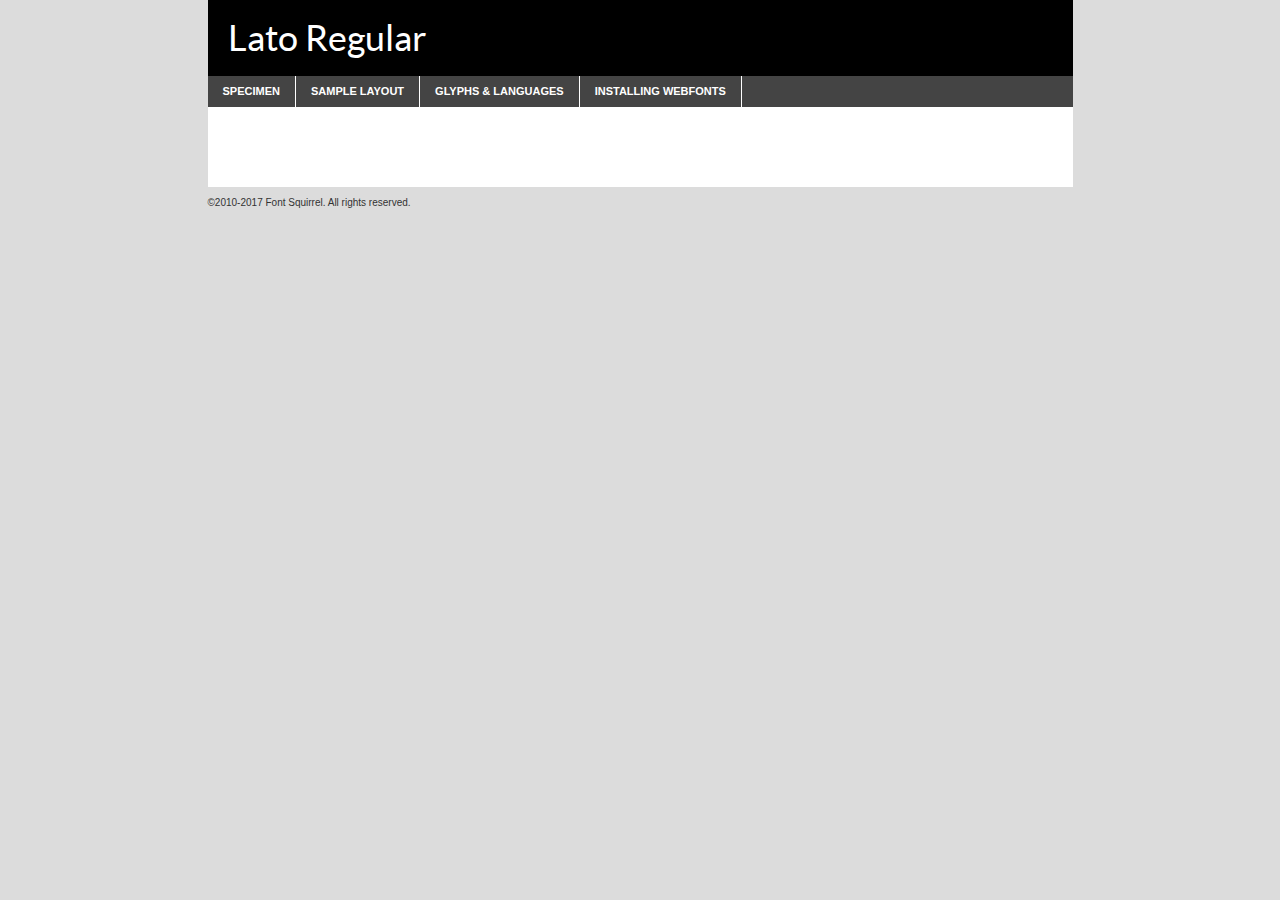
<file: html-page/font/lato-regular-demo.html>
<!DOCTYPE html PUBLIC "-//W3C//DTD XHTML 1.0 Transitional//EN"
        "http://www.w3.org/TR/xhtml1/DTD/xhtml1-transitional.dtd">

<html xmlns="http://www.w3.org/1999/xhtml" xml:lang="en" lang="en">
<head>
    <meta http-equiv="Content-Type" content="text/html; charset=utf-8"/>
    <script src="http://ajax.googleapis.com/ajax/libs/jquery/1.7.2/jquery.min.js" type="text/javascript" charset="utf-8"></script>
    <script type="text/javascript">
		(function($) {
			$.fn.easyTabs = function(option) {
				var param = jQuery.extend({ fadeSpeed: 'fast', defaultContent: 1, activeClass: 'active' }, option);
				$(this).each(function() {
					var thisId = '#' + this.id;
					if ( param.defaultContent == '' )
					{
						param.defaultContent = 1;
					}
					if ( typeof param.defaultContent == 'number' )
					{
						var defaultTab = $(thisId + ' .tabs li:eq(' + (param.defaultContent - 1) + ') a').attr('href').substr(1);
					}
					else
					{
						var defaultTab = param.defaultContent;
					}
					$(thisId + ' .tabs li a').each(function() {
						var tabToHide = $(this).attr('href').substr(1);
						$('#' + tabToHide).addClass('easytabs-tab-content');
					});
					hideAll();
					changeContent(defaultTab);

					function hideAll() {$(thisId + ' .easytabs-tab-content').hide();}

					function changeContent(tabId)
					{
						hideAll();
						$(thisId + ' .tabs li').removeClass(param.activeClass);
						$(thisId + ' .tabs li a[href=#' + tabId + ']').closest('li').addClass(param.activeClass);
						if ( param.fadeSpeed != 'none' )
						{
							$(thisId + ' #' + tabId).fadeIn(param.fadeSpeed);
						}
						else
						{
							$(thisId + ' #' + tabId).show();
						}
					}

					$(thisId + ' .tabs li').click(function() {
						var tabId = $(this).find('a').attr('href').substr(1);
						changeContent(tabId);
						return false;
					});
				});
			}
		})(jQuery);
    </script>
    <link rel="stylesheet" href="specimen_files/specimen_stylesheet.css" type="text/css" charset="utf-8"/>
    <link rel="stylesheet" href="stylesheet.css" type="text/css" charset="utf-8"/>

    <style type="text/css">
        		body {
			font-family: 'latoregular';
        		}

            </style>

    <title>Lato Regular Specimen</title>


    <script type="text/javascript" charset="utf-8">
		$(document).ready(function() {
			$('#container').easyTabs({ defaultContent: 1 });
		});
    </script>
</head>

<body>
<div id="container">
    <div id="header">
		Lato Regular    </div>
    <ul class="tabs">
        <li><a href="#specimen">Specimen</a></li>
        <li><a href="#layout">Sample Layout</a></li>
		        <li><a href="#glyphs">Glyphs &amp; Languages</a></li>
        <li><a href="#installing">Installing Webfonts</a></li>

    </ul>

    <div id="main_content">


        <div id="specimen">

            <div class="section">
                <div class="grid12 firstcol">
                    <div class="huge">AaBb</div>
                </div>
            </div>

            <div class="section">
                <div class="glyph_range">A&#x200B;B&#x200b;C&#x200b;D&#x200b;E&#x200b;F&#x200b;G&#x200b;H&#x200b;I&#x200b;J&#x200b;K&#x200b;L&#x200b;M&#x200b;N&#x200b;O&#x200b;P&#x200b;Q&#x200b;R&#x200b;S&#x200b;T&#x200b;U&#x200b;V&#x200b;W&#x200b;X&#x200b;Y&#x200b;Z&#x200b;a&#x200b;b&#x200b;c&#x200b;d&#x200b;e&#x200b;f&#x200b;g&#x200b;h&#x200b;i&#x200b;j&#x200b;k&#x200b;l&#x200b;m&#x200b;n&#x200b;o&#x200b;p&#x200b;q&#x200b;r&#x200b;s&#x200b;t&#x200b;u&#x200b;v&#x200b;w&#x200b;x&#x200b;y&#x200b;z&#x200b;1&#x200b;2&#x200b;3&#x200b;4&#x200b;5&#x200b;6&#x200b;7&#x200b;8&#x200b;9&#x200b;0&#x200b;&amp;&#x200b;.&#x200b;,&#x200b;?&#x200b;!&#x200b;&#64;&#x200b;(&#x200b;)&#x200b;#&#x200b;$&#x200b;%&#x200b;*&#x200b;+&#x200b;-&#x200b;=&#x200b;:&#x200b;;</div>
            </div>
            <div class="section">
                <div class="grid12 firstcol">
                    <table class="sample_table">
                        <tr>
                            <td>10</td>
                            <td class="size10">abcdefghijklmnopqrstuvwxyzABCDEFGHIJKLMNOPQRSTUVWXYZ0123456789abcdefghijklmnopqrstuvwxyzABCDEFGHIJKLMNOPQRSTUVWXYZ0123456789abcdefghijklmnopqrstuvwxyzABCDEFGHIJKLMNOPQRSTUVWXYZ</td>
                        </tr>
                        <tr>
                            <td>11</td>
                            <td class="size11">abcdefghijklmnopqrstuvwxyzABCDEFGHIJKLMNOPQRSTUVWXYZ0123456789abcdefghijklmnopqrstuvwxyzABCDEFGHIJKLMNOPQRSTUVWXYZ0123456789abcdefghijklmnopqrstuvwxyzABCDEFGHIJKLMNOPQRSTUVWXYZ</td>
                        </tr>
                        <tr>
                            <td>12</td>
                            <td class="size12">abcdefghijklmnopqrstuvwxyzABCDEFGHIJKLMNOPQRSTUVWXYZ0123456789abcdefghijklmnopqrstuvwxyzABCDEFGHIJKLMNOPQRSTUVWXYZ0123456789abcdefghijklmnopqrstuvwxyzABCDEFGHIJKLMNOPQRSTUVWXYZ</td>
                        </tr>
                        <tr>
                            <td>13</td>
                            <td class="size13">abcdefghijklmnopqrstuvwxyzABCDEFGHIJKLMNOPQRSTUVWXYZ0123456789abcdefghijklmnopqrstuvwxyzABCDEFGHIJKLMNOPQRSTUVWXYZ0123456789abcdefghijklmnopqrstuvwxyzABCDEFGHIJKLMNOPQRSTUVWXYZ</td>
                        </tr>
                        <tr>
                            <td>14</td>
                            <td class="size14">abcdefghijklmnopqrstuvwxyzABCDEFGHIJKLMNOPQRSTUVWXYZ0123456789abcdefghijklmnopqrstuvwxyzABCDEFGHIJKLMNOPQRSTUVWXYZ0123456789abcdefghijklmnopqrstuvwxyzABCDEFGHIJKLMNOPQRSTUVWXYZ</td>
                        </tr>
                        <tr>
                            <td>16</td>
                            <td class="size16">abcdefghijklmnopqrstuvwxyzABCDEFGHIJKLMNOPQRSTUVWXYZ0123456789abcdefghijklmnopqrstuvwxyzABCDEFGHIJKLMNOPQRSTUVWXYZ</td>
                        </tr>
                        <tr>
                            <td>18</td>
                            <td class="size18">abcdefghijklmnopqrstuvwxyzABCDEFGHIJKLMNOPQRSTUVWXYZ0123456789abcdefghijklmnopqrstuvwxyzABCDEFGHIJKLMNOPQRSTUVWXYZ</td>
                        </tr>
                        <tr>
                            <td>20</td>
                            <td class="size20">abcdefghijklmnopqrstuvwxyzABCDEFGHIJKLMNOPQRSTUVWXYZ0123456789abcdefghijklmnopqrstuvwxyzABCDEFGHIJKLMNOPQRSTUVWXYZ</td>
                        </tr>
                        <tr>
                            <td>24</td>
                            <td class="size24">abcdefghijklmnopqrstuvwxyzABCDEFGHIJKLMNOPQRSTUVWXYZ0123456789abcdefghijklmnopqrstuvwxyzABCDEFGHIJKLMNOPQRSTUVWXYZ</td>
                        </tr>
                        <tr>
                            <td>30</td>
                            <td class="size30">abcdefghijklmnopqrstuvwxyzABCDEFGHIJKLMNOPQRSTUVWXYZ0123456789abcdefghijklmnopqrstuvwxyzABCDEFGHIJKLMNOPQRSTUVWXYZ</td>
                        </tr>
                        <tr>
                            <td>36</td>
                            <td class="size36">abcdefghijklmnopqrstuvwxyzABCDEFGHIJKLMNOPQRSTUVWXYZ0123456789abcdefghijklmnopqrstuvwxyzABCDEFGHIJKLMNOPQRSTUVWXYZ</td>
                        </tr>
                        <tr>
                            <td>48</td>
                            <td class="size48">abcdefghijklmnopqrstuvwxyzABCDEFGHIJKLMNOPQRSTUVWXYZ0123456789abcdefghijklmnopqrstuvwxyzABCDEFGHIJKLMNOPQRSTUVWXYZ</td>
                        </tr>
                        <tr>
                            <td>60</td>
                            <td class="size60">abcdefghijklmnopqrstuvwxyzABCDEFGHIJKLMNOPQRSTUVWXYZ0123456789abcdefghijklmnopqrstuvwxyzABCDEFGHIJKLMNOPQRSTUVWXYZ</td>
                        </tr>
                        <tr>
                            <td>72</td>
                            <td class="size72">abcdefghijklmnopqrstuvwxyzABCDEFGHIJKLMNOPQRSTUVWXYZ0123456789abcdefghijklmnopqrstuvwxyzABCDEFGHIJKLMNOPQRSTUVWXYZ</td>
                        </tr>
                        <tr>
                            <td>90</td>
                            <td class="size90">abcdefghijklmnopqrstuvwxyzABCDEFGHIJKLMNOPQRSTUVWXYZ0123456789abcdefghijklmnopqrstuvwxyzABCDEFGHIJKLMNOPQRSTUVWXYZ</td>
                        </tr>
                    </table>

                </div>

            </div>


            <div class="section" id="bodycomparison">


                <div id="xheight">
                    <div class="fontbody">&#x25FC;&#x25FC;&#x25FC;&#x25FC;&#x25FC;&#x25FC;&#x25FC;&#x25FC;&#x25FC;&#x25FC;&#x25FC;&#x25FC;&#x25FC;&#x25FC;&#x25FC;&#x25FC;&#x25FC;&#x25FC;&#x25FC;&#x25FC;&#x25FC;&#x25FC;&#x25FC;&#x25FC;&#x25FC;&#x25FC;&#x25FC;&#x25FC;&#x25FC;&#x25FC;&#x25FC;&#x25FC;&#x25FC;&#x25FC;&#x25FC;&#x25FC;&#x25FC;&#x25FC;&#x25FC;&#x25FC;&#x25FC;&#x25FC;&#x25FC;&#x25FC;&#x25FC;&#x25FC;&#x25FC;&#x25FC;&#x25FC;&#x25FC;&#x25FC;&#x25FC;&#x25FC;&#x25FC;&#x25FC;&#x25FC;&#x25FC;&#x25FC;&#x25FC;&#x25FC;&#x25FC;&#x25FC;&#x25FC;&#x25FC;&#x25FC;&#x25FC;&#x25FC;&#x25FC;&#x25FC;&#x25FC;&#x25FC;&#x25FC;&#x25FC;&#x25FC;&#x25FC;&#x25FC;&#x25FC;&#x25FC;&#x25FC;&#x25FC;&#x25FC;&#x25FC;&#x25FC;&#x25FC;&#x25FC;&#x25FC;&#x25FC;&#x25FC;&#x25FC;&#x25FC;&#x25FC;&#x25FC;&#x25FC;&#x25FC;&#x25FC;&#x25FC;&#x25FC;&#x25FC;&#x25FC;body</div>
                    <div class="arialbody">body</div>
                    <div class="verdanabody">body</div>
                    <div class="georgiabody">body</div>
                </div>
                <div class="fontbody" style="z-index:1">
                    body<span>Lato Regular</span>
                </div>
                <div class="arialbody" style="z-index:1">
                    body<span>Arial</span>
                </div>
                <div class="verdanabody" style="z-index:1">
                    body<span>Verdana</span>
                </div>
                <div class="georgiabody" style="z-index:1">
                    body<span>Georgia</span>
                </div>


            </div>


            <div class="section psample psample_row1" id="">

                <div class="grid2 firstcol">
                    <p class="size10"><span>10.</span>Aenean lacinia bibendum nulla sed consectetur. Fusce dapibus, tellus ac cursus commodo, tortor mauris condimentum nibh, ut fermentum massa justo sit amet risus. Nullam id dolor id nibh ultricies vehicula ut id elit. Cum sociis natoque penatibus et magnis dis parturient montes, nascetur ridiculus mus. Nulla vitae elit libero, a pharetra augue.</p>

                </div>
                <div class="grid3">
                    <p class="size11"><span>11.</span>Aenean lacinia bibendum nulla sed consectetur. Fusce dapibus, tellus ac cursus commodo, tortor mauris condimentum nibh, ut fermentum massa justo sit amet risus. Nullam id dolor id nibh ultricies vehicula ut id elit. Cum sociis natoque penatibus et magnis dis parturient montes, nascetur ridiculus mus. Nulla vitae elit libero, a pharetra augue.</p>

                </div>
                <div class="grid3">
                    <p class="size12"><span>12.</span>Aenean lacinia bibendum nulla sed consectetur. Fusce dapibus, tellus ac cursus commodo, tortor mauris condimentum nibh, ut fermentum massa justo sit amet risus. Nullam id dolor id nibh ultricies vehicula ut id elit. Cum sociis natoque penatibus et magnis dis parturient montes, nascetur ridiculus mus. Nulla vitae elit libero, a pharetra augue.</p>

                </div>
                <div class="grid4">
                    <p class="size13"><span>13.</span>Aenean lacinia bibendum nulla sed consectetur. Fusce dapibus, tellus ac cursus commodo, tortor mauris condimentum nibh, ut fermentum massa justo sit amet risus. Nullam id dolor id nibh ultricies vehicula ut id elit. Cum sociis natoque penatibus et magnis dis parturient montes, nascetur ridiculus mus. Nulla vitae elit libero, a pharetra augue.</p>

                </div>
                <div class="white_blend"></div>

            </div>
            <div class="section psample psample_row2" id="">
                <div class="grid3 firstcol">
                    <p class="size14"><span>14.</span>Aenean lacinia bibendum nulla sed consectetur. Fusce dapibus, tellus ac cursus commodo, tortor mauris condimentum nibh, ut fermentum massa justo sit amet risus. Nullam id dolor id nibh ultricies vehicula ut id elit. Cum sociis natoque penatibus et magnis dis parturient montes, nascetur ridiculus mus. Nulla vitae elit libero, a pharetra augue.</p>

                </div>
                <div class="grid4">
                    <p class="size16"><span>16.</span>Aenean lacinia bibendum nulla sed consectetur. Fusce dapibus, tellus ac cursus commodo, tortor mauris condimentum nibh, ut fermentum massa justo sit amet risus. Nullam id dolor id nibh ultricies vehicula ut id elit. Cum sociis natoque penatibus et magnis dis parturient montes, nascetur ridiculus mus. Nulla vitae elit libero, a pharetra augue.</p>

                </div>
                <div class="grid5">
                    <p class="size18"><span>18.</span>Aenean lacinia bibendum nulla sed consectetur. Fusce dapibus, tellus ac cursus commodo, tortor mauris condimentum nibh, ut fermentum massa justo sit amet risus. Nullam id dolor id nibh ultricies vehicula ut id elit. Cum sociis natoque penatibus et magnis dis parturient montes, nascetur ridiculus mus. Nulla vitae elit libero, a pharetra augue.</p>

                </div>

                <div class="white_blend"></div>

            </div>

            <div class="section psample psample_row3" id="">
                <div class="grid5 firstcol">
                    <p class="size20"><span>20.</span>Aenean lacinia bibendum nulla sed consectetur. Fusce dapibus, tellus ac cursus commodo, tortor mauris condimentum nibh, ut fermentum massa justo sit amet risus. Nullam id dolor id nibh ultricies vehicula ut id elit. Cum sociis natoque penatibus et magnis dis parturient montes, nascetur ridiculus mus. Nulla vitae elit libero, a pharetra augue.</p>
                </div>
                <div class="grid7">
                    <p class="size24"><span>24.</span>Aenean lacinia bibendum nulla sed consectetur. Fusce dapibus, tellus ac cursus commodo, tortor mauris condimentum nibh, ut fermentum massa justo sit amet risus. Nullam id dolor id nibh ultricies vehicula ut id elit. Cum sociis natoque penatibus et magnis dis parturient montes, nascetur ridiculus mus. Nulla vitae elit libero, a pharetra augue.</p>
                </div>

                <div class="white_blend"></div>

            </div>

            <div class="section psample psample_row4" id="">
                <div class="grid12 firstcol">
                    <p class="size30"><span>30.</span>Aenean lacinia bibendum nulla sed consectetur. Fusce dapibus, tellus ac cursus commodo, tortor mauris condimentum nibh, ut fermentum massa justo sit amet risus. Nullam id dolor id nibh ultricies vehicula ut id elit. Cum sociis natoque penatibus et magnis dis parturient montes, nascetur ridiculus mus. Nulla vitae elit libero, a pharetra augue.</p>
                </div>
                <div class="white_blend"></div>

            </div>


            <div class="section psample psample_row1 fullreverse">
                <div class="grid2 firstcol">
                    <p class="size10"><span>10.</span>Aenean lacinia bibendum nulla sed consectetur. Fusce dapibus, tellus ac cursus commodo, tortor mauris condimentum nibh, ut fermentum massa justo sit amet risus. Nullam id dolor id nibh ultricies vehicula ut id elit. Cum sociis natoque penatibus et magnis dis parturient montes, nascetur ridiculus mus. Nulla vitae elit libero, a pharetra augue.</p>

                </div>
                <div class="grid3">
                    <p class="size11"><span>11.</span>Aenean lacinia bibendum nulla sed consectetur. Fusce dapibus, tellus ac cursus commodo, tortor mauris condimentum nibh, ut fermentum massa justo sit amet risus. Nullam id dolor id nibh ultricies vehicula ut id elit. Cum sociis natoque penatibus et magnis dis parturient montes, nascetur ridiculus mus. Nulla vitae elit libero, a pharetra augue.</p>

                </div>
                <div class="grid3">
                    <p class="size12"><span>12.</span>Aenean lacinia bibendum nulla sed consectetur. Fusce dapibus, tellus ac cursus commodo, tortor mauris condimentum nibh, ut fermentum massa justo sit amet risus. Nullam id dolor id nibh ultricies vehicula ut id elit. Cum sociis natoque penatibus et magnis dis parturient montes, nascetur ridiculus mus. Nulla vitae elit libero, a pharetra augue.</p>

                </div>
                <div class="grid4">
                    <p class="size13"><span>13.</span>Aenean lacinia bibendum nulla sed consectetur. Fusce dapibus, tellus ac cursus commodo, tortor mauris condimentum nibh, ut fermentum massa justo sit amet risus. Nullam id dolor id nibh ultricies vehicula ut id elit. Cum sociis natoque penatibus et magnis dis parturient montes, nascetur ridiculus mus. Nulla vitae elit libero, a pharetra augue.</p>

                </div>
                <div class="black_blend"></div>

            </div>

            <div class="section psample psample_row2 fullreverse">
                <div class="grid3 firstcol">
                    <p class="size14"><span>14.</span>Aenean lacinia bibendum nulla sed consectetur. Fusce dapibus, tellus ac cursus commodo, tortor mauris condimentum nibh, ut fermentum massa justo sit amet risus. Nullam id dolor id nibh ultricies vehicula ut id elit. Cum sociis natoque penatibus et magnis dis parturient montes, nascetur ridiculus mus. Nulla vitae elit libero, a pharetra augue.</p>

                </div>
                <div class="grid4">
                    <p class="size16"><span>16.</span>Aenean lacinia bibendum nulla sed consectetur. Fusce dapibus, tellus ac cursus commodo, tortor mauris condimentum nibh, ut fermentum massa justo sit amet risus. Nullam id dolor id nibh ultricies vehicula ut id elit. Cum sociis natoque penatibus et magnis dis parturient montes, nascetur ridiculus mus. Nulla vitae elit libero, a pharetra augue.</p>

                </div>
                <div class="grid5">
                    <p class="size18"><span>18.</span>Aenean lacinia bibendum nulla sed consectetur. Fusce dapibus, tellus ac cursus commodo, tortor mauris condimentum nibh, ut fermentum massa justo sit amet risus. Nullam id dolor id nibh ultricies vehicula ut id elit. Cum sociis natoque penatibus et magnis dis parturient montes, nascetur ridiculus mus. Nulla vitae elit libero, a pharetra augue.</p>

                </div>
                <div class="black_blend"></div>

            </div>

            <div class="section psample fullreverse psample_row3" id="">
                <div class="grid5 firstcol">
                    <p class="size20"><span>20.</span>Aenean lacinia bibendum nulla sed consectetur. Fusce dapibus, tellus ac cursus commodo, tortor mauris condimentum nibh, ut fermentum massa justo sit amet risus. Nullam id dolor id nibh ultricies vehicula ut id elit. Cum sociis natoque penatibus et magnis dis parturient montes, nascetur ridiculus mus. Nulla vitae elit libero, a pharetra augue.</p>
                </div>
                <div class="grid7">
                    <p class="size24"><span>24.</span>Aenean lacinia bibendum nulla sed consectetur. Fusce dapibus, tellus ac cursus commodo, tortor mauris condimentum nibh, ut fermentum massa justo sit amet risus. Nullam id dolor id nibh ultricies vehicula ut id elit. Cum sociis natoque penatibus et magnis dis parturient montes, nascetur ridiculus mus. Nulla vitae elit libero, a pharetra augue.</p>
                </div>

                <div class="black_blend"></div>

            </div>

            <div class="section psample fullreverse psample_row4" id="" style="border-bottom: 20px #000 solid;">
                <div class="grid12 firstcol">
                    <p class="size30"><span>30.</span>Aenean lacinia bibendum nulla sed consectetur. Fusce dapibus, tellus ac cursus commodo, tortor mauris condimentum nibh, ut fermentum massa justo sit amet risus. Nullam id dolor id nibh ultricies vehicula ut id elit. Cum sociis natoque penatibus et magnis dis parturient montes, nascetur ridiculus mus. Nulla vitae elit libero, a pharetra augue.</p>
                </div>
                <div class="black_blend"></div>

            </div>


        </div>

        <div id="layout">

            <div class="section">

                <div class="grid12 firstcol">
                    <h1>Lorem Ipsum Dolor</h1>
                    <h2>Etiam porta sem malesuada magna mollis euismod</h2>

                    <p class="byline">By <a href="#link">Aenean Lacinia</a></p>
                </div>
            </div>
            <div class="section">
                <div class="grid8 firstcol">
                    <p class="large">Donec sed odio dui. Morbi leo risus, porta ac consectetur ac, vestibulum at eros. Fusce dapibus, tellus ac cursus commodo, tortor mauris condimentum nibh, ut fermentum massa justo sit amet risus. </p>


                    <h3>Pellentesque ornare sem</h3>

                    <p>Maecenas sed diam eget risus varius blandit sit amet non magna. Maecenas faucibus mollis interdum. Donec ullamcorper nulla non metus auctor fringilla. Nullam id dolor id nibh ultricies vehicula ut id elit. Nullam id dolor id nibh ultricies vehicula ut id elit. </p>

                    <p>Aenean eu leo quam. Pellentesque ornare sem lacinia quam venenatis vestibulum. Lorem ipsum dolor sit amet, consectetur adipiscing elit. Cum sociis natoque penatibus et magnis dis parturient montes, nascetur ridiculus mus. </p>

                    <p>Nulla vitae elit libero, a pharetra augue. Praesent commodo cursus magna, vel scelerisque nisl consectetur et. Aenean lacinia bibendum nulla sed consectetur. </p>

                    <p>Nullam quis risus eget urna mollis ornare vel eu leo. Nullam quis risus eget urna mollis ornare vel eu leo. Maecenas sed diam eget risus varius blandit sit amet non magna. Donec ullamcorper nulla non metus auctor fringilla. </p>

                    <h3>Cras mattis consectetur</h3>

                    <p>Aenean eu leo quam. Pellentesque ornare sem lacinia quam venenatis vestibulum. Aenean lacinia bibendum nulla sed consectetur. Integer posuere erat a ante venenatis dapibus posuere velit aliquet. Cras mattis consectetur purus sit amet fermentum. </p>

                    <p>Nullam id dolor id nibh ultricies vehicula ut id elit. Nullam quis risus eget urna mollis ornare vel eu leo. Cras mattis consectetur purus sit amet fermentum.</p>
                </div>

                <div class="grid4 sidebar">

                    <div class="box reverse">
                        <p class="last">Nullam quis risus eget urna mollis ornare vel eu leo. Donec ullamcorper nulla non metus auctor fringilla. Cras mattis consectetur purus sit amet fermentum. Sed posuere consectetur est at lobortis. Lorem ipsum dolor sit amet, consectetur adipiscing elit. </p>
                    </div>

                    <p class="caption">Maecenas sed diam eget risus varius.</p>

                    <p>Vestibulum id ligula porta felis euismod semper. Integer posuere erat a ante venenatis dapibus posuere velit aliquet. Vestibulum id ligula porta felis euismod semper. Sed posuere consectetur est at lobortis. Maecenas sed diam eget risus varius blandit sit amet non magna. Fusce dapibus, tellus ac cursus commodo, tortor mauris condimentum nibh, ut fermentum massa justo sit amet risus. </p>


                    <p>Duis mollis, est non commodo luctus, nisi erat porttitor ligula, eget lacinia odio sem nec elit. Aenean lacinia bibendum nulla sed consectetur. Vivamus sagittis lacus vel augue laoreet rutrum faucibus dolor auctor. Aenean lacinia bibendum nulla sed consectetur. Nullam quis risus eget urna mollis ornare vel eu leo. </p>

                    <p>Praesent commodo cursus magna, vel scelerisque nisl consectetur et. Donec ullamcorper nulla non metus auctor fringilla. Maecenas faucibus mollis interdum. Fusce dapibus, tellus ac cursus commodo, tortor mauris condimentum nibh, ut fermentum massa justo sit amet risus. </p>

                </div>
            </div>

        </div>


		

        <div id="glyphs">
            <div class="section">
                <div class="grid12 firstcol">

                    <h1>Language Support</h1>
                    <p>The subset of Lato Regular in this kit supports the following languages:<br/>

						Albanian, Basque, Breton, Chamorro, Danish, Dutch, English, Faroese, Finnish, French, Frisian, Galician, German, Icelandic, Italian, Malagasy, Norwegian, Portuguese, Spanish, Alsatian, Aragonese, Arapaho, Arrernte, Asturian, Aymara, Bislama, Cebuano, Corsican, Fijian, French_creole, Genoese, Gilbertese, Greenlandic, Haitian_creole, Hiligaynon, Hmong, Hopi, Ibanag, Iloko_ilokano, Indonesian, Interglossa_glosa, Interlingua, Irish_gaelic, Jerriais, Lojban, Lombard, Luxembourgeois, Manx, Mohawk, Norfolk_pitcairnese, Occitan, Oromo, Pangasinan, Papiamento, Piedmontese, Potawatomi, Rhaeto-romance, Romansh, Rotokas, Sami_lule, Samoan, Sardinian, Scots_gaelic, Seychelles_creole, Shona, Sicilian, Somali, Southern_ndebele, Swahili, Swati_swazi, Tagalog_filipino_pilipino, Tetum, Tok_pisin, Uyghur_latinized, Volapuk, Walloon, Warlpiri, Xhosa, Yapese, Zulu, Latinbasic, Ubasic, Demo                    </p>
                    <h1>Glyph Chart</h1>
                    <p>The subset of Lato Regular in this kit includes all the glyphs listed below. Unicode entities are included above each glyph to help you insert individual characters into your layout.</p>
                    <div id="glyph_chart">

																																	                                <div><p>&amp;#13;</p>&#13;</div>
																				                                <div><p>&amp;#32;</p>&#32;</div>
																				                                <div><p>&amp;#33;</p>&#33;</div>
																				                                <div><p>&amp;#34;</p>&#34;</div>
																				                                <div><p>&amp;#35;</p>&#35;</div>
																				                                <div><p>&amp;#36;</p>&#36;</div>
																				                                <div><p>&amp;#37;</p>&#37;</div>
																				                                <div><p>&amp;#38;</p>&#38;</div>
																				                                <div><p>&amp;#39;</p>&#39;</div>
																				                                <div><p>&amp;#40;</p>&#40;</div>
																				                                <div><p>&amp;#41;</p>&#41;</div>
																				                                <div><p>&amp;#42;</p>&#42;</div>
																				                                <div><p>&amp;#43;</p>&#43;</div>
																				                                <div><p>&amp;#44;</p>&#44;</div>
																				                                <div><p>&amp;#45;</p>&#45;</div>
																				                                <div><p>&amp;#46;</p>&#46;</div>
																				                                <div><p>&amp;#47;</p>&#47;</div>
																				                                <div><p>&amp;#48;</p>&#48;</div>
																				                                <div><p>&amp;#49;</p>&#49;</div>
																				                                <div><p>&amp;#50;</p>&#50;</div>
																				                                <div><p>&amp;#51;</p>&#51;</div>
																				                                <div><p>&amp;#52;</p>&#52;</div>
																				                                <div><p>&amp;#53;</p>&#53;</div>
																				                                <div><p>&amp;#54;</p>&#54;</div>
																				                                <div><p>&amp;#55;</p>&#55;</div>
																				                                <div><p>&amp;#56;</p>&#56;</div>
																				                                <div><p>&amp;#57;</p>&#57;</div>
																				                                <div><p>&amp;#58;</p>&#58;</div>
																				                                <div><p>&amp;#59;</p>&#59;</div>
																				                                <div><p>&amp;#60;</p>&#60;</div>
																				                                <div><p>&amp;#61;</p>&#61;</div>
																				                                <div><p>&amp;#62;</p>&#62;</div>
																				                                <div><p>&amp;#63;</p>&#63;</div>
																				                                <div><p>&amp;#64;</p>&#64;</div>
																				                                <div><p>&amp;#65;</p>&#65;</div>
																				                                <div><p>&amp;#66;</p>&#66;</div>
																				                                <div><p>&amp;#67;</p>&#67;</div>
																				                                <div><p>&amp;#68;</p>&#68;</div>
																				                                <div><p>&amp;#69;</p>&#69;</div>
																				                                <div><p>&amp;#70;</p>&#70;</div>
																				                                <div><p>&amp;#71;</p>&#71;</div>
																				                                <div><p>&amp;#72;</p>&#72;</div>
																				                                <div><p>&amp;#73;</p>&#73;</div>
																				                                <div><p>&amp;#74;</p>&#74;</div>
																				                                <div><p>&amp;#75;</p>&#75;</div>
																				                                <div><p>&amp;#76;</p>&#76;</div>
																				                                <div><p>&amp;#77;</p>&#77;</div>
																				                                <div><p>&amp;#78;</p>&#78;</div>
																				                                <div><p>&amp;#79;</p>&#79;</div>
																				                                <div><p>&amp;#80;</p>&#80;</div>
																				                                <div><p>&amp;#81;</p>&#81;</div>
																				                                <div><p>&amp;#82;</p>&#82;</div>
																				                                <div><p>&amp;#83;</p>&#83;</div>
																				                                <div><p>&amp;#84;</p>&#84;</div>
																				                                <div><p>&amp;#85;</p>&#85;</div>
																				                                <div><p>&amp;#86;</p>&#86;</div>
																				                                <div><p>&amp;#87;</p>&#87;</div>
																				                                <div><p>&amp;#88;</p>&#88;</div>
																				                                <div><p>&amp;#89;</p>&#89;</div>
																				                                <div><p>&amp;#90;</p>&#90;</div>
																				                                <div><p>&amp;#91;</p>&#91;</div>
																				                                <div><p>&amp;#92;</p>&#92;</div>
																				                                <div><p>&amp;#93;</p>&#93;</div>
																				                                <div><p>&amp;#94;</p>&#94;</div>
																				                                <div><p>&amp;#95;</p>&#95;</div>
																				                                <div><p>&amp;#96;</p>&#96;</div>
																				                                <div><p>&amp;#97;</p>&#97;</div>
																				                                <div><p>&amp;#98;</p>&#98;</div>
																				                                <div><p>&amp;#99;</p>&#99;</div>
																				                                <div><p>&amp;#100;</p>&#100;</div>
																				                                <div><p>&amp;#101;</p>&#101;</div>
																				                                <div><p>&amp;#102;</p>&#102;</div>
																				                                <div><p>&amp;#103;</p>&#103;</div>
																				                                <div><p>&amp;#104;</p>&#104;</div>
																				                                <div><p>&amp;#105;</p>&#105;</div>
																				                                <div><p>&amp;#106;</p>&#106;</div>
																				                                <div><p>&amp;#107;</p>&#107;</div>
																				                                <div><p>&amp;#108;</p>&#108;</div>
																				                                <div><p>&amp;#109;</p>&#109;</div>
																				                                <div><p>&amp;#110;</p>&#110;</div>
																				                                <div><p>&amp;#111;</p>&#111;</div>
																				                                <div><p>&amp;#112;</p>&#112;</div>
																				                                <div><p>&amp;#113;</p>&#113;</div>
																				                                <div><p>&amp;#114;</p>&#114;</div>
																				                                <div><p>&amp;#115;</p>&#115;</div>
																				                                <div><p>&amp;#116;</p>&#116;</div>
																				                                <div><p>&amp;#117;</p>&#117;</div>
																				                                <div><p>&amp;#118;</p>&#118;</div>
																				                                <div><p>&amp;#119;</p>&#119;</div>
																				                                <div><p>&amp;#120;</p>&#120;</div>
																				                                <div><p>&amp;#121;</p>&#121;</div>
																				                                <div><p>&amp;#122;</p>&#122;</div>
																				                                <div><p>&amp;#123;</p>&#123;</div>
																				                                <div><p>&amp;#124;</p>&#124;</div>
																				                                <div><p>&amp;#125;</p>&#125;</div>
																				                                <div><p>&amp;#126;</p>&#126;</div>
																				                                <div><p>&amp;#160;</p>&#160;</div>
																				                                <div><p>&amp;#161;</p>&#161;</div>
																				                                <div><p>&amp;#162;</p>&#162;</div>
																				                                <div><p>&amp;#163;</p>&#163;</div>
																				                                <div><p>&amp;#164;</p>&#164;</div>
																				                                <div><p>&amp;#165;</p>&#165;</div>
																				                                <div><p>&amp;#166;</p>&#166;</div>
																				                                <div><p>&amp;#167;</p>&#167;</div>
																				                                <div><p>&amp;#168;</p>&#168;</div>
																				                                <div><p>&amp;#169;</p>&#169;</div>
																				                                <div><p>&amp;#170;</p>&#170;</div>
																				                                <div><p>&amp;#171;</p>&#171;</div>
																				                                <div><p>&amp;#172;</p>&#172;</div>
																				                                <div><p>&amp;#173;</p>&#173;</div>
																				                                <div><p>&amp;#174;</p>&#174;</div>
																				                                <div><p>&amp;#175;</p>&#175;</div>
																				                                <div><p>&amp;#176;</p>&#176;</div>
																				                                <div><p>&amp;#177;</p>&#177;</div>
																				                                <div><p>&amp;#178;</p>&#178;</div>
																				                                <div><p>&amp;#179;</p>&#179;</div>
																				                                <div><p>&amp;#180;</p>&#180;</div>
																				                                <div><p>&amp;#181;</p>&#181;</div>
																				                                <div><p>&amp;#182;</p>&#182;</div>
																				                                <div><p>&amp;#183;</p>&#183;</div>
																				                                <div><p>&amp;#184;</p>&#184;</div>
																				                                <div><p>&amp;#185;</p>&#185;</div>
																				                                <div><p>&amp;#186;</p>&#186;</div>
																				                                <div><p>&amp;#187;</p>&#187;</div>
																				                                <div><p>&amp;#188;</p>&#188;</div>
																				                                <div><p>&amp;#189;</p>&#189;</div>
																				                                <div><p>&amp;#190;</p>&#190;</div>
																				                                <div><p>&amp;#191;</p>&#191;</div>
																				                                <div><p>&amp;#192;</p>&#192;</div>
																				                                <div><p>&amp;#193;</p>&#193;</div>
																				                                <div><p>&amp;#194;</p>&#194;</div>
																				                                <div><p>&amp;#195;</p>&#195;</div>
																				                                <div><p>&amp;#196;</p>&#196;</div>
																				                                <div><p>&amp;#197;</p>&#197;</div>
																				                                <div><p>&amp;#198;</p>&#198;</div>
																				                                <div><p>&amp;#199;</p>&#199;</div>
																				                                <div><p>&amp;#200;</p>&#200;</div>
																				                                <div><p>&amp;#201;</p>&#201;</div>
																				                                <div><p>&amp;#202;</p>&#202;</div>
																				                                <div><p>&amp;#203;</p>&#203;</div>
																				                                <div><p>&amp;#204;</p>&#204;</div>
																				                                <div><p>&amp;#205;</p>&#205;</div>
																				                                <div><p>&amp;#206;</p>&#206;</div>
																				                                <div><p>&amp;#207;</p>&#207;</div>
																				                                <div><p>&amp;#208;</p>&#208;</div>
																				                                <div><p>&amp;#209;</p>&#209;</div>
																				                                <div><p>&amp;#210;</p>&#210;</div>
																				                                <div><p>&amp;#211;</p>&#211;</div>
																				                                <div><p>&amp;#212;</p>&#212;</div>
																				                                <div><p>&amp;#213;</p>&#213;</div>
																				                                <div><p>&amp;#214;</p>&#214;</div>
																				                                <div><p>&amp;#215;</p>&#215;</div>
																				                                <div><p>&amp;#216;</p>&#216;</div>
																				                                <div><p>&amp;#217;</p>&#217;</div>
																				                                <div><p>&amp;#218;</p>&#218;</div>
																				                                <div><p>&amp;#219;</p>&#219;</div>
																				                                <div><p>&amp;#220;</p>&#220;</div>
																				                                <div><p>&amp;#221;</p>&#221;</div>
																				                                <div><p>&amp;#222;</p>&#222;</div>
																				                                <div><p>&amp;#223;</p>&#223;</div>
																				                                <div><p>&amp;#224;</p>&#224;</div>
																				                                <div><p>&amp;#225;</p>&#225;</div>
																				                                <div><p>&amp;#226;</p>&#226;</div>
																				                                <div><p>&amp;#227;</p>&#227;</div>
																				                                <div><p>&amp;#228;</p>&#228;</div>
																				                                <div><p>&amp;#229;</p>&#229;</div>
																				                                <div><p>&amp;#230;</p>&#230;</div>
																				                                <div><p>&amp;#231;</p>&#231;</div>
																				                                <div><p>&amp;#232;</p>&#232;</div>
																				                                <div><p>&amp;#233;</p>&#233;</div>
																				                                <div><p>&amp;#234;</p>&#234;</div>
																				                                <div><p>&amp;#235;</p>&#235;</div>
																				                                <div><p>&amp;#236;</p>&#236;</div>
																				                                <div><p>&amp;#237;</p>&#237;</div>
																				                                <div><p>&amp;#238;</p>&#238;</div>
																				                                <div><p>&amp;#239;</p>&#239;</div>
																				                                <div><p>&amp;#240;</p>&#240;</div>
																				                                <div><p>&amp;#241;</p>&#241;</div>
																				                                <div><p>&amp;#242;</p>&#242;</div>
																				                                <div><p>&amp;#243;</p>&#243;</div>
																				                                <div><p>&amp;#244;</p>&#244;</div>
																				                                <div><p>&amp;#245;</p>&#245;</div>
																				                                <div><p>&amp;#246;</p>&#246;</div>
																				                                <div><p>&amp;#247;</p>&#247;</div>
																				                                <div><p>&amp;#248;</p>&#248;</div>
																				                                <div><p>&amp;#249;</p>&#249;</div>
																				                                <div><p>&amp;#250;</p>&#250;</div>
																				                                <div><p>&amp;#251;</p>&#251;</div>
																				                                <div><p>&amp;#252;</p>&#252;</div>
																				                                <div><p>&amp;#253;</p>&#253;</div>
																				                                <div><p>&amp;#254;</p>&#254;</div>
																				                                <div><p>&amp;#255;</p>&#255;</div>
																				                                <div><p>&amp;#338;</p>&#338;</div>
																				                                <div><p>&amp;#339;</p>&#339;</div>
																				                                <div><p>&amp;#376;</p>&#376;</div>
																				                                <div><p>&amp;#710;</p>&#710;</div>
																				                                <div><p>&amp;#732;</p>&#732;</div>
																				                                <div><p>&amp;#8192;</p>&#8192;</div>
																				                                <div><p>&amp;#8193;</p>&#8193;</div>
																				                                <div><p>&amp;#8194;</p>&#8194;</div>
																				                                <div><p>&amp;#8195;</p>&#8195;</div>
																				                                <div><p>&amp;#8196;</p>&#8196;</div>
																				                                <div><p>&amp;#8197;</p>&#8197;</div>
																				                                <div><p>&amp;#8198;</p>&#8198;</div>
																				                                <div><p>&amp;#8199;</p>&#8199;</div>
																				                                <div><p>&amp;#8200;</p>&#8200;</div>
																				                                <div><p>&amp;#8201;</p>&#8201;</div>
																				                                <div><p>&amp;#8202;</p>&#8202;</div>
																				                                <div><p>&amp;#8208;</p>&#8208;</div>
																				                                <div><p>&amp;#8209;</p>&#8209;</div>
																				                                <div><p>&amp;#8210;</p>&#8210;</div>
																				                                <div><p>&amp;#8211;</p>&#8211;</div>
																				                                <div><p>&amp;#8212;</p>&#8212;</div>
																				                                <div><p>&amp;#8216;</p>&#8216;</div>
																				                                <div><p>&amp;#8217;</p>&#8217;</div>
																				                                <div><p>&amp;#8218;</p>&#8218;</div>
																				                                <div><p>&amp;#8220;</p>&#8220;</div>
																				                                <div><p>&amp;#8221;</p>&#8221;</div>
																				                                <div><p>&amp;#8222;</p>&#8222;</div>
																				                                <div><p>&amp;#8226;</p>&#8226;</div>
																				                                <div><p>&amp;#8230;</p>&#8230;</div>
																				                                <div><p>&amp;#8239;</p>&#8239;</div>
																				                                <div><p>&amp;#8249;</p>&#8249;</div>
																				                                <div><p>&amp;#8250;</p>&#8250;</div>
																				                                <div><p>&amp;#8287;</p>&#8287;</div>
																				                                <div><p>&amp;#8364;</p>&#8364;</div>
																				                                <div><p>&amp;#8482;</p>&#8482;</div>
																				                                <div><p>&amp;#9724;</p>&#9724;</div>
																				                                <div><p>&amp;#64257;</p>&#64257;</div>
																				                                <div><p>&amp;#64258;</p>&#64258;</div>
																																													                    </div>
                </div>


            </div>
        </div>


        <div id="specs">

        </div>

        <div id="installing">
            <div class="section">
                <div class="grid7 firstcol">
                    <h1>Installing Webfonts</h1>

                    <p>Webfonts are supported by all major browser platforms but not all in the same way. There are currently four different font formats that must be included in order to target all browsers. This includes TTF, WOFF, EOT and SVG.</p>

                    <h2>1. Upload your webfonts</h2>
                    <p>You must upload your webfont kit to your website. They should be in or near the same directory as your CSS files.</p>

                    <h2>2. Include the webfont stylesheet</h2>
                    <p>A special CSS @font-face declaration helps the various browsers select the appropriate font it needs without causing you a bunch of headaches. Learn more about this syntax by reading the <a href="https://www.fontspring.com/blog/further-hardening-of-the-bulletproof-syntax">Fontspring blog post</a> about it. The code for it is as follows:</p>


                    <code>
                        @font-face{
                        font-family: 'MyWebFont';
                        src: url('WebFont.eot');
                        src: url('WebFont.eot?#iefix') format('embedded-opentype'),
                        url('WebFont.woff') format('woff'),
                        url('WebFont.ttf') format('truetype'),
                        url('WebFont.svg#webfont') format('svg');
                        }
                    </code>

                    <p>We've already gone ahead and generated the code for you. All you have to do is link to the stylesheet in your HTML, like this:</p>
                    <code>&lt;link rel=&quot;stylesheet&quot; href=&quot;stylesheet.css&quot; type=&quot;text/css&quot; charset=&quot;utf-8&quot; /&gt;</code>

                    <h2>3. Modify your own stylesheet</h2>
                    <p>To take advantage of your new fonts, you must tell your stylesheet to use them. Look at the original @font-face declaration above and find the property called "font-family." The name linked there will be what you use to reference the font. Prepend that webfont name to the font stack in the "font-family" property, inside the selector you want to change. For example:</p>
                    <code>p { font-family: 'WebFont', Arial, sans-serif; }</code>

                    <h2>4. Test</h2>
                    <p>Getting webfonts to work cross-browser <em>can</em> be tricky. Use the information in the sidebar to help you if you find that fonts aren't loading in a particular browser.</p>
                </div>

                <div class="grid5 sidebar">
                    <div class="box">
                        <h2>Troubleshooting<br/>Font-Face Problems</h2>
                        <p>Having trouble getting your webfonts to load in your new website? Here are some tips to sort out what might be the problem.</p>

                        <h3>Fonts not showing in any browser</h3>

                        <p>This sounds like you need to work on the plumbing. You either did not upload the fonts to the correct directory, or you did not link the fonts properly in the CSS. If you've confirmed that all this is correct and you still have a problem, take a look at your .htaccess file and see if requests are getting intercepted.</p>

                        <h3>Fonts not loading in iPhone or iPad</h3>

                        <p>The most common problem here is that you are serving the fonts from an IIS server. IIS refuses to serve files that have unknown MIME types. If that is the case, you must set the MIME type for SVG to "image/svg+xml" in the server settings. Follow these instructions from Microsoft if you need help.</p>

                        <h3>Fonts not loading in Firefox</h3>

                        <p>The primary reason for this failure? You are still using a version Firefox older than 3.5. So upgrade already! If that isn't it, then you are very likely serving fonts from a different domain. Firefox requires that all font assets be served from the same domain. Lastly it is possible that you need to add WOFF to your list of MIME types (if you are serving via IIS.)</p>

                        <h3>Fonts not loading in IE</h3>

                        <p>Are you looking at Internet Explorer on an actual Windows machine or are you cheating by using a service like Adobe BrowserLab? Many of these screenshot services do not render @font-face for IE. Best to test it on a real machine.</p>

                        <h3>Fonts not loading in IE9</h3>

                        <p>IE9, like Firefox, requires that fonts be served from the same domain as the website. Make sure that is the case.</p>
                    </div>
                </div>
            </div>

        </div>

    </div>
    <div id="footer">
        <p>&copy;2010-2017 Font Squirrel. All rights reserved.</p>
    </div>
</div>
</body>
</html>
</file>
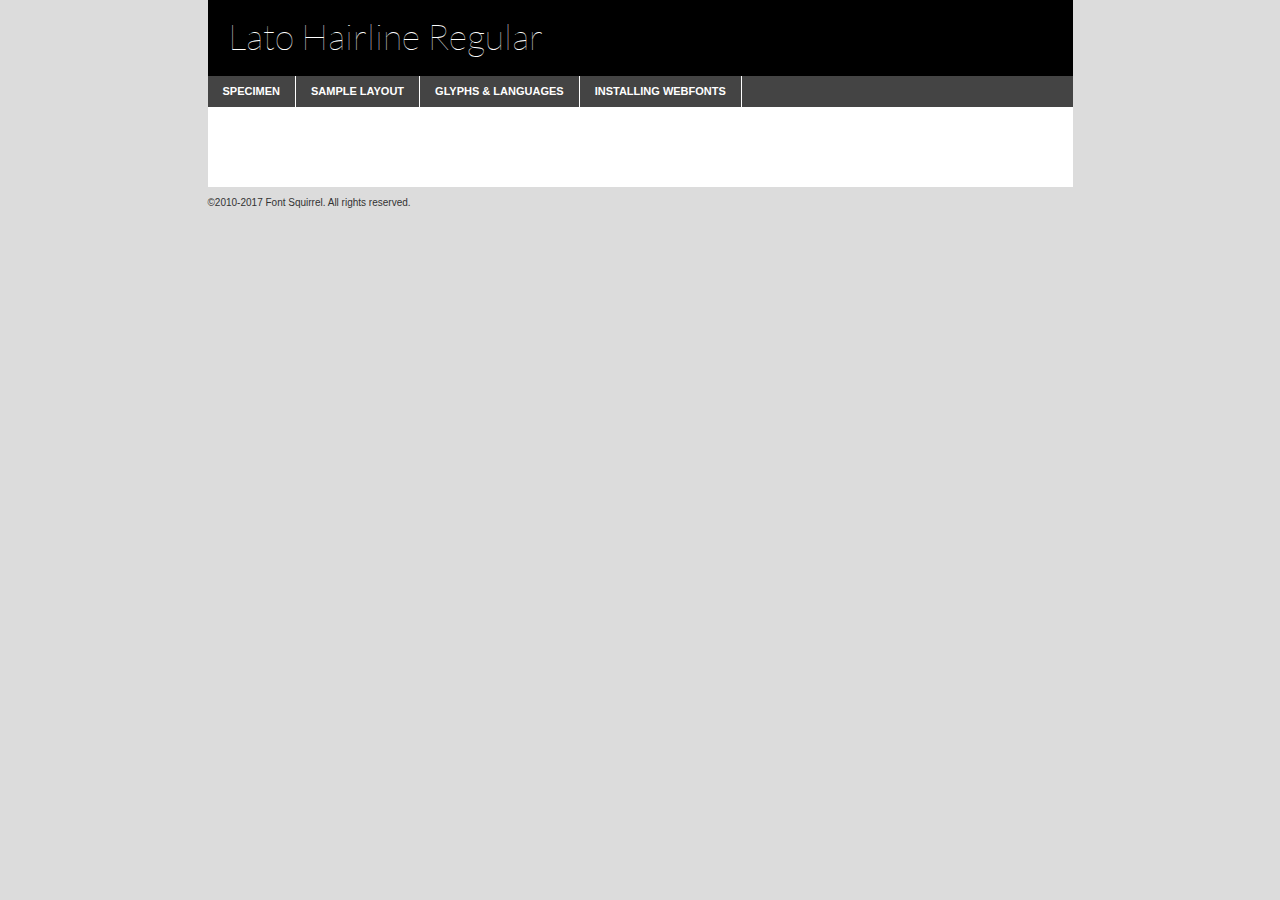
<file: html-page/font/lato-thin-demo.html>
<!DOCTYPE html PUBLIC "-//W3C//DTD XHTML 1.0 Transitional//EN"
        "http://www.w3.org/TR/xhtml1/DTD/xhtml1-transitional.dtd">

<html xmlns="http://www.w3.org/1999/xhtml" xml:lang="en" lang="en">
<head>
    <meta http-equiv="Content-Type" content="text/html; charset=utf-8"/>
    <script src="http://ajax.googleapis.com/ajax/libs/jquery/1.7.2/jquery.min.js" type="text/javascript" charset="utf-8"></script>
    <script type="text/javascript">
		(function($) {
			$.fn.easyTabs = function(option) {
				var param = jQuery.extend({ fadeSpeed: 'fast', defaultContent: 1, activeClass: 'active' }, option);
				$(this).each(function() {
					var thisId = '#' + this.id;
					if ( param.defaultContent == '' )
					{
						param.defaultContent = 1;
					}
					if ( typeof param.defaultContent == 'number' )
					{
						var defaultTab = $(thisId + ' .tabs li:eq(' + (param.defaultContent - 1) + ') a').attr('href').substr(1);
					}
					else
					{
						var defaultTab = param.defaultContent;
					}
					$(thisId + ' .tabs li a').each(function() {
						var tabToHide = $(this).attr('href').substr(1);
						$('#' + tabToHide).addClass('easytabs-tab-content');
					});
					hideAll();
					changeContent(defaultTab);

					function hideAll() {$(thisId + ' .easytabs-tab-content').hide();}

					function changeContent(tabId)
					{
						hideAll();
						$(thisId + ' .tabs li').removeClass(param.activeClass);
						$(thisId + ' .tabs li a[href=#' + tabId + ']').closest('li').addClass(param.activeClass);
						if ( param.fadeSpeed != 'none' )
						{
							$(thisId + ' #' + tabId).fadeIn(param.fadeSpeed);
						}
						else
						{
							$(thisId + ' #' + tabId).show();
						}
					}

					$(thisId + ' .tabs li').click(function() {
						var tabId = $(this).find('a').attr('href').substr(1);
						changeContent(tabId);
						return false;
					});
				});
			}
		})(jQuery);
    </script>
    <link rel="stylesheet" href="specimen_files/specimen_stylesheet.css" type="text/css" charset="utf-8"/>
    <link rel="stylesheet" href="stylesheet.css" type="text/css" charset="utf-8"/>

    <style type="text/css">
        		body {
			font-family: 'latohairline';
        		}

            </style>

    <title>Lato Hairline Regular Specimen</title>


    <script type="text/javascript" charset="utf-8">
		$(document).ready(function() {
			$('#container').easyTabs({ defaultContent: 1 });
		});
    </script>
</head>

<body>
<div id="container">
    <div id="header">
		Lato Hairline Regular    </div>
    <ul class="tabs">
        <li><a href="#specimen">Specimen</a></li>
        <li><a href="#layout">Sample Layout</a></li>
		        <li><a href="#glyphs">Glyphs &amp; Languages</a></li>
        <li><a href="#installing">Installing Webfonts</a></li>

    </ul>

    <div id="main_content">


        <div id="specimen">

            <div class="section">
                <div class="grid12 firstcol">
                    <div class="huge">AaBb</div>
                </div>
            </div>

            <div class="section">
                <div class="glyph_range">A&#x200B;B&#x200b;C&#x200b;D&#x200b;E&#x200b;F&#x200b;G&#x200b;H&#x200b;I&#x200b;J&#x200b;K&#x200b;L&#x200b;M&#x200b;N&#x200b;O&#x200b;P&#x200b;Q&#x200b;R&#x200b;S&#x200b;T&#x200b;U&#x200b;V&#x200b;W&#x200b;X&#x200b;Y&#x200b;Z&#x200b;a&#x200b;b&#x200b;c&#x200b;d&#x200b;e&#x200b;f&#x200b;g&#x200b;h&#x200b;i&#x200b;j&#x200b;k&#x200b;l&#x200b;m&#x200b;n&#x200b;o&#x200b;p&#x200b;q&#x200b;r&#x200b;s&#x200b;t&#x200b;u&#x200b;v&#x200b;w&#x200b;x&#x200b;y&#x200b;z&#x200b;1&#x200b;2&#x200b;3&#x200b;4&#x200b;5&#x200b;6&#x200b;7&#x200b;8&#x200b;9&#x200b;0&#x200b;&amp;&#x200b;.&#x200b;,&#x200b;?&#x200b;!&#x200b;&#64;&#x200b;(&#x200b;)&#x200b;#&#x200b;$&#x200b;%&#x200b;*&#x200b;+&#x200b;-&#x200b;=&#x200b;:&#x200b;;</div>
            </div>
            <div class="section">
                <div class="grid12 firstcol">
                    <table class="sample_table">
                        <tr>
                            <td>10</td>
                            <td class="size10">abcdefghijklmnopqrstuvwxyzABCDEFGHIJKLMNOPQRSTUVWXYZ0123456789abcdefghijklmnopqrstuvwxyzABCDEFGHIJKLMNOPQRSTUVWXYZ0123456789abcdefghijklmnopqrstuvwxyzABCDEFGHIJKLMNOPQRSTUVWXYZ</td>
                        </tr>
                        <tr>
                            <td>11</td>
                            <td class="size11">abcdefghijklmnopqrstuvwxyzABCDEFGHIJKLMNOPQRSTUVWXYZ0123456789abcdefghijklmnopqrstuvwxyzABCDEFGHIJKLMNOPQRSTUVWXYZ0123456789abcdefghijklmnopqrstuvwxyzABCDEFGHIJKLMNOPQRSTUVWXYZ</td>
                        </tr>
                        <tr>
                            <td>12</td>
                            <td class="size12">abcdefghijklmnopqrstuvwxyzABCDEFGHIJKLMNOPQRSTUVWXYZ0123456789abcdefghijklmnopqrstuvwxyzABCDEFGHIJKLMNOPQRSTUVWXYZ0123456789abcdefghijklmnopqrstuvwxyzABCDEFGHIJKLMNOPQRSTUVWXYZ</td>
                        </tr>
                        <tr>
                            <td>13</td>
                            <td class="size13">abcdefghijklmnopqrstuvwxyzABCDEFGHIJKLMNOPQRSTUVWXYZ0123456789abcdefghijklmnopqrstuvwxyzABCDEFGHIJKLMNOPQRSTUVWXYZ0123456789abcdefghijklmnopqrstuvwxyzABCDEFGHIJKLMNOPQRSTUVWXYZ</td>
                        </tr>
                        <tr>
                            <td>14</td>
                            <td class="size14">abcdefghijklmnopqrstuvwxyzABCDEFGHIJKLMNOPQRSTUVWXYZ0123456789abcdefghijklmnopqrstuvwxyzABCDEFGHIJKLMNOPQRSTUVWXYZ0123456789abcdefghijklmnopqrstuvwxyzABCDEFGHIJKLMNOPQRSTUVWXYZ</td>
                        </tr>
                        <tr>
                            <td>16</td>
                            <td class="size16">abcdefghijklmnopqrstuvwxyzABCDEFGHIJKLMNOPQRSTUVWXYZ0123456789abcdefghijklmnopqrstuvwxyzABCDEFGHIJKLMNOPQRSTUVWXYZ</td>
                        </tr>
                        <tr>
                            <td>18</td>
                            <td class="size18">abcdefghijklmnopqrstuvwxyzABCDEFGHIJKLMNOPQRSTUVWXYZ0123456789abcdefghijklmnopqrstuvwxyzABCDEFGHIJKLMNOPQRSTUVWXYZ</td>
                        </tr>
                        <tr>
                            <td>20</td>
                            <td class="size20">abcdefghijklmnopqrstuvwxyzABCDEFGHIJKLMNOPQRSTUVWXYZ0123456789abcdefghijklmnopqrstuvwxyzABCDEFGHIJKLMNOPQRSTUVWXYZ</td>
                        </tr>
                        <tr>
                            <td>24</td>
                            <td class="size24">abcdefghijklmnopqrstuvwxyzABCDEFGHIJKLMNOPQRSTUVWXYZ0123456789abcdefghijklmnopqrstuvwxyzABCDEFGHIJKLMNOPQRSTUVWXYZ</td>
                        </tr>
                        <tr>
                            <td>30</td>
                            <td class="size30">abcdefghijklmnopqrstuvwxyzABCDEFGHIJKLMNOPQRSTUVWXYZ0123456789abcdefghijklmnopqrstuvwxyzABCDEFGHIJKLMNOPQRSTUVWXYZ</td>
                        </tr>
                        <tr>
                            <td>36</td>
                            <td class="size36">abcdefghijklmnopqrstuvwxyzABCDEFGHIJKLMNOPQRSTUVWXYZ0123456789abcdefghijklmnopqrstuvwxyzABCDEFGHIJKLMNOPQRSTUVWXYZ</td>
                        </tr>
                        <tr>
                            <td>48</td>
                            <td class="size48">abcdefghijklmnopqrstuvwxyzABCDEFGHIJKLMNOPQRSTUVWXYZ0123456789abcdefghijklmnopqrstuvwxyzABCDEFGHIJKLMNOPQRSTUVWXYZ</td>
                        </tr>
                        <tr>
                            <td>60</td>
                            <td class="size60">abcdefghijklmnopqrstuvwxyzABCDEFGHIJKLMNOPQRSTUVWXYZ0123456789abcdefghijklmnopqrstuvwxyzABCDEFGHIJKLMNOPQRSTUVWXYZ</td>
                        </tr>
                        <tr>
                            <td>72</td>
                            <td class="size72">abcdefghijklmnopqrstuvwxyzABCDEFGHIJKLMNOPQRSTUVWXYZ0123456789abcdefghijklmnopqrstuvwxyzABCDEFGHIJKLMNOPQRSTUVWXYZ</td>
                        </tr>
                        <tr>
                            <td>90</td>
                            <td class="size90">abcdefghijklmnopqrstuvwxyzABCDEFGHIJKLMNOPQRSTUVWXYZ0123456789abcdefghijklmnopqrstuvwxyzABCDEFGHIJKLMNOPQRSTUVWXYZ</td>
                        </tr>
                    </table>

                </div>

            </div>


            <div class="section" id="bodycomparison">


                <div id="xheight">
                    <div class="fontbody">&#x25FC;&#x25FC;&#x25FC;&#x25FC;&#x25FC;&#x25FC;&#x25FC;&#x25FC;&#x25FC;&#x25FC;&#x25FC;&#x25FC;&#x25FC;&#x25FC;&#x25FC;&#x25FC;&#x25FC;&#x25FC;&#x25FC;&#x25FC;&#x25FC;&#x25FC;&#x25FC;&#x25FC;&#x25FC;&#x25FC;&#x25FC;&#x25FC;&#x25FC;&#x25FC;&#x25FC;&#x25FC;&#x25FC;&#x25FC;&#x25FC;&#x25FC;&#x25FC;&#x25FC;&#x25FC;&#x25FC;&#x25FC;&#x25FC;&#x25FC;&#x25FC;&#x25FC;&#x25FC;&#x25FC;&#x25FC;&#x25FC;&#x25FC;&#x25FC;&#x25FC;&#x25FC;&#x25FC;&#x25FC;&#x25FC;&#x25FC;&#x25FC;&#x25FC;&#x25FC;&#x25FC;&#x25FC;&#x25FC;&#x25FC;&#x25FC;&#x25FC;&#x25FC;&#x25FC;&#x25FC;&#x25FC;&#x25FC;&#x25FC;&#x25FC;&#x25FC;&#x25FC;&#x25FC;&#x25FC;&#x25FC;&#x25FC;&#x25FC;&#x25FC;&#x25FC;&#x25FC;&#x25FC;&#x25FC;&#x25FC;&#x25FC;&#x25FC;&#x25FC;&#x25FC;&#x25FC;&#x25FC;&#x25FC;&#x25FC;&#x25FC;&#x25FC;&#x25FC;&#x25FC;&#x25FC;body</div>
                    <div class="arialbody">body</div>
                    <div class="verdanabody">body</div>
                    <div class="georgiabody">body</div>
                </div>
                <div class="fontbody" style="z-index:1">
                    body<span>Lato Hairline Regular</span>
                </div>
                <div class="arialbody" style="z-index:1">
                    body<span>Arial</span>
                </div>
                <div class="verdanabody" style="z-index:1">
                    body<span>Verdana</span>
                </div>
                <div class="georgiabody" style="z-index:1">
                    body<span>Georgia</span>
                </div>


            </div>


            <div class="section psample psample_row1" id="">

                <div class="grid2 firstcol">
                    <p class="size10"><span>10.</span>Aenean lacinia bibendum nulla sed consectetur. Fusce dapibus, tellus ac cursus commodo, tortor mauris condimentum nibh, ut fermentum massa justo sit amet risus. Nullam id dolor id nibh ultricies vehicula ut id elit. Cum sociis natoque penatibus et magnis dis parturient montes, nascetur ridiculus mus. Nulla vitae elit libero, a pharetra augue.</p>

                </div>
                <div class="grid3">
                    <p class="size11"><span>11.</span>Aenean lacinia bibendum nulla sed consectetur. Fusce dapibus, tellus ac cursus commodo, tortor mauris condimentum nibh, ut fermentum massa justo sit amet risus. Nullam id dolor id nibh ultricies vehicula ut id elit. Cum sociis natoque penatibus et magnis dis parturient montes, nascetur ridiculus mus. Nulla vitae elit libero, a pharetra augue.</p>

                </div>
                <div class="grid3">
                    <p class="size12"><span>12.</span>Aenean lacinia bibendum nulla sed consectetur. Fusce dapibus, tellus ac cursus commodo, tortor mauris condimentum nibh, ut fermentum massa justo sit amet risus. Nullam id dolor id nibh ultricies vehicula ut id elit. Cum sociis natoque penatibus et magnis dis parturient montes, nascetur ridiculus mus. Nulla vitae elit libero, a pharetra augue.</p>

                </div>
                <div class="grid4">
                    <p class="size13"><span>13.</span>Aenean lacinia bibendum nulla sed consectetur. Fusce dapibus, tellus ac cursus commodo, tortor mauris condimentum nibh, ut fermentum massa justo sit amet risus. Nullam id dolor id nibh ultricies vehicula ut id elit. Cum sociis natoque penatibus et magnis dis parturient montes, nascetur ridiculus mus. Nulla vitae elit libero, a pharetra augue.</p>

                </div>
                <div class="white_blend"></div>

            </div>
            <div class="section psample psample_row2" id="">
                <div class="grid3 firstcol">
                    <p class="size14"><span>14.</span>Aenean lacinia bibendum nulla sed consectetur. Fusce dapibus, tellus ac cursus commodo, tortor mauris condimentum nibh, ut fermentum massa justo sit amet risus. Nullam id dolor id nibh ultricies vehicula ut id elit. Cum sociis natoque penatibus et magnis dis parturient montes, nascetur ridiculus mus. Nulla vitae elit libero, a pharetra augue.</p>

                </div>
                <div class="grid4">
                    <p class="size16"><span>16.</span>Aenean lacinia bibendum nulla sed consectetur. Fusce dapibus, tellus ac cursus commodo, tortor mauris condimentum nibh, ut fermentum massa justo sit amet risus. Nullam id dolor id nibh ultricies vehicula ut id elit. Cum sociis natoque penatibus et magnis dis parturient montes, nascetur ridiculus mus. Nulla vitae elit libero, a pharetra augue.</p>

                </div>
                <div class="grid5">
                    <p class="size18"><span>18.</span>Aenean lacinia bibendum nulla sed consectetur. Fusce dapibus, tellus ac cursus commodo, tortor mauris condimentum nibh, ut fermentum massa justo sit amet risus. Nullam id dolor id nibh ultricies vehicula ut id elit. Cum sociis natoque penatibus et magnis dis parturient montes, nascetur ridiculus mus. Nulla vitae elit libero, a pharetra augue.</p>

                </div>

                <div class="white_blend"></div>

            </div>

            <div class="section psample psample_row3" id="">
                <div class="grid5 firstcol">
                    <p class="size20"><span>20.</span>Aenean lacinia bibendum nulla sed consectetur. Fusce dapibus, tellus ac cursus commodo, tortor mauris condimentum nibh, ut fermentum massa justo sit amet risus. Nullam id dolor id nibh ultricies vehicula ut id elit. Cum sociis natoque penatibus et magnis dis parturient montes, nascetur ridiculus mus. Nulla vitae elit libero, a pharetra augue.</p>
                </div>
                <div class="grid7">
                    <p class="size24"><span>24.</span>Aenean lacinia bibendum nulla sed consectetur. Fusce dapibus, tellus ac cursus commodo, tortor mauris condimentum nibh, ut fermentum massa justo sit amet risus. Nullam id dolor id nibh ultricies vehicula ut id elit. Cum sociis natoque penatibus et magnis dis parturient montes, nascetur ridiculus mus. Nulla vitae elit libero, a pharetra augue.</p>
                </div>

                <div class="white_blend"></div>

            </div>

            <div class="section psample psample_row4" id="">
                <div class="grid12 firstcol">
                    <p class="size30"><span>30.</span>Aenean lacinia bibendum nulla sed consectetur. Fusce dapibus, tellus ac cursus commodo, tortor mauris condimentum nibh, ut fermentum massa justo sit amet risus. Nullam id dolor id nibh ultricies vehicula ut id elit. Cum sociis natoque penatibus et magnis dis parturient montes, nascetur ridiculus mus. Nulla vitae elit libero, a pharetra augue.</p>
                </div>
                <div class="white_blend"></div>

            </div>


            <div class="section psample psample_row1 fullreverse">
                <div class="grid2 firstcol">
                    <p class="size10"><span>10.</span>Aenean lacinia bibendum nulla sed consectetur. Fusce dapibus, tellus ac cursus commodo, tortor mauris condimentum nibh, ut fermentum massa justo sit amet risus. Nullam id dolor id nibh ultricies vehicula ut id elit. Cum sociis natoque penatibus et magnis dis parturient montes, nascetur ridiculus mus. Nulla vitae elit libero, a pharetra augue.</p>

                </div>
                <div class="grid3">
                    <p class="size11"><span>11.</span>Aenean lacinia bibendum nulla sed consectetur. Fusce dapibus, tellus ac cursus commodo, tortor mauris condimentum nibh, ut fermentum massa justo sit amet risus. Nullam id dolor id nibh ultricies vehicula ut id elit. Cum sociis natoque penatibus et magnis dis parturient montes, nascetur ridiculus mus. Nulla vitae elit libero, a pharetra augue.</p>

                </div>
                <div class="grid3">
                    <p class="size12"><span>12.</span>Aenean lacinia bibendum nulla sed consectetur. Fusce dapibus, tellus ac cursus commodo, tortor mauris condimentum nibh, ut fermentum massa justo sit amet risus. Nullam id dolor id nibh ultricies vehicula ut id elit. Cum sociis natoque penatibus et magnis dis parturient montes, nascetur ridiculus mus. Nulla vitae elit libero, a pharetra augue.</p>

                </div>
                <div class="grid4">
                    <p class="size13"><span>13.</span>Aenean lacinia bibendum nulla sed consectetur. Fusce dapibus, tellus ac cursus commodo, tortor mauris condimentum nibh, ut fermentum massa justo sit amet risus. Nullam id dolor id nibh ultricies vehicula ut id elit. Cum sociis natoque penatibus et magnis dis parturient montes, nascetur ridiculus mus. Nulla vitae elit libero, a pharetra augue.</p>

                </div>
                <div class="black_blend"></div>

            </div>

            <div class="section psample psample_row2 fullreverse">
                <div class="grid3 firstcol">
                    <p class="size14"><span>14.</span>Aenean lacinia bibendum nulla sed consectetur. Fusce dapibus, tellus ac cursus commodo, tortor mauris condimentum nibh, ut fermentum massa justo sit amet risus. Nullam id dolor id nibh ultricies vehicula ut id elit. Cum sociis natoque penatibus et magnis dis parturient montes, nascetur ridiculus mus. Nulla vitae elit libero, a pharetra augue.</p>

                </div>
                <div class="grid4">
                    <p class="size16"><span>16.</span>Aenean lacinia bibendum nulla sed consectetur. Fusce dapibus, tellus ac cursus commodo, tortor mauris condimentum nibh, ut fermentum massa justo sit amet risus. Nullam id dolor id nibh ultricies vehicula ut id elit. Cum sociis natoque penatibus et magnis dis parturient montes, nascetur ridiculus mus. Nulla vitae elit libero, a pharetra augue.</p>

                </div>
                <div class="grid5">
                    <p class="size18"><span>18.</span>Aenean lacinia bibendum nulla sed consectetur. Fusce dapibus, tellus ac cursus commodo, tortor mauris condimentum nibh, ut fermentum massa justo sit amet risus. Nullam id dolor id nibh ultricies vehicula ut id elit. Cum sociis natoque penatibus et magnis dis parturient montes, nascetur ridiculus mus. Nulla vitae elit libero, a pharetra augue.</p>

                </div>
                <div class="black_blend"></div>

            </div>

            <div class="section psample fullreverse psample_row3" id="">
                <div class="grid5 firstcol">
                    <p class="size20"><span>20.</span>Aenean lacinia bibendum nulla sed consectetur. Fusce dapibus, tellus ac cursus commodo, tortor mauris condimentum nibh, ut fermentum massa justo sit amet risus. Nullam id dolor id nibh ultricies vehicula ut id elit. Cum sociis natoque penatibus et magnis dis parturient montes, nascetur ridiculus mus. Nulla vitae elit libero, a pharetra augue.</p>
                </div>
                <div class="grid7">
                    <p class="size24"><span>24.</span>Aenean lacinia bibendum nulla sed consectetur. Fusce dapibus, tellus ac cursus commodo, tortor mauris condimentum nibh, ut fermentum massa justo sit amet risus. Nullam id dolor id nibh ultricies vehicula ut id elit. Cum sociis natoque penatibus et magnis dis parturient montes, nascetur ridiculus mus. Nulla vitae elit libero, a pharetra augue.</p>
                </div>

                <div class="black_blend"></div>

            </div>

            <div class="section psample fullreverse psample_row4" id="" style="border-bottom: 20px #000 solid;">
                <div class="grid12 firstcol">
                    <p class="size30"><span>30.</span>Aenean lacinia bibendum nulla sed consectetur. Fusce dapibus, tellus ac cursus commodo, tortor mauris condimentum nibh, ut fermentum massa justo sit amet risus. Nullam id dolor id nibh ultricies vehicula ut id elit. Cum sociis natoque penatibus et magnis dis parturient montes, nascetur ridiculus mus. Nulla vitae elit libero, a pharetra augue.</p>
                </div>
                <div class="black_blend"></div>

            </div>


        </div>

        <div id="layout">

            <div class="section">

                <div class="grid12 firstcol">
                    <h1>Lorem Ipsum Dolor</h1>
                    <h2>Etiam porta sem malesuada magna mollis euismod</h2>

                    <p class="byline">By <a href="#link">Aenean Lacinia</a></p>
                </div>
            </div>
            <div class="section">
                <div class="grid8 firstcol">
                    <p class="large">Donec sed odio dui. Morbi leo risus, porta ac consectetur ac, vestibulum at eros. Fusce dapibus, tellus ac cursus commodo, tortor mauris condimentum nibh, ut fermentum massa justo sit amet risus. </p>


                    <h3>Pellentesque ornare sem</h3>

                    <p>Maecenas sed diam eget risus varius blandit sit amet non magna. Maecenas faucibus mollis interdum. Donec ullamcorper nulla non metus auctor fringilla. Nullam id dolor id nibh ultricies vehicula ut id elit. Nullam id dolor id nibh ultricies vehicula ut id elit. </p>

                    <p>Aenean eu leo quam. Pellentesque ornare sem lacinia quam venenatis vestibulum. Lorem ipsum dolor sit amet, consectetur adipiscing elit. Cum sociis natoque penatibus et magnis dis parturient montes, nascetur ridiculus mus. </p>

                    <p>Nulla vitae elit libero, a pharetra augue. Praesent commodo cursus magna, vel scelerisque nisl consectetur et. Aenean lacinia bibendum nulla sed consectetur. </p>

                    <p>Nullam quis risus eget urna mollis ornare vel eu leo. Nullam quis risus eget urna mollis ornare vel eu leo. Maecenas sed diam eget risus varius blandit sit amet non magna. Donec ullamcorper nulla non metus auctor fringilla. </p>

                    <h3>Cras mattis consectetur</h3>

                    <p>Aenean eu leo quam. Pellentesque ornare sem lacinia quam venenatis vestibulum. Aenean lacinia bibendum nulla sed consectetur. Integer posuere erat a ante venenatis dapibus posuere velit aliquet. Cras mattis consectetur purus sit amet fermentum. </p>

                    <p>Nullam id dolor id nibh ultricies vehicula ut id elit. Nullam quis risus eget urna mollis ornare vel eu leo. Cras mattis consectetur purus sit amet fermentum.</p>
                </div>

                <div class="grid4 sidebar">

                    <div class="box reverse">
                        <p class="last">Nullam quis risus eget urna mollis ornare vel eu leo. Donec ullamcorper nulla non metus auctor fringilla. Cras mattis consectetur purus sit amet fermentum. Sed posuere consectetur est at lobortis. Lorem ipsum dolor sit amet, consectetur adipiscing elit. </p>
                    </div>

                    <p class="caption">Maecenas sed diam eget risus varius.</p>

                    <p>Vestibulum id ligula porta felis euismod semper. Integer posuere erat a ante venenatis dapibus posuere velit aliquet. Vestibulum id ligula porta felis euismod semper. Sed posuere consectetur est at lobortis. Maecenas sed diam eget risus varius blandit sit amet non magna. Fusce dapibus, tellus ac cursus commodo, tortor mauris condimentum nibh, ut fermentum massa justo sit amet risus. </p>


                    <p>Duis mollis, est non commodo luctus, nisi erat porttitor ligula, eget lacinia odio sem nec elit. Aenean lacinia bibendum nulla sed consectetur. Vivamus sagittis lacus vel augue laoreet rutrum faucibus dolor auctor. Aenean lacinia bibendum nulla sed consectetur. Nullam quis risus eget urna mollis ornare vel eu leo. </p>

                    <p>Praesent commodo cursus magna, vel scelerisque nisl consectetur et. Donec ullamcorper nulla non metus auctor fringilla. Maecenas faucibus mollis interdum. Fusce dapibus, tellus ac cursus commodo, tortor mauris condimentum nibh, ut fermentum massa justo sit amet risus. </p>

                </div>
            </div>

        </div>


		

        <div id="glyphs">
            <div class="section">
                <div class="grid12 firstcol">

                    <h1>Language Support</h1>
                    <p>The subset of Lato Hairline Regular in this kit supports the following languages:<br/>

						Albanian, Basque, Breton, Chamorro, Danish, Dutch, English, Faroese, Finnish, French, Frisian, Galician, German, Icelandic, Italian, Malagasy, Norwegian, Portuguese, Spanish, Alsatian, Aragonese, Arapaho, Arrernte, Asturian, Aymara, Bislama, Cebuano, Corsican, Fijian, French_creole, Genoese, Gilbertese, Greenlandic, Haitian_creole, Hiligaynon, Hmong, Hopi, Ibanag, Iloko_ilokano, Indonesian, Interglossa_glosa, Interlingua, Irish_gaelic, Jerriais, Lojban, Lombard, Luxembourgeois, Manx, Mohawk, Norfolk_pitcairnese, Occitan, Oromo, Pangasinan, Papiamento, Piedmontese, Potawatomi, Rhaeto-romance, Romansh, Rotokas, Sami_lule, Samoan, Sardinian, Scots_gaelic, Seychelles_creole, Shona, Sicilian, Somali, Southern_ndebele, Swahili, Swati_swazi, Tagalog_filipino_pilipino, Tetum, Tok_pisin, Uyghur_latinized, Volapuk, Walloon, Warlpiri, Xhosa, Yapese, Zulu, Latinbasic, Ubasic, Demo                    </p>
                    <h1>Glyph Chart</h1>
                    <p>The subset of Lato Hairline Regular in this kit includes all the glyphs listed below. Unicode entities are included above each glyph to help you insert individual characters into your layout.</p>
                    <div id="glyph_chart">

																																	                                <div><p>&amp;#13;</p>&#13;</div>
																				                                <div><p>&amp;#32;</p>&#32;</div>
																				                                <div><p>&amp;#33;</p>&#33;</div>
																				                                <div><p>&amp;#34;</p>&#34;</div>
																				                                <div><p>&amp;#35;</p>&#35;</div>
																				                                <div><p>&amp;#36;</p>&#36;</div>
																				                                <div><p>&amp;#37;</p>&#37;</div>
																				                                <div><p>&amp;#38;</p>&#38;</div>
																				                                <div><p>&amp;#39;</p>&#39;</div>
																				                                <div><p>&amp;#40;</p>&#40;</div>
																				                                <div><p>&amp;#41;</p>&#41;</div>
																				                                <div><p>&amp;#42;</p>&#42;</div>
																				                                <div><p>&amp;#43;</p>&#43;</div>
																				                                <div><p>&amp;#44;</p>&#44;</div>
																				                                <div><p>&amp;#45;</p>&#45;</div>
																				                                <div><p>&amp;#46;</p>&#46;</div>
																				                                <div><p>&amp;#47;</p>&#47;</div>
																				                                <div><p>&amp;#48;</p>&#48;</div>
																				                                <div><p>&amp;#49;</p>&#49;</div>
																				                                <div><p>&amp;#50;</p>&#50;</div>
																				                                <div><p>&amp;#51;</p>&#51;</div>
																				                                <div><p>&amp;#52;</p>&#52;</div>
																				                                <div><p>&amp;#53;</p>&#53;</div>
																				                                <div><p>&amp;#54;</p>&#54;</div>
																				                                <div><p>&amp;#55;</p>&#55;</div>
																				                                <div><p>&amp;#56;</p>&#56;</div>
																				                                <div><p>&amp;#57;</p>&#57;</div>
																				                                <div><p>&amp;#58;</p>&#58;</div>
																				                                <div><p>&amp;#59;</p>&#59;</div>
																				                                <div><p>&amp;#60;</p>&#60;</div>
																				                                <div><p>&amp;#61;</p>&#61;</div>
																				                                <div><p>&amp;#62;</p>&#62;</div>
																				                                <div><p>&amp;#63;</p>&#63;</div>
																				                                <div><p>&amp;#64;</p>&#64;</div>
																				                                <div><p>&amp;#65;</p>&#65;</div>
																				                                <div><p>&amp;#66;</p>&#66;</div>
																				                                <div><p>&amp;#67;</p>&#67;</div>
																				                                <div><p>&amp;#68;</p>&#68;</div>
																				                                <div><p>&amp;#69;</p>&#69;</div>
																				                                <div><p>&amp;#70;</p>&#70;</div>
																				                                <div><p>&amp;#71;</p>&#71;</div>
																				                                <div><p>&amp;#72;</p>&#72;</div>
																				                                <div><p>&amp;#73;</p>&#73;</div>
																				                                <div><p>&amp;#74;</p>&#74;</div>
																				                                <div><p>&amp;#75;</p>&#75;</div>
																				                                <div><p>&amp;#76;</p>&#76;</div>
																				                                <div><p>&amp;#77;</p>&#77;</div>
																				                                <div><p>&amp;#78;</p>&#78;</div>
																				                                <div><p>&amp;#79;</p>&#79;</div>
																				                                <div><p>&amp;#80;</p>&#80;</div>
																				                                <div><p>&amp;#81;</p>&#81;</div>
																				                                <div><p>&amp;#82;</p>&#82;</div>
																				                                <div><p>&amp;#83;</p>&#83;</div>
																				                                <div><p>&amp;#84;</p>&#84;</div>
																				                                <div><p>&amp;#85;</p>&#85;</div>
																				                                <div><p>&amp;#86;</p>&#86;</div>
																				                                <div><p>&amp;#87;</p>&#87;</div>
																				                                <div><p>&amp;#88;</p>&#88;</div>
																				                                <div><p>&amp;#89;</p>&#89;</div>
																				                                <div><p>&amp;#90;</p>&#90;</div>
																				                                <div><p>&amp;#91;</p>&#91;</div>
																				                                <div><p>&amp;#92;</p>&#92;</div>
																				                                <div><p>&amp;#93;</p>&#93;</div>
																				                                <div><p>&amp;#94;</p>&#94;</div>
																				                                <div><p>&amp;#95;</p>&#95;</div>
																				                                <div><p>&amp;#96;</p>&#96;</div>
																				                                <div><p>&amp;#97;</p>&#97;</div>
																				                                <div><p>&amp;#98;</p>&#98;</div>
																				                                <div><p>&amp;#99;</p>&#99;</div>
																				                                <div><p>&amp;#100;</p>&#100;</div>
																				                                <div><p>&amp;#101;</p>&#101;</div>
																				                                <div><p>&amp;#102;</p>&#102;</div>
																				                                <div><p>&amp;#103;</p>&#103;</div>
																				                                <div><p>&amp;#104;</p>&#104;</div>
																				                                <div><p>&amp;#105;</p>&#105;</div>
																				                                <div><p>&amp;#106;</p>&#106;</div>
																				                                <div><p>&amp;#107;</p>&#107;</div>
																				                                <div><p>&amp;#108;</p>&#108;</div>
																				                                <div><p>&amp;#109;</p>&#109;</div>
																				                                <div><p>&amp;#110;</p>&#110;</div>
																				                                <div><p>&amp;#111;</p>&#111;</div>
																				                                <div><p>&amp;#112;</p>&#112;</div>
																				                                <div><p>&amp;#113;</p>&#113;</div>
																				                                <div><p>&amp;#114;</p>&#114;</div>
																				                                <div><p>&amp;#115;</p>&#115;</div>
																				                                <div><p>&amp;#116;</p>&#116;</div>
																				                                <div><p>&amp;#117;</p>&#117;</div>
																				                                <div><p>&amp;#118;</p>&#118;</div>
																				                                <div><p>&amp;#119;</p>&#119;</div>
																				                                <div><p>&amp;#120;</p>&#120;</div>
																				                                <div><p>&amp;#121;</p>&#121;</div>
																				                                <div><p>&amp;#122;</p>&#122;</div>
																				                                <div><p>&amp;#123;</p>&#123;</div>
																				                                <div><p>&amp;#124;</p>&#124;</div>
																				                                <div><p>&amp;#125;</p>&#125;</div>
																				                                <div><p>&amp;#126;</p>&#126;</div>
																				                                <div><p>&amp;#160;</p>&#160;</div>
																				                                <div><p>&amp;#161;</p>&#161;</div>
																				                                <div><p>&amp;#162;</p>&#162;</div>
																				                                <div><p>&amp;#163;</p>&#163;</div>
																				                                <div><p>&amp;#164;</p>&#164;</div>
																				                                <div><p>&amp;#165;</p>&#165;</div>
																				                                <div><p>&amp;#166;</p>&#166;</div>
																				                                <div><p>&amp;#167;</p>&#167;</div>
																				                                <div><p>&amp;#168;</p>&#168;</div>
																				                                <div><p>&amp;#169;</p>&#169;</div>
																				                                <div><p>&amp;#170;</p>&#170;</div>
																				                                <div><p>&amp;#171;</p>&#171;</div>
																				                                <div><p>&amp;#172;</p>&#172;</div>
																				                                <div><p>&amp;#173;</p>&#173;</div>
																				                                <div><p>&amp;#174;</p>&#174;</div>
																				                                <div><p>&amp;#175;</p>&#175;</div>
																				                                <div><p>&amp;#176;</p>&#176;</div>
																				                                <div><p>&amp;#177;</p>&#177;</div>
																				                                <div><p>&amp;#178;</p>&#178;</div>
																				                                <div><p>&amp;#179;</p>&#179;</div>
																				                                <div><p>&amp;#180;</p>&#180;</div>
																				                                <div><p>&amp;#181;</p>&#181;</div>
																				                                <div><p>&amp;#182;</p>&#182;</div>
																				                                <div><p>&amp;#183;</p>&#183;</div>
																				                                <div><p>&amp;#184;</p>&#184;</div>
																				                                <div><p>&amp;#185;</p>&#185;</div>
																				                                <div><p>&amp;#186;</p>&#186;</div>
																				                                <div><p>&amp;#187;</p>&#187;</div>
																				                                <div><p>&amp;#188;</p>&#188;</div>
																				                                <div><p>&amp;#189;</p>&#189;</div>
																				                                <div><p>&amp;#190;</p>&#190;</div>
																				                                <div><p>&amp;#191;</p>&#191;</div>
																				                                <div><p>&amp;#192;</p>&#192;</div>
																				                                <div><p>&amp;#193;</p>&#193;</div>
																				                                <div><p>&amp;#194;</p>&#194;</div>
																				                                <div><p>&amp;#195;</p>&#195;</div>
																				                                <div><p>&amp;#196;</p>&#196;</div>
																				                                <div><p>&amp;#197;</p>&#197;</div>
																				                                <div><p>&amp;#198;</p>&#198;</div>
																				                                <div><p>&amp;#199;</p>&#199;</div>
																				                                <div><p>&amp;#200;</p>&#200;</div>
																				                                <div><p>&amp;#201;</p>&#201;</div>
																				                                <div><p>&amp;#202;</p>&#202;</div>
																				                                <div><p>&amp;#203;</p>&#203;</div>
																				                                <div><p>&amp;#204;</p>&#204;</div>
																				                                <div><p>&amp;#205;</p>&#205;</div>
																				                                <div><p>&amp;#206;</p>&#206;</div>
																				                                <div><p>&amp;#207;</p>&#207;</div>
																				                                <div><p>&amp;#208;</p>&#208;</div>
																				                                <div><p>&amp;#209;</p>&#209;</div>
																				                                <div><p>&amp;#210;</p>&#210;</div>
																				                                <div><p>&amp;#211;</p>&#211;</div>
																				                                <div><p>&amp;#212;</p>&#212;</div>
																				                                <div><p>&amp;#213;</p>&#213;</div>
																				                                <div><p>&amp;#214;</p>&#214;</div>
																				                                <div><p>&amp;#215;</p>&#215;</div>
																				                                <div><p>&amp;#216;</p>&#216;</div>
																				                                <div><p>&amp;#217;</p>&#217;</div>
																				                                <div><p>&amp;#218;</p>&#218;</div>
																				                                <div><p>&amp;#219;</p>&#219;</div>
																				                                <div><p>&amp;#220;</p>&#220;</div>
																				                                <div><p>&amp;#221;</p>&#221;</div>
																				                                <div><p>&amp;#222;</p>&#222;</div>
																				                                <div><p>&amp;#223;</p>&#223;</div>
																				                                <div><p>&amp;#224;</p>&#224;</div>
																				                                <div><p>&amp;#225;</p>&#225;</div>
																				                                <div><p>&amp;#226;</p>&#226;</div>
																				                                <div><p>&amp;#227;</p>&#227;</div>
																				                                <div><p>&amp;#228;</p>&#228;</div>
																				                                <div><p>&amp;#229;</p>&#229;</div>
																				                                <div><p>&amp;#230;</p>&#230;</div>
																				                                <div><p>&amp;#231;</p>&#231;</div>
																				                                <div><p>&amp;#232;</p>&#232;</div>
																				                                <div><p>&amp;#233;</p>&#233;</div>
																				                                <div><p>&amp;#234;</p>&#234;</div>
																				                                <div><p>&amp;#235;</p>&#235;</div>
																				                                <div><p>&amp;#236;</p>&#236;</div>
																				                                <div><p>&amp;#237;</p>&#237;</div>
																				                                <div><p>&amp;#238;</p>&#238;</div>
																				                                <div><p>&amp;#239;</p>&#239;</div>
																				                                <div><p>&amp;#240;</p>&#240;</div>
																				                                <div><p>&amp;#241;</p>&#241;</div>
																				                                <div><p>&amp;#242;</p>&#242;</div>
																				                                <div><p>&amp;#243;</p>&#243;</div>
																				                                <div><p>&amp;#244;</p>&#244;</div>
																				                                <div><p>&amp;#245;</p>&#245;</div>
																				                                <div><p>&amp;#246;</p>&#246;</div>
																				                                <div><p>&amp;#247;</p>&#247;</div>
																				                                <div><p>&amp;#248;</p>&#248;</div>
																				                                <div><p>&amp;#249;</p>&#249;</div>
																				                                <div><p>&amp;#250;</p>&#250;</div>
																				                                <div><p>&amp;#251;</p>&#251;</div>
																				                                <div><p>&amp;#252;</p>&#252;</div>
																				                                <div><p>&amp;#253;</p>&#253;</div>
																				                                <div><p>&amp;#254;</p>&#254;</div>
																				                                <div><p>&amp;#255;</p>&#255;</div>
																				                                <div><p>&amp;#338;</p>&#338;</div>
																				                                <div><p>&amp;#339;</p>&#339;</div>
																				                                <div><p>&amp;#376;</p>&#376;</div>
																				                                <div><p>&amp;#710;</p>&#710;</div>
																				                                <div><p>&amp;#732;</p>&#732;</div>
																				                                <div><p>&amp;#8192;</p>&#8192;</div>
																				                                <div><p>&amp;#8193;</p>&#8193;</div>
																				                                <div><p>&amp;#8194;</p>&#8194;</div>
																				                                <div><p>&amp;#8195;</p>&#8195;</div>
																				                                <div><p>&amp;#8196;</p>&#8196;</div>
																				                                <div><p>&amp;#8197;</p>&#8197;</div>
																				                                <div><p>&amp;#8198;</p>&#8198;</div>
																				                                <div><p>&amp;#8199;</p>&#8199;</div>
																				                                <div><p>&amp;#8200;</p>&#8200;</div>
																				                                <div><p>&amp;#8201;</p>&#8201;</div>
																				                                <div><p>&amp;#8202;</p>&#8202;</div>
																				                                <div><p>&amp;#8208;</p>&#8208;</div>
																				                                <div><p>&amp;#8209;</p>&#8209;</div>
																				                                <div><p>&amp;#8210;</p>&#8210;</div>
																				                                <div><p>&amp;#8211;</p>&#8211;</div>
																				                                <div><p>&amp;#8212;</p>&#8212;</div>
																				                                <div><p>&amp;#8216;</p>&#8216;</div>
																				                                <div><p>&amp;#8217;</p>&#8217;</div>
																				                                <div><p>&amp;#8218;</p>&#8218;</div>
																				                                <div><p>&amp;#8220;</p>&#8220;</div>
																				                                <div><p>&amp;#8221;</p>&#8221;</div>
																				                                <div><p>&amp;#8222;</p>&#8222;</div>
																				                                <div><p>&amp;#8226;</p>&#8226;</div>
																				                                <div><p>&amp;#8230;</p>&#8230;</div>
																				                                <div><p>&amp;#8239;</p>&#8239;</div>
																				                                <div><p>&amp;#8249;</p>&#8249;</div>
																				                                <div><p>&amp;#8250;</p>&#8250;</div>
																				                                <div><p>&amp;#8287;</p>&#8287;</div>
																				                                <div><p>&amp;#8364;</p>&#8364;</div>
																				                                <div><p>&amp;#8482;</p>&#8482;</div>
																				                                <div><p>&amp;#9724;</p>&#9724;</div>
																				                                <div><p>&amp;#64257;</p>&#64257;</div>
																				                                <div><p>&amp;#64258;</p>&#64258;</div>
																																													                    </div>
                </div>


            </div>
        </div>


        <div id="specs">

        </div>

        <div id="installing">
            <div class="section">
                <div class="grid7 firstcol">
                    <h1>Installing Webfonts</h1>

                    <p>Webfonts are supported by all major browser platforms but not all in the same way. There are currently four different font formats that must be included in order to target all browsers. This includes TTF, WOFF, EOT and SVG.</p>

                    <h2>1. Upload your webfonts</h2>
                    <p>You must upload your webfont kit to your website. They should be in or near the same directory as your CSS files.</p>

                    <h2>2. Include the webfont stylesheet</h2>
                    <p>A special CSS @font-face declaration helps the various browsers select the appropriate font it needs without causing you a bunch of headaches. Learn more about this syntax by reading the <a href="https://www.fontspring.com/blog/further-hardening-of-the-bulletproof-syntax">Fontspring blog post</a> about it. The code for it is as follows:</p>


                    <code>
                        @font-face{
                        font-family: 'MyWebFont';
                        src: url('WebFont.eot');
                        src: url('WebFont.eot?#iefix') format('embedded-opentype'),
                        url('WebFont.woff') format('woff'),
                        url('WebFont.ttf') format('truetype'),
                        url('WebFont.svg#webfont') format('svg');
                        }
                    </code>

                    <p>We've already gone ahead and generated the code for you. All you have to do is link to the stylesheet in your HTML, like this:</p>
                    <code>&lt;link rel=&quot;stylesheet&quot; href=&quot;stylesheet.css&quot; type=&quot;text/css&quot; charset=&quot;utf-8&quot; /&gt;</code>

                    <h2>3. Modify your own stylesheet</h2>
                    <p>To take advantage of your new fonts, you must tell your stylesheet to use them. Look at the original @font-face declaration above and find the property called "font-family." The name linked there will be what you use to reference the font. Prepend that webfont name to the font stack in the "font-family" property, inside the selector you want to change. For example:</p>
                    <code>p { font-family: 'WebFont', Arial, sans-serif; }</code>

                    <h2>4. Test</h2>
                    <p>Getting webfonts to work cross-browser <em>can</em> be tricky. Use the information in the sidebar to help you if you find that fonts aren't loading in a particular browser.</p>
                </div>

                <div class="grid5 sidebar">
                    <div class="box">
                        <h2>Troubleshooting<br/>Font-Face Problems</h2>
                        <p>Having trouble getting your webfonts to load in your new website? Here are some tips to sort out what might be the problem.</p>

                        <h3>Fonts not showing in any browser</h3>

                        <p>This sounds like you need to work on the plumbing. You either did not upload the fonts to the correct directory, or you did not link the fonts properly in the CSS. If you've confirmed that all this is correct and you still have a problem, take a look at your .htaccess file and see if requests are getting intercepted.</p>

                        <h3>Fonts not loading in iPhone or iPad</h3>

                        <p>The most common problem here is that you are serving the fonts from an IIS server. IIS refuses to serve files that have unknown MIME types. If that is the case, you must set the MIME type for SVG to "image/svg+xml" in the server settings. Follow these instructions from Microsoft if you need help.</p>

                        <h3>Fonts not loading in Firefox</h3>

                        <p>The primary reason for this failure? You are still using a version Firefox older than 3.5. So upgrade already! If that isn't it, then you are very likely serving fonts from a different domain. Firefox requires that all font assets be served from the same domain. Lastly it is possible that you need to add WOFF to your list of MIME types (if you are serving via IIS.)</p>

                        <h3>Fonts not loading in IE</h3>

                        <p>Are you looking at Internet Explorer on an actual Windows machine or are you cheating by using a service like Adobe BrowserLab? Many of these screenshot services do not render @font-face for IE. Best to test it on a real machine.</p>

                        <h3>Fonts not loading in IE9</h3>

                        <p>IE9, like Firefox, requires that fonts be served from the same domain as the website. Make sure that is the case.</p>
                    </div>
                </div>
            </div>

        </div>

    </div>
    <div id="footer">
        <p>&copy;2010-2017 Font Squirrel. All rights reserved.</p>
    </div>
</div>
</body>
</html>
</file>
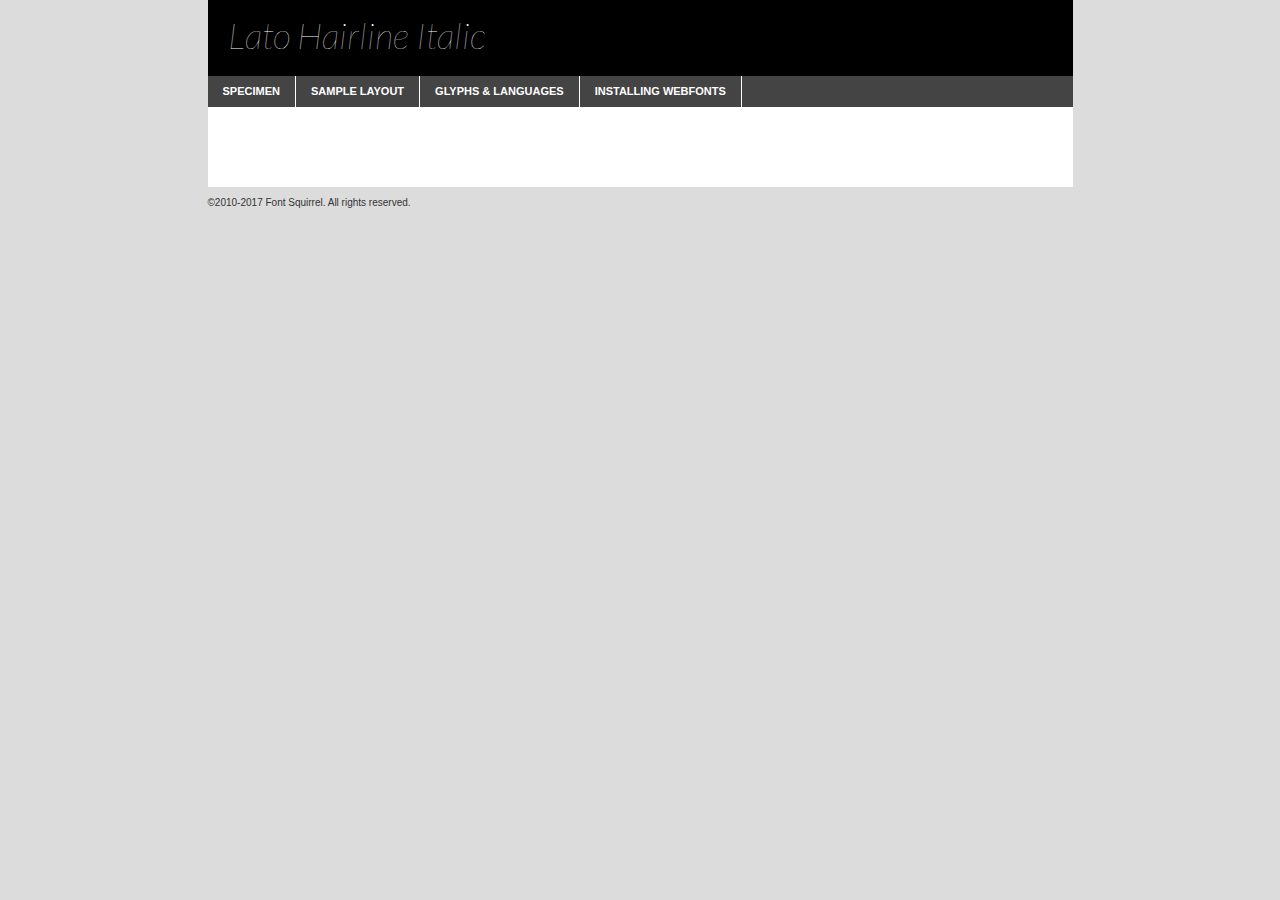
<file: html-page/font/lato-thinitalic-demo.html>
<!DOCTYPE html PUBLIC "-//W3C//DTD XHTML 1.0 Transitional//EN"
        "http://www.w3.org/TR/xhtml1/DTD/xhtml1-transitional.dtd">

<html xmlns="http://www.w3.org/1999/xhtml" xml:lang="en" lang="en">
<head>
    <meta http-equiv="Content-Type" content="text/html; charset=utf-8"/>
    <script src="http://ajax.googleapis.com/ajax/libs/jquery/1.7.2/jquery.min.js" type="text/javascript" charset="utf-8"></script>
    <script type="text/javascript">
		(function($) {
			$.fn.easyTabs = function(option) {
				var param = jQuery.extend({ fadeSpeed: 'fast', defaultContent: 1, activeClass: 'active' }, option);
				$(this).each(function() {
					var thisId = '#' + this.id;
					if ( param.defaultContent == '' )
					{
						param.defaultContent = 1;
					}
					if ( typeof param.defaultContent == 'number' )
					{
						var defaultTab = $(thisId + ' .tabs li:eq(' + (param.defaultContent - 1) + ') a').attr('href').substr(1);
					}
					else
					{
						var defaultTab = param.defaultContent;
					}
					$(thisId + ' .tabs li a').each(function() {
						var tabToHide = $(this).attr('href').substr(1);
						$('#' + tabToHide).addClass('easytabs-tab-content');
					});
					hideAll();
					changeContent(defaultTab);

					function hideAll() {$(thisId + ' .easytabs-tab-content').hide();}

					function changeContent(tabId)
					{
						hideAll();
						$(thisId + ' .tabs li').removeClass(param.activeClass);
						$(thisId + ' .tabs li a[href=#' + tabId + ']').closest('li').addClass(param.activeClass);
						if ( param.fadeSpeed != 'none' )
						{
							$(thisId + ' #' + tabId).fadeIn(param.fadeSpeed);
						}
						else
						{
							$(thisId + ' #' + tabId).show();
						}
					}

					$(thisId + ' .tabs li').click(function() {
						var tabId = $(this).find('a').attr('href').substr(1);
						changeContent(tabId);
						return false;
					});
				});
			}
		})(jQuery);
    </script>
    <link rel="stylesheet" href="specimen_files/specimen_stylesheet.css" type="text/css" charset="utf-8"/>
    <link rel="stylesheet" href="stylesheet.css" type="text/css" charset="utf-8"/>

    <style type="text/css">
        		body {
			font-family: 'latohairline_italic';
        		}

            </style>

    <title>Lato Hairline Italic Specimen</title>


    <script type="text/javascript" charset="utf-8">
		$(document).ready(function() {
			$('#container').easyTabs({ defaultContent: 1 });
		});
    </script>
</head>

<body>
<div id="container">
    <div id="header">
		Lato Hairline Italic    </div>
    <ul class="tabs">
        <li><a href="#specimen">Specimen</a></li>
        <li><a href="#layout">Sample Layout</a></li>
		        <li><a href="#glyphs">Glyphs &amp; Languages</a></li>
        <li><a href="#installing">Installing Webfonts</a></li>

    </ul>

    <div id="main_content">


        <div id="specimen">

            <div class="section">
                <div class="grid12 firstcol">
                    <div class="huge">AaBb</div>
                </div>
            </div>

            <div class="section">
                <div class="glyph_range">A&#x200B;B&#x200b;C&#x200b;D&#x200b;E&#x200b;F&#x200b;G&#x200b;H&#x200b;I&#x200b;J&#x200b;K&#x200b;L&#x200b;M&#x200b;N&#x200b;O&#x200b;P&#x200b;Q&#x200b;R&#x200b;S&#x200b;T&#x200b;U&#x200b;V&#x200b;W&#x200b;X&#x200b;Y&#x200b;Z&#x200b;a&#x200b;b&#x200b;c&#x200b;d&#x200b;e&#x200b;f&#x200b;g&#x200b;h&#x200b;i&#x200b;j&#x200b;k&#x200b;l&#x200b;m&#x200b;n&#x200b;o&#x200b;p&#x200b;q&#x200b;r&#x200b;s&#x200b;t&#x200b;u&#x200b;v&#x200b;w&#x200b;x&#x200b;y&#x200b;z&#x200b;1&#x200b;2&#x200b;3&#x200b;4&#x200b;5&#x200b;6&#x200b;7&#x200b;8&#x200b;9&#x200b;0&#x200b;&amp;&#x200b;.&#x200b;,&#x200b;?&#x200b;!&#x200b;&#64;&#x200b;(&#x200b;)&#x200b;#&#x200b;$&#x200b;%&#x200b;*&#x200b;+&#x200b;-&#x200b;=&#x200b;:&#x200b;;</div>
            </div>
            <div class="section">
                <div class="grid12 firstcol">
                    <table class="sample_table">
                        <tr>
                            <td>10</td>
                            <td class="size10">abcdefghijklmnopqrstuvwxyzABCDEFGHIJKLMNOPQRSTUVWXYZ0123456789abcdefghijklmnopqrstuvwxyzABCDEFGHIJKLMNOPQRSTUVWXYZ0123456789abcdefghijklmnopqrstuvwxyzABCDEFGHIJKLMNOPQRSTUVWXYZ</td>
                        </tr>
                        <tr>
                            <td>11</td>
                            <td class="size11">abcdefghijklmnopqrstuvwxyzABCDEFGHIJKLMNOPQRSTUVWXYZ0123456789abcdefghijklmnopqrstuvwxyzABCDEFGHIJKLMNOPQRSTUVWXYZ0123456789abcdefghijklmnopqrstuvwxyzABCDEFGHIJKLMNOPQRSTUVWXYZ</td>
                        </tr>
                        <tr>
                            <td>12</td>
                            <td class="size12">abcdefghijklmnopqrstuvwxyzABCDEFGHIJKLMNOPQRSTUVWXYZ0123456789abcdefghijklmnopqrstuvwxyzABCDEFGHIJKLMNOPQRSTUVWXYZ0123456789abcdefghijklmnopqrstuvwxyzABCDEFGHIJKLMNOPQRSTUVWXYZ</td>
                        </tr>
                        <tr>
                            <td>13</td>
                            <td class="size13">abcdefghijklmnopqrstuvwxyzABCDEFGHIJKLMNOPQRSTUVWXYZ0123456789abcdefghijklmnopqrstuvwxyzABCDEFGHIJKLMNOPQRSTUVWXYZ0123456789abcdefghijklmnopqrstuvwxyzABCDEFGHIJKLMNOPQRSTUVWXYZ</td>
                        </tr>
                        <tr>
                            <td>14</td>
                            <td class="size14">abcdefghijklmnopqrstuvwxyzABCDEFGHIJKLMNOPQRSTUVWXYZ0123456789abcdefghijklmnopqrstuvwxyzABCDEFGHIJKLMNOPQRSTUVWXYZ0123456789abcdefghijklmnopqrstuvwxyzABCDEFGHIJKLMNOPQRSTUVWXYZ</td>
                        </tr>
                        <tr>
                            <td>16</td>
                            <td class="size16">abcdefghijklmnopqrstuvwxyzABCDEFGHIJKLMNOPQRSTUVWXYZ0123456789abcdefghijklmnopqrstuvwxyzABCDEFGHIJKLMNOPQRSTUVWXYZ</td>
                        </tr>
                        <tr>
                            <td>18</td>
                            <td class="size18">abcdefghijklmnopqrstuvwxyzABCDEFGHIJKLMNOPQRSTUVWXYZ0123456789abcdefghijklmnopqrstuvwxyzABCDEFGHIJKLMNOPQRSTUVWXYZ</td>
                        </tr>
                        <tr>
                            <td>20</td>
                            <td class="size20">abcdefghijklmnopqrstuvwxyzABCDEFGHIJKLMNOPQRSTUVWXYZ0123456789abcdefghijklmnopqrstuvwxyzABCDEFGHIJKLMNOPQRSTUVWXYZ</td>
                        </tr>
                        <tr>
                            <td>24</td>
                            <td class="size24">abcdefghijklmnopqrstuvwxyzABCDEFGHIJKLMNOPQRSTUVWXYZ0123456789abcdefghijklmnopqrstuvwxyzABCDEFGHIJKLMNOPQRSTUVWXYZ</td>
                        </tr>
                        <tr>
                            <td>30</td>
                            <td class="size30">abcdefghijklmnopqrstuvwxyzABCDEFGHIJKLMNOPQRSTUVWXYZ0123456789abcdefghijklmnopqrstuvwxyzABCDEFGHIJKLMNOPQRSTUVWXYZ</td>
                        </tr>
                        <tr>
                            <td>36</td>
                            <td class="size36">abcdefghijklmnopqrstuvwxyzABCDEFGHIJKLMNOPQRSTUVWXYZ0123456789abcdefghijklmnopqrstuvwxyzABCDEFGHIJKLMNOPQRSTUVWXYZ</td>
                        </tr>
                        <tr>
                            <td>48</td>
                            <td class="size48">abcdefghijklmnopqrstuvwxyzABCDEFGHIJKLMNOPQRSTUVWXYZ0123456789abcdefghijklmnopqrstuvwxyzABCDEFGHIJKLMNOPQRSTUVWXYZ</td>
                        </tr>
                        <tr>
                            <td>60</td>
                            <td class="size60">abcdefghijklmnopqrstuvwxyzABCDEFGHIJKLMNOPQRSTUVWXYZ0123456789abcdefghijklmnopqrstuvwxyzABCDEFGHIJKLMNOPQRSTUVWXYZ</td>
                        </tr>
                        <tr>
                            <td>72</td>
                            <td class="size72">abcdefghijklmnopqrstuvwxyzABCDEFGHIJKLMNOPQRSTUVWXYZ0123456789abcdefghijklmnopqrstuvwxyzABCDEFGHIJKLMNOPQRSTUVWXYZ</td>
                        </tr>
                        <tr>
                            <td>90</td>
                            <td class="size90">abcdefghijklmnopqrstuvwxyzABCDEFGHIJKLMNOPQRSTUVWXYZ0123456789abcdefghijklmnopqrstuvwxyzABCDEFGHIJKLMNOPQRSTUVWXYZ</td>
                        </tr>
                    </table>

                </div>

            </div>


            <div class="section" id="bodycomparison">


                <div id="xheight">
                    <div class="fontbody">&#x25FC;&#x25FC;&#x25FC;&#x25FC;&#x25FC;&#x25FC;&#x25FC;&#x25FC;&#x25FC;&#x25FC;&#x25FC;&#x25FC;&#x25FC;&#x25FC;&#x25FC;&#x25FC;&#x25FC;&#x25FC;&#x25FC;&#x25FC;&#x25FC;&#x25FC;&#x25FC;&#x25FC;&#x25FC;&#x25FC;&#x25FC;&#x25FC;&#x25FC;&#x25FC;&#x25FC;&#x25FC;&#x25FC;&#x25FC;&#x25FC;&#x25FC;&#x25FC;&#x25FC;&#x25FC;&#x25FC;&#x25FC;&#x25FC;&#x25FC;&#x25FC;&#x25FC;&#x25FC;&#x25FC;&#x25FC;&#x25FC;&#x25FC;&#x25FC;&#x25FC;&#x25FC;&#x25FC;&#x25FC;&#x25FC;&#x25FC;&#x25FC;&#x25FC;&#x25FC;&#x25FC;&#x25FC;&#x25FC;&#x25FC;&#x25FC;&#x25FC;&#x25FC;&#x25FC;&#x25FC;&#x25FC;&#x25FC;&#x25FC;&#x25FC;&#x25FC;&#x25FC;&#x25FC;&#x25FC;&#x25FC;&#x25FC;&#x25FC;&#x25FC;&#x25FC;&#x25FC;&#x25FC;&#x25FC;&#x25FC;&#x25FC;&#x25FC;&#x25FC;&#x25FC;&#x25FC;&#x25FC;&#x25FC;&#x25FC;&#x25FC;&#x25FC;&#x25FC;&#x25FC;&#x25FC;body</div>
                    <div class="arialbody">body</div>
                    <div class="verdanabody">body</div>
                    <div class="georgiabody">body</div>
                </div>
                <div class="fontbody" style="z-index:1">
                    body<span>Lato Hairline Italic</span>
                </div>
                <div class="arialbody" style="z-index:1">
                    body<span>Arial</span>
                </div>
                <div class="verdanabody" style="z-index:1">
                    body<span>Verdana</span>
                </div>
                <div class="georgiabody" style="z-index:1">
                    body<span>Georgia</span>
                </div>


            </div>


            <div class="section psample psample_row1" id="">

                <div class="grid2 firstcol">
                    <p class="size10"><span>10.</span>Aenean lacinia bibendum nulla sed consectetur. Fusce dapibus, tellus ac cursus commodo, tortor mauris condimentum nibh, ut fermentum massa justo sit amet risus. Nullam id dolor id nibh ultricies vehicula ut id elit. Cum sociis natoque penatibus et magnis dis parturient montes, nascetur ridiculus mus. Nulla vitae elit libero, a pharetra augue.</p>

                </div>
                <div class="grid3">
                    <p class="size11"><span>11.</span>Aenean lacinia bibendum nulla sed consectetur. Fusce dapibus, tellus ac cursus commodo, tortor mauris condimentum nibh, ut fermentum massa justo sit amet risus. Nullam id dolor id nibh ultricies vehicula ut id elit. Cum sociis natoque penatibus et magnis dis parturient montes, nascetur ridiculus mus. Nulla vitae elit libero, a pharetra augue.</p>

                </div>
                <div class="grid3">
                    <p class="size12"><span>12.</span>Aenean lacinia bibendum nulla sed consectetur. Fusce dapibus, tellus ac cursus commodo, tortor mauris condimentum nibh, ut fermentum massa justo sit amet risus. Nullam id dolor id nibh ultricies vehicula ut id elit. Cum sociis natoque penatibus et magnis dis parturient montes, nascetur ridiculus mus. Nulla vitae elit libero, a pharetra augue.</p>

                </div>
                <div class="grid4">
                    <p class="size13"><span>13.</span>Aenean lacinia bibendum nulla sed consectetur. Fusce dapibus, tellus ac cursus commodo, tortor mauris condimentum nibh, ut fermentum massa justo sit amet risus. Nullam id dolor id nibh ultricies vehicula ut id elit. Cum sociis natoque penatibus et magnis dis parturient montes, nascetur ridiculus mus. Nulla vitae elit libero, a pharetra augue.</p>

                </div>
                <div class="white_blend"></div>

            </div>
            <div class="section psample psample_row2" id="">
                <div class="grid3 firstcol">
                    <p class="size14"><span>14.</span>Aenean lacinia bibendum nulla sed consectetur. Fusce dapibus, tellus ac cursus commodo, tortor mauris condimentum nibh, ut fermentum massa justo sit amet risus. Nullam id dolor id nibh ultricies vehicula ut id elit. Cum sociis natoque penatibus et magnis dis parturient montes, nascetur ridiculus mus. Nulla vitae elit libero, a pharetra augue.</p>

                </div>
                <div class="grid4">
                    <p class="size16"><span>16.</span>Aenean lacinia bibendum nulla sed consectetur. Fusce dapibus, tellus ac cursus commodo, tortor mauris condimentum nibh, ut fermentum massa justo sit amet risus. Nullam id dolor id nibh ultricies vehicula ut id elit. Cum sociis natoque penatibus et magnis dis parturient montes, nascetur ridiculus mus. Nulla vitae elit libero, a pharetra augue.</p>

                </div>
                <div class="grid5">
                    <p class="size18"><span>18.</span>Aenean lacinia bibendum nulla sed consectetur. Fusce dapibus, tellus ac cursus commodo, tortor mauris condimentum nibh, ut fermentum massa justo sit amet risus. Nullam id dolor id nibh ultricies vehicula ut id elit. Cum sociis natoque penatibus et magnis dis parturient montes, nascetur ridiculus mus. Nulla vitae elit libero, a pharetra augue.</p>

                </div>

                <div class="white_blend"></div>

            </div>

            <div class="section psample psample_row3" id="">
                <div class="grid5 firstcol">
                    <p class="size20"><span>20.</span>Aenean lacinia bibendum nulla sed consectetur. Fusce dapibus, tellus ac cursus commodo, tortor mauris condimentum nibh, ut fermentum massa justo sit amet risus. Nullam id dolor id nibh ultricies vehicula ut id elit. Cum sociis natoque penatibus et magnis dis parturient montes, nascetur ridiculus mus. Nulla vitae elit libero, a pharetra augue.</p>
                </div>
                <div class="grid7">
                    <p class="size24"><span>24.</span>Aenean lacinia bibendum nulla sed consectetur. Fusce dapibus, tellus ac cursus commodo, tortor mauris condimentum nibh, ut fermentum massa justo sit amet risus. Nullam id dolor id nibh ultricies vehicula ut id elit. Cum sociis natoque penatibus et magnis dis parturient montes, nascetur ridiculus mus. Nulla vitae elit libero, a pharetra augue.</p>
                </div>

                <div class="white_blend"></div>

            </div>

            <div class="section psample psample_row4" id="">
                <div class="grid12 firstcol">
                    <p class="size30"><span>30.</span>Aenean lacinia bibendum nulla sed consectetur. Fusce dapibus, tellus ac cursus commodo, tortor mauris condimentum nibh, ut fermentum massa justo sit amet risus. Nullam id dolor id nibh ultricies vehicula ut id elit. Cum sociis natoque penatibus et magnis dis parturient montes, nascetur ridiculus mus. Nulla vitae elit libero, a pharetra augue.</p>
                </div>
                <div class="white_blend"></div>

            </div>


            <div class="section psample psample_row1 fullreverse">
                <div class="grid2 firstcol">
                    <p class="size10"><span>10.</span>Aenean lacinia bibendum nulla sed consectetur. Fusce dapibus, tellus ac cursus commodo, tortor mauris condimentum nibh, ut fermentum massa justo sit amet risus. Nullam id dolor id nibh ultricies vehicula ut id elit. Cum sociis natoque penatibus et magnis dis parturient montes, nascetur ridiculus mus. Nulla vitae elit libero, a pharetra augue.</p>

                </div>
                <div class="grid3">
                    <p class="size11"><span>11.</span>Aenean lacinia bibendum nulla sed consectetur. Fusce dapibus, tellus ac cursus commodo, tortor mauris condimentum nibh, ut fermentum massa justo sit amet risus. Nullam id dolor id nibh ultricies vehicula ut id elit. Cum sociis natoque penatibus et magnis dis parturient montes, nascetur ridiculus mus. Nulla vitae elit libero, a pharetra augue.</p>

                </div>
                <div class="grid3">
                    <p class="size12"><span>12.</span>Aenean lacinia bibendum nulla sed consectetur. Fusce dapibus, tellus ac cursus commodo, tortor mauris condimentum nibh, ut fermentum massa justo sit amet risus. Nullam id dolor id nibh ultricies vehicula ut id elit. Cum sociis natoque penatibus et magnis dis parturient montes, nascetur ridiculus mus. Nulla vitae elit libero, a pharetra augue.</p>

                </div>
                <div class="grid4">
                    <p class="size13"><span>13.</span>Aenean lacinia bibendum nulla sed consectetur. Fusce dapibus, tellus ac cursus commodo, tortor mauris condimentum nibh, ut fermentum massa justo sit amet risus. Nullam id dolor id nibh ultricies vehicula ut id elit. Cum sociis natoque penatibus et magnis dis parturient montes, nascetur ridiculus mus. Nulla vitae elit libero, a pharetra augue.</p>

                </div>
                <div class="black_blend"></div>

            </div>

            <div class="section psample psample_row2 fullreverse">
                <div class="grid3 firstcol">
                    <p class="size14"><span>14.</span>Aenean lacinia bibendum nulla sed consectetur. Fusce dapibus, tellus ac cursus commodo, tortor mauris condimentum nibh, ut fermentum massa justo sit amet risus. Nullam id dolor id nibh ultricies vehicula ut id elit. Cum sociis natoque penatibus et magnis dis parturient montes, nascetur ridiculus mus. Nulla vitae elit libero, a pharetra augue.</p>

                </div>
                <div class="grid4">
                    <p class="size16"><span>16.</span>Aenean lacinia bibendum nulla sed consectetur. Fusce dapibus, tellus ac cursus commodo, tortor mauris condimentum nibh, ut fermentum massa justo sit amet risus. Nullam id dolor id nibh ultricies vehicula ut id elit. Cum sociis natoque penatibus et magnis dis parturient montes, nascetur ridiculus mus. Nulla vitae elit libero, a pharetra augue.</p>

                </div>
                <div class="grid5">
                    <p class="size18"><span>18.</span>Aenean lacinia bibendum nulla sed consectetur. Fusce dapibus, tellus ac cursus commodo, tortor mauris condimentum nibh, ut fermentum massa justo sit amet risus. Nullam id dolor id nibh ultricies vehicula ut id elit. Cum sociis natoque penatibus et magnis dis parturient montes, nascetur ridiculus mus. Nulla vitae elit libero, a pharetra augue.</p>

                </div>
                <div class="black_blend"></div>

            </div>

            <div class="section psample fullreverse psample_row3" id="">
                <div class="grid5 firstcol">
                    <p class="size20"><span>20.</span>Aenean lacinia bibendum nulla sed consectetur. Fusce dapibus, tellus ac cursus commodo, tortor mauris condimentum nibh, ut fermentum massa justo sit amet risus. Nullam id dolor id nibh ultricies vehicula ut id elit. Cum sociis natoque penatibus et magnis dis parturient montes, nascetur ridiculus mus. Nulla vitae elit libero, a pharetra augue.</p>
                </div>
                <div class="grid7">
                    <p class="size24"><span>24.</span>Aenean lacinia bibendum nulla sed consectetur. Fusce dapibus, tellus ac cursus commodo, tortor mauris condimentum nibh, ut fermentum massa justo sit amet risus. Nullam id dolor id nibh ultricies vehicula ut id elit. Cum sociis natoque penatibus et magnis dis parturient montes, nascetur ridiculus mus. Nulla vitae elit libero, a pharetra augue.</p>
                </div>

                <div class="black_blend"></div>

            </div>

            <div class="section psample fullreverse psample_row4" id="" style="border-bottom: 20px #000 solid;">
                <div class="grid12 firstcol">
                    <p class="size30"><span>30.</span>Aenean lacinia bibendum nulla sed consectetur. Fusce dapibus, tellus ac cursus commodo, tortor mauris condimentum nibh, ut fermentum massa justo sit amet risus. Nullam id dolor id nibh ultricies vehicula ut id elit. Cum sociis natoque penatibus et magnis dis parturient montes, nascetur ridiculus mus. Nulla vitae elit libero, a pharetra augue.</p>
                </div>
                <div class="black_blend"></div>

            </div>


        </div>

        <div id="layout">

            <div class="section">

                <div class="grid12 firstcol">
                    <h1>Lorem Ipsum Dolor</h1>
                    <h2>Etiam porta sem malesuada magna mollis euismod</h2>

                    <p class="byline">By <a href="#link">Aenean Lacinia</a></p>
                </div>
            </div>
            <div class="section">
                <div class="grid8 firstcol">
                    <p class="large">Donec sed odio dui. Morbi leo risus, porta ac consectetur ac, vestibulum at eros. Fusce dapibus, tellus ac cursus commodo, tortor mauris condimentum nibh, ut fermentum massa justo sit amet risus. </p>


                    <h3>Pellentesque ornare sem</h3>

                    <p>Maecenas sed diam eget risus varius blandit sit amet non magna. Maecenas faucibus mollis interdum. Donec ullamcorper nulla non metus auctor fringilla. Nullam id dolor id nibh ultricies vehicula ut id elit. Nullam id dolor id nibh ultricies vehicula ut id elit. </p>

                    <p>Aenean eu leo quam. Pellentesque ornare sem lacinia quam venenatis vestibulum. Lorem ipsum dolor sit amet, consectetur adipiscing elit. Cum sociis natoque penatibus et magnis dis parturient montes, nascetur ridiculus mus. </p>

                    <p>Nulla vitae elit libero, a pharetra augue. Praesent commodo cursus magna, vel scelerisque nisl consectetur et. Aenean lacinia bibendum nulla sed consectetur. </p>

                    <p>Nullam quis risus eget urna mollis ornare vel eu leo. Nullam quis risus eget urna mollis ornare vel eu leo. Maecenas sed diam eget risus varius blandit sit amet non magna. Donec ullamcorper nulla non metus auctor fringilla. </p>

                    <h3>Cras mattis consectetur</h3>

                    <p>Aenean eu leo quam. Pellentesque ornare sem lacinia quam venenatis vestibulum. Aenean lacinia bibendum nulla sed consectetur. Integer posuere erat a ante venenatis dapibus posuere velit aliquet. Cras mattis consectetur purus sit amet fermentum. </p>

                    <p>Nullam id dolor id nibh ultricies vehicula ut id elit. Nullam quis risus eget urna mollis ornare vel eu leo. Cras mattis consectetur purus sit amet fermentum.</p>
                </div>

                <div class="grid4 sidebar">

                    <div class="box reverse">
                        <p class="last">Nullam quis risus eget urna mollis ornare vel eu leo. Donec ullamcorper nulla non metus auctor fringilla. Cras mattis consectetur purus sit amet fermentum. Sed posuere consectetur est at lobortis. Lorem ipsum dolor sit amet, consectetur adipiscing elit. </p>
                    </div>

                    <p class="caption">Maecenas sed diam eget risus varius.</p>

                    <p>Vestibulum id ligula porta felis euismod semper. Integer posuere erat a ante venenatis dapibus posuere velit aliquet. Vestibulum id ligula porta felis euismod semper. Sed posuere consectetur est at lobortis. Maecenas sed diam eget risus varius blandit sit amet non magna. Fusce dapibus, tellus ac cursus commodo, tortor mauris condimentum nibh, ut fermentum massa justo sit amet risus. </p>


                    <p>Duis mollis, est non commodo luctus, nisi erat porttitor ligula, eget lacinia odio sem nec elit. Aenean lacinia bibendum nulla sed consectetur. Vivamus sagittis lacus vel augue laoreet rutrum faucibus dolor auctor. Aenean lacinia bibendum nulla sed consectetur. Nullam quis risus eget urna mollis ornare vel eu leo. </p>

                    <p>Praesent commodo cursus magna, vel scelerisque nisl consectetur et. Donec ullamcorper nulla non metus auctor fringilla. Maecenas faucibus mollis interdum. Fusce dapibus, tellus ac cursus commodo, tortor mauris condimentum nibh, ut fermentum massa justo sit amet risus. </p>

                </div>
            </div>

        </div>


		

        <div id="glyphs">
            <div class="section">
                <div class="grid12 firstcol">

                    <h1>Language Support</h1>
                    <p>The subset of Lato Hairline Italic in this kit supports the following languages:<br/>

						English, Arrernte, Bislama, Cebuano, Fijian, Gilbertese, Hmong, Ibanag, Iloko_ilokano, Interglossa_glosa, Interlingua, Lojban, Manx, Norfolk_pitcairnese, Oromo, Rotokas, Samoan, Sardinian, Seychelles_creole, Shona, Somali, Southern_ndebele, Swahili, Swati_swazi, Tok_pisin, Warlpiri, Xhosa, Zulu, Latinbasic, Ubasic, Demo                    </p>
                    <h1>Glyph Chart</h1>
                    <p>The subset of Lato Hairline Italic in this kit includes all the glyphs listed below. Unicode entities are included above each glyph to help you insert individual characters into your layout.</p>
                    <div id="glyph_chart">

																																	                                <div><p>&amp;#13;</p>&#13;</div>
																				                                <div><p>&amp;#32;</p>&#32;</div>
																				                                <div><p>&amp;#33;</p>&#33;</div>
																				                                <div><p>&amp;#34;</p>&#34;</div>
																				                                <div><p>&amp;#35;</p>&#35;</div>
																				                                <div><p>&amp;#36;</p>&#36;</div>
																				                                <div><p>&amp;#37;</p>&#37;</div>
																				                                <div><p>&amp;#38;</p>&#38;</div>
																				                                <div><p>&amp;#39;</p>&#39;</div>
																				                                <div><p>&amp;#40;</p>&#40;</div>
																				                                <div><p>&amp;#41;</p>&#41;</div>
																				                                <div><p>&amp;#42;</p>&#42;</div>
																				                                <div><p>&amp;#43;</p>&#43;</div>
																				                                <div><p>&amp;#44;</p>&#44;</div>
																				                                <div><p>&amp;#45;</p>&#45;</div>
																				                                <div><p>&amp;#46;</p>&#46;</div>
																				                                <div><p>&amp;#47;</p>&#47;</div>
																				                                <div><p>&amp;#48;</p>&#48;</div>
																				                                <div><p>&amp;#49;</p>&#49;</div>
																				                                <div><p>&amp;#50;</p>&#50;</div>
																				                                <div><p>&amp;#51;</p>&#51;</div>
																				                                <div><p>&amp;#52;</p>&#52;</div>
																				                                <div><p>&amp;#53;</p>&#53;</div>
																				                                <div><p>&amp;#54;</p>&#54;</div>
																				                                <div><p>&amp;#55;</p>&#55;</div>
																				                                <div><p>&amp;#56;</p>&#56;</div>
																				                                <div><p>&amp;#57;</p>&#57;</div>
																				                                <div><p>&amp;#58;</p>&#58;</div>
																				                                <div><p>&amp;#59;</p>&#59;</div>
																				                                <div><p>&amp;#60;</p>&#60;</div>
																				                                <div><p>&amp;#61;</p>&#61;</div>
																				                                <div><p>&amp;#62;</p>&#62;</div>
																				                                <div><p>&amp;#63;</p>&#63;</div>
																				                                <div><p>&amp;#64;</p>&#64;</div>
																				                                <div><p>&amp;#65;</p>&#65;</div>
																				                                <div><p>&amp;#66;</p>&#66;</div>
																				                                <div><p>&amp;#67;</p>&#67;</div>
																				                                <div><p>&amp;#68;</p>&#68;</div>
																				                                <div><p>&amp;#69;</p>&#69;</div>
																				                                <div><p>&amp;#70;</p>&#70;</div>
																				                                <div><p>&amp;#71;</p>&#71;</div>
																				                                <div><p>&amp;#72;</p>&#72;</div>
																				                                <div><p>&amp;#73;</p>&#73;</div>
																				                                <div><p>&amp;#74;</p>&#74;</div>
																				                                <div><p>&amp;#75;</p>&#75;</div>
																				                                <div><p>&amp;#76;</p>&#76;</div>
																				                                <div><p>&amp;#77;</p>&#77;</div>
																				                                <div><p>&amp;#78;</p>&#78;</div>
																				                                <div><p>&amp;#79;</p>&#79;</div>
																				                                <div><p>&amp;#80;</p>&#80;</div>
																				                                <div><p>&amp;#81;</p>&#81;</div>
																				                                <div><p>&amp;#82;</p>&#82;</div>
																				                                <div><p>&amp;#83;</p>&#83;</div>
																				                                <div><p>&amp;#84;</p>&#84;</div>
																				                                <div><p>&amp;#85;</p>&#85;</div>
																				                                <div><p>&amp;#86;</p>&#86;</div>
																				                                <div><p>&amp;#87;</p>&#87;</div>
																				                                <div><p>&amp;#88;</p>&#88;</div>
																				                                <div><p>&amp;#89;</p>&#89;</div>
																				                                <div><p>&amp;#90;</p>&#90;</div>
																				                                <div><p>&amp;#91;</p>&#91;</div>
																				                                <div><p>&amp;#92;</p>&#92;</div>
																				                                <div><p>&amp;#93;</p>&#93;</div>
																				                                <div><p>&amp;#94;</p>&#94;</div>
																				                                <div><p>&amp;#95;</p>&#95;</div>
																				                                <div><p>&amp;#96;</p>&#96;</div>
																				                                <div><p>&amp;#97;</p>&#97;</div>
																				                                <div><p>&amp;#98;</p>&#98;</div>
																				                                <div><p>&amp;#99;</p>&#99;</div>
																				                                <div><p>&amp;#100;</p>&#100;</div>
																				                                <div><p>&amp;#101;</p>&#101;</div>
																				                                <div><p>&amp;#102;</p>&#102;</div>
																				                                <div><p>&amp;#103;</p>&#103;</div>
																				                                <div><p>&amp;#104;</p>&#104;</div>
																				                                <div><p>&amp;#105;</p>&#105;</div>
																				                                <div><p>&amp;#106;</p>&#106;</div>
																				                                <div><p>&amp;#107;</p>&#107;</div>
																				                                <div><p>&amp;#108;</p>&#108;</div>
																				                                <div><p>&amp;#109;</p>&#109;</div>
																				                                <div><p>&amp;#110;</p>&#110;</div>
																				                                <div><p>&amp;#111;</p>&#111;</div>
																				                                <div><p>&amp;#112;</p>&#112;</div>
																				                                <div><p>&amp;#113;</p>&#113;</div>
																				                                <div><p>&amp;#114;</p>&#114;</div>
																				                                <div><p>&amp;#115;</p>&#115;</div>
																				                                <div><p>&amp;#116;</p>&#116;</div>
																				                                <div><p>&amp;#117;</p>&#117;</div>
																				                                <div><p>&amp;#118;</p>&#118;</div>
																				                                <div><p>&amp;#119;</p>&#119;</div>
																				                                <div><p>&amp;#120;</p>&#120;</div>
																				                                <div><p>&amp;#121;</p>&#121;</div>
																				                                <div><p>&amp;#122;</p>&#122;</div>
																				                                <div><p>&amp;#123;</p>&#123;</div>
																				                                <div><p>&amp;#124;</p>&#124;</div>
																				                                <div><p>&amp;#125;</p>&#125;</div>
																				                                <div><p>&amp;#126;</p>&#126;</div>
																				                                <div><p>&amp;#160;</p>&#160;</div>
																				                                <div><p>&amp;#161;</p>&#161;</div>
																				                                <div><p>&amp;#162;</p>&#162;</div>
																				                                <div><p>&amp;#163;</p>&#163;</div>
																				                                <div><p>&amp;#164;</p>&#164;</div>
																				                                <div><p>&amp;#165;</p>&#165;</div>
																				                                <div><p>&amp;#166;</p>&#166;</div>
																				                                <div><p>&amp;#167;</p>&#167;</div>
																				                                <div><p>&amp;#168;</p>&#168;</div>
																				                                <div><p>&amp;#169;</p>&#169;</div>
																				                                <div><p>&amp;#170;</p>&#170;</div>
																				                                <div><p>&amp;#171;</p>&#171;</div>
																				                                <div><p>&amp;#172;</p>&#172;</div>
																				                                <div><p>&amp;#173;</p>&#173;</div>
																				                                <div><p>&amp;#174;</p>&#174;</div>
																				                                <div><p>&amp;#175;</p>&#175;</div>
																				                                <div><p>&amp;#176;</p>&#176;</div>
																				                                <div><p>&amp;#177;</p>&#177;</div>
																				                                <div><p>&amp;#178;</p>&#178;</div>
																				                                <div><p>&amp;#179;</p>&#179;</div>
																				                                <div><p>&amp;#180;</p>&#180;</div>
																				                                <div><p>&amp;#181;</p>&#181;</div>
																				                                <div><p>&amp;#182;</p>&#182;</div>
																				                                <div><p>&amp;#183;</p>&#183;</div>
																				                                <div><p>&amp;#184;</p>&#184;</div>
																				                                <div><p>&amp;#185;</p>&#185;</div>
																				                                <div><p>&amp;#186;</p>&#186;</div>
																				                                <div><p>&amp;#187;</p>&#187;</div>
																				                                <div><p>&amp;#188;</p>&#188;</div>
																				                                <div><p>&amp;#189;</p>&#189;</div>
																				                                <div><p>&amp;#190;</p>&#190;</div>
																				                                <div><p>&amp;#191;</p>&#191;</div>
																				                                <div><p>&amp;#198;</p>&#198;</div>
																				                                <div><p>&amp;#199;</p>&#199;</div>
																				                                <div><p>&amp;#208;</p>&#208;</div>
																				                                <div><p>&amp;#215;</p>&#215;</div>
																				                                <div><p>&amp;#216;</p>&#216;</div>
																				                                <div><p>&amp;#222;</p>&#222;</div>
																				                                <div><p>&amp;#223;</p>&#223;</div>
																				                                <div><p>&amp;#230;</p>&#230;</div>
																				                                <div><p>&amp;#231;</p>&#231;</div>
																				                                <div><p>&amp;#240;</p>&#240;</div>
																				                                <div><p>&amp;#247;</p>&#247;</div>
																				                                <div><p>&amp;#248;</p>&#248;</div>
																				                                <div><p>&amp;#254;</p>&#254;</div>
																				                                <div><p>&amp;#305;</p>&#305;</div>
																				                                <div><p>&amp;#338;</p>&#338;</div>
																				                                <div><p>&amp;#339;</p>&#339;</div>
																				                                <div><p>&amp;#710;</p>&#710;</div>
																				                                <div><p>&amp;#730;</p>&#730;</div>
																				                                <div><p>&amp;#732;</p>&#732;</div>
																				                                <div><p>&amp;#8192;</p>&#8192;</div>
																				                                <div><p>&amp;#8193;</p>&#8193;</div>
																				                                <div><p>&amp;#8194;</p>&#8194;</div>
																				                                <div><p>&amp;#8195;</p>&#8195;</div>
																				                                <div><p>&amp;#8196;</p>&#8196;</div>
																				                                <div><p>&amp;#8197;</p>&#8197;</div>
																				                                <div><p>&amp;#8198;</p>&#8198;</div>
																				                                <div><p>&amp;#8199;</p>&#8199;</div>
																				                                <div><p>&amp;#8200;</p>&#8200;</div>
																				                                <div><p>&amp;#8201;</p>&#8201;</div>
																				                                <div><p>&amp;#8202;</p>&#8202;</div>
																				                                <div><p>&amp;#8208;</p>&#8208;</div>
																				                                <div><p>&amp;#8209;</p>&#8209;</div>
																				                                <div><p>&amp;#8210;</p>&#8210;</div>
																				                                <div><p>&amp;#8211;</p>&#8211;</div>
																				                                <div><p>&amp;#8212;</p>&#8212;</div>
																				                                <div><p>&amp;#8216;</p>&#8216;</div>
																				                                <div><p>&amp;#8217;</p>&#8217;</div>
																				                                <div><p>&amp;#8218;</p>&#8218;</div>
																				                                <div><p>&amp;#8220;</p>&#8220;</div>
																				                                <div><p>&amp;#8221;</p>&#8221;</div>
																				                                <div><p>&amp;#8222;</p>&#8222;</div>
																				                                <div><p>&amp;#8226;</p>&#8226;</div>
																				                                <div><p>&amp;#8230;</p>&#8230;</div>
																				                                <div><p>&amp;#8239;</p>&#8239;</div>
																				                                <div><p>&amp;#8249;</p>&#8249;</div>
																				                                <div><p>&amp;#8250;</p>&#8250;</div>
																				                                <div><p>&amp;#8287;</p>&#8287;</div>
																				                                <div><p>&amp;#8364;</p>&#8364;</div>
																				                                <div><p>&amp;#8482;</p>&#8482;</div>
																				                                <div><p>&amp;#9724;</p>&#9724;</div>
																				                                <div><p>&amp;#64257;</p>&#64257;</div>
																				                                <div><p>&amp;#64258;</p>&#64258;</div>
																																																																																																																											                    </div>
                </div>


            </div>
        </div>


        <div id="specs">

        </div>

        <div id="installing">
            <div class="section">
                <div class="grid7 firstcol">
                    <h1>Installing Webfonts</h1>

                    <p>Webfonts are supported by all major browser platforms but not all in the same way. There are currently four different font formats that must be included in order to target all browsers. This includes TTF, WOFF, EOT and SVG.</p>

                    <h2>1. Upload your webfonts</h2>
                    <p>You must upload your webfont kit to your website. They should be in or near the same directory as your CSS files.</p>

                    <h2>2. Include the webfont stylesheet</h2>
                    <p>A special CSS @font-face declaration helps the various browsers select the appropriate font it needs without causing you a bunch of headaches. Learn more about this syntax by reading the <a href="https://www.fontspring.com/blog/further-hardening-of-the-bulletproof-syntax">Fontspring blog post</a> about it. The code for it is as follows:</p>


                    <code>
                        @font-face{
                        font-family: 'MyWebFont';
                        src: url('WebFont.eot');
                        src: url('WebFont.eot?#iefix') format('embedded-opentype'),
                        url('WebFont.woff') format('woff'),
                        url('WebFont.ttf') format('truetype'),
                        url('WebFont.svg#webfont') format('svg');
                        }
                    </code>

                    <p>We've already gone ahead and generated the code for you. All you have to do is link to the stylesheet in your HTML, like this:</p>
                    <code>&lt;link rel=&quot;stylesheet&quot; href=&quot;stylesheet.css&quot; type=&quot;text/css&quot; charset=&quot;utf-8&quot; /&gt;</code>

                    <h2>3. Modify your own stylesheet</h2>
                    <p>To take advantage of your new fonts, you must tell your stylesheet to use them. Look at the original @font-face declaration above and find the property called "font-family." The name linked there will be what you use to reference the font. Prepend that webfont name to the font stack in the "font-family" property, inside the selector you want to change. For example:</p>
                    <code>p { font-family: 'WebFont', Arial, sans-serif; }</code>

                    <h2>4. Test</h2>
                    <p>Getting webfonts to work cross-browser <em>can</em> be tricky. Use the information in the sidebar to help you if you find that fonts aren't loading in a particular browser.</p>
                </div>

                <div class="grid5 sidebar">
                    <div class="box">
                        <h2>Troubleshooting<br/>Font-Face Problems</h2>
                        <p>Having trouble getting your webfonts to load in your new website? Here are some tips to sort out what might be the problem.</p>

                        <h3>Fonts not showing in any browser</h3>

                        <p>This sounds like you need to work on the plumbing. You either did not upload the fonts to the correct directory, or you did not link the fonts properly in the CSS. If you've confirmed that all this is correct and you still have a problem, take a look at your .htaccess file and see if requests are getting intercepted.</p>

                        <h3>Fonts not loading in iPhone or iPad</h3>

                        <p>The most common problem here is that you are serving the fonts from an IIS server. IIS refuses to serve files that have unknown MIME types. If that is the case, you must set the MIME type for SVG to "image/svg+xml" in the server settings. Follow these instructions from Microsoft if you need help.</p>

                        <h3>Fonts not loading in Firefox</h3>

                        <p>The primary reason for this failure? You are still using a version Firefox older than 3.5. So upgrade already! If that isn't it, then you are very likely serving fonts from a different domain. Firefox requires that all font assets be served from the same domain. Lastly it is possible that you need to add WOFF to your list of MIME types (if you are serving via IIS.)</p>

                        <h3>Fonts not loading in IE</h3>

                        <p>Are you looking at Internet Explorer on an actual Windows machine or are you cheating by using a service like Adobe BrowserLab? Many of these screenshot services do not render @font-face for IE. Best to test it on a real machine.</p>

                        <h3>Fonts not loading in IE9</h3>

                        <p>IE9, like Firefox, requires that fonts be served from the same domain as the website. Make sure that is the case.</p>
                    </div>
                </div>
            </div>

        </div>

    </div>
    <div id="footer">
        <p>&copy;2010-2017 Font Squirrel. All rights reserved.</p>
    </div>
</div>
</body>
</html>
</file>
<file: couplestherapytraining/style.css>
*{
    font-family: 'Poppins', sans-serif;
    margin: 0;
    padding: 0;
}

header {
    background: #FFFBBA;
    position: sticky;
    top: 0;
    
}


.nav-text {
    font-size: 35px;
    font-weight: 400;
    text-align: center;
    padding: 15px;
}

div#countdown ul {
    list-style: none;
    display: flex;
    justify-content: center;
    gap: 25px;
    padding-bottom: 40px;
    text-align: center;
    margin: 0;
}
span.timer {
    display: block;
    font-size: 55px;
    font-weight: 500;
}
.banner {
    background-image: url("img/4450-Copy-1.jpg");
    color: white;
    text-align: center;
}
.banner-text {
    padding: 58px 0px 40px;
}
.banner-text h1 {
    font-size: 28px;
    font-weight: 700;
    margin: 0;
}
.banner-text h5 {
    padding-top: 20px;
    font-weight: 700;
    font-size: 19px;
    font-style: italic;
}
.banner-vedio {
    padding-bottom: 30px;
}
.banner-vedio iframe {
    display: block;
    width: 383px;
    margin: auto;
}
.banner-vedio h2 {
    padding: 20px;
    font-weight: 700;
    font-size: xx-large;
}
.banner-vedio button {
    background: #A0CE4E;
    color: white;
    text-decoration: none;
    padding: 15px 25px;
    line-height: 21px;
    font-size: 18px;
    border-radius: 3px;
    border: none;
}
.banner-vedio  button:hover {
    background: #64842e;
    color: white;
    
}
.text-row {
    padding: 30px 40px 30px 40px;
}
.pera-text p{
    margin-top: 0;
    margin-bottom: 20px;
}
.banner2 {
    background-image: url(./img/young-couple.jpg);
    background-repeat: no-repeat;
    background-size: cover;
    background-position: center;padding: 30px 0;
}
.banner2-text {
    background: white;
    width: 80%;
    display: block;
    margin: auto;
    padding: 30px;
}

.banner2-text h3 {
    font-size: 27px;
    font-weight: 600;
    line-height: 40px;
}
.banner2-text button {
    background: #A0CE4E;
    color: white;
    text-decoration: none;
    padding: 15px 25px;
    line-height: 20px;
    font-size: 18px;
    border-radius: 3px;
    border: none;
    margin: auto;
    display: block;
}
.banner2-text button {
    background: #64842e;;
}
.banner2-text-next-heading {
    padding: 20px 0px 15px 0px;
}
.banner2-text ul li {
    padding-top: 6px;
}
span#days:after {
    content: ':';
    left: 12px;
    position: relative;
    bottom: 5px;
}
span#hours:after {
    content: ':';
    left: 12px;
    position: relative;
    bottom: 5px;
}
span#minutes:after {
    content: ':';
    left: 12px;
    position: relative;
    bottom: 5px;
}
.curriculum-instructors {
    background: #F6FBFC;
}
.curriculum-instructors h2 {
    font-size: 28px;
    font-weight: 700;padding: 35px 0;
}
.profile-sec, .faq-text {
    width: 80%;
    display: block;
    margin: auto;
}
.profile-main {
    padding: 40px 0 20px;
}
.profile-sec h4 {
    padding-bottom: 40px;
    font-size: 22px;
    line-height: 30px;
    font-weight: 700;
}
.profile-sec:before {
    content: '';
    border-bottom: 1px solid #0074FF;
    display: block;
    width: 170px;
    margin: 0 auto;
   
}
.recoding-btn {
    text-decoration: none;
    background-color: #A0CE4E;
    color: #FFF;
    padding: 6px 20px;
    border-radius: 3px;
}
.recoding-btn span {
    font-size: 14px;
    font-weight: 600;
}
.conflict-para{margin-bottom:5px;}

.main-faq h2, .bonus-added-text h2, .limited-opportunity h2 {
    font-size: 28px;
    font-weight: 700;
    padding: 30px 0;
}
.faq-text h3, .bonus-high h3 {
    font-size: 22px;
    font-weight: 700;
}
.bonus-high h3{line-height:40px;}
.bonus-added {
    background-image: url(./img/4450-Copy-1.jpg);
    background-repeat: no-repeat;
    background-size: cover;
    background-position: center left;padding: 30px 0;
}
.bonus-added-text {
    background: white;
    width: 80%;
    display: block;
    margin: auto;
    padding: 30px;
}

.bonus-added-both {
    padding-top: 20px;
}
.bonus-high p{font-weight:700;}
.border-line:after {
    content: '';
    border-bottom: 1px solid #0074FF;
    display: block;
    width: 170px;
    margin: 0 auto;padding: 0 0 30px;
}
.padd-top {
    padding-top: 40px;
}
.enroll-btn {
    padding: 20px 0;
}
.enroll-text {
    padding: 16px 40px;
    line-height: 21px;
    font-size: 18px;
    background: #a0ce4e;
    border-radius: 3px;
    font-weight: 700;
    color: #FFF;
}
.enroll-text:hover{background:#80b243;}
.enroll-text  i.fa.fa-angle-right {
    font-weight: 700;
    margin-right: 10px;
}
.guaranteed-sec {
    margin: 95px 0 0 0;
}
.guaranteed-text {
    padding-top: 30px;
}

footer {
    background: #282A2B;
}
.fooetr-about {
    padding-top: 15px;
}
.copy-right p{
color: #FFF;}
.fooetr-about p{
color: #b6b6b6;}

.copy-right p, .fooetr-about p {
    font-size: 12px;
    margin-bottom: 0;
    letter-spacing: 1.5px;
}
.footer-str {
    padding: 20px 0 0;
}
.facebook-icon {
    padding: 20px 0 0;
}
.facebook-icon svg {
    color: #FFF;
}
</file>
<file: Table-html/style.css>
*{
    margin: 0;
    padding: 0;
    font-family: sans-serif;
    box-sizing: border-box;
}
header {
    background-color: #180e54;
}
.header-logo img {
    max-width: 134px;
    position: relative;
    top: 40px;
    z-index: 99;
}
.navbar{
    display: flex;
    justify-content: space-between;
    align-items: center;
    padding-left: 30px;
}
.nav {
    display: flex;
    text-align: center;
    padding-right: 31px;
    align-items: center;
}
.nav>div{
    cursor: pointer;
    padding: 30px 20px 30px 20px;
    transition: 0.5s;
}
.nav>div:hover{
    background-color: #0bc1dd;
}
.nav p {
    color: white;
}
.nav i {
    color: #07f4ff;
    font-size: 25px;
}

/*----------------header-close---------------*/
.banner {
    background-image: url(banner.jpg);
    background-size: cover;
    min-width: 100px;
    height: 600px;
    background-position: center;
    color: white;
}

.banner:after {
    position: absolute;
    display: block;
    background-color: #000000;
    top: 0;
    left: 0;
    width: 100%;
    height: 100%;
    content: '';
    opacity: .6;
    z-index: 1;
}
.banner{
    position: relative;
}
.banner >*{
    z-index: 10;
    position: relative;
}
.banner-text-input{
    text-align: center;
    position: absolute;
    top: 50%;
    left: 50%;
    transform: translate(-50%, -50%);
   
  }
  .banner-text-input h1{
   padding-bottom: 30px;
  }
  .banner-text-input p{
    padding-top: 20px;
   }
  .banner input {
    width: 290px;
    height: 45px;
    padding-left: 10px;
}
input:focus-visible {
    outline: none;
}
button#serch-icon {
  background: #04bdb9;
  padding: 6px 20px 6px 20px;
  color: white;
  border: none;
  outline: none;
  cursor: pointer;
  transition: 0.5s;
  font-size: 16px;
}
button.btn-srch:hover {
    background-color: #184c52;
}

form {
    padding: 2px;
    display: flex;
    
  }
  
  input[type="search"] {
    border: none;
    margin: 0;
    padding: 7px 8px;
    font-size: 14px;
    color: inherit;
    border: 1px solid transparent;
    border-radius: inherit;
    color: black;
    background-color: #F5F5F5;
  }
  
  input[type="search"]::placeholder {
    color: rgba(0, 0, 0, 0.361);
  }
  
  .serch button[type="submit"] {
    text-indent: -999px;
    overflow: hidden;
    width: 40px;
    padding: 0;
    margin: 0;
    border: 1px solid transparent;
    border-radius: inherit;
    background-image: url("download.svg");
    opacity: 0.7;
    background-repeat: no-repeat;
  }
  button.geo{
    text-indent: -999px;
    overflow: hidden;
    width: 40px;
    padding: 0;
    margin: 0;
    border: 1px solid transparent;
    border-radius: inherit;
    background-image: url("geo-alt.svg");
    opacity: 0.7;
    background-repeat: no-repeat;
  }

.serch  {
    background-color: #F5F5F5;
}
.locations{
    background-color: #F5F5F5;
}
/*-----------------bannner-close--------------*/
/* Style the tab */
.tab {
    overflow: hidden;
  }
  
  /* Style the buttons inside the tab */
  button#defaultOpen {
    float: left;
    border-left: none;
    border-bottom: 3px solid #80808075;
    border-top: none;
    outline: none;
    border-right: 3px  solid #80808075;
    cursor: pointer;
    padding: 14px 16px;
    transition: 0.3s;
    font-size: 17px;
    width: 50%;
    background-color: gainsboro;
    transition: 0.5s;
}
.tab button#about {
    float: left;
    border-left: 3px  solid #80808075;
    border-bottom: 3px solid #80808075;
    border-top: none;
    outline: none;
    border-right: none;
    cursor: pointer;
    padding: 14px 16px;
    transition: 0.3s;
    font-size: 17px;
    width: 50%;
    background-color: gainsboro;
    transition: 0.5s;
}
  
  

  /* Create an active/current tablink class */
  .tab button#about.active {
    background-color: white;
    color: #07f4ff;
    border: none;
    transition: 0.5s;
    font-size: x-large;
    cursor: default;
  }
  button#defaultOpen.active {
    background-color: white;
    color: #07f4ff;
    border: none;
    transition: 0.5s;
    font-size: x-large;
    cursor: default;
  }
  
  /* Style the tab content */
  .tabcontent {
    display: none;
    padding: 40px 30px 0 30px;
    border-top: none;
    max-width: 2000px;
    margin: auto;
}
.tabcontent h5 {
  padding-bottom: 10px;
  font-size: initial;
  font-family: cursive;
  color: #00000087;
}
.grid-container {
  display: grid;
  grid-template-columns: auto auto;
  row-gap: 5px;
  column-gap: 10px;
  float: right;
  position: relative;
}
.grid-item {
  background-color: white;
  font-size: 30px;
  text-align: center;
  grid-gap: 2px;
  
}
.tex-content {
  width: 50%;
}
.img-content {
  width: 754px;
}
.grid-item img {
  width: 334px;
}
.heading-banner{
  display: flex;
}
.choose-category {
  display: flex;
  gap: 40px;
  padding-top: 33px;
}
.tex-content h2 {
  word-spacing: 2px;
  font-size: 35px;
  font-weight: 500;
  padding-top: 10px;
  padding-bottom: 10px;
}
.tex-content p {
  font-size: 16px;
  font-weight: 500;
  padding-bottom: 10px;
  color: #0000009c;
  word-spacing: 3px;
  line-height: 1.5;
}
.text-cetegory p {
  padding-top: 10px;
}
.img-content button.btn-lst-explor {
  position: absolute;
  transform: translate(-50%, 50%);
  color: #00f8f8;
  bottom: 50%;
  left: 50%;
  padding: 42px;
  border-radius: 108px;
  width: 188px;
  height: 182px;
  background: #1d1010;
  text-align: center;
  font-size: 20px;
  border: 4px solid #00f8f8;
  cursor: pointer;
}
.column {
  float: left;
  width: 33.3%;
  margin-bottom: 16px;
  padding: 0 8px;
}

.card {
  box-shadow: 0 4px 8px 0 rgba(0, 0, 0, 0.2);
  margin: 8px;
}

.about-section {
  padding: 50px;
  text-align: center;
  background-color: #474e5d;
  color: white;
}

.container {
  padding: 0 16px;
}

.container::after, .row::after {
  content: "";
  clear: both;
  display: table;
}

.title {
  color: grey;
}

.button {
  border: none;
  outline: 0;
  display: inline-block;
  padding: 8px;
  color: white;
  background-color: #09d0c4;
  text-align: center;
  cursor: pointer;
  width: 100%;
  transition: 0.5s;
  margin-top: 10px;
  margin-bottom: 10px;
  font-size: 20px;
}

.button:hover {
  background-color: #555;
}
.img-1 img {
  width: 100%;
  height: 300px;
}
.img-contenter {
  display: grid;
  grid-template-columns: auto auto auto auto auto;
  grid-gap: 22px;
  justify-content: center;
  padding-top: 33px;
}
footer{
  background-color: #180e54;
  padding-left: 20px;
  padding-right: 20px;
  padding-top: 50px;
  color: rgb(215, 207, 207);
}

.footer-contner {
  display: flex;
  justify-content: space-between;
}

.footer-links a {
  color: rgb(219, 208, 208);
  display: block;
  text-decoration: none;
  padding-top: 5px;
}
.box-footer {
  width: 25%;
  background-color: #180e54;
  text-transform: capitalize;
  font-size: 16px;
  font-weight: 500;
  padding-bottom: 10px;
  word-spacing: 3px;
  line-height: 1.5;
}
.footer-links h2 {
  font-size: 20px;
  padding-bottom: 10px;
  color: #00f8f8;
}
.social-media i {
  border: 1px solid white;
  padding: 7px 10px 7px 10px;
  border-radius: 110%;
  font-size: 20px;
  transition: 0.5s;
}
.social-media i:hover {
  border: 1px solid white;
  padding: 7px 10px 7px 10px;
  border-radius: 110%;
  font-size: 20px;
  color: #180e54;
  background-color: white;
}
input#mail {
  width: 230px;
  height: 42px;
}
input[type="submit"] {
  background: #09d0c4;
  height: 42px;
  border-color: #09d0c4;
  padding: 10px;
  font-size: 18px;
}
</file>
<file: html-page/font/stylesheet.css>
/*! Generated by Font Squirrel (https://www.fontsquirrel.com) on December 16, 2022 */



@font-face {
    font-family: 'latobold';
    src: url('lato-bold-webfont.woff2') format('woff2'),
         url('lato-bold-webfont.woff') format('woff');
    font-weight: normal;
    font-style: normal;

}




@font-face {
    font-family: 'latobold_italic';
    src: url('lato-bolditalic-webfont.woff2') format('woff2'),
         url('lato-bolditalic-webfont.woff') format('woff');
    font-weight: normal;
    font-style: normal;

}




@font-face {
    font-family: 'latoitalic';
    src: url('lato-italic-webfont.woff2') format('woff2'),
         url('lato-italic-webfont.woff') format('woff');
    font-weight: normal;
    font-style: normal;

}




@font-face {
    font-family: 'latolight';
    src: url('lato-light-webfont.woff2') format('woff2'),
         url('lato-light-webfont.woff') format('woff');
    font-weight: normal;
    font-style: normal;

}




@font-face {
    font-family: 'latolight_italic';
    src: url('lato-lightitalic-webfont.woff2') format('woff2'),
         url('lato-lightitalic-webfont.woff') format('woff');
    font-weight: normal;
    font-style: normal;

}




@font-face {
    font-family: 'latoregular';
    src: url('lato-regular-webfont.woff2') format('woff2'),
         url('lato-regular-webfont.woff') format('woff');
    font-weight: normal;
    font-style: normal;

}




@font-face {
    font-family: 'latohairline';
    src: url('lato-thin-webfont.woff2') format('woff2'),
         url('lato-thin-webfont.woff') format('woff');
    font-weight: normal;
    font-style: normal;

}




@font-face {
    font-family: 'latohairline_italic';
    src: url('lato-thinitalic-webfont.woff2') format('woff2'),
         url('lato-thinitalic-webfont.woff') format('woff');
    font-weight: normal;
    font-style: normal;

}
</file>
<file: html-page/font/specimen_files/specimen_stylesheet.css>
@import url('grid_12-825-55-15.css');

/*  
	CSS Reset by Eric Meyer - Released under Public Domain
    http://meyerweb.com/eric/tools/css/reset/
*/
html, body, div, span, applet, object, iframe,
h1, h2, h3, h4, h5, h6, p, blockquote, pre,
a, abbr, acronym, address, big, cite, code,
del, dfn, em, font, img, ins, kbd, q, s, samp,
small, strike, strong, sub, sup, tt, var,
b, u, i, center, dl, dt, dd, ol, ul, li,
fieldset, form, label, legend, table,
caption, tbody, tfoot, thead, tr, th, td {
	margin:         0;
	padding:        0;
	border:         0;
	outline:        0;
	font-size:      100%;
	vertical-align: baseline;
	background:     transparent;
}

body {
	line-height: 1;
}

ol, ul {
	list-style: none;
}

blockquote, q {
	quotes: none;
}

blockquote:before, blockquote:after,
q:before, q:after {
	content: '';
	content: none;
}

:focus {
	outline: 0;
}

ins {
	text-decoration: none;
}

del {
	text-decoration: line-through;
}

table {
	border-collapse: collapse;
	border-spacing:  0;
}


body {
	color:            #000;
	background-color: #dcdcdc;
}

a {
	text-decoration: none;
	color:           #1883ba;
}

h1 {
	font-size:     32px;
	font-weight:   normal;
	font-style:    normal;
	margin-bottom: 18px;
}

h2 {
	font-size: 18px;
}

#container {
	width:  865px;
	margin: 0px auto;
}


#header {
	padding:          20px;
	font-size:        36px;
	background-color: #000;
	color:            #fff;
}

#header span {
	color: #666;
}

#main_content {
	background-color: #fff;
	padding:          60px 20px 20px;
}


#footer p {
	margin:         0;
	padding-top:    10px;
	padding-bottom: 50px;
	color:          #333;
	font:           10px Arial, sans-serif;
}

.tabs {
	width:            100%;
	height:           31px;
	background-color: #444;
}

.tabs li {
	float:            left;
	margin:           0;
	overflow:         hidden;
	background-color: #444;
}

.tabs li a {
	display:         block;
	color:           #fff;
	text-decoration: none;
	font:            bold 11px/11px 'Arial';
	text-transform:  uppercase;
	padding:         10px 15px;
	border-right:    1px solid #fff;
}

.tabs li a:hover {
	background-color: #00b3ff;

}

.tabs li.active a {
	color:            #000;
	background-color: #fff;
}


div.huge {

	font-size:      300px;
	line-height:    1em;
	padding:        0;
	letter-spacing: -.02em;
	overflow:       hidden;
}

div.glyph_range {
	font-size:   72px;
	line-height: 1.1em;
}

.size10 {
	font-size: 10px;
}

.size11 {
	font-size: 11px;
}

.size12 {
	font-size: 12px;
}

.size13 {
	font-size: 13px;
}

.size14 {
	font-size: 14px;
}

.size16 {
	font-size: 16px;
}

.size18 {
	font-size: 18px;
}

.size20 {
	font-size: 20px;
}

.size24 {
	font-size: 24px;
}

.size30 {
	font-size: 30px;
}

.size36 {
	font-size: 36px;
}

.size48 {
	font-size: 48px;
}

.size60 {
	font-size: 60px;
}

.size72 {
	font-size: 72px;
}

.size90 {
	font-size: 90px;
}


.psample_row1 {
	height: 120px;
}

.psample_row1 {
	height: 120px;
}

.psample_row2 {
	height: 160px;
}

.psample_row3 {
	height: 160px;
}

.psample_row4 {
	height: 160px;
}

.psample {
	overflow: hidden;
	position: relative;
}

.psample p {
	line-height: 1.3em;
	display:     block;
	overflow:    hidden;
	margin:      0;
}

.psample span {
	margin-right: .5em;
}

.white_blend {
	width:            100%;
	height:           61px;
	background-image: url([data-uri]);
	position:         absolute;
	bottom:           0;
}

.black_blend {
	width:            100%;
	height:           61px;
	background-image: url([data-uri]);
	position:         absolute;
	bottom:           0;
}

.fullreverse {
	background:    #000 !important;
	color:         #fff !important;
	margin-left:   -20px;
	padding-left:  20px;
	margin-right:  -20px;
	padding-right: 20px;
	padding:       20px;
	margin-bottom: 0;
}


.sample_table td {
	padding-top:    3px;
	padding-bottom: 5px;
	padding-left:   5px;
	vertical-align: middle;
	line-height:    1.2em;
}

.sample_table td:first-child {
	background-color: #eee;
	text-align:       right;
	padding-right:    5px;
	padding-left:     0;
	padding:          5px;
	font:             11px/12px 'Courier New', Courier, mono;
}

code {
	white-space:      pre;
	background-color: #eee;
	display:          block;
	padding:          10px;
	margin-bottom:    18px;
	overflow:         auto;
}


.bottom, .last {
	margin-bottom:  0 !important;
	padding-bottom: 0 !important;
}

.box {
	padding:       18px;
	margin-bottom: 18px;
	background:    #eee;
}

.reverse, .reversed {
	background: #000 !important;
	color:      #fff !important;
	border:     none !important;
}

#bodycomparison {
	position:    relative;
	overflow:    hidden;
	font-size:   72px;
	height:      90px;
	white-space: nowrap;
}

#bodycomparison div {
	font-size:   72px;
	line-height: 90px;
	display:     inline;
	margin:      0 15px 0 0;
	padding:     0;
}

#bodycomparison div span {
	font:     10px Arial;
	position: absolute;
	left:     0;
}

#xheight {
	float:       none;
	position:    absolute;
	color:       #d9f3ff;
	font-size:   72px;
	line-height: 90px;
}

.fontbody {
	position: relative;
}

.arialbody {
	font-family: Arial;
	position:    relative;
}

.verdanabody {
	font-family: Verdana;
	position:    relative;
}

.georgiabody {
	font-family: Georgia;
	position:    relative;
}

/* @group Layout page
 */

#layout h1 {
	font-size:   36px;
	line-height: 42px;
	font-weight: normal;
	font-style:  normal;
}

#layout h2 {
	font-size:   24px;
	line-height: 23px;
	font-weight: normal;
	font-style:  normal;
}

#layout h3 {
	font-size:   22px;
	line-height: 1.4em;
	margin-top:  1em;
	font-weight: normal;
	font-style:  normal;
}


#layout p.byline {
	font-size:     12px;
	margin-top:    18px;
	line-height:   12px;
	margin-bottom: 0;
}

#layout p {
	font-size:     14px;
	line-height:   21px;
	margin-bottom: .5em;
}

#layout p.large {
	font-size:   18px;
	line-height: 26px;
}

#layout .sidebar p {
	font-size:   12px;
	line-height: 1.4em;
}

#layout p.caption {
	font-size:     10px;
	margin-top:    -16px;
	margin-bottom: 18px;
}

/* @end */

/* @group Glyphs */

#glyph_chart div {
	background-color: #d9f3ff;
	color:            black;
	float:            left;
	font-size:        36px;
	height:           1.2em;
	line-height:      1.2em;
	margin-bottom:    1px;
	margin-right:     1px;
	text-align:       center;
	width:            1.2em;
	position:         relative;
	padding:          .6em .2em .2em;
}

#glyph_chart div p {
	position:         absolute;
	left:             0;
	top:              0;
	display:          block;
	text-align:       center;
	font:             bold 9px Arial, sans-serif;
	background-color: #3a768f;
	width:            100%;
	color:            #fff;
	padding:          2px 0;
}


#glyphs h1 {
	font-family: Arial, sans-serif;
}

/* @end */

/* @group Installing */

#installing {
	font: 13px Arial, sans-serif;
}

#installing p,
#glyphs p {
	line-height:   1.2em;
	margin-bottom: 18px;
	font:          13px Arial, sans-serif;
}


#installing h3 {
	font-size:  15px;
	margin-top: 18px;
}

/* @end */

#rendering h1 {
	font-family: Arial, sans-serif;
}

.render_table td {
	font:           11px 'Courier New', Courier, mono;
	vertical-align: middle;
}
</file>
